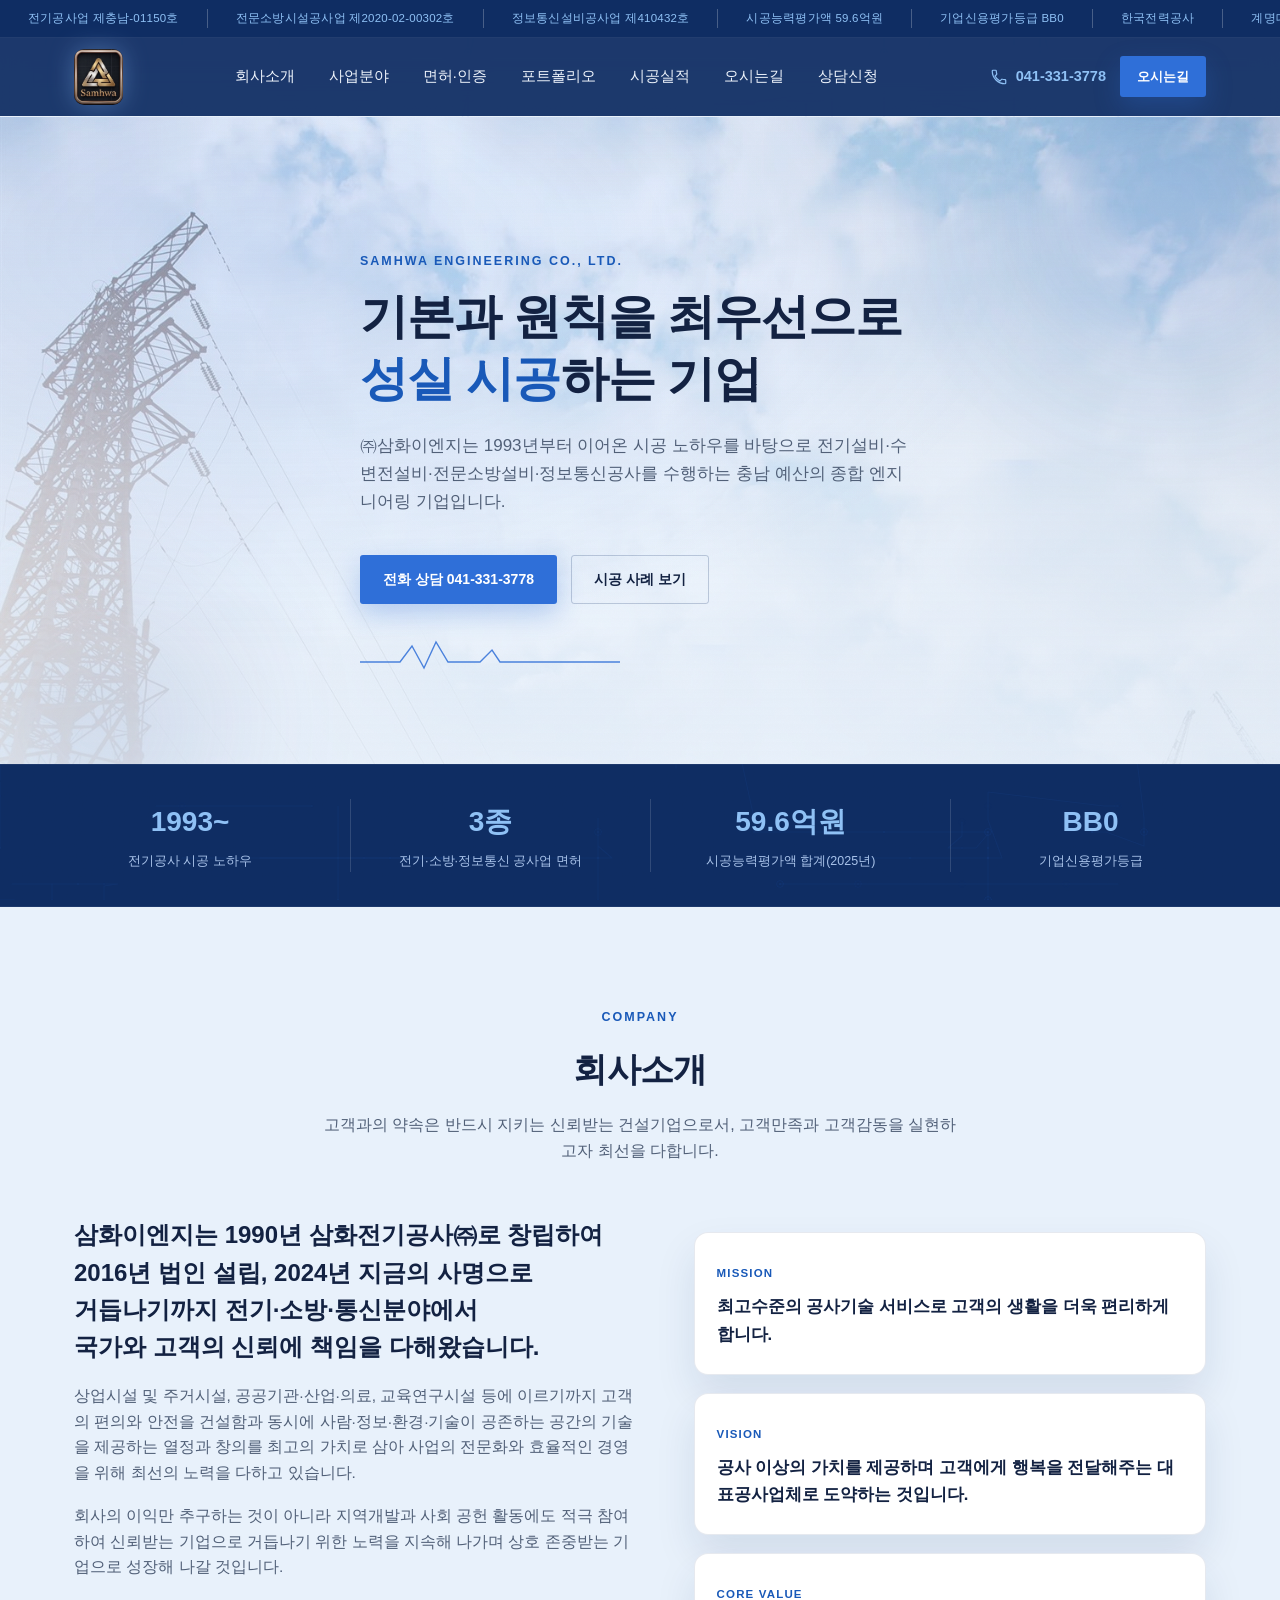
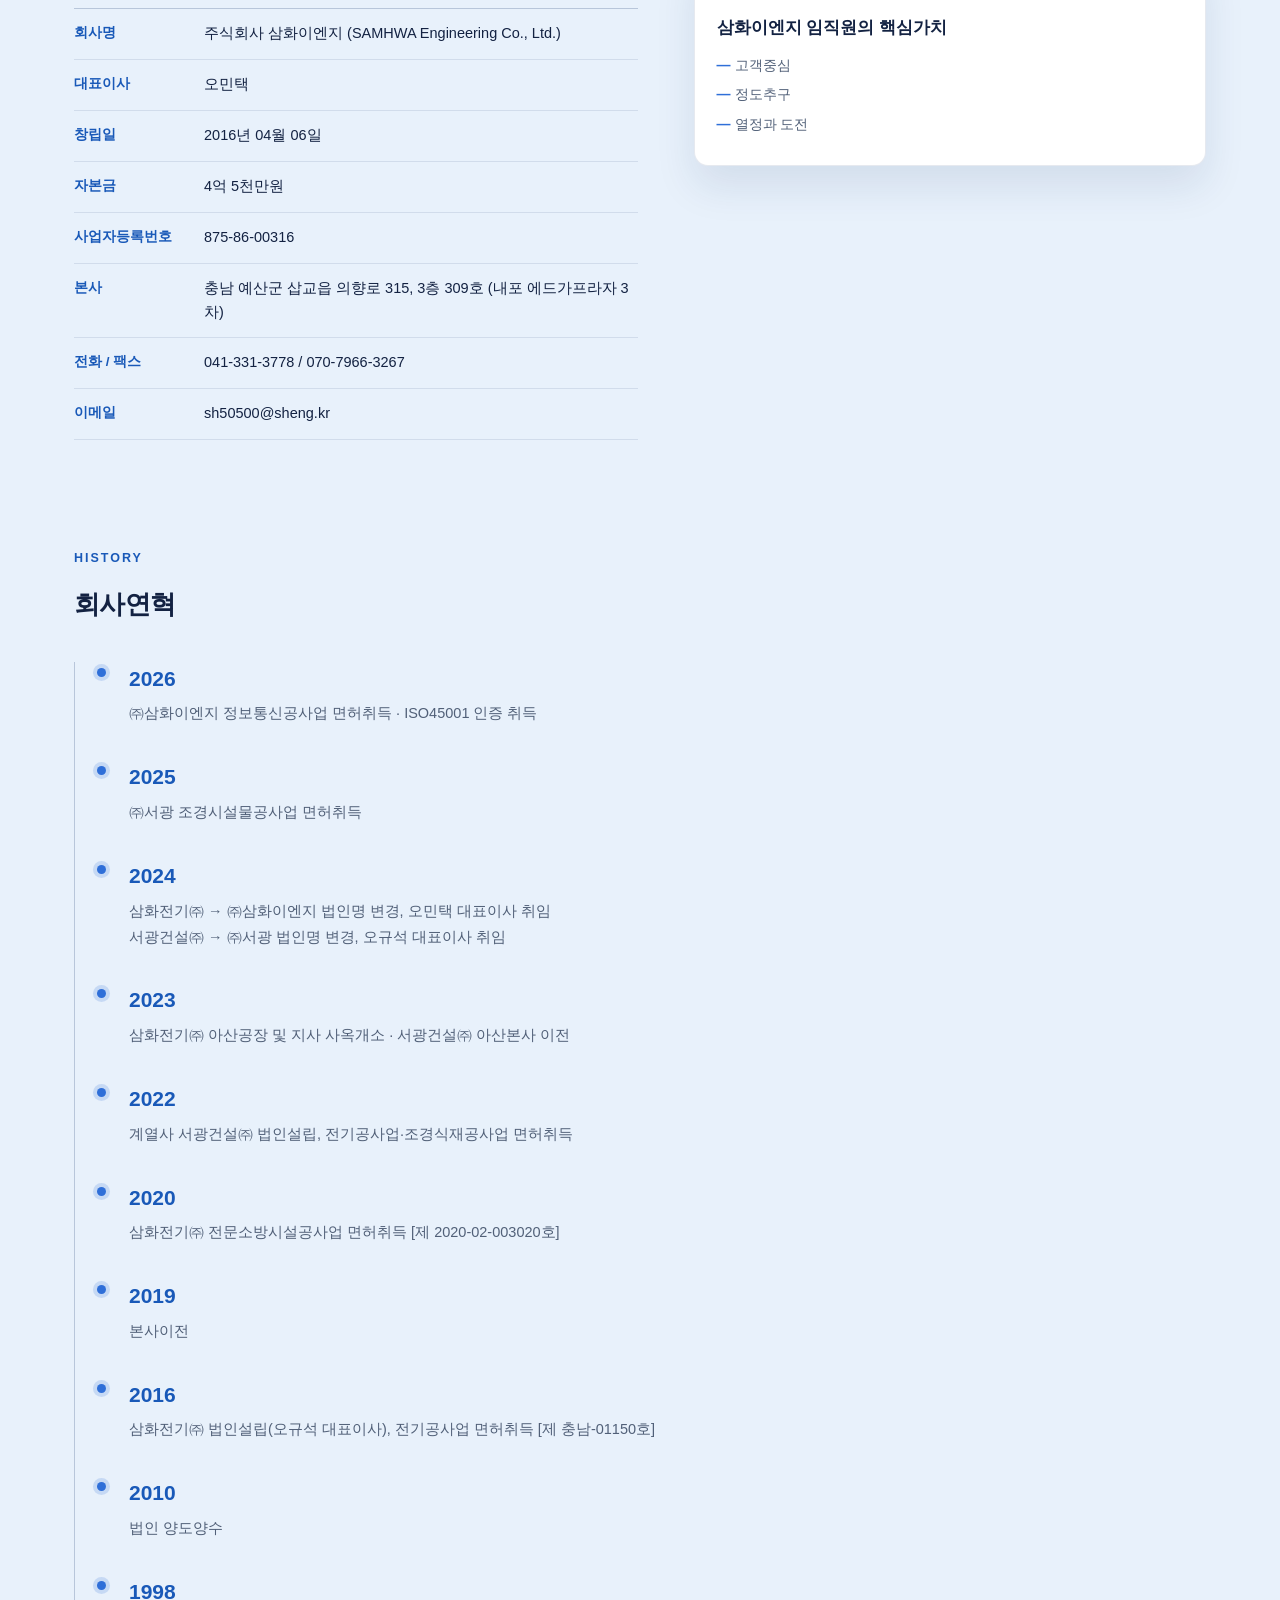
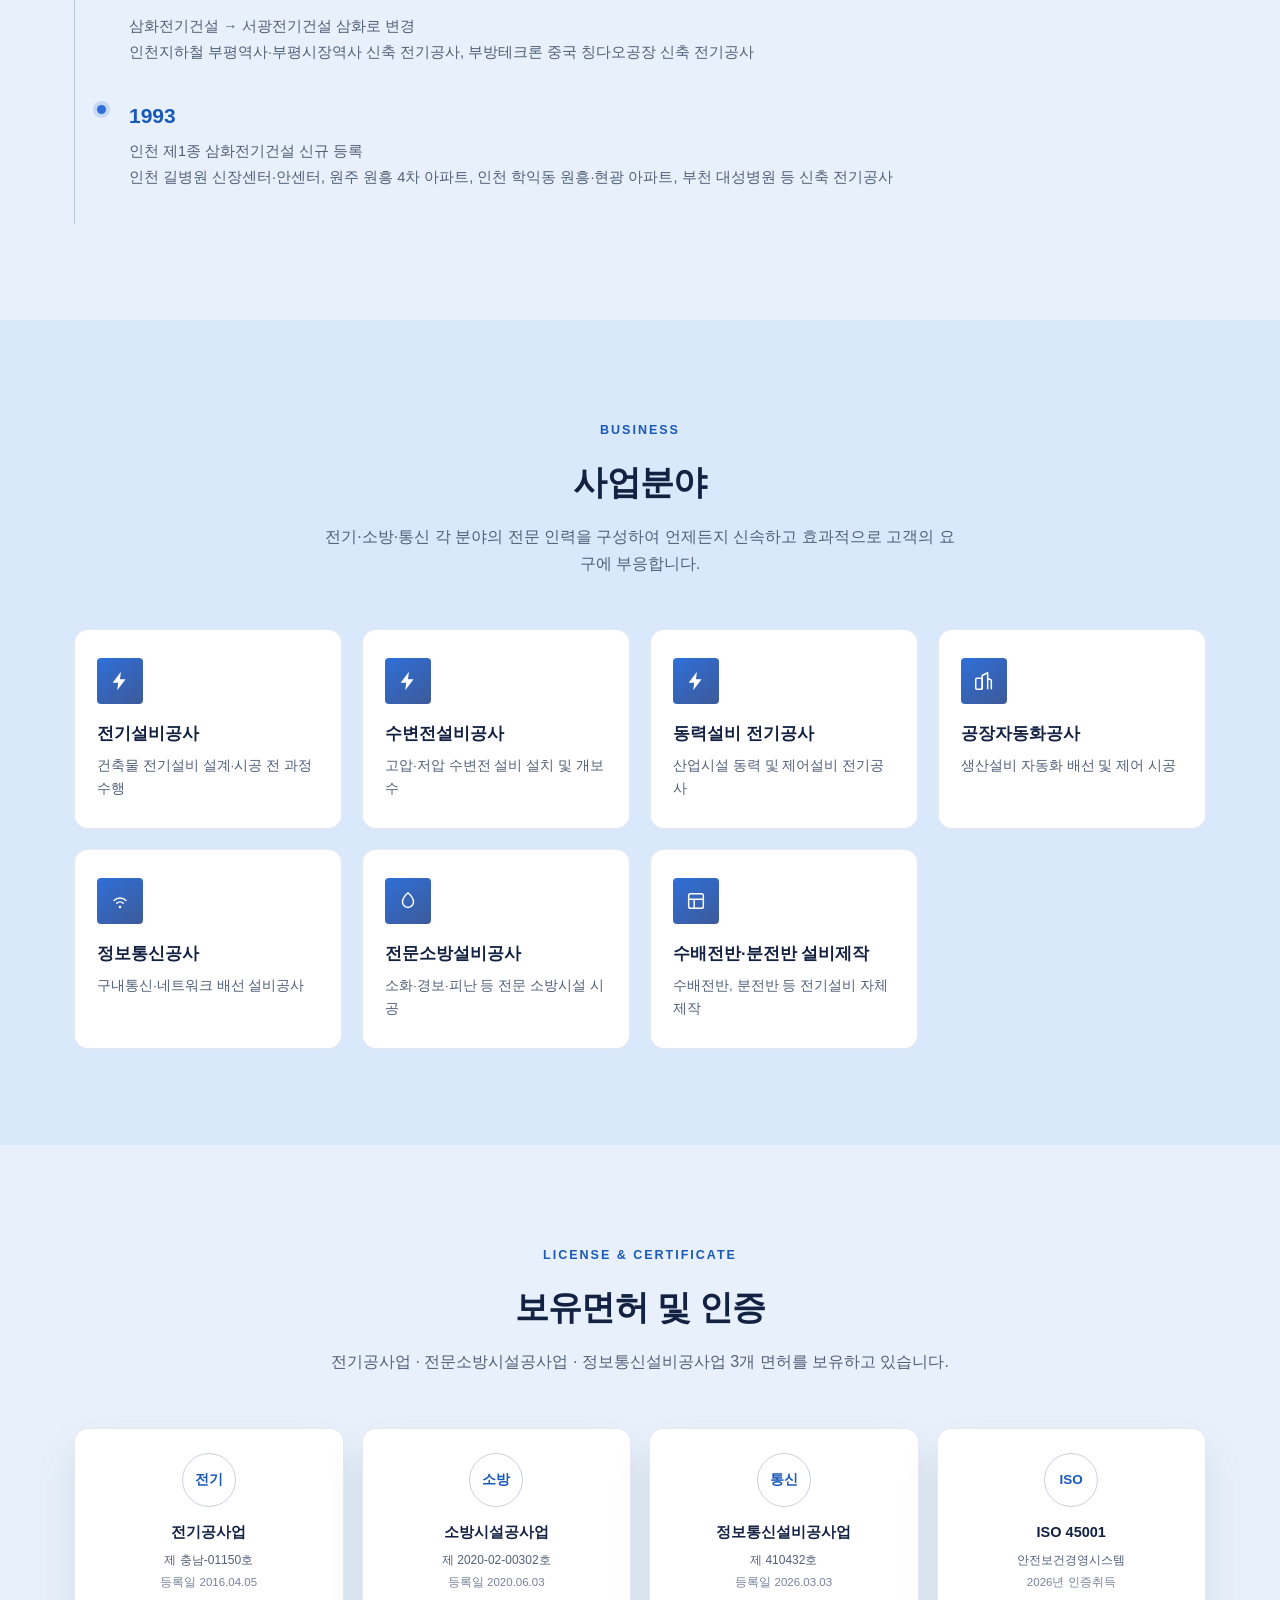
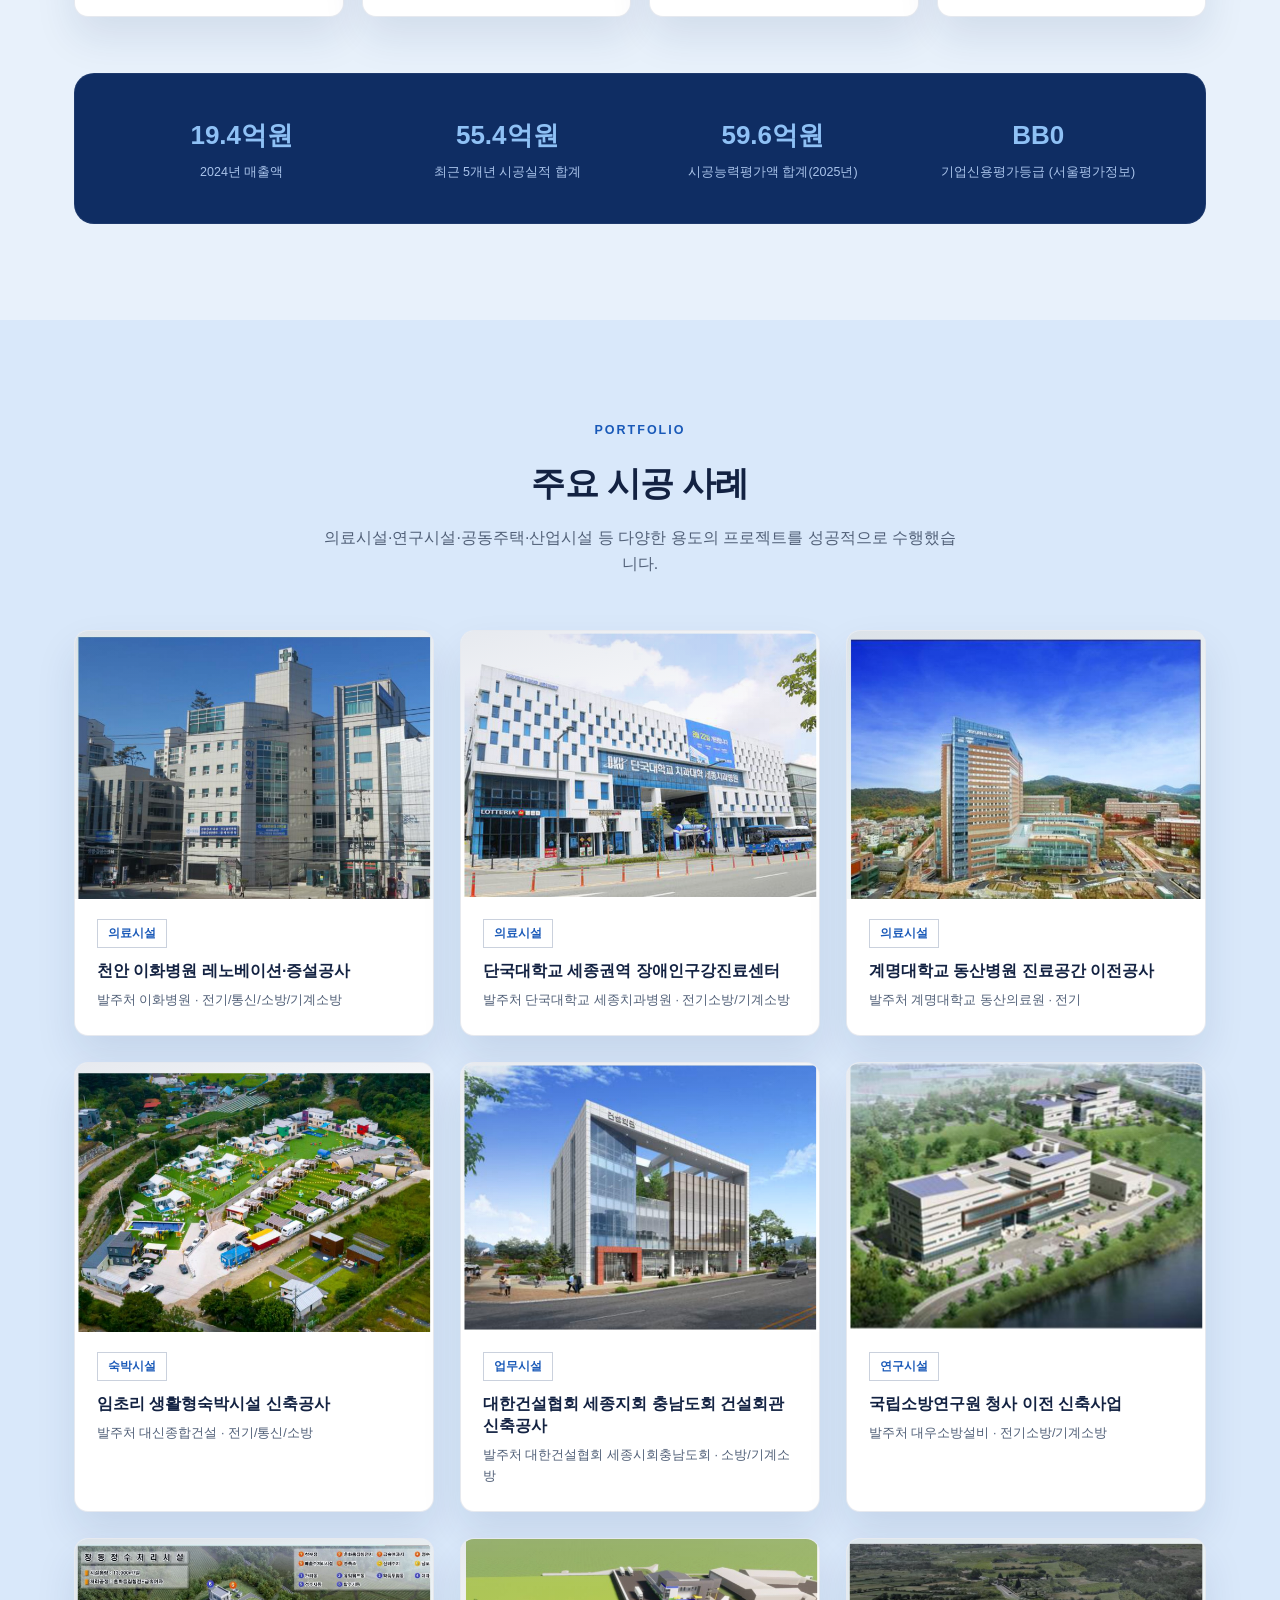
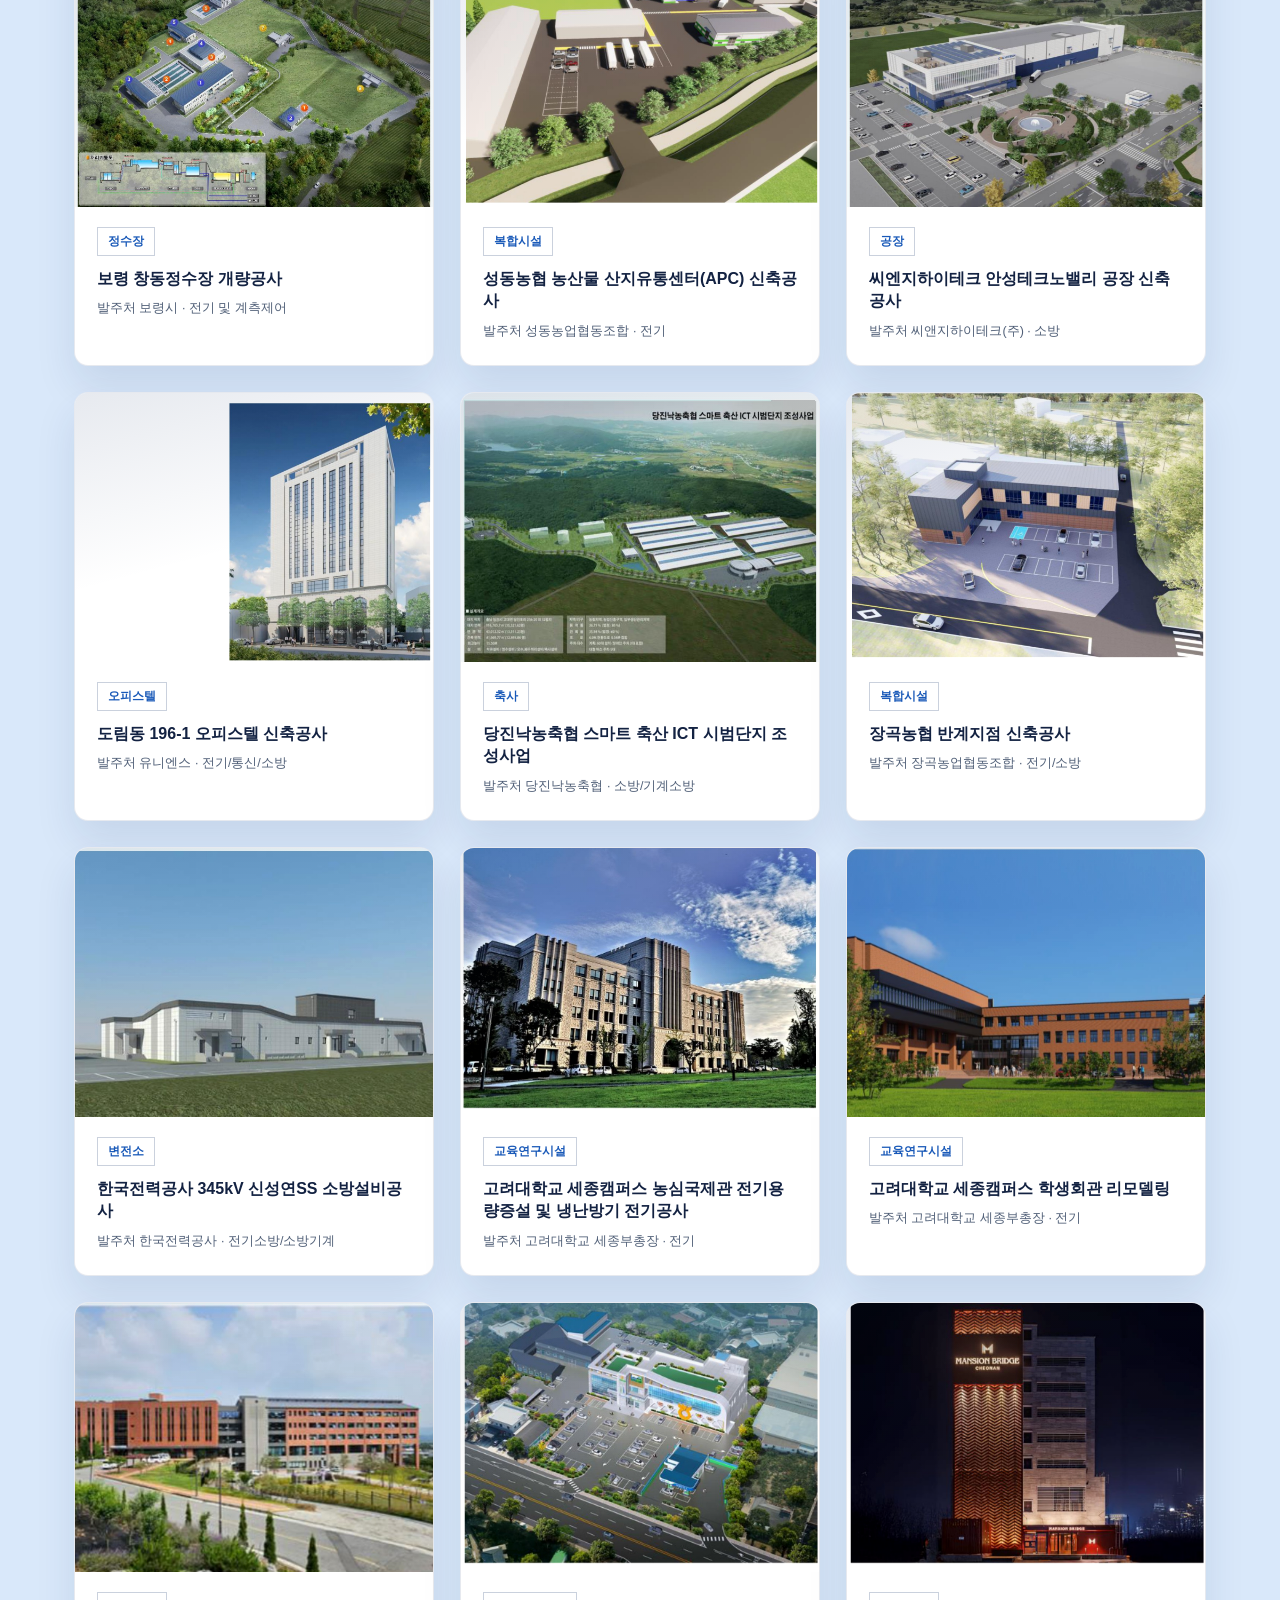
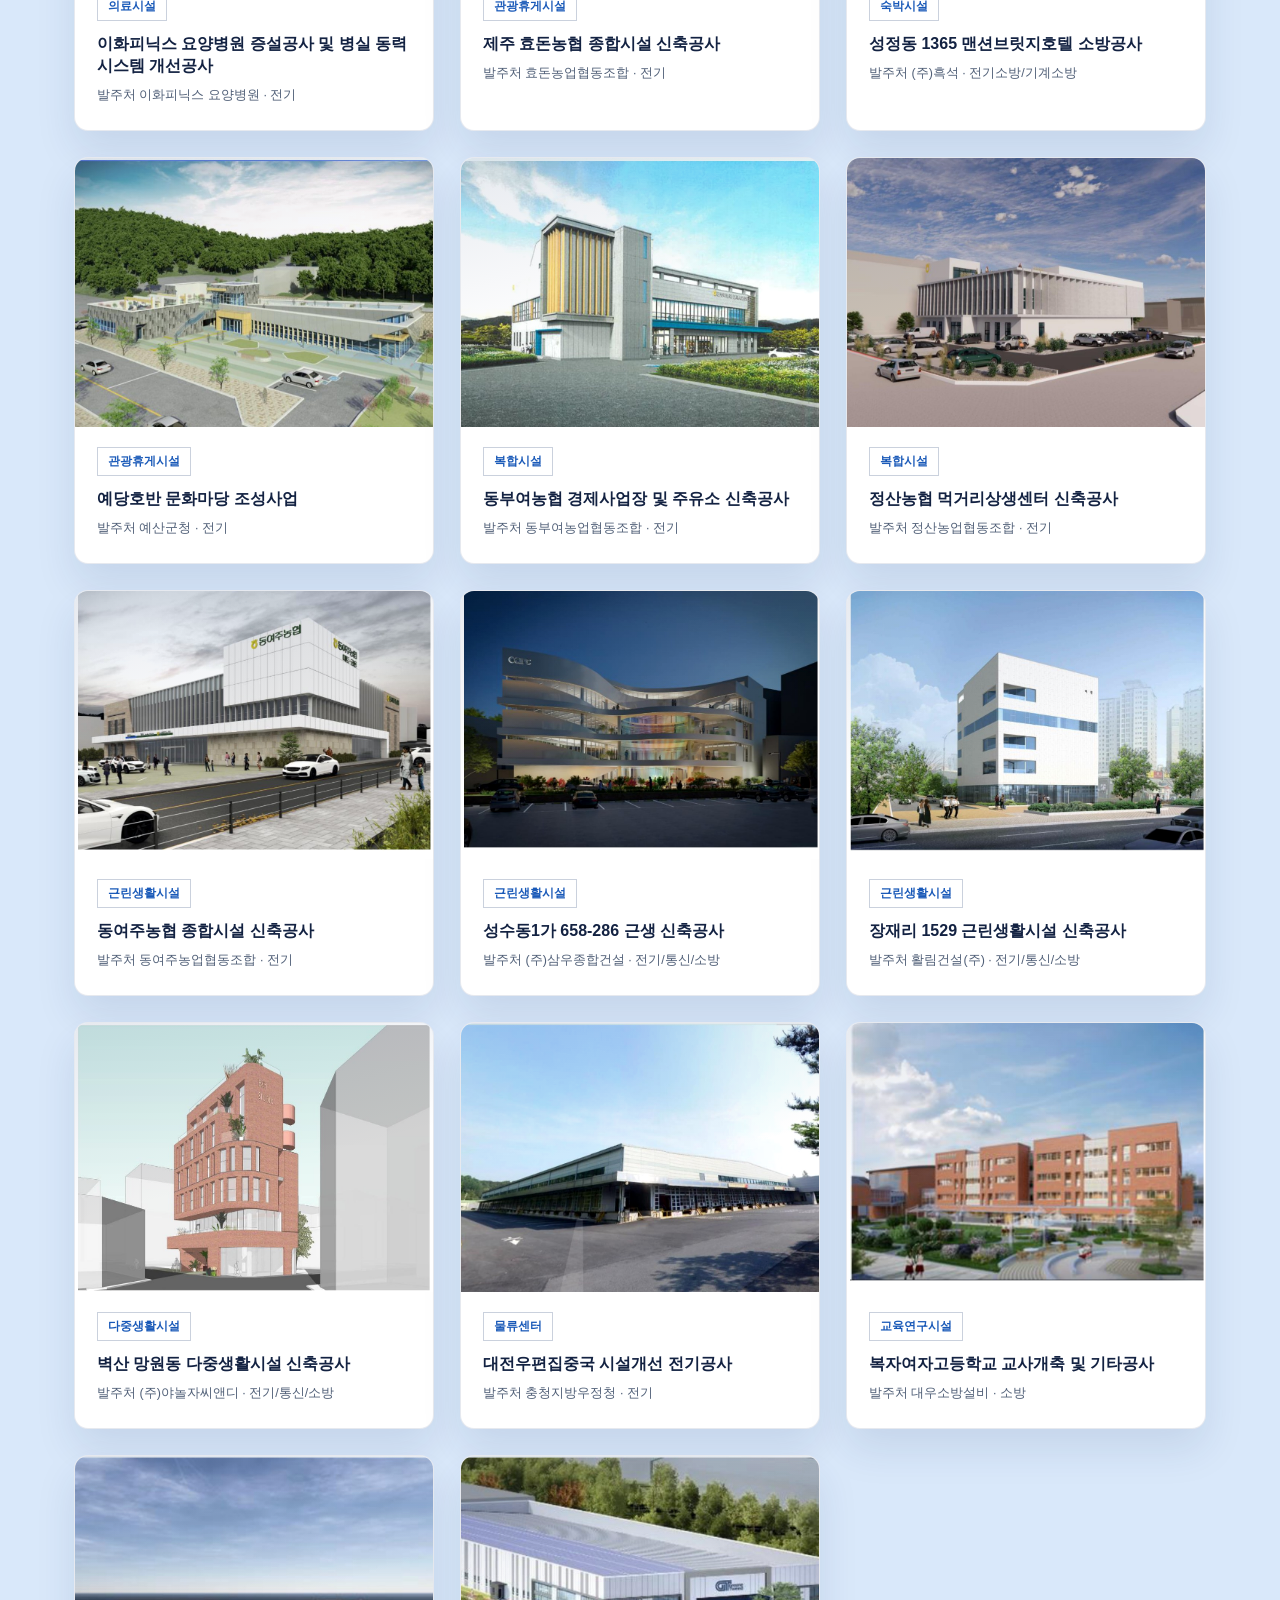
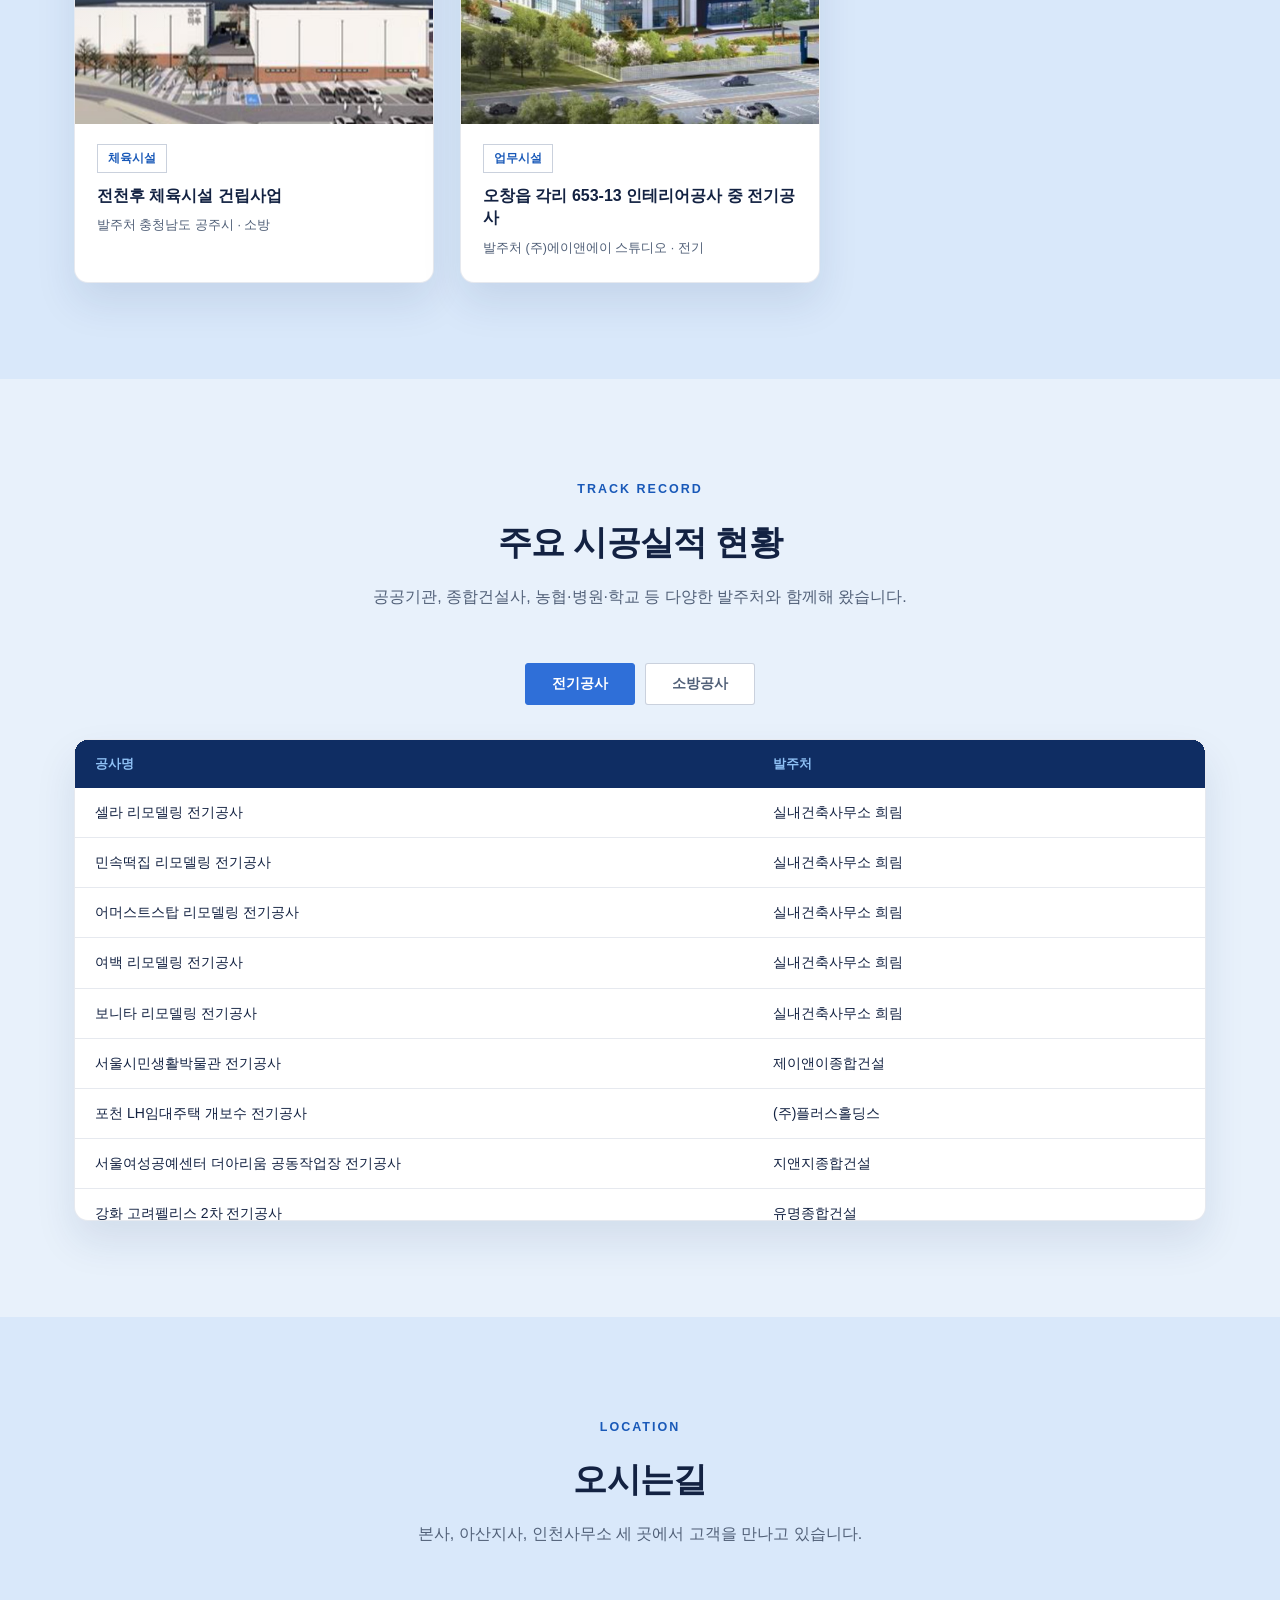
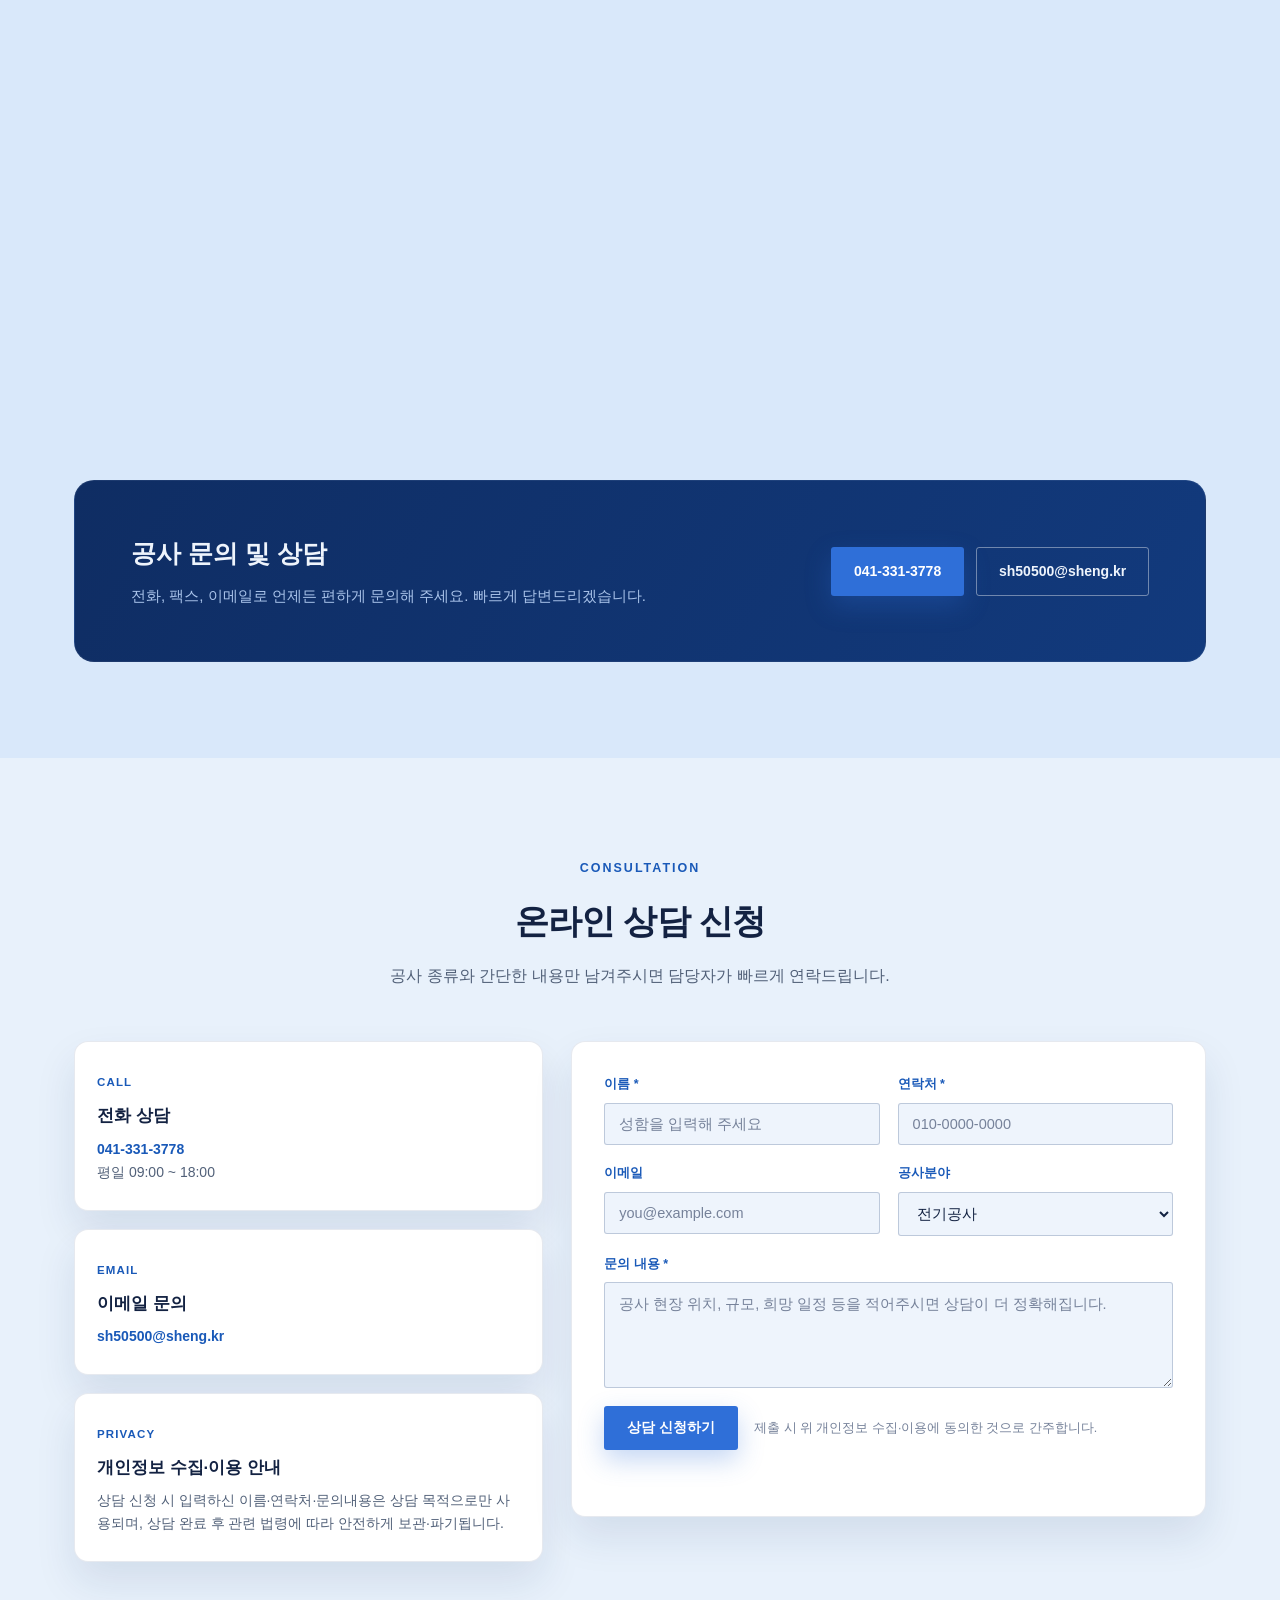
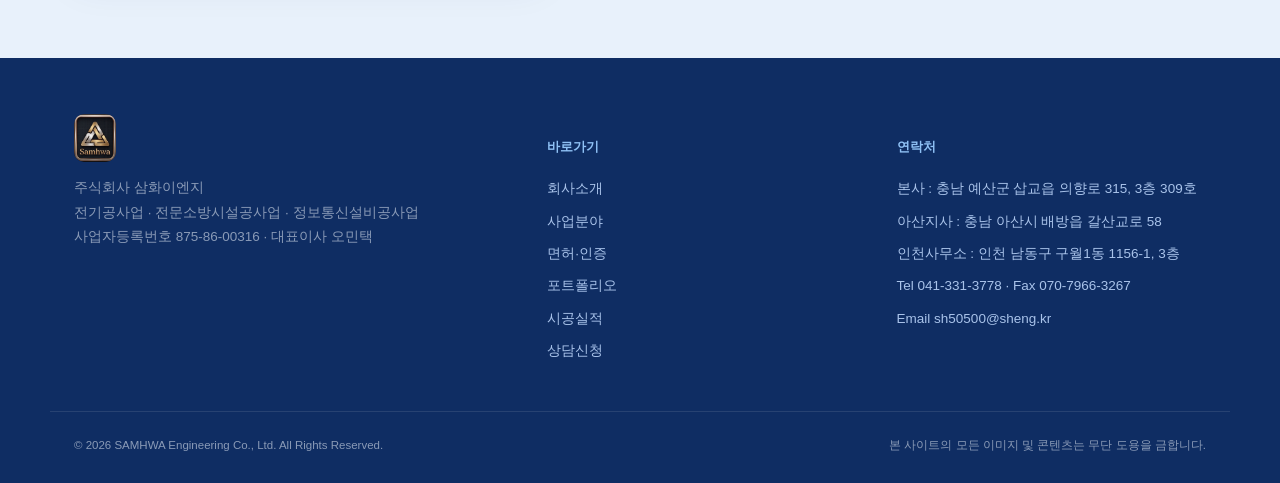
<file: index.html>
<!DOCTYPE html>
<html lang="ko">
<head>
<meta charset="UTF-8" />
<meta name="viewport" content="width=device-width, initial-scale=1.0" />
<title>(주)삼화이엔지 | 전기공사·소방설비·정보통신공사 전문기업</title>
<meta name="description" content="㈜삼화이엔지는 1993년부터 이어온 시공 노하우로 전기설비공사, 수변전설비공사, 전문소방설비공사, 정보통신공사를 수행하는 충남 예산 소재 종합 엔지니어링 기업입니다." />
<meta property="og:title" content="(주)삼화이엔지 | 기본과 원칙을 최우선으로, 성실 시공하는 기업" />
<meta property="og:description" content="전기공사업 · 전문소방시설공사업 · 정보통신공사업 면허 보유. 병원·연구시설·공동주택·산업시설 등 다양한 시공 실적." />
<meta property="og:type" content="website" />
<meta name="theme-color" content="#0d0d0e" />
<link rel="icon" type="image/png" href="assets/img/favicon.png" />
<link rel="stylesheet" href="css/style.css" />
</head>
<body>

<canvas id="bgCanvas" class="bg-canvas" aria-hidden="true"></canvas>
<div class="grain-overlay" aria-hidden="true"></div>

<div class="ticker" aria-hidden="true">
  <div class="ticker-track" id="tickerTrack">
    <span>전기공사업 제충남-01150호</span>
    <span>전문소방시설공사업 제2020-02-00302호</span>
    <span>정보통신설비공사업 제410432호</span>
    <span>시공능력평가액 59.6억원</span>
    <span>기업신용평가등급 BB0</span>
    <span>한국전력공사</span>
    <span>계명대학교 동산병원</span>
    <span>단국대학교 세종치과병원</span>
    <span>국립소방연구원</span>
    <span>ISO45001 인증</span>
    <span>전기공사업 제충남-01150호</span>
    <span>전문소방시설공사업 제2020-02-00302호</span>
    <span>정보통신설비공사업 제410432호</span>
    <span>시공능력평가액 59.6억원</span>
    <span>기업신용평가등급 BB0</span>
    <span>한국전력공사</span>
    <span>계명대학교 동산병원</span>
    <span>단국대학교 세종치과병원</span>
    <span>국립소방연구원</span>
    <span>ISO45001 인증</span>
  </div>
</div>

<header class="site-header">
  <div class="container nav">
    <a href="#top" class="brand"><img src="assets/img/logo.png" alt="삼화이엔지 로고" /></a>
    <nav class="menu">
      <a href="#about">회사소개</a>
      <a href="#business">사업분야</a>
      <a href="#license">면허·인증</a>
      <a href="#portfolio">포트폴리오</a>
      <a href="#performance">시공실적</a>
      <a href="#location">오시는길</a>
      <a href="#consult">상담신청</a>
    </nav>
    <div class="nav-actions">
      <a href="tel:041-331-3778" class="tel-link">
        <svg width="18" height="18" viewBox="0 0 24 24" fill="none"><path d="M6.6 10.8c1.4 2.8 3.8 5.1 6.6 6.6l2.2-2.2c.3-.3.7-.4 1-.2 1.1.4 2.3.6 3.6.6.6 0 1 .4 1 1V20c0 .6-.4 1-1 1C10.6 21 3 13.4 3 4c0-.6.4-1 1-1h3.4c.6 0 1 .4 1 1 0 1.3.2 2.5.6 3.6.1.4 0 .8-.2 1.1L6.6 10.8Z" stroke="currentColor" stroke-width="1.6"/></svg>
        041-331-3778
      </a>
      <a href="#location" class="btn btn-primary btn-sm btn-magnetic">오시는길</a>
      <button class="mobile-toggle" aria-label="메뉴 열기">
        <svg width="26" height="26" viewBox="0 0 24 24" fill="none"><path d="M4 7h16M4 12h16M4 17h16" stroke="currentColor" stroke-width="2" stroke-linecap="round"/></svg>
      </button>
    </div>
  </div>
</header>

<main id="top">

  <!-- HERO -->
  <section class="hero">
    <div class="container hero-inner">
      <span class="eyebrow">SAMHWA ENGINEERING CO., LTD.</span>
      <h1>기본과 원칙을 최우선으로<br /><b>성실 시공</b>하는 기업</h1>
      <p>㈜삼화이엔지는 1993년부터 이어온 시공 노하우를 바탕으로 전기설비·수변전설비·전문소방설비·정보통신공사를 수행하는 충남 예산의 종합 엔지니어링 기업입니다.</p>
      <div class="hero-actions">
        <a href="tel:041-331-3778" class="btn btn-primary btn-magnetic">전화 상담 041-331-3778</a>
        <a href="#portfolio" class="btn btn-outline btn-magnetic">시공 사례 보기</a>
      </div>
      <svg class="hero-line" data-draw width="260" height="34" viewBox="0 0 260 34" aria-hidden="true">
        <path d="M0 24 L40 24 L52 8 L64 30 L76 4 L88 24 L120 24 L132 12 L140 24 L260 24" />
      </svg>
    </div>
  </section>

  <div class="trust-strip">
    <div class="container trust-grid">
      <div class="trust-item">
        <div class="trust-num"><span class="stat-num" data-count>1993</span>~</div>
        <div class="trust-label">전기공사 시공 노하우</div>
      </div>
      <div class="trust-item">
        <div class="trust-num"><span class="stat-num" data-count>3</span>종</div>
        <div class="trust-label">전기·소방·정보통신 공사업 면허</div>
      </div>
      <div class="trust-item">
        <div class="trust-num"><span class="stat-num" data-count>59.6</span>억원</div>
        <div class="trust-label">시공능력평가액 합계(2025년)</div>
      </div>
      <div class="trust-item">
        <div class="trust-num"><span class="stat-num" data-decode>BB0</span></div>
        <div class="trust-label">기업신용평가등급</div>
      </div>
    </div>
  </div>

  <!-- 회사소개 -->
  <section class="section" id="about">
    <div class="container">
      <div class="section-head">
        <span class="eyebrow">Company</span>
        <h2>회사소개</h2>
        <p>고객과의 약속은 반드시 지키는 신뢰받는 건설기업으로서, 고객만족과 고객감동을 실현하고자 최선을 다합니다.</p>
      </div>

      <div class="about-grid" data-reveal>
        <div class="about-copy">
          <h3>삼화이엔지는 1990년 삼화전기공사㈜로 창립하여<br/>2016년 법인 설립, 2024년 지금의 사명으로<br/>거듭나기까지 전기·소방·통신분야에서<br/>국가와 고객의 신뢰에 책임을 다해왔습니다.</h3>
          <p>상업시설 및 주거시설, 공공기관·산업·의료, 교육연구시설 등에 이르기까지 고객의 편의와 안전을 건설함과 동시에 사람·정보·환경·기술이 공존하는 공간의 기술을 제공하는 열정과 창의를 최고의 가치로 삼아 사업의 전문화와 효율적인 경영을 위해 최선의 노력을 다하고 있습니다.</p>
          <p>회사의 이익만 추구하는 것이 아니라 지역개발과 사회 공헌 활동에도 적극 참여하여 신뢰받는 기업으로 거듭나기 위한 노력을 지속해 나가며 상호 존중받는 기업으로 성장해 나갈 것입니다.</p>

          <dl class="info-table">
            <div><dt>회사명</dt><dd>주식회사 삼화이엔지 (SAMHWA Engineering Co., Ltd.)</dd></div>
            <div><dt>대표이사</dt><dd>오민택</dd></div>
            <div><dt>창립일</dt><dd>2016년 04월 06일</dd></div>
            <div><dt>자본금</dt><dd>4억 5천만원</dd></div>
            <div><dt>사업자등록번호</dt><dd>875-86-00316</dd></div>
            <div><dt>본사</dt><dd>충남 예산군 삽교읍 의향로 315, 3층 309호 (내포 에드가프라자 3차)</dd></div>
            <div><dt>전화 / 팩스</dt><dd>041-331-3778 / 070-7966-3267</dd></div>
            <div><dt>이메일</dt><dd>sh50500@sheng.kr</dd></div>
          </dl>
        </div>

        <div>
          <div class="value-cards" style="grid-template-columns:1fr">
            <div class="value-card">
              <span class="tag">MISSION</span>
              <h4>최고수준의 공사기술 서비스로 고객의 생활을 더욱 편리하게 합니다.</h4>
            </div>
            <div class="value-card">
              <span class="tag">VISION</span>
              <h4>공사 이상의 가치를 제공하며 고객에게 행복을 전달해주는 대표공사업체로 도약하는 것입니다.</h4>
            </div>
            <div class="value-card">
              <span class="tag">CORE VALUE</span>
              <h4>삼화이엔지 임직원의 핵심가치</h4>
              <ul>
                <li>고객중심</li>
                <li>정도추구</li>
                <li>열정과 도전</li>
              </ul>
            </div>
          </div>
        </div>
      </div>

      <!-- 연혁 -->
      <div style="margin-top:88px" data-reveal>
        <div class="section-head left" style="margin-bottom:36px">
          <span class="eyebrow">History</span>
          <h2 style="font-size:26px">회사연혁</h2>
        </div>
        <div class="timeline">
          <div class="tl-item">
            <div class="tl-year">2026</div>
            <p>㈜삼화이엔지 정보통신공사업 면허취득 · ISO45001 인증 취득</p>
          </div>
          <div class="tl-item">
            <div class="tl-year">2025</div>
            <p>㈜서광 조경시설물공사업 면허취득</p>
          </div>
          <div class="tl-item">
            <div class="tl-year">2024</div>
            <p>삼화전기㈜ → ㈜삼화이엔지 법인명 변경, 오민택 대표이사 취임</p>
            <p>서광건설㈜ → ㈜서광 법인명 변경, 오규석 대표이사 취임</p>
          </div>
          <div class="tl-item">
            <div class="tl-year">2023</div>
            <p>삼화전기㈜ 아산공장 및 지사 사옥개소 · 서광건설㈜ 아산본사 이전</p>
          </div>
          <div class="tl-item">
            <div class="tl-year">2022</div>
            <p>계열사 서광건설㈜ 법인설립, 전기공사업·조경식재공사업 면허취득</p>
          </div>
          <div class="tl-item">
            <div class="tl-year">2020</div>
            <p>삼화전기㈜ 전문소방시설공사업 면허취득 [제 2020-02-003020호]</p>
          </div>
          <div class="tl-item">
            <div class="tl-year">2019</div>
            <p>본사이전</p>
          </div>
          <div class="tl-item">
            <div class="tl-year">2016</div>
            <p>삼화전기㈜ 법인설립(오규석 대표이사), 전기공사업 면허취득 [제 충남-01150호]</p>
          </div>
          <div class="tl-item">
            <div class="tl-year">2010</div>
            <p>법인 양도양수</p>
          </div>
          <div class="tl-item">
            <div class="tl-year">1998</div>
            <p>삼화전기건설 → 서광전기건설 삼화로 변경</p>
            <p>인천지하철 부평역사·부평시장역사 신축 전기공사, 부방테크론 중국 칭다오공장 신축 전기공사</p>
          </div>
          <div class="tl-item">
            <div class="tl-year">1993</div>
            <p>인천 제1종 삼화전기건설 신규 등록</p>
            <p>인천 길병원 신장센터·안센터, 원주 원흥 4차 아파트, 인천 학익동 원흥·현광 아파트, 부천 대성병원 등 신축 전기공사</p>
          </div>
        </div>
      </div>
    </div>
  </section>

  <!-- 사업분야 -->
  <section class="section alt" id="business">
    <div class="container">
      <div class="section-head">
        <span class="eyebrow">Business</span>
        <h2>사업분야</h2>
        <p>전기·소방·통신 각 분야의 전문 인력을 구성하여 언제든지 신속하고 효과적으로 고객의 요구에 부응합니다.</p>
      </div>
      <div class="biz-grid" data-reveal>
        <div class="biz-card">
          <div class="biz-icon"><svg width="22" height="22" viewBox="0 0 24 24" fill="none"><path d="M13 2 4 14h6l-1 8 9-12h-6l1-8Z" fill="currentColor"/></svg></div>
          <h4>전기설비공사</h4>
          <p>건축물 전기설비 설계·시공 전 과정 수행</p>
        </div>
        <div class="biz-card">
          <div class="biz-icon"><svg width="22" height="22" viewBox="0 0 24 24" fill="none"><path d="M13 2 4 14h6l-1 8 9-12h-6l1-8Z" fill="currentColor"/></svg></div>
          <h4>수변전설비공사</h4>
          <p>고압·저압 수변전 설비 설치 및 개보수</p>
        </div>
        <div class="biz-card">
          <div class="biz-icon"><svg width="22" height="22" viewBox="0 0 24 24" fill="none"><path d="M13 2 4 14h6l-1 8 9-12h-6l1-8Z" fill="currentColor"/></svg></div>
          <h4>동력설비 전기공사</h4>
          <p>산업시설 동력 및 제어설비 전기공사</p>
        </div>
        <div class="biz-card">
          <div class="biz-icon"><svg width="22" height="22" viewBox="0 0 24 24" fill="none"><rect x="3" y="9" width="7" height="12" rx="1" stroke="currentColor" stroke-width="1.6"/><path d="M10 21V6l6-3v18M16 21V9l4 2v10" stroke="currentColor" stroke-width="1.6" stroke-linejoin="round"/></svg></div>
          <h4>공장자동화공사</h4>
          <p>생산설비 자동화 배선 및 제어 시공</p>
        </div>
        <div class="biz-card">
          <div class="biz-icon"><svg width="22" height="22" viewBox="0 0 24 24" fill="none"><path d="M12 20a1.4 1.4 0 1 0 0-2.8 1.4 1.4 0 0 0 0 2.8Z" fill="currentColor"/><path d="M8.5 14.5a5 5 0 0 1 7 0M5.5 11.5a9 9 0 0 1 13 0" stroke="currentColor" stroke-width="1.6" stroke-linecap="round"/></svg></div>
          <h4>정보통신공사</h4>
          <p>구내통신·네트워크 배선 설비공사</p>
        </div>
        <div class="biz-card">
          <div class="biz-icon"><svg width="22" height="22" viewBox="0 0 24 24" fill="none"><path d="M12 3s6 5.5 6 10a6 6 0 1 1-12 0c0-4.5 6-10 6-10Z" stroke="currentColor" stroke-width="1.6" stroke-linejoin="round"/></svg></div>
          <h4>전문소방설비공사</h4>
          <p>소화·경보·피난 등 전문 소방시설 시공</p>
        </div>
        <div class="biz-card">
          <div class="biz-icon"><svg width="22" height="22" viewBox="0 0 24 24" fill="none"><rect x="4" y="4" width="16" height="16" rx="2" stroke="currentColor" stroke-width="1.6"/><path d="M4 10h16M10 10v10" stroke="currentColor" stroke-width="1.6"/></svg></div>
          <h4>수배전반·분전반 설비제작</h4>
          <p>수배전반, 분전반 등 전기설비 자체 제작</p>
        </div>
      </div>
    </div>
  </section>

  <!-- 면허/인증 -->
  <section class="section" id="license">
    <div class="container">
      <div class="section-head">
        <span class="eyebrow">License &amp; Certificate</span>
        <h2>보유면허 및 인증</h2>
        <p>전기공사업 · 전문소방시설공사업 · 정보통신설비공사업 3개 면허를 보유하고 있습니다.</p>
      </div>
      <div class="cert-grid" data-reveal>
        <div class="cert-card">
          <div class="badge">전기</div>
          <h4>전기공사업</h4>
          <div class="num">제 충남-01150호</div>
          <div class="date">등록일 2016.04.05</div>
        </div>
        <div class="cert-card">
          <div class="badge">소방</div>
          <h4>소방시설공사업</h4>
          <div class="num">제 2020-02-00302호</div>
          <div class="date">등록일 2020.06.03</div>
        </div>
        <div class="cert-card">
          <div class="badge">통신</div>
          <h4>정보통신설비공사업</h4>
          <div class="num">제 410432호</div>
          <div class="date">등록일 2026.03.03</div>
        </div>
        <div class="cert-card">
          <div class="badge">ISO</div>
          <h4>ISO 45001</h4>
          <div class="num">안전보건경영시스템</div>
          <div class="date">2026년 인증취득</div>
        </div>
      </div>

      <div class="finance-strip" data-reveal>
        <div class="finance-item">
          <div class="finance-num"><span class="stat-num" data-count>19.4</span>억원</div>
          <div class="finance-label">2024년 매출액</div>
        </div>
        <div class="finance-item">
          <div class="finance-num"><span class="stat-num" data-count>55.4</span>억원</div>
          <div class="finance-label">최근 5개년 시공실적 합계</div>
        </div>
        <div class="finance-item">
          <div class="finance-num"><span class="stat-num" data-count>59.6</span>억원</div>
          <div class="finance-label">시공능력평가액 합계(2025년)</div>
        </div>
        <div class="finance-item">
          <div class="finance-num"><span class="stat-num" data-decode>BB0</span></div>
          <div class="finance-label">기업신용평가등급 (서울평가정보)</div>
        </div>
      </div>
    </div>
  </section>

  <!-- 포트폴리오 -->
  <section class="section alt" id="portfolio">
    <div class="container">
      <div class="section-head">
        <span class="eyebrow">Portfolio</span>
        <h2>주요 시공 사례</h2>
        <p>의료시설·연구시설·공동주택·산업시설 등 다양한 용도의 프로젝트를 성공적으로 수행했습니다.</p>
      </div>
      <div class="pf-grid" data-reveal>

        <article class="pf-card">
          <div class="pf-thumb"><img src="assets/img/proj_ihwa.jpg" alt="천안 이화병원" loading="lazy" /></div>
          <div class="pf-body">
            <span class="pf-cat">의료시설</span>
            <h4>천안 이화병원 레노베이션·증설공사</h4>
            <p class="pf-meta">발주처 이화병원 · 전기/통신/소방/기계소방</p>
          </div>
        </article>

        <article class="pf-card">
          <div class="pf-thumb"><img src="assets/img/proj_dankook.jpg" alt="단국대학교 세종치과병원" loading="lazy" /></div>
          <div class="pf-body">
            <span class="pf-cat">의료시설</span>
            <h4>단국대학교 세종권역 장애인구강진료센터</h4>
            <p class="pf-meta">발주처 단국대학교 세종치과병원 · 전기소방/기계소방</p>
          </div>
        </article>

        <article class="pf-card">
          <div class="pf-thumb"><img src="assets/img/proj_keimyung.jpg" alt="계명대학교 동산병원" loading="lazy" /></div>
          <div class="pf-body">
            <span class="pf-cat">의료시설</span>
            <h4>계명대학교 동산병원 진료공간 이전공사</h4>
            <p class="pf-meta">발주처 계명대학교 동산의료원 · 전기</p>
          </div>
        </article>

        <article class="pf-card">
          <div class="pf-thumb"><img src="assets/img/proj_glamping.jpg" alt="임초리 생활형숙박시설" loading="lazy" /></div>
          <div class="pf-body">
            <span class="pf-cat">숙박시설</span>
            <h4>임초리 생활형숙박시설 신축공사</h4>
            <p class="pf-meta">발주처 대신종합건설 · 전기/통신/소방</p>
          </div>
        </article>

        <article class="pf-card">
          <div class="pf-thumb"><img src="assets/img/proj_gunhyeophoe.jpg" alt="대한건설협회 세종지회 충남도회 건설회관" loading="lazy" /></div>
          <div class="pf-body">
            <span class="pf-cat">업무시설</span>
            <h4>대한건설협회 세종지회 충남도회 건설회관 신축공사</h4>
            <p class="pf-meta">발주처 대한건설협회 세종시회충남도회 · 소방/기계소방</p>
          </div>
        </article>

        <article class="pf-card">
          <div class="pf-thumb"><img src="assets/img/proj_fireresearch.jpg" alt="국립소방연구원 청사" loading="lazy" /></div>
          <div class="pf-body">
            <span class="pf-cat">연구시설</span>
            <h4>국립소방연구원 청사 이전 신축사업</h4>
            <p class="pf-meta">발주처 대우소방설비 · 전기소방/기계소방</p>
          </div>
        </article>

        <article class="pf-card">
          <div class="pf-thumb"><img src="assets/img/proj_boryeong.jpg" alt="보령 창동정수장" loading="lazy" /></div>
          <div class="pf-body">
            <span class="pf-cat">정수장</span>
            <h4>보령 창동정수장 개량공사</h4>
            <p class="pf-meta">발주처 보령시 · 전기 및 계측제어</p>
          </div>
        </article>

        <article class="pf-card">
          <div class="pf-thumb"><img src="assets/img/proj_seongdong.jpg" alt="성동농협 농산물 산지유통센터" loading="lazy" /></div>
          <div class="pf-body">
            <span class="pf-cat">복합시설</span>
            <h4>성동농협 농산물 산지유통센터(APC) 신축공사</h4>
            <p class="pf-meta">발주처 성동농업협동조합 · 전기</p>
          </div>
        </article>

        <article class="pf-card">
          <div class="pf-thumb"><img src="assets/img/proj_cnghitech.jpg" alt="씨엔지하이테크 안성테크노밸리 공장" loading="lazy" /></div>
          <div class="pf-body">
            <span class="pf-cat">공장</span>
            <h4>씨엔지하이테크 안성테크노밸리 공장 신축공사</h4>
            <p class="pf-meta">발주처 씨앤지하이테크(주) · 소방</p>
          </div>
        </article>

        <article class="pf-card">
          <div class="pf-thumb"><img src="assets/img/proj_dorim.jpg" alt="도림동 196-1 오피스텔" loading="lazy" /></div>
          <div class="pf-body">
            <span class="pf-cat">오피스텔</span>
            <h4>도림동 196-1 오피스텔 신축공사</h4>
            <p class="pf-meta">발주처 유니엔스 · 전기/통신/소방</p>
          </div>
        </article>

        <article class="pf-card">
          <div class="pf-thumb"><img src="assets/img/proj_dangjin.jpg" alt="당진낙농축협 스마트 축산 ICT 시범단지" loading="lazy" /></div>
          <div class="pf-body">
            <span class="pf-cat">축사</span>
            <h4>당진낙농축협 스마트 축산 ICT 시범단지 조성사업</h4>
            <p class="pf-meta">발주처 당진낙농축협 · 소방/기계소방</p>
          </div>
        </article>

        <article class="pf-card">
          <div class="pf-thumb"><img src="assets/img/proj_janggok.jpg" alt="장곡농협 반계지점" loading="lazy" /></div>
          <div class="pf-body">
            <span class="pf-cat">복합시설</span>
            <h4>장곡농협 반계지점 신축공사</h4>
            <p class="pf-meta">발주처 장곡농업협동조합 · 전기/소방</p>
          </div>
        </article>

        <article class="pf-card">
          <div class="pf-thumb"><img src="assets/img/proj_kepco_sinseongyeon.jpg" alt="한국전력공사 345kV 신성연SS" loading="lazy" /></div>
          <div class="pf-body">
            <span class="pf-cat">변전소</span>
            <h4>한국전력공사 345kV 신성연SS 소방설비공사</h4>
            <p class="pf-meta">발주처 한국전력공사 · 전기소방/소방기계</p>
          </div>
        </article>

        <article class="pf-card">
          <div class="pf-thumb"><img src="assets/img/proj_korea_univ_nongshim.jpg" alt="고려대학교 세종캠퍼스 농심국제관" loading="lazy" /></div>
          <div class="pf-body">
            <span class="pf-cat">교육연구시설</span>
            <h4>고려대학교 세종캠퍼스 농심국제관 전기용량증설 및 냉난방기 전기공사</h4>
            <p class="pf-meta">발주처 고려대학교 세종부총장 · 전기</p>
          </div>
        </article>

        <article class="pf-card">
          <div class="pf-thumb"><img src="assets/img/proj_korea_univ_student.jpg" alt="고려대학교 세종캠퍼스 학생회관" loading="lazy" /></div>
          <div class="pf-body">
            <span class="pf-cat">교육연구시설</span>
            <h4>고려대학교 세종캠퍼스 학생회관 리모델링</h4>
            <p class="pf-meta">발주처 고려대학교 세종부총장 · 전기</p>
          </div>
        </article>

        <article class="pf-card">
          <div class="pf-thumb"><img src="assets/img/proj_ihwa_phoenix.jpg" alt="이화피닉스 요양병원" loading="lazy" /></div>
          <div class="pf-body">
            <span class="pf-cat">의료시설</span>
            <h4>이화피닉스 요양병원 증설공사 및 병실 동력시스템 개선공사</h4>
            <p class="pf-meta">발주처 이화피닉스 요양병원 · 전기</p>
          </div>
        </article>

        <article class="pf-card">
          <div class="pf-thumb"><img src="assets/img/proj_jeju_hyodon.jpg" alt="제주 효돈농협 종합시설" loading="lazy" /></div>
          <div class="pf-body">
            <span class="pf-cat">관광휴게시설</span>
            <h4>제주 효돈농협 종합시설 신축공사</h4>
            <p class="pf-meta">발주처 효돈농업협동조합 · 전기</p>
          </div>
        </article>

        <article class="pf-card">
          <div class="pf-thumb"><img src="assets/img/proj_seongjeong_hotel.jpg" alt="성정동 1365 맨션브릿지호텔" loading="lazy" /></div>
          <div class="pf-body">
            <span class="pf-cat">숙박시설</span>
            <h4>성정동 1365 맨션브릿지호텔 소방공사</h4>
            <p class="pf-meta">발주처 (주)흑석 · 전기소방/기계소방</p>
          </div>
        </article>

        <article class="pf-card">
          <div class="pf-thumb"><img src="assets/img/proj_yedang_lake.jpg" alt="예당호반 문화마당 조성사업" loading="lazy" /></div>
          <div class="pf-body">
            <span class="pf-cat">관광휴게시설</span>
            <h4>예당호반 문화마당 조성사업</h4>
            <p class="pf-meta">발주처 예산군청 · 전기</p>
          </div>
        </article>

        <article class="pf-card">
          <div class="pf-thumb"><img src="assets/img/proj_dongbuyeo_nh.jpg" alt="동부여농협 경제사업장 및 주유소" loading="lazy" /></div>
          <div class="pf-body">
            <span class="pf-cat">복합시설</span>
            <h4>동부여농협 경제사업장 및 주유소 신축공사</h4>
            <p class="pf-meta">발주처 동부여농업협동조합 · 전기</p>
          </div>
        </article>

        <article class="pf-card">
          <div class="pf-thumb"><img src="assets/img/proj_jeongsan_nh.jpg" alt="정산농협 먹거리상생센터" loading="lazy" /></div>
          <div class="pf-body">
            <span class="pf-cat">복합시설</span>
            <h4>정산농협 먹거리상생센터 신축공사</h4>
            <p class="pf-meta">발주처 정산농업협동조합 · 전기</p>
          </div>
        </article>

        <article class="pf-card">
          <div class="pf-thumb"><img src="assets/img/proj_dongyeoju_nh.jpg" alt="동여주농협 종합시설" loading="lazy" /></div>
          <div class="pf-body">
            <span class="pf-cat">근린생활시설</span>
            <h4>동여주농협 종합시설 신축공사</h4>
            <p class="pf-meta">발주처 동여주농업협동조합 · 전기</p>
          </div>
        </article>

        <article class="pf-card">
          <div class="pf-thumb"><img src="assets/img/proj_seongsu_geunsaeng.jpg" alt="성수동1가 658-286 근생" loading="lazy" /></div>
          <div class="pf-body">
            <span class="pf-cat">근린생활시설</span>
            <h4>성수동1가 658-286 근생 신축공사</h4>
            <p class="pf-meta">발주처 (주)삼우종합건설 · 전기/통신/소방</p>
          </div>
        </article>

        <article class="pf-card">
          <div class="pf-thumb"><img src="assets/img/proj_jangjae_geunsaeng.jpg" alt="장재리 1529 근린생활시설" loading="lazy" /></div>
          <div class="pf-body">
            <span class="pf-cat">근린생활시설</span>
            <h4>장재리 1529 근린생활시설 신축공사</h4>
            <p class="pf-meta">발주처 활림건설(주) · 전기/통신/소방</p>
          </div>
        </article>

        <article class="pf-card">
          <div class="pf-thumb"><img src="assets/img/proj_byeoksan_mangwon.jpg" alt="벽산 망원동 다중생활시설" loading="lazy" /></div>
          <div class="pf-body">
            <span class="pf-cat">다중생활시설</span>
            <h4>벽산 망원동 다중생활시설 신축공사</h4>
            <p class="pf-meta">발주처 (주)야놀자씨앤디 · 전기/통신/소방</p>
          </div>
        </article>

        <article class="pf-card">
          <div class="pf-thumb"><img src="assets/img/proj_daejeon_post.jpg" alt="대전우편집중국 시설개선" loading="lazy" /></div>
          <div class="pf-body">
            <span class="pf-cat">물류센터</span>
            <h4>대전우편집중국 시설개선 전기공사</h4>
            <p class="pf-meta">발주처 충청지방우정청 · 전기</p>
          </div>
        </article>

        <article class="pf-card">
          <div class="pf-thumb"><img src="assets/img/proj_bokja_girls_hs.jpg" alt="복자여자고등학교 교사개축" loading="lazy" /></div>
          <div class="pf-body">
            <span class="pf-cat">교육연구시설</span>
            <h4>복자여자고등학교 교사개축 및 기타공사</h4>
            <p class="pf-meta">발주처 대우소방설비 · 소방</p>
          </div>
        </article>

        <article class="pf-card">
          <div class="pf-thumb"><img src="assets/img/proj_gongju_sports.jpg" alt="전천후 체육시설 건립사업" loading="lazy" /></div>
          <div class="pf-body">
            <span class="pf-cat">체육시설</span>
            <h4>전천후 체육시설 건립사업</h4>
            <p class="pf-meta">발주처 충청남도 공주시 · 소방</p>
          </div>
        </article>

        <article class="pf-card">
          <div class="pf-thumb"><img src="assets/img/proj_ochang_gakri.jpg" alt="오창읍 각리 653-13 인테리어공사" loading="lazy" /></div>
          <div class="pf-body">
            <span class="pf-cat">업무시설</span>
            <h4>오창읍 각리 653-13 인테리어공사 중 전기공사</h4>
            <p class="pf-meta">발주처 (주)에이앤에이 스튜디오 · 전기</p>
          </div>
        </article>

      </div>
    </div>
  </section>

  <!-- 시공실적 -->
  <section class="section" id="performance">
    <div class="container">
      <div class="section-head">
        <span class="eyebrow">Track Record</span>
        <h2>주요 시공실적 현황</h2>
        <p>공공기관, 종합건설사, 농협·병원·학교 등 다양한 발주처와 함께해 왔습니다.</p>
      </div>

      <div class="tabs">
        <button class="tab-btn active" data-target="panel-elec">전기공사</button>
        <button class="tab-btn" data-target="panel-fire">소방공사</button>
      </div>

      <div class="table-wrap">
        <div class="table-scroll">
          <div class="tab-panel active" id="panel-elec">
            <table>
              <thead><tr><th style="width:60%">공사명</th><th>발주처</th></tr></thead>
              <tbody>
                <tr><td>셀라 리모델링 전기공사</td><td>실내건축사무소 희림</td></tr>
                <tr><td>민속떡집 리모델링 전기공사</td><td>실내건축사무소 희림</td></tr>
                <tr><td>어머스트스탑 리모델링 전기공사</td><td>실내건축사무소 희림</td></tr>
                <tr><td>여백 리모델링 전기공사</td><td>실내건축사무소 희림</td></tr>
                <tr><td>보니타 리모델링 전기공사</td><td>실내건축사무소 희림</td></tr>
                <tr><td>서울시민생활박물관 전기공사</td><td>제이앤이종합건설</td></tr>
                <tr><td>포천 LH임대주택 개보수 전기공사</td><td>(주)플러스홀딩스</td></tr>
                <tr><td>서울여성공예센터 더아리움 공동작업장 전기공사</td><td>지앤지종합건설</td></tr>
                <tr><td>강화 고려펠리스 2차 전기공사</td><td>유명종합건설</td></tr>
                <tr><td>남산리 6차 신축 전기공사</td><td>유명종합건설</td></tr>
                <tr><td>고려팰리스 7차 신축 전기공사</td><td>유명종합건설</td></tr>
                <tr><td>서울여성공예센터 더아리움 전기공사</td><td>서울여성공예센터</td></tr>
                <tr><td>공주대학교 예산캠퍼스 보수 전기공사</td><td>(주)닥터바이오</td></tr>
                <tr><td>제32보병사단 전기공사</td><td>제32보병사단</td></tr>
                <tr><td>코멕스산업 고압 큐비클 개보수 전기공사</td><td>(주)코멕스산업</td></tr>
                <tr><td>공군 제20전투비행단 카트도로 환경개선 공사 중 유도선공사</td><td>우진종합건설(주)</td></tr>
                <tr><td>벽산 망원동 다중생활시설 신축 전기공사</td><td>(주)야놀자씨앤디</td></tr>
                <tr><td>예산여고 천정교체 조명개선 전기공사</td><td>충청남도 교육청 예산교육지원청</td></tr>
                <tr><td>시흥시 은행동 다가구주택 신축 전기공사</td><td>(주)와이플래닝</td></tr>
                <tr><td>장항지구 수리시설개보수사업 전기공사</td><td>한국농어촌공사 서천지사</td></tr>
              </tbody>
            </table>
          </div>

          <div class="tab-panel" id="panel-fire">
            <table>
              <thead><tr><th style="width:60%">공사명</th><th>발주처</th></tr></thead>
              <tbody>
                <tr><td>아산원예농협 자재창고 증축 및 대수선공사(소방)</td><td>아산원예농협</td></tr>
                <tr><td>예산군산림조합 미이용 바이오매스 보관시설 신축 보조사업공사(소방)</td><td>예산군산림조합</td></tr>
                <tr><td>예산전자공업고등학교 실습실 환경개선 소방공사</td><td>예산교육지원청</td></tr>
                <tr><td>성수동 근린생활시설 신축공사(소방)</td><td>(주)삼우종합건설</td></tr>
                <tr><td>동성고등공민학교 교육연구시설(기숙사) 신축공사(소방)</td><td>(주)활림건설</td></tr>
                <tr><td>덕산면 사동리 406근린생활시설 소방공사</td><td>와이디종합건설(주)</td></tr>
                <tr><td>(주)셀릭 천안공장 P3 증축공사 중 소방공사</td><td>와이디종합건설(주)</td></tr>
                <tr><td>장재리 1529 근린생활시설 신축공사 중 소방공사</td><td>(주)활림건설</td></tr>
                <tr><td>성정동 1365 맨션브릿지호텔 소방공사</td><td>(주)흑석</td></tr>
                <tr><td>한국전력공사 345kV 신성연SS 소방설비공사</td><td>한국전력공사</td></tr>
                <tr><td>아산시 모종동 801외 1필지 근린생활시설 신축공사 중 소방시설공사</td><td>(주)활림건설</td></tr>
                <tr><td>씨엔지하이테크 안성테크노밸리 공장 신축공사(소방)</td><td>씨엔지하이테크(주)</td></tr>
                <tr><td>용봉산자연휴양림 산림휴양관 등 증축 공사(소방)</td><td>호성전력(주)</td></tr>
              </tbody>
            </table>
          </div>
        </div>
      </div>
    </div>
  </section>

  <!-- 오시는길 -->
  <section class="section alt" id="location">
    <div class="container">
      <div class="section-head">
        <span class="eyebrow">Location</span>
        <h2>오시는길</h2>
        <p>본사, 아산지사, 인천사무소 세 곳에서 고객을 만나고 있습니다.</p>
      </div>

      <div class="loc-grid" data-reveal>
        <div class="loc-card">
          <iframe class="loc-map" loading="lazy" src="https://www.google.com/maps?q=충청남도 예산군 삽교읍 의향로 315&output=embed"></iframe>
          <div class="loc-body">
            <span class="tag">본사</span>
            <h4>예산 본사</h4>
            <address>충남 예산군 삽교읍 의향로 315, 3층 309호<br/>(내포 에드가프라자 3차)</address>
            <a class="map-link" target="_blank" rel="noopener" href="https://www.google.com/maps/search/충청남도 예산군 삽교읍 의향로 315">지도 크게 보기 →</a>
          </div>
        </div>
        <div class="loc-card">
          <iframe class="loc-map" loading="lazy" src="https://www.google.com/maps?q=충청남도 아산시 배방읍 갈산교로 58&output=embed"></iframe>
          <div class="loc-body">
            <span class="tag">지사</span>
            <h4>아산지사</h4>
            <address>충남 아산시 배방읍 갈산교로 58</address>
            <a class="map-link" target="_blank" rel="noopener" href="https://www.google.com/maps/search/충청남도 아산시 배방읍 갈산교로 58">지도 크게 보기 →</a>
          </div>
        </div>
        <div class="loc-card">
          <iframe class="loc-map" loading="lazy" src="https://www.google.com/maps?q=인천광역시 남동구 구월동 1156-1&output=embed"></iframe>
          <div class="loc-body">
            <span class="tag">사무소</span>
            <h4>인천사무소</h4>
            <address>인천광역시 남동구 구월1동 1156-1, 3층</address>
            <a class="map-link" target="_blank" rel="noopener" href="https://www.google.com/maps/search/인천광역시 남동구 구월동 1156-1">지도 크게 보기 →</a>
          </div>
        </div>
      </div>

      <div class="contact-cta" data-reveal>
        <div>
          <h3>공사 문의 및 상담</h3>
          <p>전화, 팩스, 이메일로 언제든 편하게 문의해 주세요. 빠르게 답변드리겠습니다.</p>
        </div>
        <div class="cc-actions">
          <a href="tel:041-331-3778" class="btn btn-primary btn-magnetic">041-331-3778</a>
          <a href="mailto:sh50500@sheng.kr" class="btn btn-outline btn-magnetic">sh50500@sheng.kr</a>
        </div>
      </div>
    </div>
  </section>

  <!-- 상담신청 -->
  <section class="section" id="consult">
    <div class="container">
      <div class="section-head">
        <span class="eyebrow">Consultation</span>
        <h2>온라인 상담 신청</h2>
        <p>공사 종류와 간단한 내용만 남겨주시면 담당자가 빠르게 연락드립니다.</p>
      </div>

      <div class="consult-grid" data-reveal>
        <div class="consult-side">
          <div class="value-card">
            <span class="tag">CALL</span>
            <h4>전화 상담</h4>
            <p><a href="tel:041-331-3778" style="color:var(--accent-bright);font-weight:700">041-331-3778</a><br/>평일 09:00 ~ 18:00</p>
          </div>
          <div class="value-card">
            <span class="tag">EMAIL</span>
            <h4>이메일 문의</h4>
            <p><a href="mailto:sh50500@sheng.kr" style="color:var(--accent-bright);font-weight:700">sh50500@sheng.kr</a></p>
          </div>
          <div class="value-card">
            <span class="tag">PRIVACY</span>
            <h4>개인정보 수집·이용 안내</h4>
            <p>상담 신청 시 입력하신 이름·연락처·문의내용은 상담 목적으로만 사용되며, 상담 완료 후 관련 법령에 따라 안전하게 보관·파기됩니다.</p>
          </div>
        </div>

        <form class="consult-form" id="consultForm">
          <div class="form-row">
            <div class="field">
              <label for="c-name">이름 *</label>
              <input id="c-name" name="name" placeholder="성함을 입력해 주세요" required />
            </div>
            <div class="field">
              <label for="c-phone">연락처 *</label>
              <input id="c-phone" name="phone" placeholder="010-0000-0000" required />
            </div>
          </div>
          <div class="form-row">
            <div class="field">
              <label for="c-email">이메일</label>
              <input id="c-email" type="email" name="email" placeholder="you@example.com" />
            </div>
            <div class="field">
              <label for="c-field">공사분야</label>
              <select id="c-field" name="field">
                <option value="전기공사">전기공사</option>
                <option value="소방공사">소방설비공사</option>
                <option value="정보통신공사">정보통신공사</option>
                <option value="기타">기타 문의</option>
              </select>
            </div>
          </div>
          <div class="field">
            <label for="c-message">문의 내용 *</label>
            <textarea id="c-message" name="message" rows="5" placeholder="공사 현장 위치, 규모, 희망 일정 등을 적어주시면 상담이 더 정확해집니다." required></textarea>
          </div>
          <div class="consult-submit-row">
            <button type="submit" class="btn btn-primary btn-magnetic">상담 신청하기</button>
            <span class="consult-note">제출 시 위 개인정보 수집·이용에 동의한 것으로 간주합니다.</span>
          </div>
          <div id="consult-status" class="consult-status"></div>
        </form>
      </div>
    </div>
  </section>

</main>

<footer class="site-footer">
  <div class="container footer-grid">
    <div class="footer-brand">
      <img src="assets/img/logo.png" alt="삼화이엔지" />
      <p>주식회사 삼화이엔지<br/>전기공사업 · 전문소방시설공사업 · 정보통신설비공사업<br/>사업자등록번호 875-86-00316 · 대표이사 오민택</p>
    </div>
    <div class="footer-col">
      <h5>바로가기</h5>
      <ul>
        <li><a href="#about">회사소개</a></li>
        <li><a href="#business">사업분야</a></li>
        <li><a href="#license">면허·인증</a></li>
        <li><a href="#portfolio">포트폴리오</a></li>
        <li><a href="#performance">시공실적</a></li>
        <li><a href="#consult">상담신청</a></li>
      </ul>
    </div>
    <div class="footer-col">
      <h5>연락처</h5>
      <ul>
        <li>본사 : 충남 예산군 삽교읍 의향로 315, 3층 309호</li>
        <li>아산지사 : 충남 아산시 배방읍 갈산교로 58</li>
        <li>인천사무소 : 인천 남동구 구월1동 1156-1, 3층</li>
        <li>Tel 041-331-3778 · Fax 070-7966-3267</li>
        <li>Email sh50500@sheng.kr</li>
      </ul>
    </div>
  </div>
  <div class="container footer-bottom">
    <span>© 2026 SAMHWA Engineering Co., Ltd. All Rights Reserved.</span>
    <span>본 사이트의 모든 이미지 및 콘텐츠는 무단 도용을 금합니다.</span>
  </div>
</footer>

<!-- 카카오톡 상담 플로팅 버튼 (js/main.js의 KAKAO_CHANNEL_CHAT_URL 설정 후 자동 표시) -->
<a id="kakaoFloat" class="kakao-float" href="#" target="_blank" rel="noopener" style="display:none">
  <svg width="26" height="26" viewBox="0 0 24 24" fill="none"><path d="M12 3C6.48 3 2 6.58 2 11c0 2.86 1.87 5.37 4.68 6.79-.2.75-.73 2.73-.84 3.16-.13.53.2.53.42.38.17-.12 2.7-1.83 3.8-2.58.62.09 1.26.14 1.94.14 5.52 0 10-3.58 10-8s-4.48-8-10-8Z" fill="#391B1B"/></svg>
  <span>카카오톡 상담</span>
</a>

<script src="js/main.js"></script>
</body>
</html>
</file>
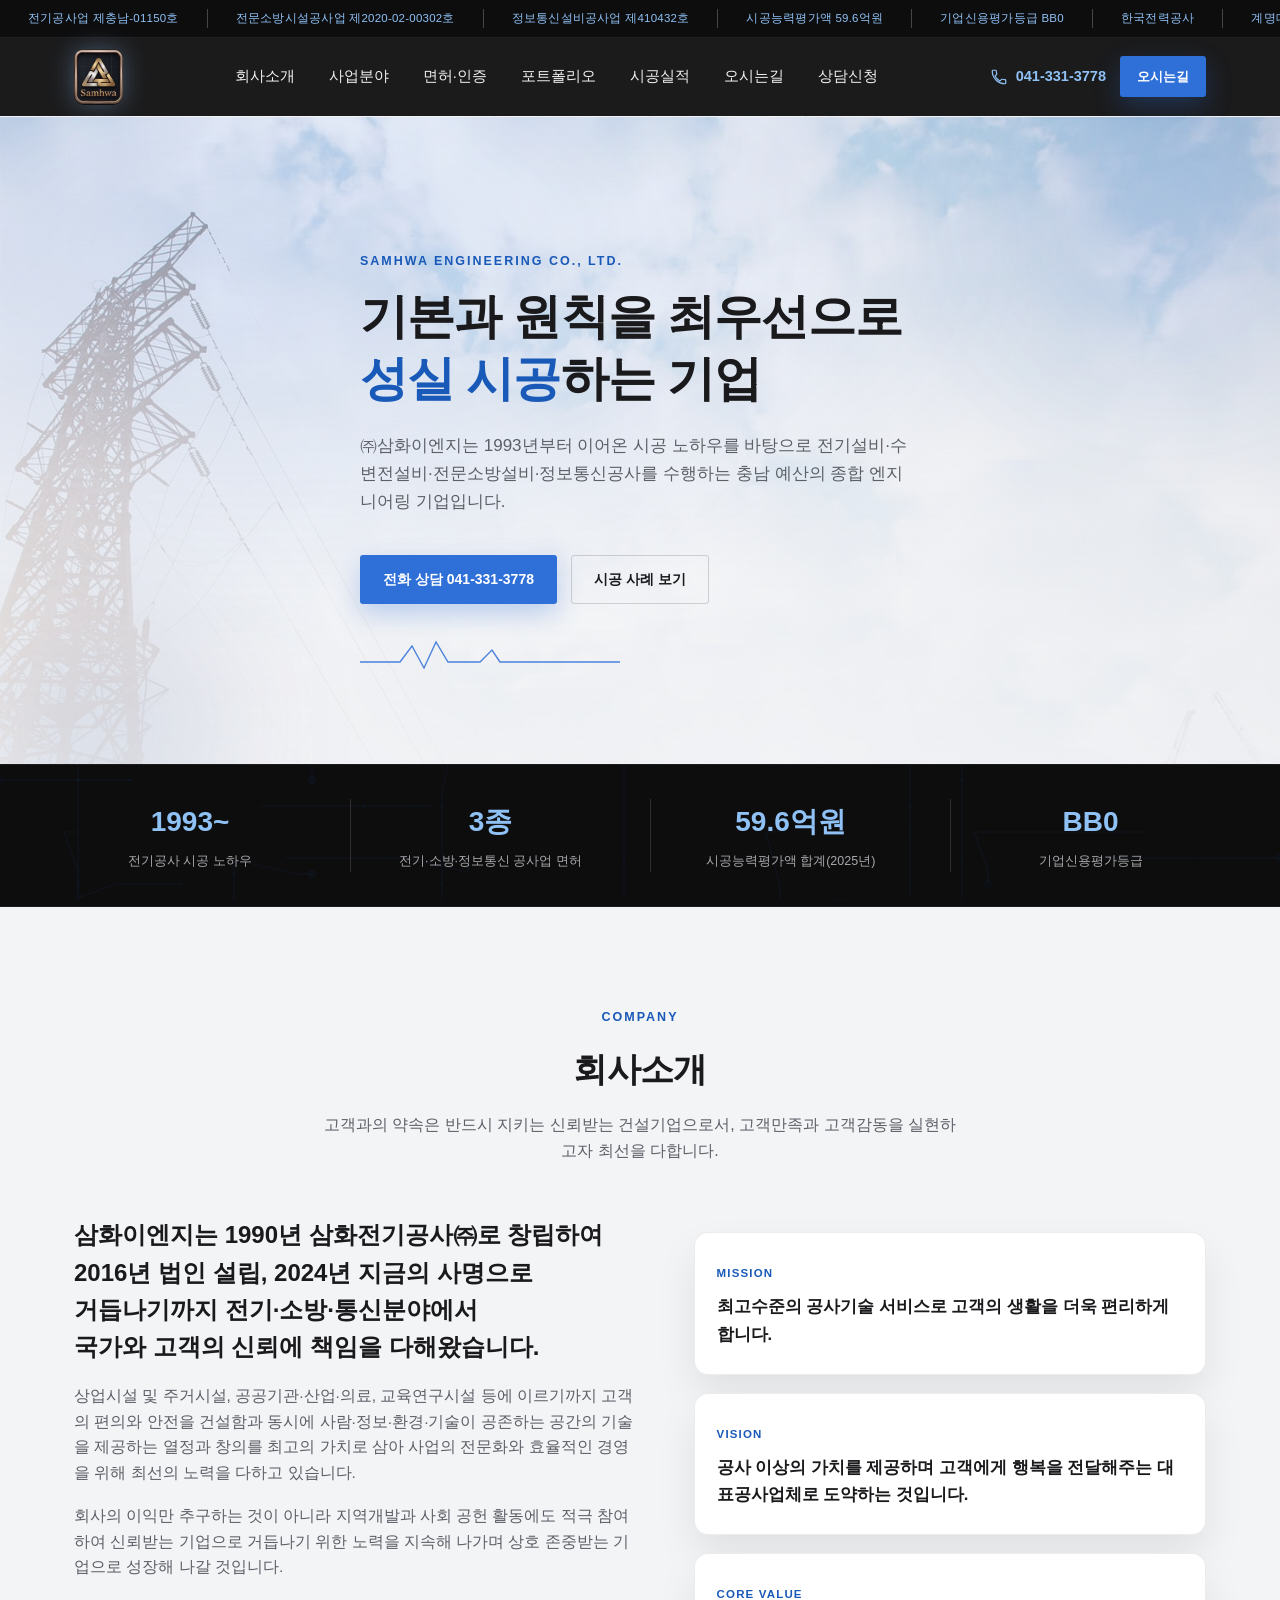
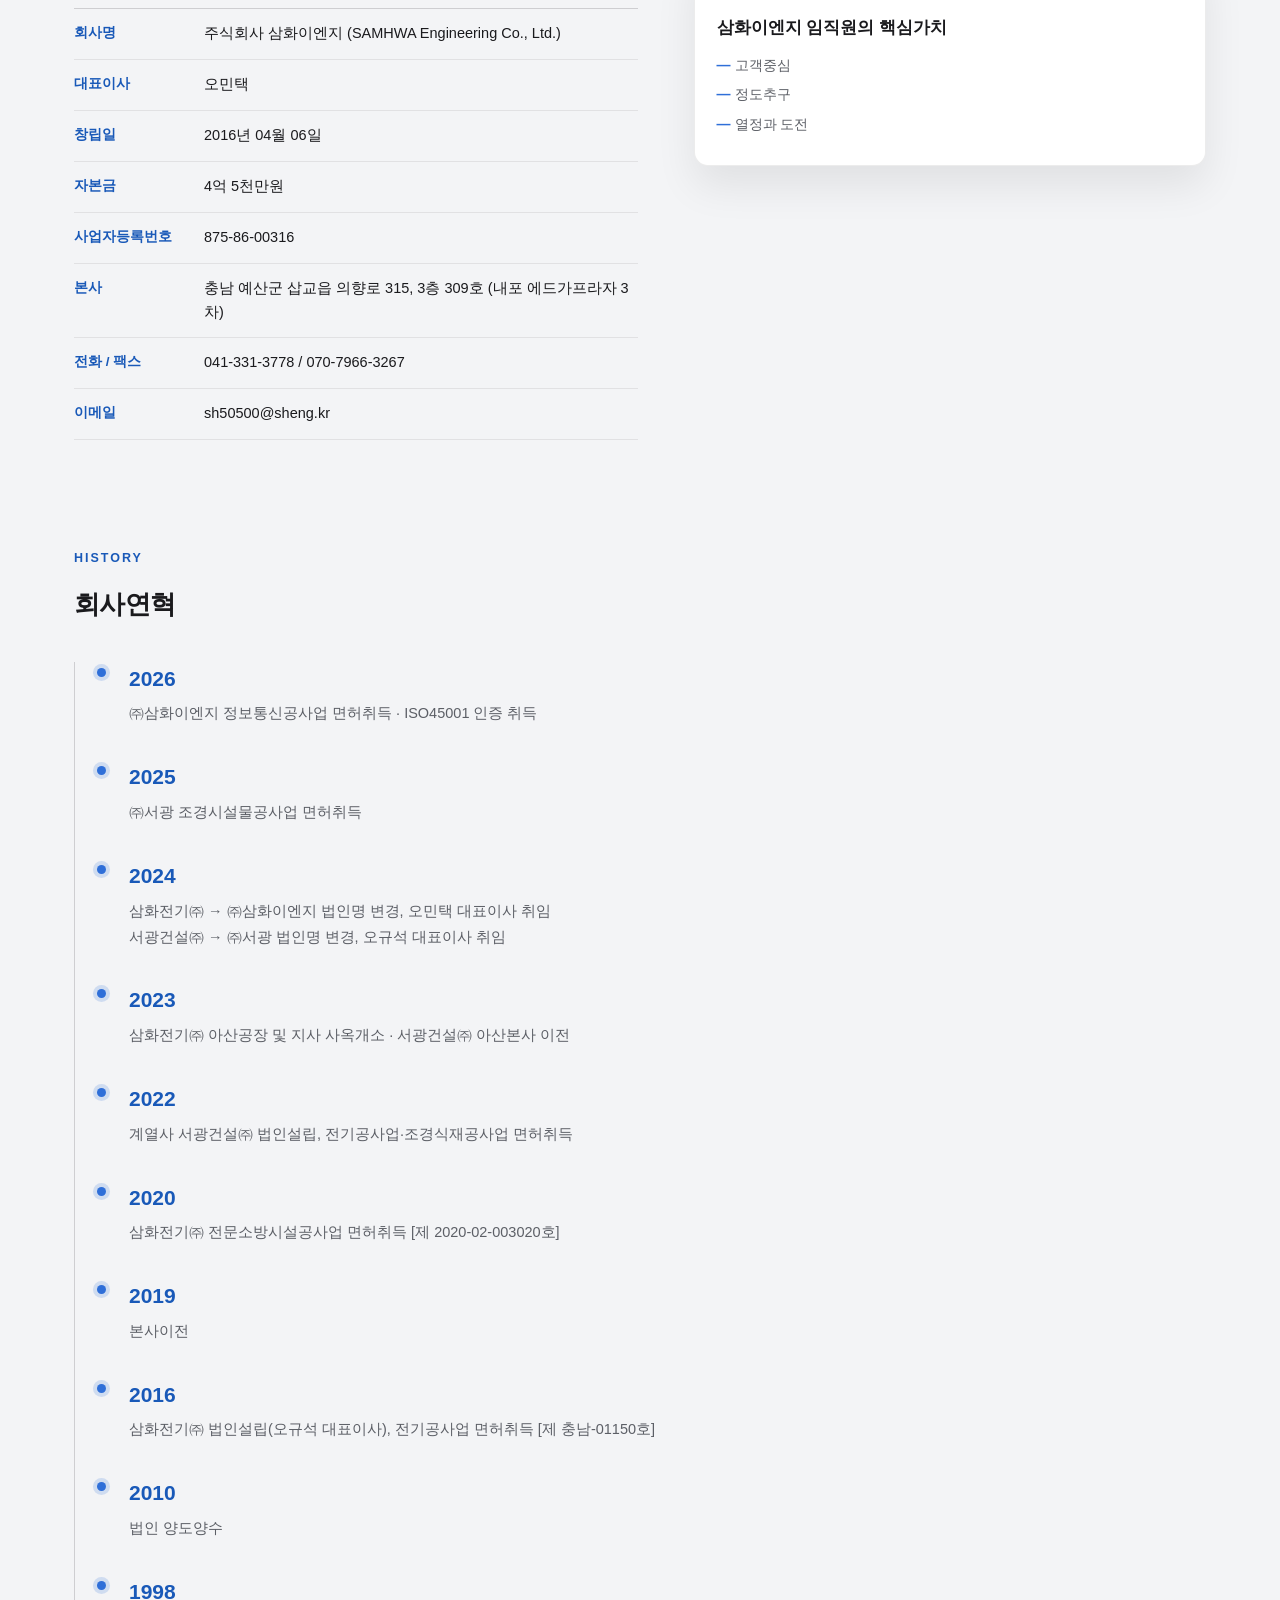
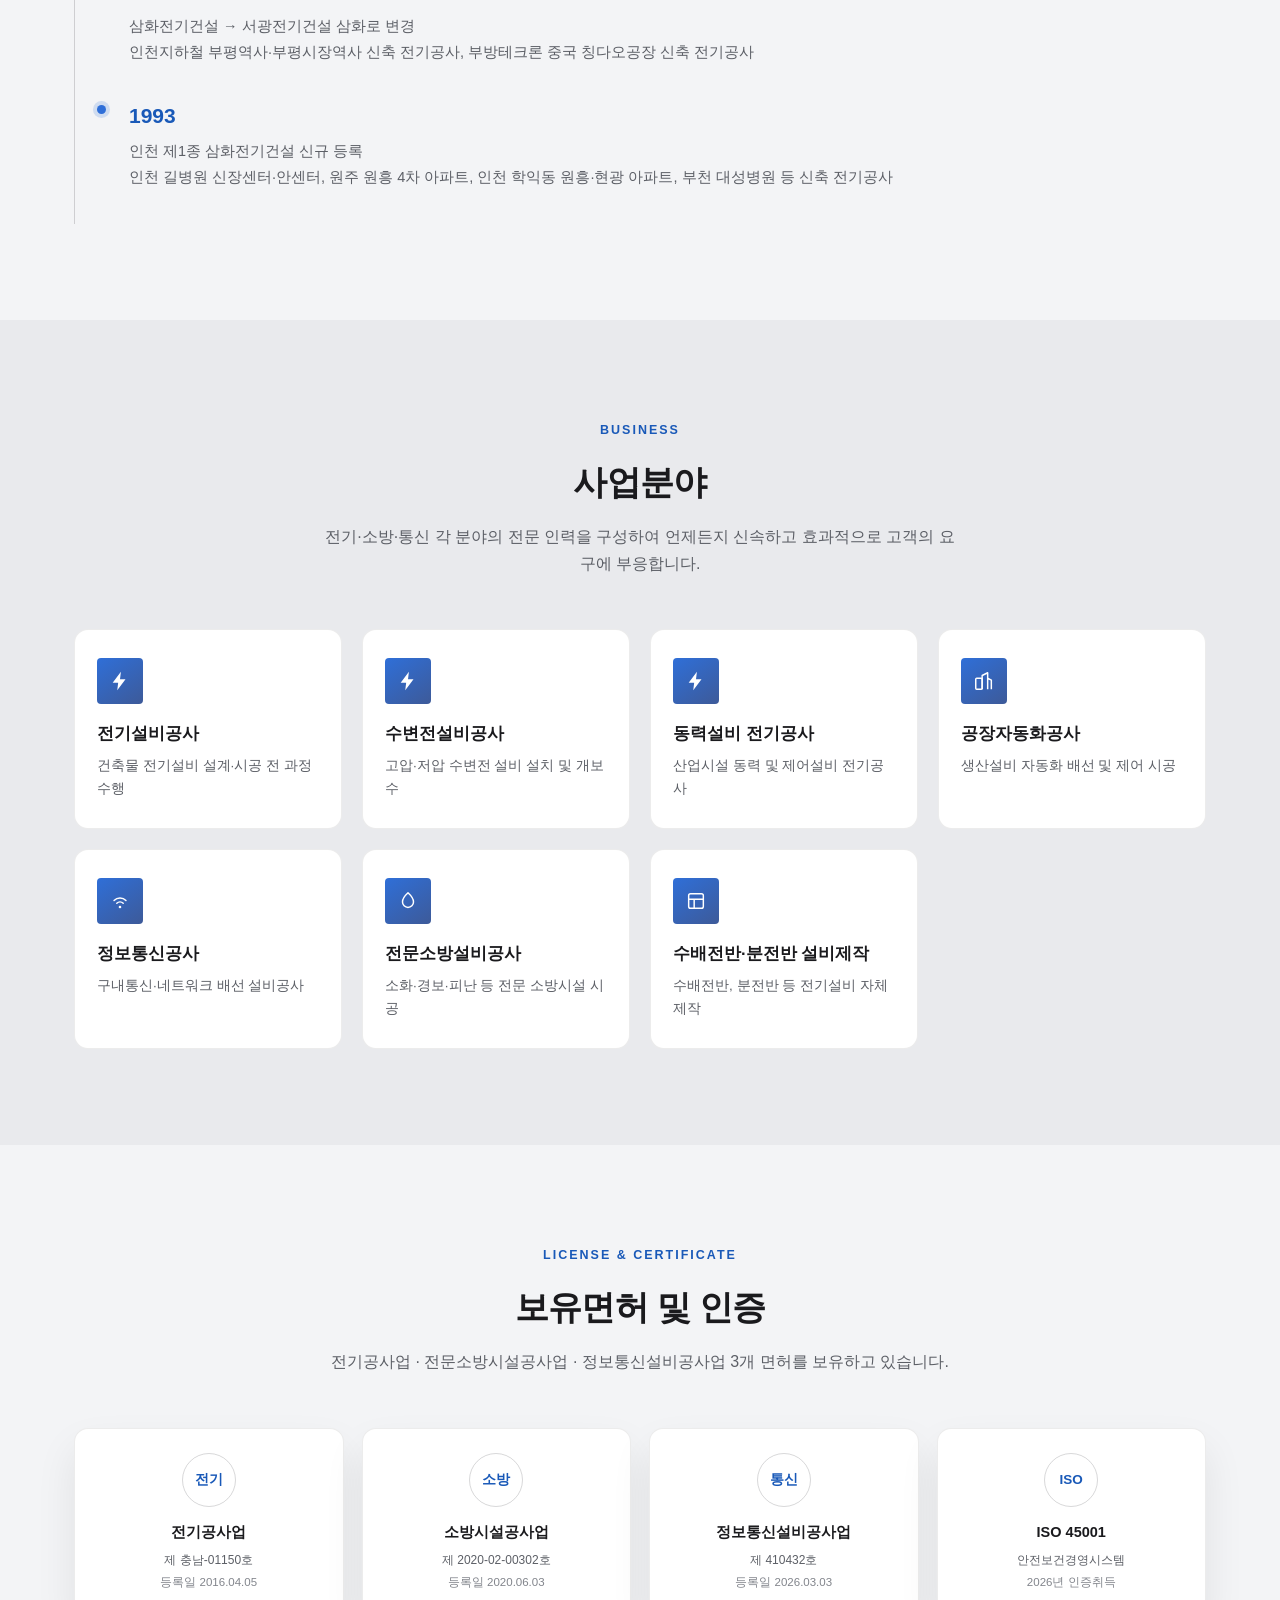
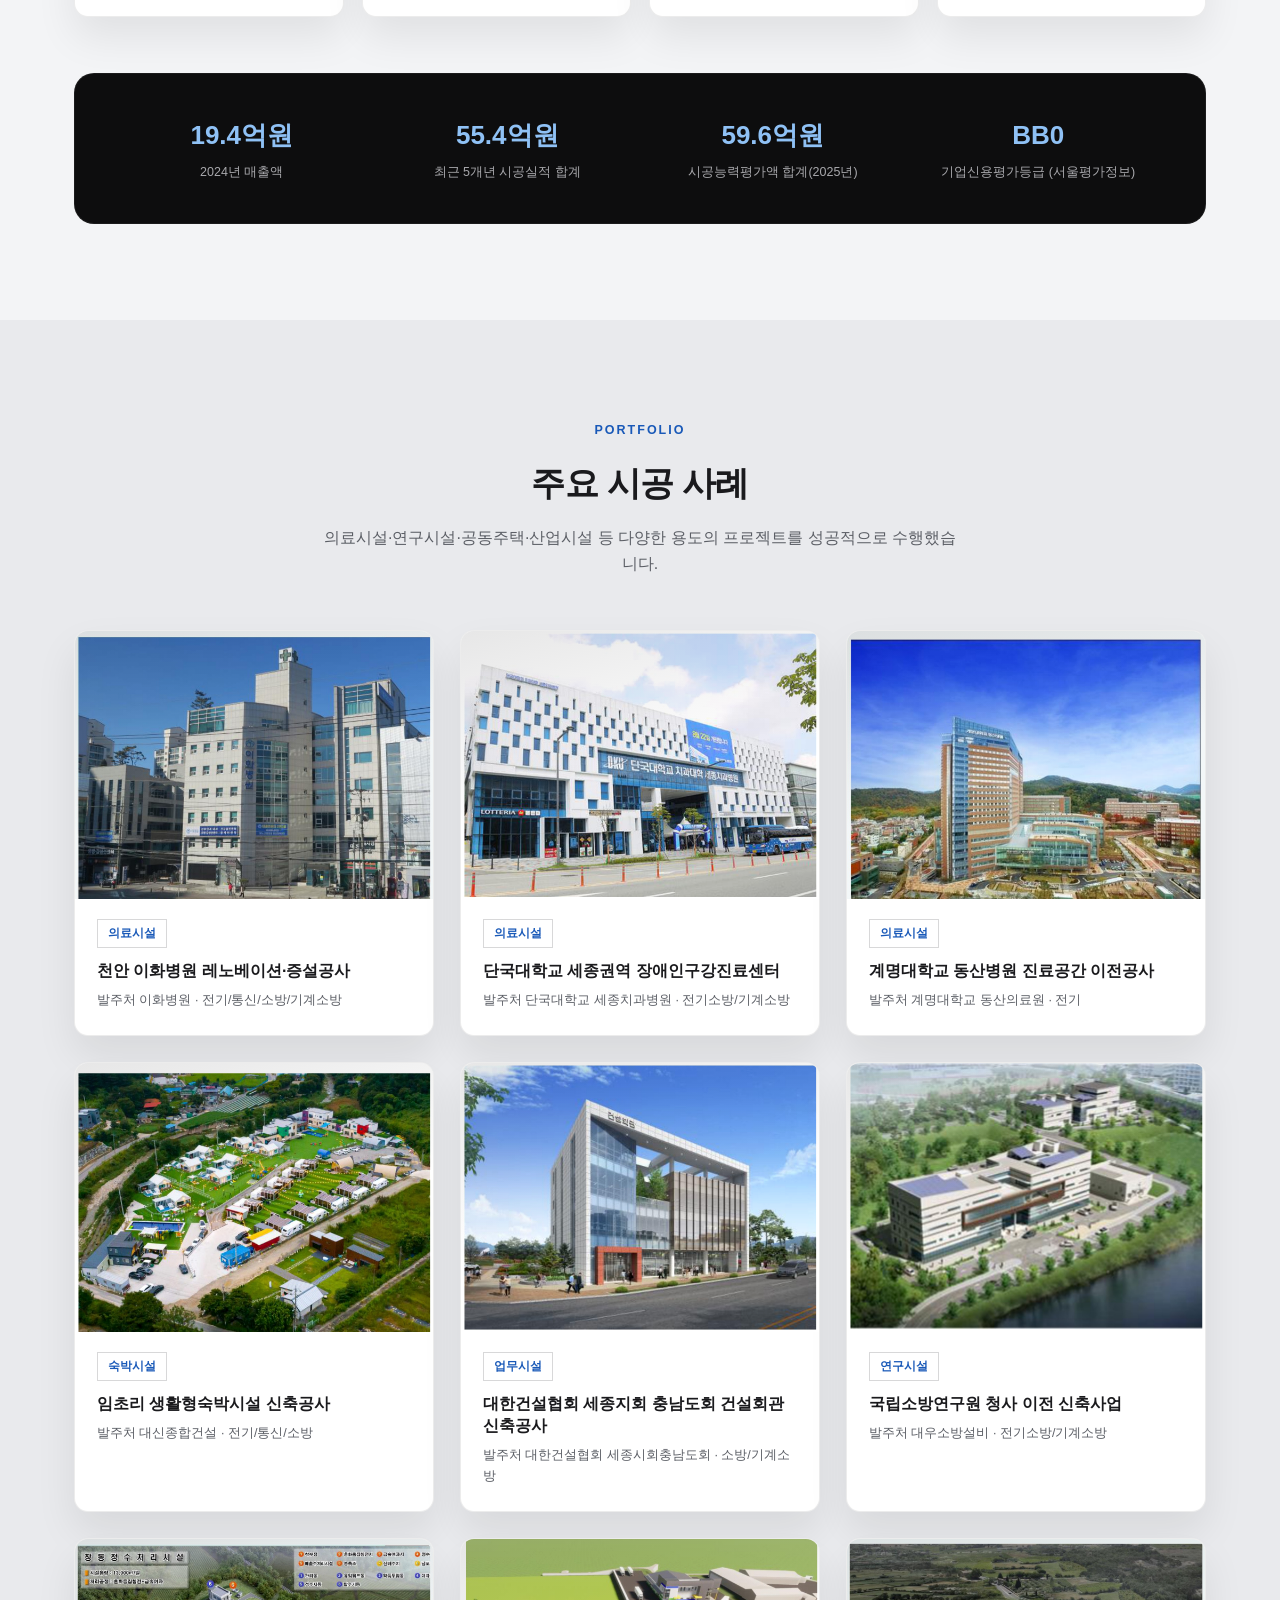
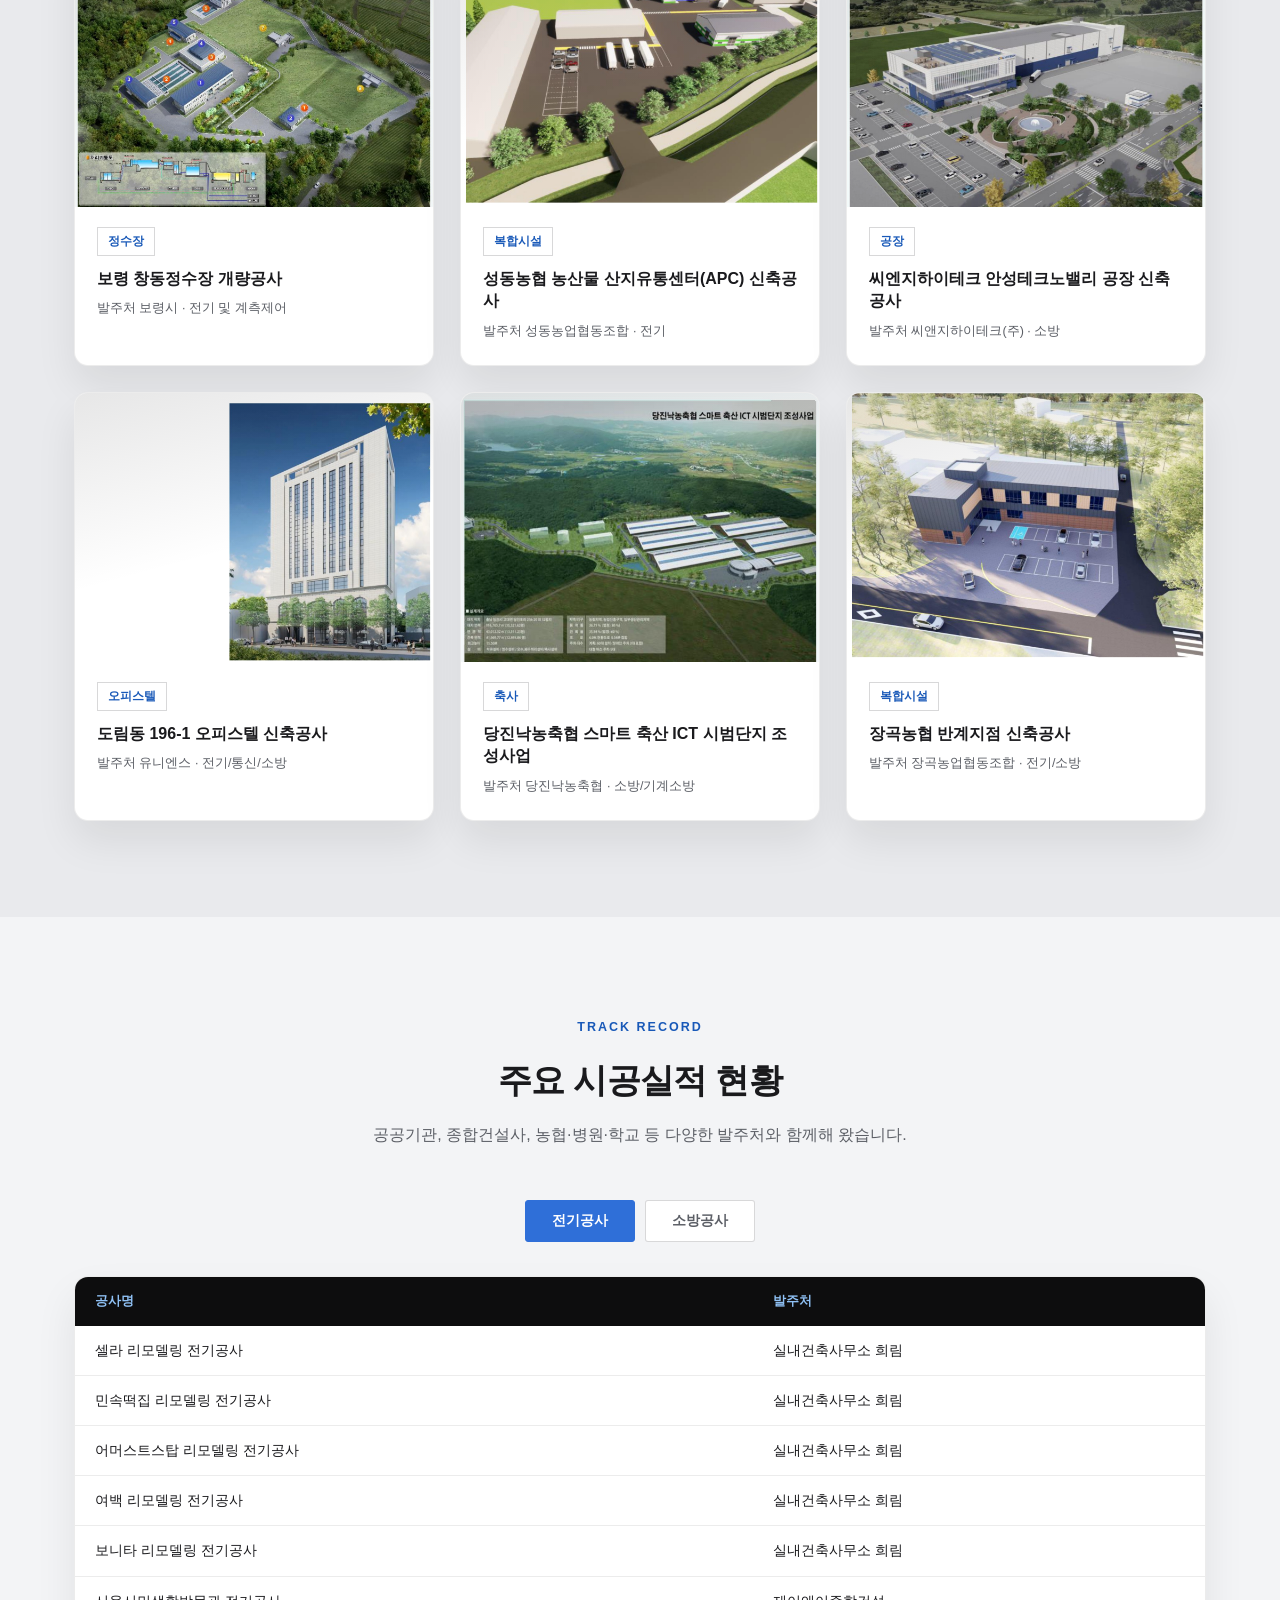
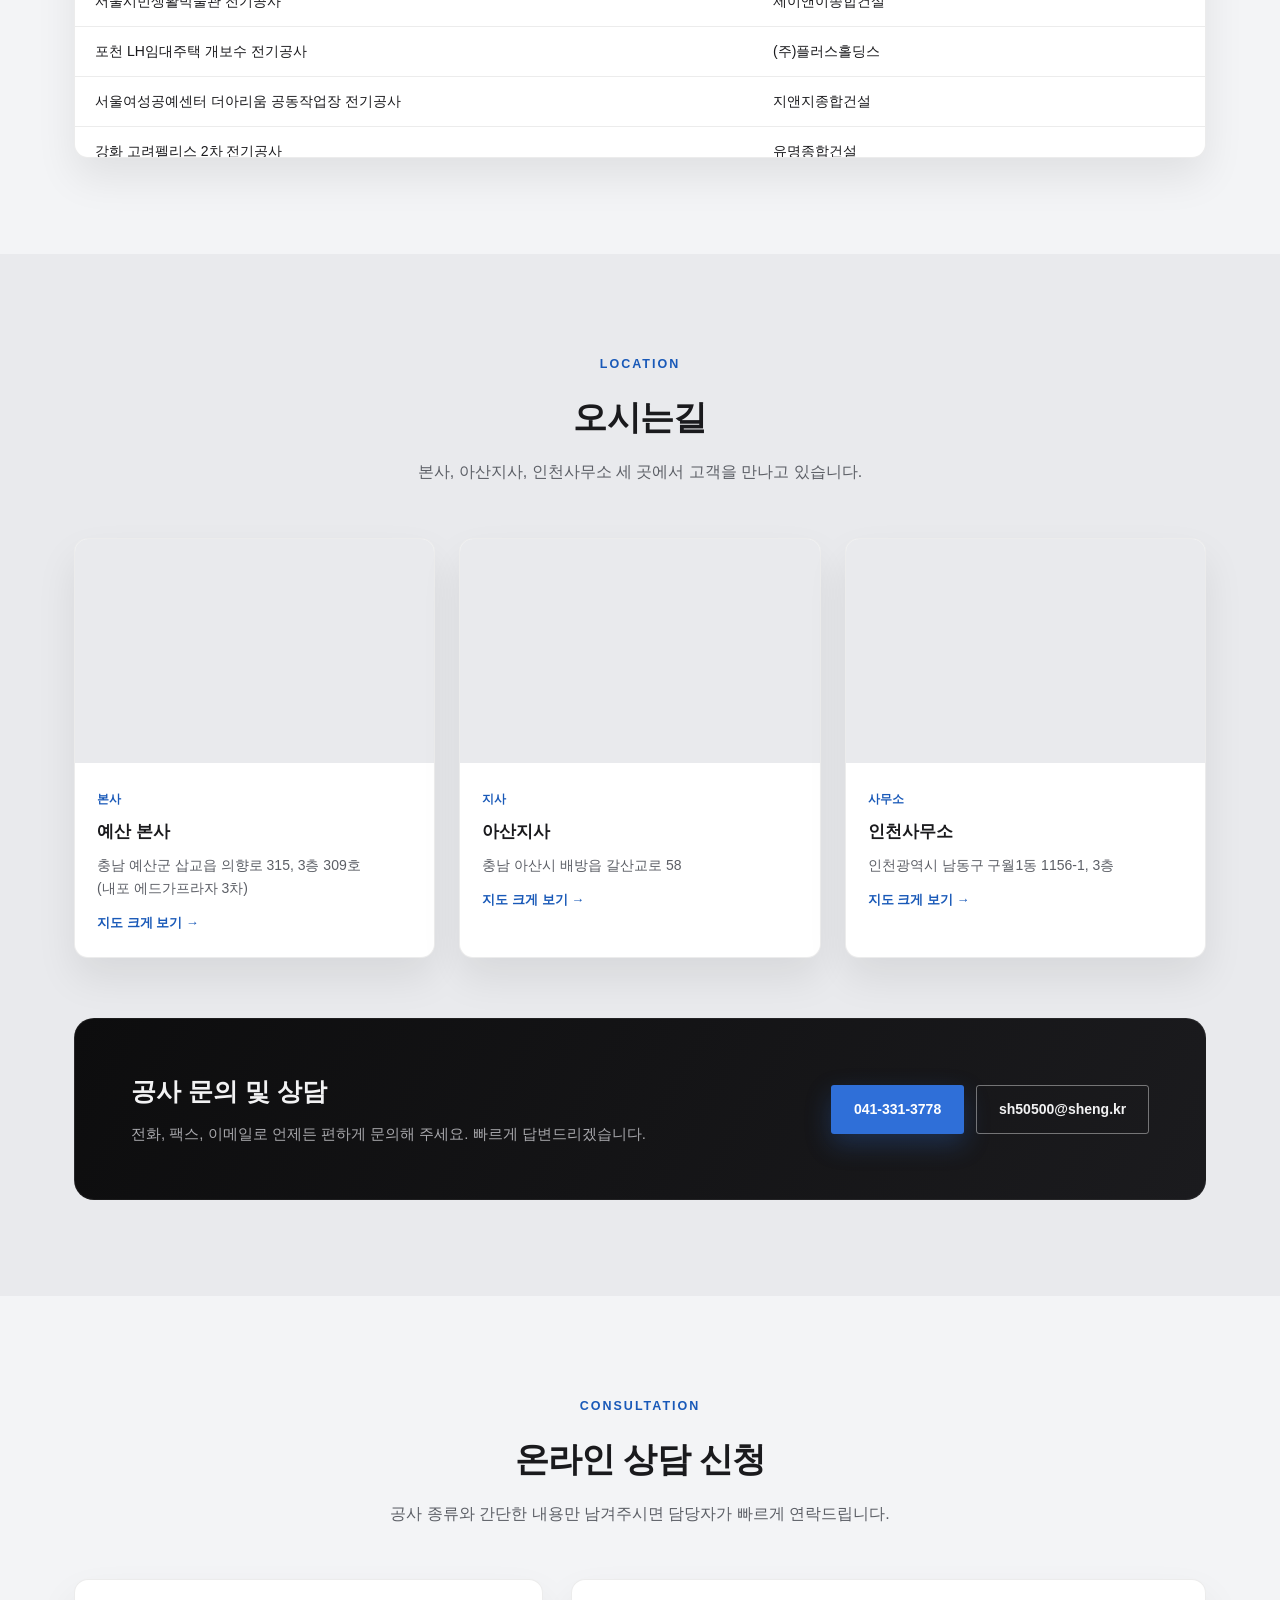
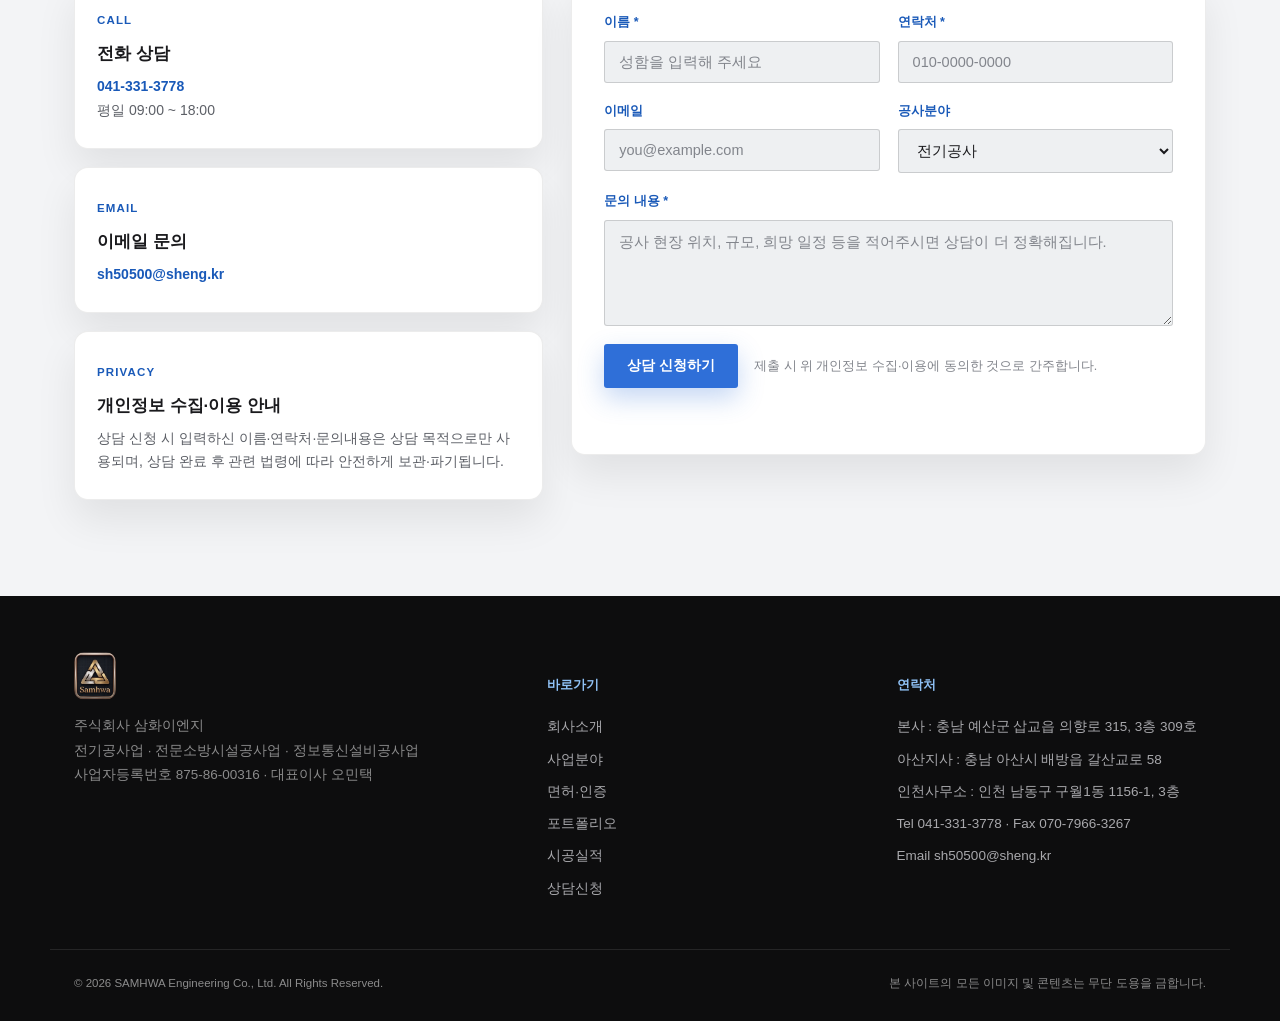
<file: variants/black-gray-point/index.html>
<!DOCTYPE html>
<html lang="ko">
<head>
<meta charset="UTF-8" />
<meta name="viewport" content="width=device-width, initial-scale=1.0" />
<title>(주)삼화이엔지 | 전기공사·소방설비·정보통신공사 전문기업</title>
<meta name="description" content="㈜삼화이엔지는 1993년부터 이어온 시공 노하우로 전기설비공사, 수변전설비공사, 전문소방설비공사, 정보통신공사를 수행하는 충남 예산 소재 종합 엔지니어링 기업입니다." />
<meta property="og:title" content="(주)삼화이엔지 | 기본과 원칙을 최우선으로, 성실 시공하는 기업" />
<meta property="og:description" content="전기공사업 · 전문소방시설공사업 · 정보통신공사업 면허 보유. 병원·연구시설·공동주택·산업시설 등 다양한 시공 실적." />
<meta property="og:type" content="website" />
<meta name="theme-color" content="#0d0d0e" />
<link rel="icon" type="image/png" href="assets/img/favicon.png" />
<link rel="stylesheet" href="css/style.css" />
</head>
<body>

<canvas id="bgCanvas" class="bg-canvas" aria-hidden="true"></canvas>
<div class="grain-overlay" aria-hidden="true"></div>

<div class="ticker" aria-hidden="true">
  <div class="ticker-track" id="tickerTrack">
    <span>전기공사업 제충남-01150호</span>
    <span>전문소방시설공사업 제2020-02-00302호</span>
    <span>정보통신설비공사업 제410432호</span>
    <span>시공능력평가액 59.6억원</span>
    <span>기업신용평가등급 BB0</span>
    <span>한국전력공사</span>
    <span>계명대학교 동산병원</span>
    <span>단국대학교 세종치과병원</span>
    <span>국립소방연구원</span>
    <span>ISO45001 인증</span>
    <span>전기공사업 제충남-01150호</span>
    <span>전문소방시설공사업 제2020-02-00302호</span>
    <span>정보통신설비공사업 제410432호</span>
    <span>시공능력평가액 59.6억원</span>
    <span>기업신용평가등급 BB0</span>
    <span>한국전력공사</span>
    <span>계명대학교 동산병원</span>
    <span>단국대학교 세종치과병원</span>
    <span>국립소방연구원</span>
    <span>ISO45001 인증</span>
  </div>
</div>

<header class="site-header">
  <div class="container nav">
    <a href="#top" class="brand"><img src="assets/img/logo.png" alt="삼화이엔지 로고" /></a>
    <nav class="menu">
      <a href="#about">회사소개</a>
      <a href="#business">사업분야</a>
      <a href="#license">면허·인증</a>
      <a href="#portfolio">포트폴리오</a>
      <a href="#performance">시공실적</a>
      <a href="#location">오시는길</a>
      <a href="#consult">상담신청</a>
    </nav>
    <div class="nav-actions">
      <a href="tel:041-331-3778" class="tel-link">
        <svg width="18" height="18" viewBox="0 0 24 24" fill="none"><path d="M6.6 10.8c1.4 2.8 3.8 5.1 6.6 6.6l2.2-2.2c.3-.3.7-.4 1-.2 1.1.4 2.3.6 3.6.6.6 0 1 .4 1 1V20c0 .6-.4 1-1 1C10.6 21 3 13.4 3 4c0-.6.4-1 1-1h3.4c.6 0 1 .4 1 1 0 1.3.2 2.5.6 3.6.1.4 0 .8-.2 1.1L6.6 10.8Z" stroke="currentColor" stroke-width="1.6"/></svg>
        041-331-3778
      </a>
      <a href="#location" class="btn btn-primary btn-sm btn-magnetic">오시는길</a>
      <button class="mobile-toggle" aria-label="메뉴 열기">
        <svg width="26" height="26" viewBox="0 0 24 24" fill="none"><path d="M4 7h16M4 12h16M4 17h16" stroke="currentColor" stroke-width="2" stroke-linecap="round"/></svg>
      </button>
    </div>
  </div>
</header>

<main id="top">

  <!-- HERO -->
  <section class="hero">
    <div class="container hero-inner">
      <span class="eyebrow">SAMHWA ENGINEERING CO., LTD.</span>
      <h1>기본과 원칙을 최우선으로<br /><b>성실 시공</b>하는 기업</h1>
      <p>㈜삼화이엔지는 1993년부터 이어온 시공 노하우를 바탕으로 전기설비·수변전설비·전문소방설비·정보통신공사를 수행하는 충남 예산의 종합 엔지니어링 기업입니다.</p>
      <div class="hero-actions">
        <a href="tel:041-331-3778" class="btn btn-primary btn-magnetic">전화 상담 041-331-3778</a>
        <a href="#portfolio" class="btn btn-outline btn-magnetic">시공 사례 보기</a>
      </div>
      <svg class="hero-line" data-draw width="260" height="34" viewBox="0 0 260 34" aria-hidden="true">
        <path d="M0 24 L40 24 L52 8 L64 30 L76 4 L88 24 L120 24 L132 12 L140 24 L260 24" />
      </svg>
    </div>
  </section>

  <div class="trust-strip">
    <div class="container trust-grid">
      <div class="trust-item">
        <div class="trust-num"><span class="stat-num" data-count>1993</span>~</div>
        <div class="trust-label">전기공사 시공 노하우</div>
      </div>
      <div class="trust-item">
        <div class="trust-num"><span class="stat-num" data-count>3</span>종</div>
        <div class="trust-label">전기·소방·정보통신 공사업 면허</div>
      </div>
      <div class="trust-item">
        <div class="trust-num"><span class="stat-num" data-count>59.6</span>억원</div>
        <div class="trust-label">시공능력평가액 합계(2025년)</div>
      </div>
      <div class="trust-item">
        <div class="trust-num"><span class="stat-num" data-decode>BB0</span></div>
        <div class="trust-label">기업신용평가등급</div>
      </div>
    </div>
  </div>

  <!-- 회사소개 -->
  <section class="section" id="about">
    <div class="container">
      <div class="section-head">
        <span class="eyebrow">Company</span>
        <h2>회사소개</h2>
        <p>고객과의 약속은 반드시 지키는 신뢰받는 건설기업으로서, 고객만족과 고객감동을 실현하고자 최선을 다합니다.</p>
      </div>

      <div class="about-grid" data-reveal>
        <div class="about-copy">
          <h3>삼화이엔지는 1990년 삼화전기공사㈜로 창립하여<br/>2016년 법인 설립, 2024년 지금의 사명으로<br/>거듭나기까지 전기·소방·통신분야에서<br/>국가와 고객의 신뢰에 책임을 다해왔습니다.</h3>
          <p>상업시설 및 주거시설, 공공기관·산업·의료, 교육연구시설 등에 이르기까지 고객의 편의와 안전을 건설함과 동시에 사람·정보·환경·기술이 공존하는 공간의 기술을 제공하는 열정과 창의를 최고의 가치로 삼아 사업의 전문화와 효율적인 경영을 위해 최선의 노력을 다하고 있습니다.</p>
          <p>회사의 이익만 추구하는 것이 아니라 지역개발과 사회 공헌 활동에도 적극 참여하여 신뢰받는 기업으로 거듭나기 위한 노력을 지속해 나가며 상호 존중받는 기업으로 성장해 나갈 것입니다.</p>

          <dl class="info-table">
            <div><dt>회사명</dt><dd>주식회사 삼화이엔지 (SAMHWA Engineering Co., Ltd.)</dd></div>
            <div><dt>대표이사</dt><dd>오민택</dd></div>
            <div><dt>창립일</dt><dd>2016년 04월 06일</dd></div>
            <div><dt>자본금</dt><dd>4억 5천만원</dd></div>
            <div><dt>사업자등록번호</dt><dd>875-86-00316</dd></div>
            <div><dt>본사</dt><dd>충남 예산군 삽교읍 의향로 315, 3층 309호 (내포 에드가프라자 3차)</dd></div>
            <div><dt>전화 / 팩스</dt><dd>041-331-3778 / 070-7966-3267</dd></div>
            <div><dt>이메일</dt><dd>sh50500@sheng.kr</dd></div>
          </dl>
        </div>

        <div>
          <div class="value-cards" style="grid-template-columns:1fr">
            <div class="value-card">
              <span class="tag">MISSION</span>
              <h4>최고수준의 공사기술 서비스로 고객의 생활을 더욱 편리하게 합니다.</h4>
            </div>
            <div class="value-card">
              <span class="tag">VISION</span>
              <h4>공사 이상의 가치를 제공하며 고객에게 행복을 전달해주는 대표공사업체로 도약하는 것입니다.</h4>
            </div>
            <div class="value-card">
              <span class="tag">CORE VALUE</span>
              <h4>삼화이엔지 임직원의 핵심가치</h4>
              <ul>
                <li>고객중심</li>
                <li>정도추구</li>
                <li>열정과 도전</li>
              </ul>
            </div>
          </div>
        </div>
      </div>

      <!-- 연혁 -->
      <div style="margin-top:88px" data-reveal>
        <div class="section-head left" style="margin-bottom:36px">
          <span class="eyebrow">History</span>
          <h2 style="font-size:26px">회사연혁</h2>
        </div>
        <div class="timeline">
          <div class="tl-item">
            <div class="tl-year">2026</div>
            <p>㈜삼화이엔지 정보통신공사업 면허취득 · ISO45001 인증 취득</p>
          </div>
          <div class="tl-item">
            <div class="tl-year">2025</div>
            <p>㈜서광 조경시설물공사업 면허취득</p>
          </div>
          <div class="tl-item">
            <div class="tl-year">2024</div>
            <p>삼화전기㈜ → ㈜삼화이엔지 법인명 변경, 오민택 대표이사 취임</p>
            <p>서광건설㈜ → ㈜서광 법인명 변경, 오규석 대표이사 취임</p>
          </div>
          <div class="tl-item">
            <div class="tl-year">2023</div>
            <p>삼화전기㈜ 아산공장 및 지사 사옥개소 · 서광건설㈜ 아산본사 이전</p>
          </div>
          <div class="tl-item">
            <div class="tl-year">2022</div>
            <p>계열사 서광건설㈜ 법인설립, 전기공사업·조경식재공사업 면허취득</p>
          </div>
          <div class="tl-item">
            <div class="tl-year">2020</div>
            <p>삼화전기㈜ 전문소방시설공사업 면허취득 [제 2020-02-003020호]</p>
          </div>
          <div class="tl-item">
            <div class="tl-year">2019</div>
            <p>본사이전</p>
          </div>
          <div class="tl-item">
            <div class="tl-year">2016</div>
            <p>삼화전기㈜ 법인설립(오규석 대표이사), 전기공사업 면허취득 [제 충남-01150호]</p>
          </div>
          <div class="tl-item">
            <div class="tl-year">2010</div>
            <p>법인 양도양수</p>
          </div>
          <div class="tl-item">
            <div class="tl-year">1998</div>
            <p>삼화전기건설 → 서광전기건설 삼화로 변경</p>
            <p>인천지하철 부평역사·부평시장역사 신축 전기공사, 부방테크론 중국 칭다오공장 신축 전기공사</p>
          </div>
          <div class="tl-item">
            <div class="tl-year">1993</div>
            <p>인천 제1종 삼화전기건설 신규 등록</p>
            <p>인천 길병원 신장센터·안센터, 원주 원흥 4차 아파트, 인천 학익동 원흥·현광 아파트, 부천 대성병원 등 신축 전기공사</p>
          </div>
        </div>
      </div>
    </div>
  </section>

  <!-- 사업분야 -->
  <section class="section alt" id="business">
    <div class="container">
      <div class="section-head">
        <span class="eyebrow">Business</span>
        <h2>사업분야</h2>
        <p>전기·소방·통신 각 분야의 전문 인력을 구성하여 언제든지 신속하고 효과적으로 고객의 요구에 부응합니다.</p>
      </div>
      <div class="biz-grid" data-reveal>
        <div class="biz-card">
          <div class="biz-icon"><svg width="22" height="22" viewBox="0 0 24 24" fill="none"><path d="M13 2 4 14h6l-1 8 9-12h-6l1-8Z" fill="currentColor"/></svg></div>
          <h4>전기설비공사</h4>
          <p>건축물 전기설비 설계·시공 전 과정 수행</p>
        </div>
        <div class="biz-card">
          <div class="biz-icon"><svg width="22" height="22" viewBox="0 0 24 24" fill="none"><path d="M13 2 4 14h6l-1 8 9-12h-6l1-8Z" fill="currentColor"/></svg></div>
          <h4>수변전설비공사</h4>
          <p>고압·저압 수변전 설비 설치 및 개보수</p>
        </div>
        <div class="biz-card">
          <div class="biz-icon"><svg width="22" height="22" viewBox="0 0 24 24" fill="none"><path d="M13 2 4 14h6l-1 8 9-12h-6l1-8Z" fill="currentColor"/></svg></div>
          <h4>동력설비 전기공사</h4>
          <p>산업시설 동력 및 제어설비 전기공사</p>
        </div>
        <div class="biz-card">
          <div class="biz-icon"><svg width="22" height="22" viewBox="0 0 24 24" fill="none"><rect x="3" y="9" width="7" height="12" rx="1" stroke="currentColor" stroke-width="1.6"/><path d="M10 21V6l6-3v18M16 21V9l4 2v10" stroke="currentColor" stroke-width="1.6" stroke-linejoin="round"/></svg></div>
          <h4>공장자동화공사</h4>
          <p>생산설비 자동화 배선 및 제어 시공</p>
        </div>
        <div class="biz-card">
          <div class="biz-icon"><svg width="22" height="22" viewBox="0 0 24 24" fill="none"><path d="M12 20a1.4 1.4 0 1 0 0-2.8 1.4 1.4 0 0 0 0 2.8Z" fill="currentColor"/><path d="M8.5 14.5a5 5 0 0 1 7 0M5.5 11.5a9 9 0 0 1 13 0" stroke="currentColor" stroke-width="1.6" stroke-linecap="round"/></svg></div>
          <h4>정보통신공사</h4>
          <p>구내통신·네트워크 배선 설비공사</p>
        </div>
        <div class="biz-card">
          <div class="biz-icon"><svg width="22" height="22" viewBox="0 0 24 24" fill="none"><path d="M12 3s6 5.5 6 10a6 6 0 1 1-12 0c0-4.5 6-10 6-10Z" stroke="currentColor" stroke-width="1.6" stroke-linejoin="round"/></svg></div>
          <h4>전문소방설비공사</h4>
          <p>소화·경보·피난 등 전문 소방시설 시공</p>
        </div>
        <div class="biz-card">
          <div class="biz-icon"><svg width="22" height="22" viewBox="0 0 24 24" fill="none"><rect x="4" y="4" width="16" height="16" rx="2" stroke="currentColor" stroke-width="1.6"/><path d="M4 10h16M10 10v10" stroke="currentColor" stroke-width="1.6"/></svg></div>
          <h4>수배전반·분전반 설비제작</h4>
          <p>수배전반, 분전반 등 전기설비 자체 제작</p>
        </div>
      </div>
    </div>
  </section>

  <!-- 면허/인증 -->
  <section class="section" id="license">
    <div class="container">
      <div class="section-head">
        <span class="eyebrow">License &amp; Certificate</span>
        <h2>보유면허 및 인증</h2>
        <p>전기공사업 · 전문소방시설공사업 · 정보통신설비공사업 3개 면허를 보유하고 있습니다.</p>
      </div>
      <div class="cert-grid" data-reveal>
        <div class="cert-card">
          <div class="badge">전기</div>
          <h4>전기공사업</h4>
          <div class="num">제 충남-01150호</div>
          <div class="date">등록일 2016.04.05</div>
        </div>
        <div class="cert-card">
          <div class="badge">소방</div>
          <h4>소방시설공사업</h4>
          <div class="num">제 2020-02-00302호</div>
          <div class="date">등록일 2020.06.03</div>
        </div>
        <div class="cert-card">
          <div class="badge">통신</div>
          <h4>정보통신설비공사업</h4>
          <div class="num">제 410432호</div>
          <div class="date">등록일 2026.03.03</div>
        </div>
        <div class="cert-card">
          <div class="badge">ISO</div>
          <h4>ISO 45001</h4>
          <div class="num">안전보건경영시스템</div>
          <div class="date">2026년 인증취득</div>
        </div>
      </div>

      <div class="finance-strip" data-reveal>
        <div class="finance-item">
          <div class="finance-num"><span class="stat-num" data-count>19.4</span>억원</div>
          <div class="finance-label">2024년 매출액</div>
        </div>
        <div class="finance-item">
          <div class="finance-num"><span class="stat-num" data-count>55.4</span>억원</div>
          <div class="finance-label">최근 5개년 시공실적 합계</div>
        </div>
        <div class="finance-item">
          <div class="finance-num"><span class="stat-num" data-count>59.6</span>억원</div>
          <div class="finance-label">시공능력평가액 합계(2025년)</div>
        </div>
        <div class="finance-item">
          <div class="finance-num"><span class="stat-num" data-decode>BB0</span></div>
          <div class="finance-label">기업신용평가등급 (서울평가정보)</div>
        </div>
      </div>
    </div>
  </section>

  <!-- 포트폴리오 -->
  <section class="section alt" id="portfolio">
    <div class="container">
      <div class="section-head">
        <span class="eyebrow">Portfolio</span>
        <h2>주요 시공 사례</h2>
        <p>의료시설·연구시설·공동주택·산업시설 등 다양한 용도의 프로젝트를 성공적으로 수행했습니다.</p>
      </div>
      <div class="pf-grid" data-reveal>

        <article class="pf-card">
          <div class="pf-thumb"><img src="assets/img/proj_ihwa.jpg" alt="천안 이화병원" loading="lazy" /></div>
          <div class="pf-body">
            <span class="pf-cat">의료시설</span>
            <h4>천안 이화병원 레노베이션·증설공사</h4>
            <p class="pf-meta">발주처 이화병원 · 전기/통신/소방/기계소방</p>
          </div>
        </article>

        <article class="pf-card">
          <div class="pf-thumb"><img src="assets/img/proj_dankook.jpg" alt="단국대학교 세종치과병원" loading="lazy" /></div>
          <div class="pf-body">
            <span class="pf-cat">의료시설</span>
            <h4>단국대학교 세종권역 장애인구강진료센터</h4>
            <p class="pf-meta">발주처 단국대학교 세종치과병원 · 전기소방/기계소방</p>
          </div>
        </article>

        <article class="pf-card">
          <div class="pf-thumb"><img src="assets/img/proj_keimyung.jpg" alt="계명대학교 동산병원" loading="lazy" /></div>
          <div class="pf-body">
            <span class="pf-cat">의료시설</span>
            <h4>계명대학교 동산병원 진료공간 이전공사</h4>
            <p class="pf-meta">발주처 계명대학교 동산의료원 · 전기</p>
          </div>
        </article>

        <article class="pf-card">
          <div class="pf-thumb"><img src="assets/img/proj_glamping.jpg" alt="임초리 생활형숙박시설" loading="lazy" /></div>
          <div class="pf-body">
            <span class="pf-cat">숙박시설</span>
            <h4>임초리 생활형숙박시설 신축공사</h4>
            <p class="pf-meta">발주처 대신종합건설 · 전기/통신/소방</p>
          </div>
        </article>

        <article class="pf-card">
          <div class="pf-thumb"><img src="assets/img/proj_gunhyeophoe.jpg" alt="대한건설협회 세종지회 충남도회 건설회관" loading="lazy" /></div>
          <div class="pf-body">
            <span class="pf-cat">업무시설</span>
            <h4>대한건설협회 세종지회 충남도회 건설회관 신축공사</h4>
            <p class="pf-meta">발주처 대한건설협회 세종시회충남도회 · 소방/기계소방</p>
          </div>
        </article>

        <article class="pf-card">
          <div class="pf-thumb"><img src="assets/img/proj_fireresearch.jpg" alt="국립소방연구원 청사" loading="lazy" /></div>
          <div class="pf-body">
            <span class="pf-cat">연구시설</span>
            <h4>국립소방연구원 청사 이전 신축사업</h4>
            <p class="pf-meta">발주처 대우소방설비 · 전기소방/기계소방</p>
          </div>
        </article>

        <article class="pf-card">
          <div class="pf-thumb"><img src="assets/img/proj_boryeong.jpg" alt="보령 창동정수장" loading="lazy" /></div>
          <div class="pf-body">
            <span class="pf-cat">정수장</span>
            <h4>보령 창동정수장 개량공사</h4>
            <p class="pf-meta">발주처 보령시 · 전기 및 계측제어</p>
          </div>
        </article>

        <article class="pf-card">
          <div class="pf-thumb"><img src="assets/img/proj_seongdong.jpg" alt="성동농협 농산물 산지유통센터" loading="lazy" /></div>
          <div class="pf-body">
            <span class="pf-cat">복합시설</span>
            <h4>성동농협 농산물 산지유통센터(APC) 신축공사</h4>
            <p class="pf-meta">발주처 성동농업협동조합 · 전기</p>
          </div>
        </article>

        <article class="pf-card">
          <div class="pf-thumb"><img src="assets/img/proj_cnghitech.jpg" alt="씨엔지하이테크 안성테크노밸리 공장" loading="lazy" /></div>
          <div class="pf-body">
            <span class="pf-cat">공장</span>
            <h4>씨엔지하이테크 안성테크노밸리 공장 신축공사</h4>
            <p class="pf-meta">발주처 씨앤지하이테크(주) · 소방</p>
          </div>
        </article>

        <article class="pf-card">
          <div class="pf-thumb"><img src="assets/img/proj_dorim.jpg" alt="도림동 196-1 오피스텔" loading="lazy" /></div>
          <div class="pf-body">
            <span class="pf-cat">오피스텔</span>
            <h4>도림동 196-1 오피스텔 신축공사</h4>
            <p class="pf-meta">발주처 유니엔스 · 전기/통신/소방</p>
          </div>
        </article>

        <article class="pf-card">
          <div class="pf-thumb"><img src="assets/img/proj_dangjin.jpg" alt="당진낙농축협 스마트 축산 ICT 시범단지" loading="lazy" /></div>
          <div class="pf-body">
            <span class="pf-cat">축사</span>
            <h4>당진낙농축협 스마트 축산 ICT 시범단지 조성사업</h4>
            <p class="pf-meta">발주처 당진낙농축협 · 소방/기계소방</p>
          </div>
        </article>

        <article class="pf-card">
          <div class="pf-thumb"><img src="assets/img/proj_janggok.jpg" alt="장곡농협 반계지점" loading="lazy" /></div>
          <div class="pf-body">
            <span class="pf-cat">복합시설</span>
            <h4>장곡농협 반계지점 신축공사</h4>
            <p class="pf-meta">발주처 장곡농업협동조합 · 전기/소방</p>
          </div>
        </article>

      </div>
    </div>
  </section>

  <!-- 시공실적 -->
  <section class="section" id="performance">
    <div class="container">
      <div class="section-head">
        <span class="eyebrow">Track Record</span>
        <h2>주요 시공실적 현황</h2>
        <p>공공기관, 종합건설사, 농협·병원·학교 등 다양한 발주처와 함께해 왔습니다.</p>
      </div>

      <div class="tabs">
        <button class="tab-btn active" data-target="panel-elec">전기공사</button>
        <button class="tab-btn" data-target="panel-fire">소방공사</button>
      </div>

      <div class="table-wrap">
        <div class="table-scroll">
          <div class="tab-panel active" id="panel-elec">
            <table>
              <thead><tr><th style="width:60%">공사명</th><th>발주처</th></tr></thead>
              <tbody>
                <tr><td>셀라 리모델링 전기공사</td><td>실내건축사무소 희림</td></tr>
                <tr><td>민속떡집 리모델링 전기공사</td><td>실내건축사무소 희림</td></tr>
                <tr><td>어머스트스탑 리모델링 전기공사</td><td>실내건축사무소 희림</td></tr>
                <tr><td>여백 리모델링 전기공사</td><td>실내건축사무소 희림</td></tr>
                <tr><td>보니타 리모델링 전기공사</td><td>실내건축사무소 희림</td></tr>
                <tr><td>서울시민생활박물관 전기공사</td><td>제이앤이종합건설</td></tr>
                <tr><td>포천 LH임대주택 개보수 전기공사</td><td>(주)플러스홀딩스</td></tr>
                <tr><td>서울여성공예센터 더아리움 공동작업장 전기공사</td><td>지앤지종합건설</td></tr>
                <tr><td>강화 고려펠리스 2차 전기공사</td><td>유명종합건설</td></tr>
                <tr><td>남산리 6차 신축 전기공사</td><td>유명종합건설</td></tr>
                <tr><td>고려팰리스 7차 신축 전기공사</td><td>유명종합건설</td></tr>
                <tr><td>서울여성공예센터 더아리움 전기공사</td><td>서울여성공예센터</td></tr>
                <tr><td>공주대학교 예산캠퍼스 보수 전기공사</td><td>(주)닥터바이오</td></tr>
                <tr><td>제32보병사단 전기공사</td><td>제32보병사단</td></tr>
                <tr><td>코멕스산업 고압 큐비클 개보수 전기공사</td><td>(주)코멕스산업</td></tr>
                <tr><td>공군 제20전투비행단 카트도로 환경개선 공사 중 유도선공사</td><td>우진종합건설(주)</td></tr>
                <tr><td>벽산 망원동 다중생활시설 신축 전기공사</td><td>(주)야놀자씨앤디</td></tr>
                <tr><td>예산여고 천정교체 조명개선 전기공사</td><td>충청남도 교육청 예산교육지원청</td></tr>
                <tr><td>시흥시 은행동 다가구주택 신축 전기공사</td><td>(주)와이플래닝</td></tr>
                <tr><td>장항지구 수리시설개보수사업 전기공사</td><td>한국농어촌공사 서천지사</td></tr>
              </tbody>
            </table>
          </div>

          <div class="tab-panel" id="panel-fire">
            <table>
              <thead><tr><th style="width:60%">공사명</th><th>발주처</th></tr></thead>
              <tbody>
                <tr><td>아산원예농협 자재창고 증축 및 대수선공사(소방)</td><td>아산원예농협</td></tr>
                <tr><td>예산군산림조합 미이용 바이오매스 보관시설 신축 보조사업공사(소방)</td><td>예산군산림조합</td></tr>
                <tr><td>예산전자공업고등학교 실습실 환경개선 소방공사</td><td>예산교육지원청</td></tr>
                <tr><td>성수동 근린생활시설 신축공사(소방)</td><td>(주)삼우종합건설</td></tr>
                <tr><td>동성고등공민학교 교육연구시설(기숙사) 신축공사(소방)</td><td>(주)활림건설</td></tr>
                <tr><td>덕산면 사동리 406근린생활시설 소방공사</td><td>와이디종합건설(주)</td></tr>
                <tr><td>(주)셀릭 천안공장 P3 증축공사 중 소방공사</td><td>와이디종합건설(주)</td></tr>
                <tr><td>장재리 1529 근린생활시설 신축공사 중 소방공사</td><td>(주)활림건설</td></tr>
                <tr><td>성정동 1365 맨션브릿지호텔 소방공사</td><td>(주)흑석</td></tr>
                <tr><td>한국전력공사 345kV 신성연SS 소방설비공사</td><td>한국전력공사</td></tr>
                <tr><td>아산시 모종동 801외 1필지 근린생활시설 신축공사 중 소방시설공사</td><td>(주)활림건설</td></tr>
                <tr><td>씨엔지하이테크 안성테크노밸리 공장 신축공사(소방)</td><td>씨엔지하이테크(주)</td></tr>
                <tr><td>용봉산자연휴양림 산림휴양관 등 증축 공사(소방)</td><td>호성전력(주)</td></tr>
              </tbody>
            </table>
          </div>
        </div>
      </div>
    </div>
  </section>

  <!-- 오시는길 -->
  <section class="section alt" id="location">
    <div class="container">
      <div class="section-head">
        <span class="eyebrow">Location</span>
        <h2>오시는길</h2>
        <p>본사, 아산지사, 인천사무소 세 곳에서 고객을 만나고 있습니다.</p>
      </div>

      <div class="loc-grid" data-reveal>
        <div class="loc-card">
          <iframe class="loc-map" loading="lazy" src="https://www.google.com/maps?q=충청남도 예산군 삽교읍 의향로 315&output=embed"></iframe>
          <div class="loc-body">
            <span class="tag">본사</span>
            <h4>예산 본사</h4>
            <address>충남 예산군 삽교읍 의향로 315, 3층 309호<br/>(내포 에드가프라자 3차)</address>
            <a class="map-link" target="_blank" rel="noopener" href="https://www.google.com/maps/search/충청남도 예산군 삽교읍 의향로 315">지도 크게 보기 →</a>
          </div>
        </div>
        <div class="loc-card">
          <iframe class="loc-map" loading="lazy" src="https://www.google.com/maps?q=충청남도 아산시 배방읍 갈산교로 58&output=embed"></iframe>
          <div class="loc-body">
            <span class="tag">지사</span>
            <h4>아산지사</h4>
            <address>충남 아산시 배방읍 갈산교로 58</address>
            <a class="map-link" target="_blank" rel="noopener" href="https://www.google.com/maps/search/충청남도 아산시 배방읍 갈산교로 58">지도 크게 보기 →</a>
          </div>
        </div>
        <div class="loc-card">
          <iframe class="loc-map" loading="lazy" src="https://www.google.com/maps?q=인천광역시 남동구 구월동 1156-1&output=embed"></iframe>
          <div class="loc-body">
            <span class="tag">사무소</span>
            <h4>인천사무소</h4>
            <address>인천광역시 남동구 구월1동 1156-1, 3층</address>
            <a class="map-link" target="_blank" rel="noopener" href="https://www.google.com/maps/search/인천광역시 남동구 구월동 1156-1">지도 크게 보기 →</a>
          </div>
        </div>
      </div>

      <div class="contact-cta" data-reveal>
        <div>
          <h3>공사 문의 및 상담</h3>
          <p>전화, 팩스, 이메일로 언제든 편하게 문의해 주세요. 빠르게 답변드리겠습니다.</p>
        </div>
        <div class="cc-actions">
          <a href="tel:041-331-3778" class="btn btn-primary btn-magnetic">041-331-3778</a>
          <a href="mailto:sh50500@sheng.kr" class="btn btn-outline btn-magnetic">sh50500@sheng.kr</a>
        </div>
      </div>
    </div>
  </section>

  <!-- 상담신청 -->
  <section class="section" id="consult">
    <div class="container">
      <div class="section-head">
        <span class="eyebrow">Consultation</span>
        <h2>온라인 상담 신청</h2>
        <p>공사 종류와 간단한 내용만 남겨주시면 담당자가 빠르게 연락드립니다.</p>
      </div>

      <div class="consult-grid" data-reveal>
        <div class="consult-side">
          <div class="value-card">
            <span class="tag">CALL</span>
            <h4>전화 상담</h4>
            <p><a href="tel:041-331-3778" style="color:var(--accent-bright);font-weight:700">041-331-3778</a><br/>평일 09:00 ~ 18:00</p>
          </div>
          <div class="value-card">
            <span class="tag">EMAIL</span>
            <h4>이메일 문의</h4>
            <p><a href="mailto:sh50500@sheng.kr" style="color:var(--accent-bright);font-weight:700">sh50500@sheng.kr</a></p>
          </div>
          <div class="value-card">
            <span class="tag">PRIVACY</span>
            <h4>개인정보 수집·이용 안내</h4>
            <p>상담 신청 시 입력하신 이름·연락처·문의내용은 상담 목적으로만 사용되며, 상담 완료 후 관련 법령에 따라 안전하게 보관·파기됩니다.</p>
          </div>
        </div>

        <form class="consult-form" id="consultForm">
          <div class="form-row">
            <div class="field">
              <label for="c-name">이름 *</label>
              <input id="c-name" name="name" placeholder="성함을 입력해 주세요" required />
            </div>
            <div class="field">
              <label for="c-phone">연락처 *</label>
              <input id="c-phone" name="phone" placeholder="010-0000-0000" required />
            </div>
          </div>
          <div class="form-row">
            <div class="field">
              <label for="c-email">이메일</label>
              <input id="c-email" type="email" name="email" placeholder="you@example.com" />
            </div>
            <div class="field">
              <label for="c-field">공사분야</label>
              <select id="c-field" name="field">
                <option value="전기공사">전기공사</option>
                <option value="소방공사">소방설비공사</option>
                <option value="정보통신공사">정보통신공사</option>
                <option value="기타">기타 문의</option>
              </select>
            </div>
          </div>
          <div class="field">
            <label for="c-message">문의 내용 *</label>
            <textarea id="c-message" name="message" rows="5" placeholder="공사 현장 위치, 규모, 희망 일정 등을 적어주시면 상담이 더 정확해집니다." required></textarea>
          </div>
          <div class="consult-submit-row">
            <button type="submit" class="btn btn-primary btn-magnetic">상담 신청하기</button>
            <span class="consult-note">제출 시 위 개인정보 수집·이용에 동의한 것으로 간주합니다.</span>
          </div>
          <div id="consult-status" class="consult-status"></div>
        </form>
      </div>
    </div>
  </section>

</main>

<footer class="site-footer">
  <div class="container footer-grid">
    <div class="footer-brand">
      <img src="assets/img/logo.png" alt="삼화이엔지" />
      <p>주식회사 삼화이엔지<br/>전기공사업 · 전문소방시설공사업 · 정보통신설비공사업<br/>사업자등록번호 875-86-00316 · 대표이사 오민택</p>
    </div>
    <div class="footer-col">
      <h5>바로가기</h5>
      <ul>
        <li><a href="#about">회사소개</a></li>
        <li><a href="#business">사업분야</a></li>
        <li><a href="#license">면허·인증</a></li>
        <li><a href="#portfolio">포트폴리오</a></li>
        <li><a href="#performance">시공실적</a></li>
        <li><a href="#consult">상담신청</a></li>
      </ul>
    </div>
    <div class="footer-col">
      <h5>연락처</h5>
      <ul>
        <li>본사 : 충남 예산군 삽교읍 의향로 315, 3층 309호</li>
        <li>아산지사 : 충남 아산시 배방읍 갈산교로 58</li>
        <li>인천사무소 : 인천 남동구 구월1동 1156-1, 3층</li>
        <li>Tel 041-331-3778 · Fax 070-7966-3267</li>
        <li>Email sh50500@sheng.kr</li>
      </ul>
    </div>
  </div>
  <div class="container footer-bottom">
    <span>© 2026 SAMHWA Engineering Co., Ltd. All Rights Reserved.</span>
    <span>본 사이트의 모든 이미지 및 콘텐츠는 무단 도용을 금합니다.</span>
  </div>
</footer>

<!-- 카카오톡 상담 플로팅 버튼 (js/main.js의 KAKAO_CHANNEL_CHAT_URL 설정 후 자동 표시) -->
<a id="kakaoFloat" class="kakao-float" href="#" target="_blank" rel="noopener" style="display:none">
  <svg width="26" height="26" viewBox="0 0 24 24" fill="none"><path d="M12 3C6.48 3 2 6.58 2 11c0 2.86 1.87 5.37 4.68 6.79-.2.75-.73 2.73-.84 3.16-.13.53.2.53.42.38.17-.12 2.7-1.83 3.8-2.58.62.09 1.26.14 1.94.14 5.52 0 10-3.58 10-8s-4.48-8-10-8Z" fill="#391B1B"/></svg>
  <span>카카오톡 상담</span>
</a>

<script src="js/main.js"></script>
</body>
</html>
</file>
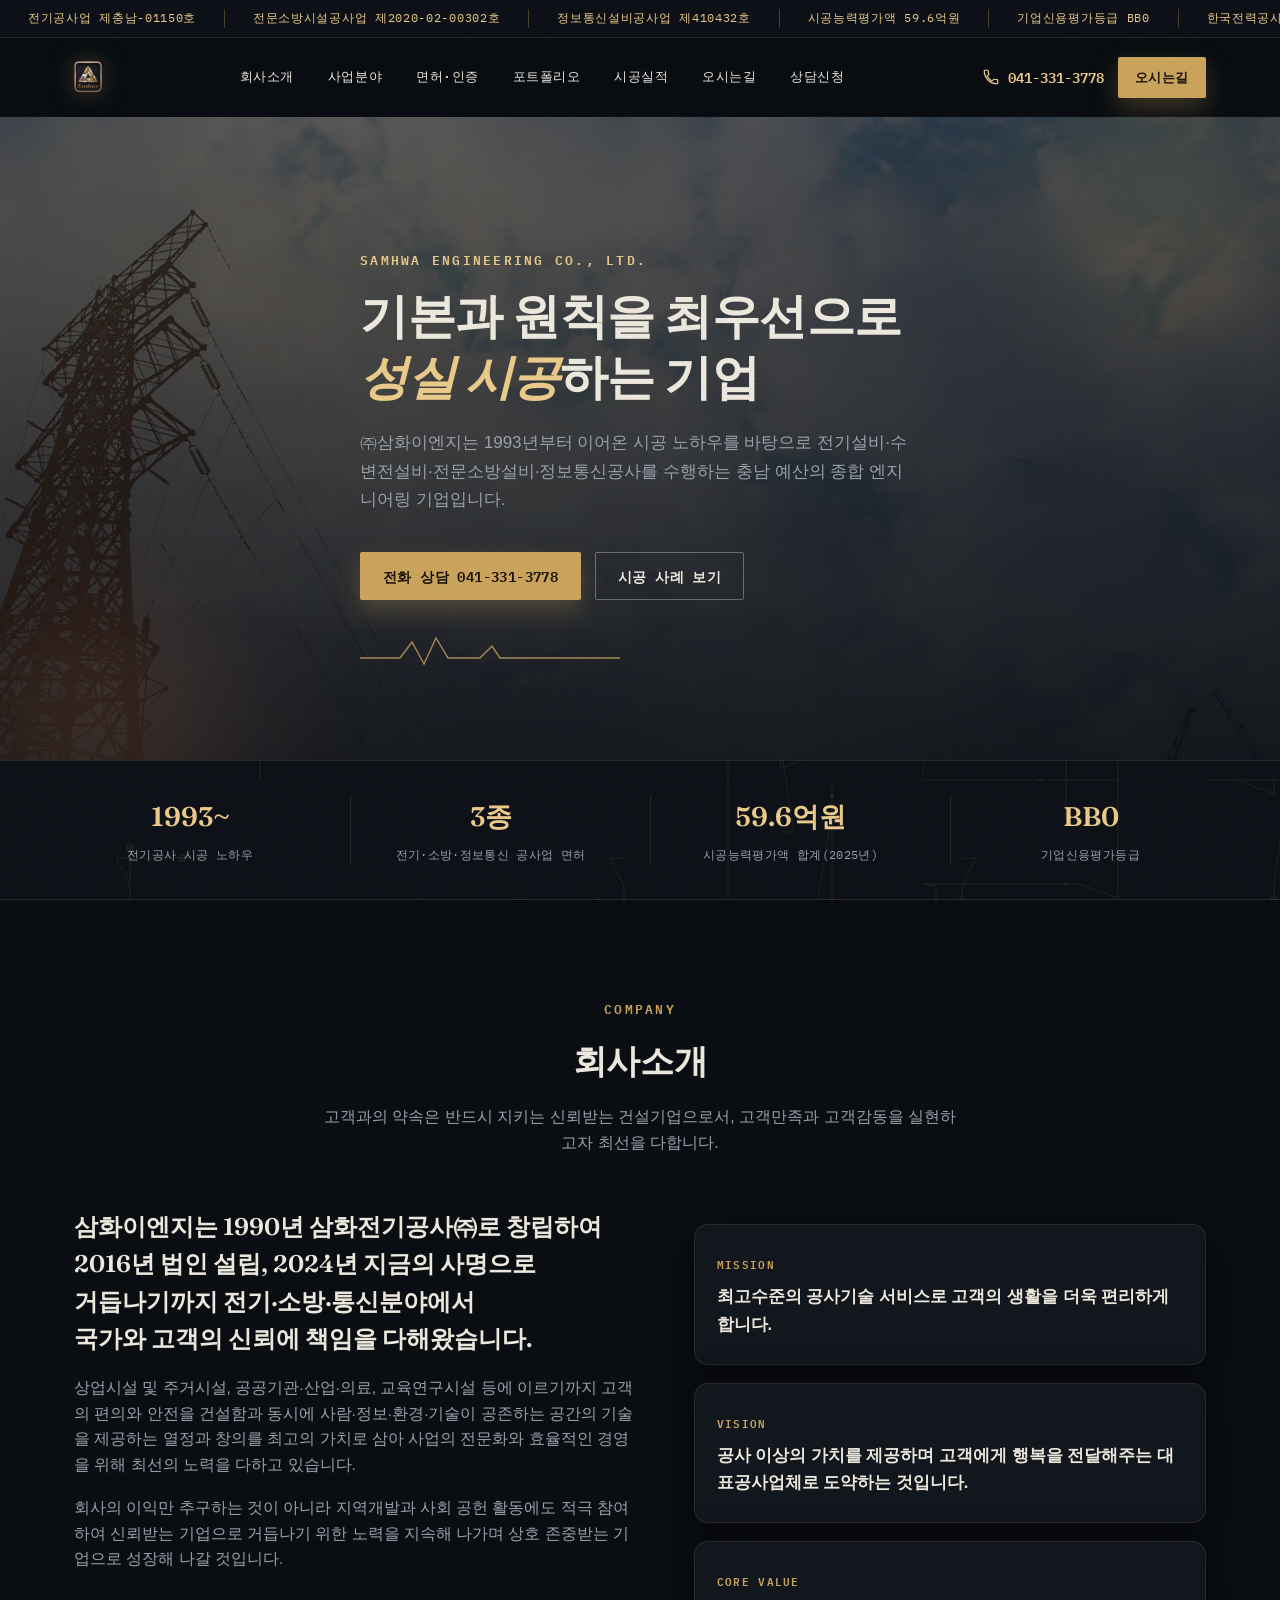
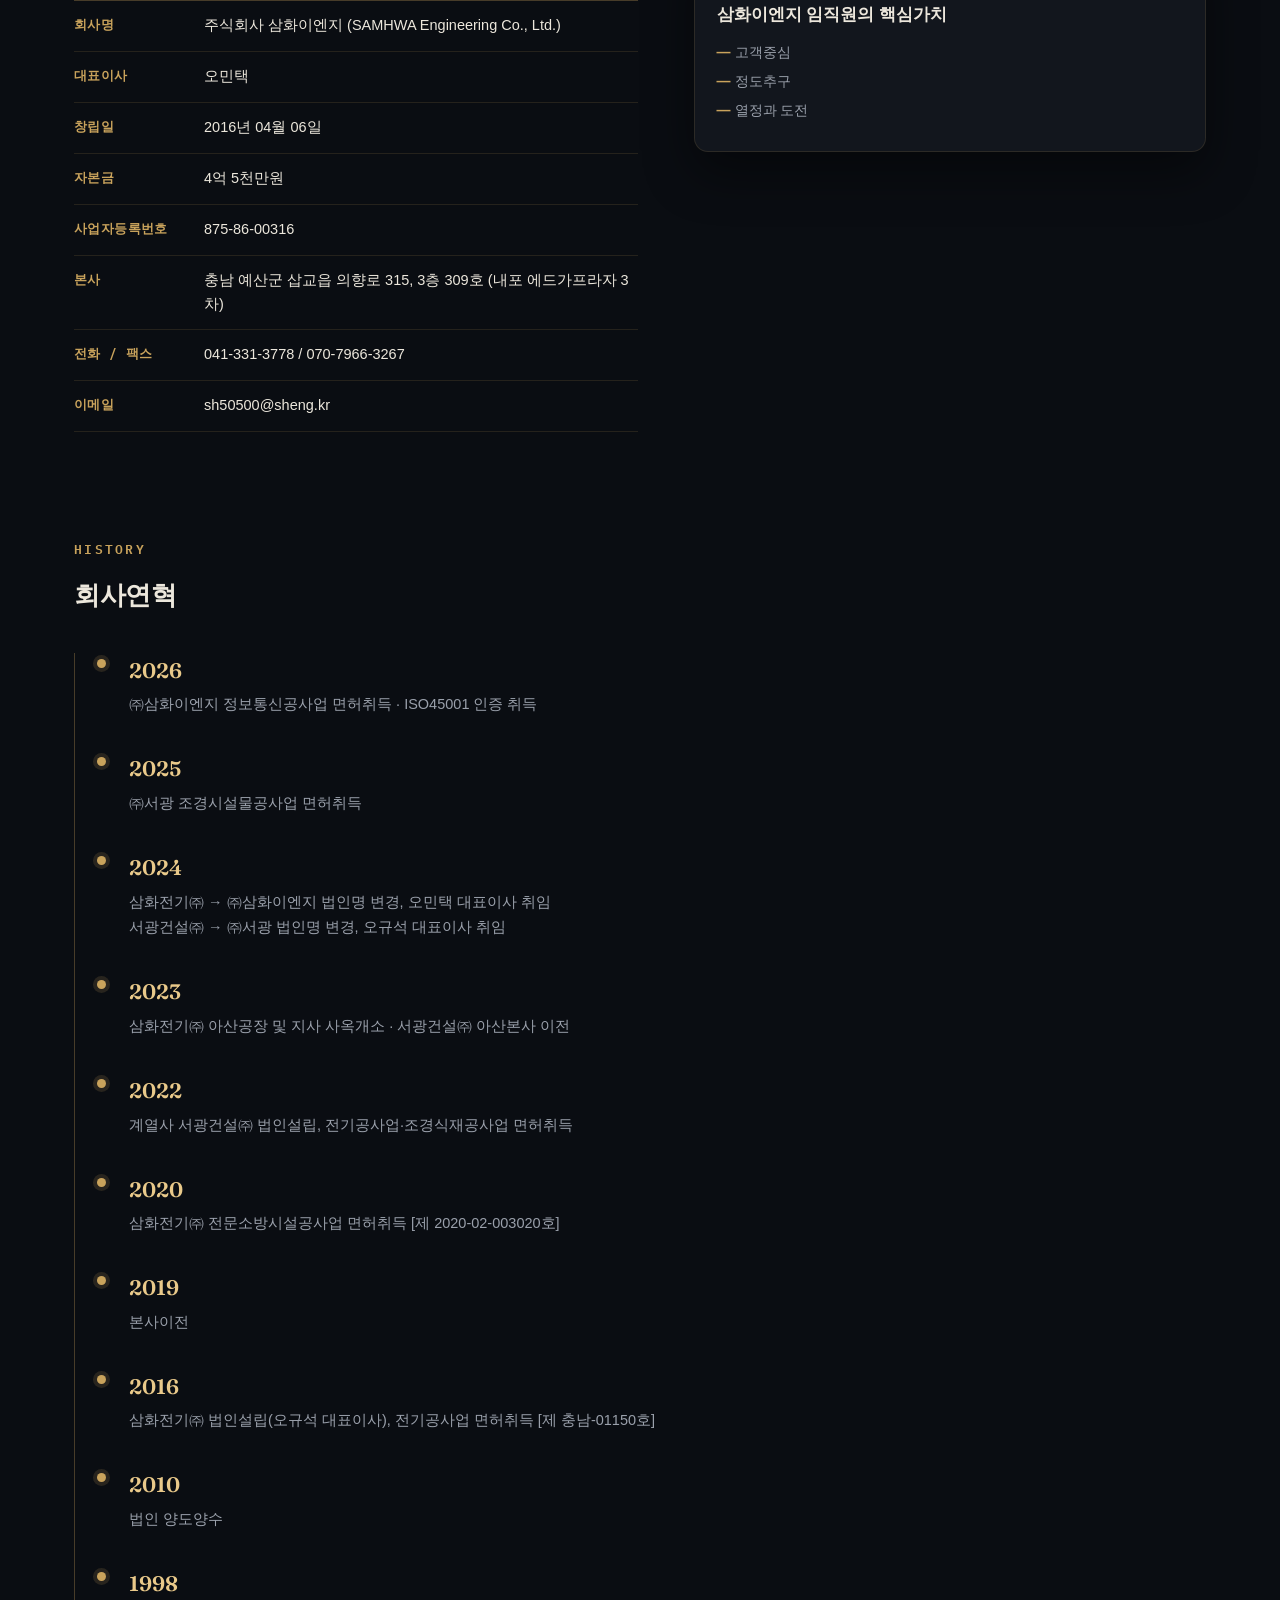
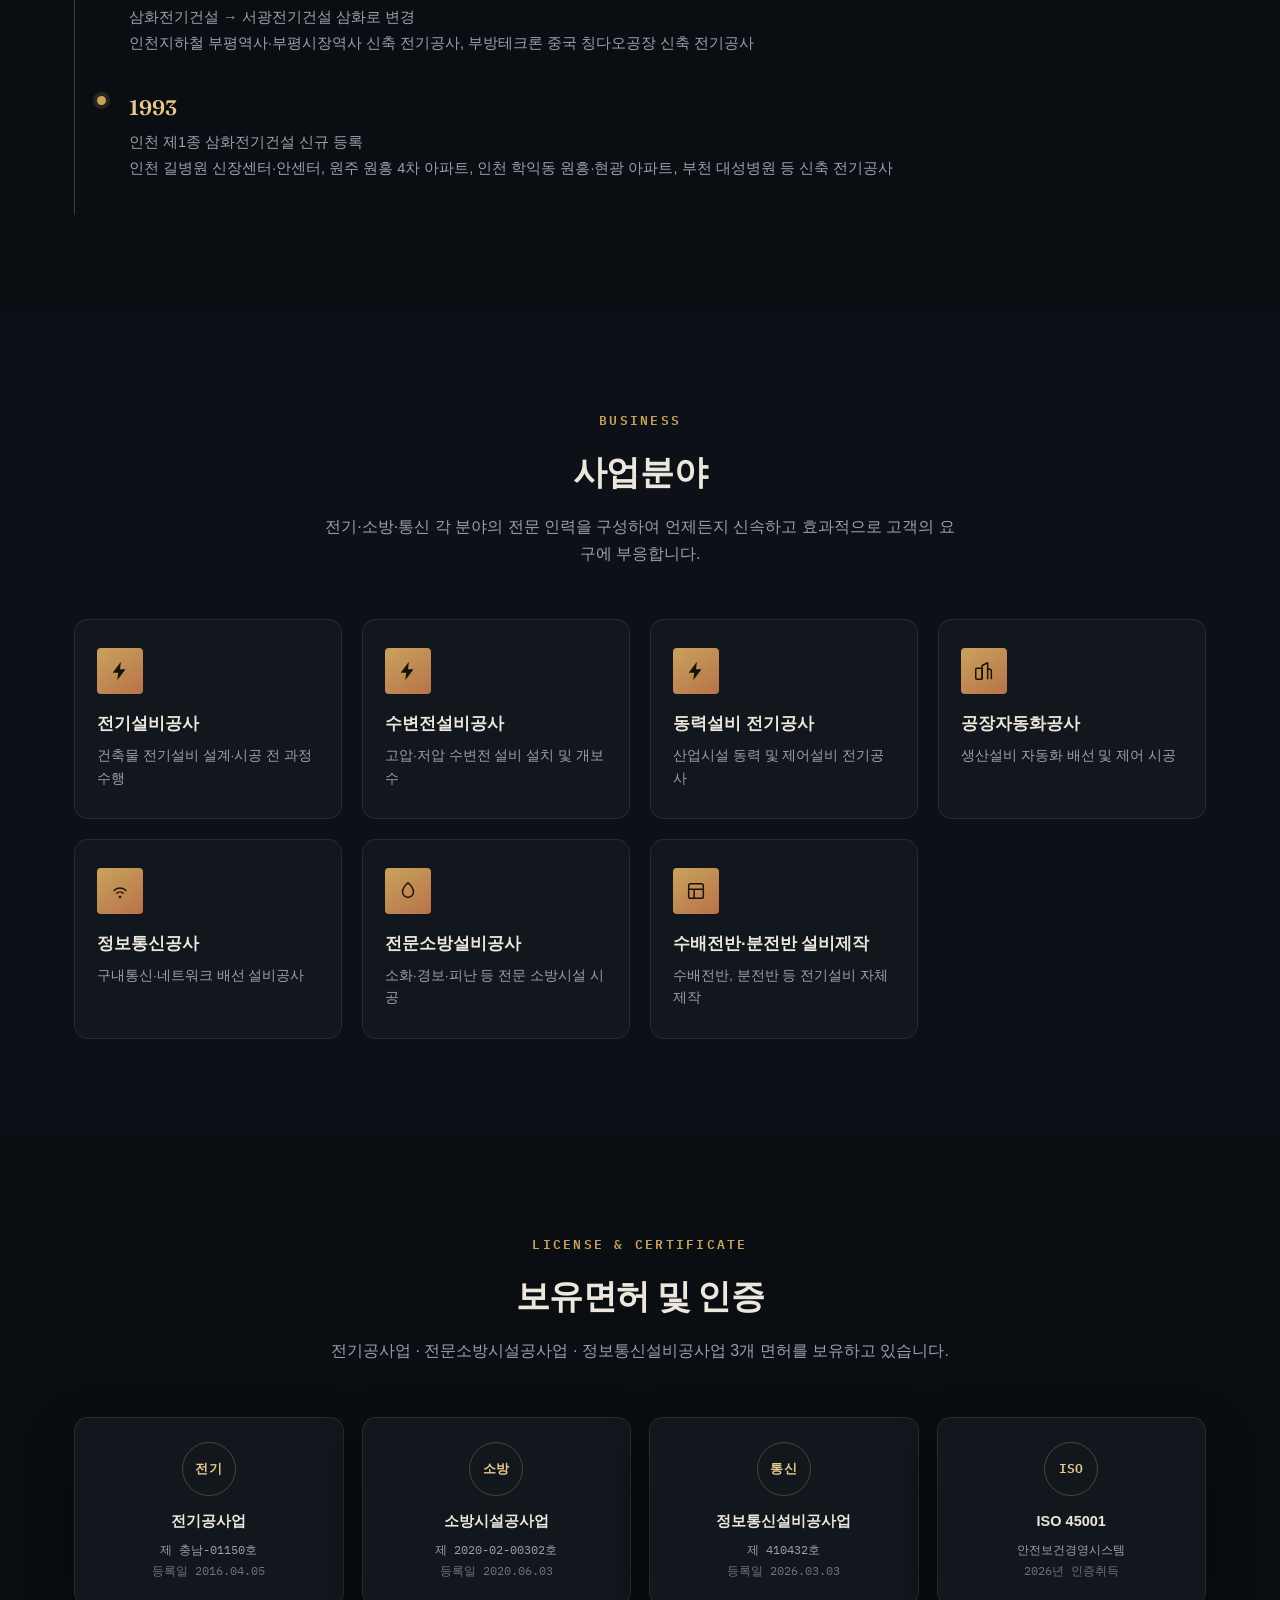
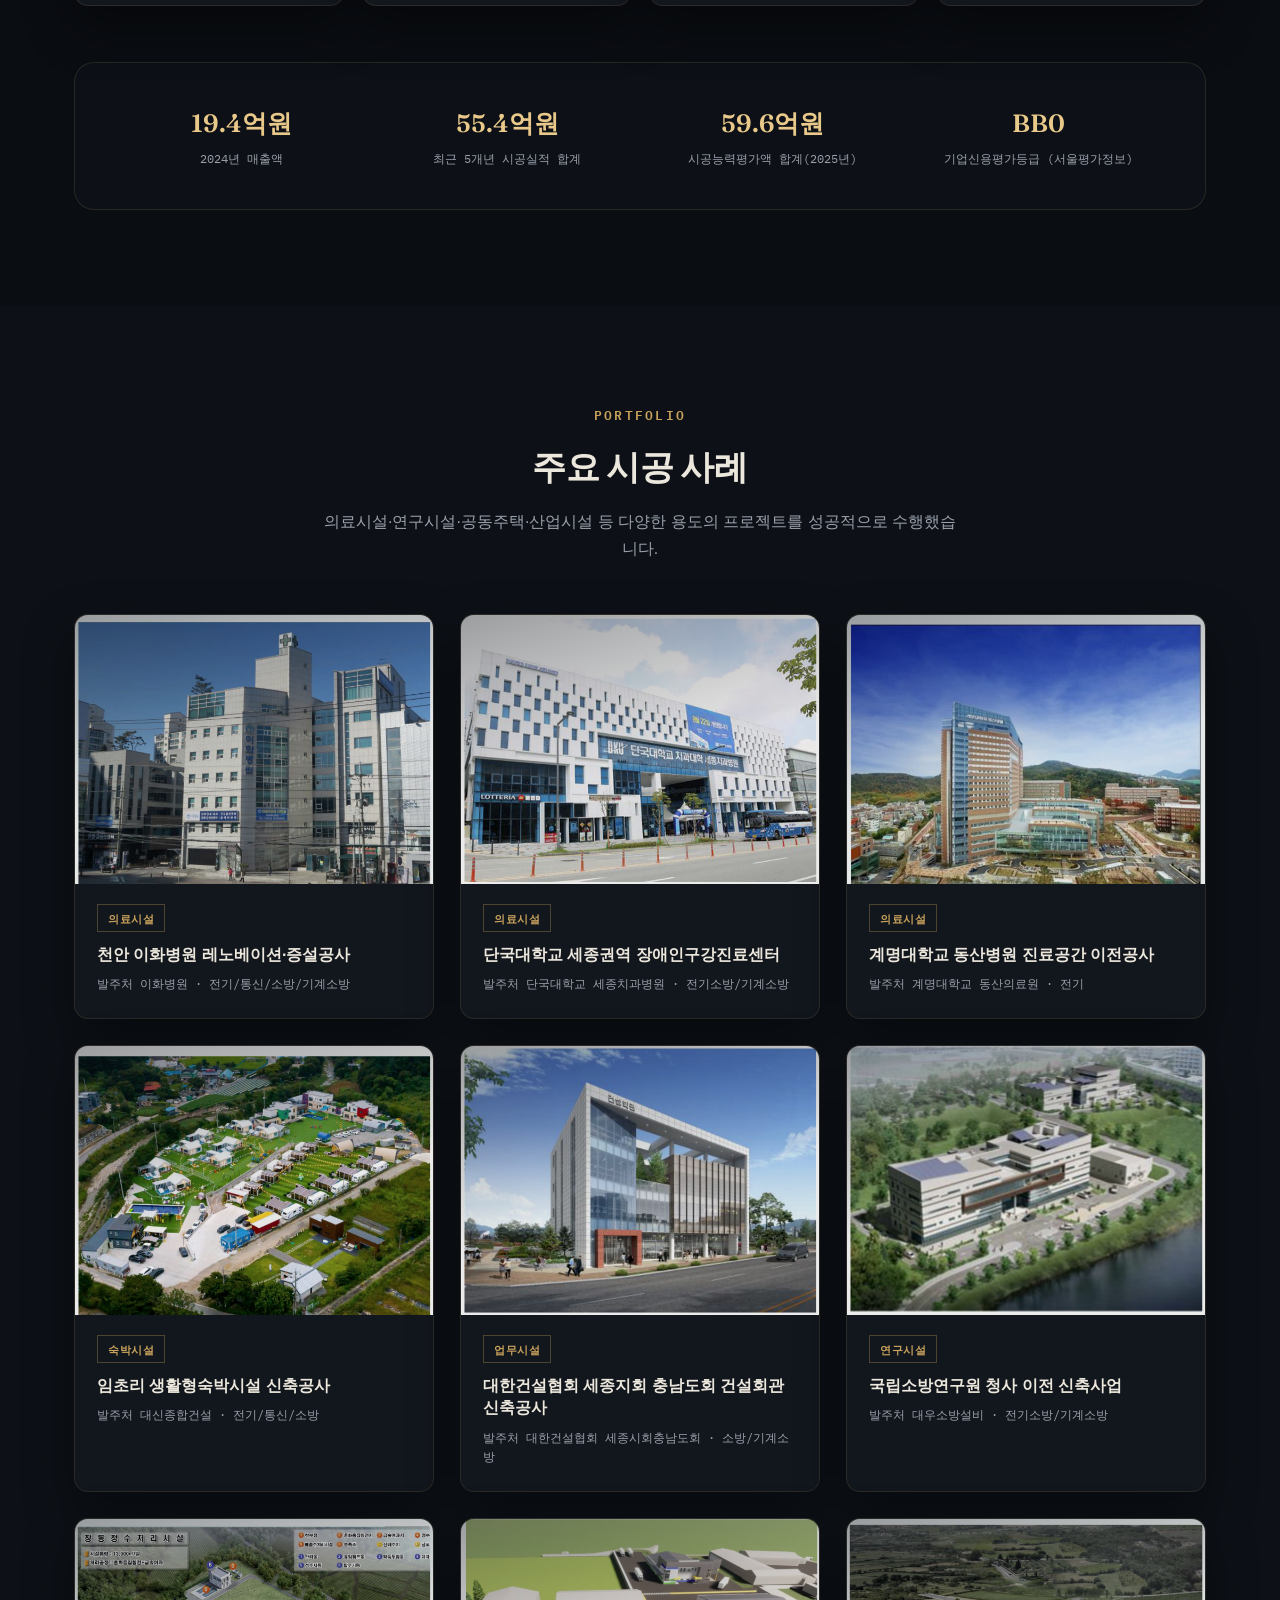
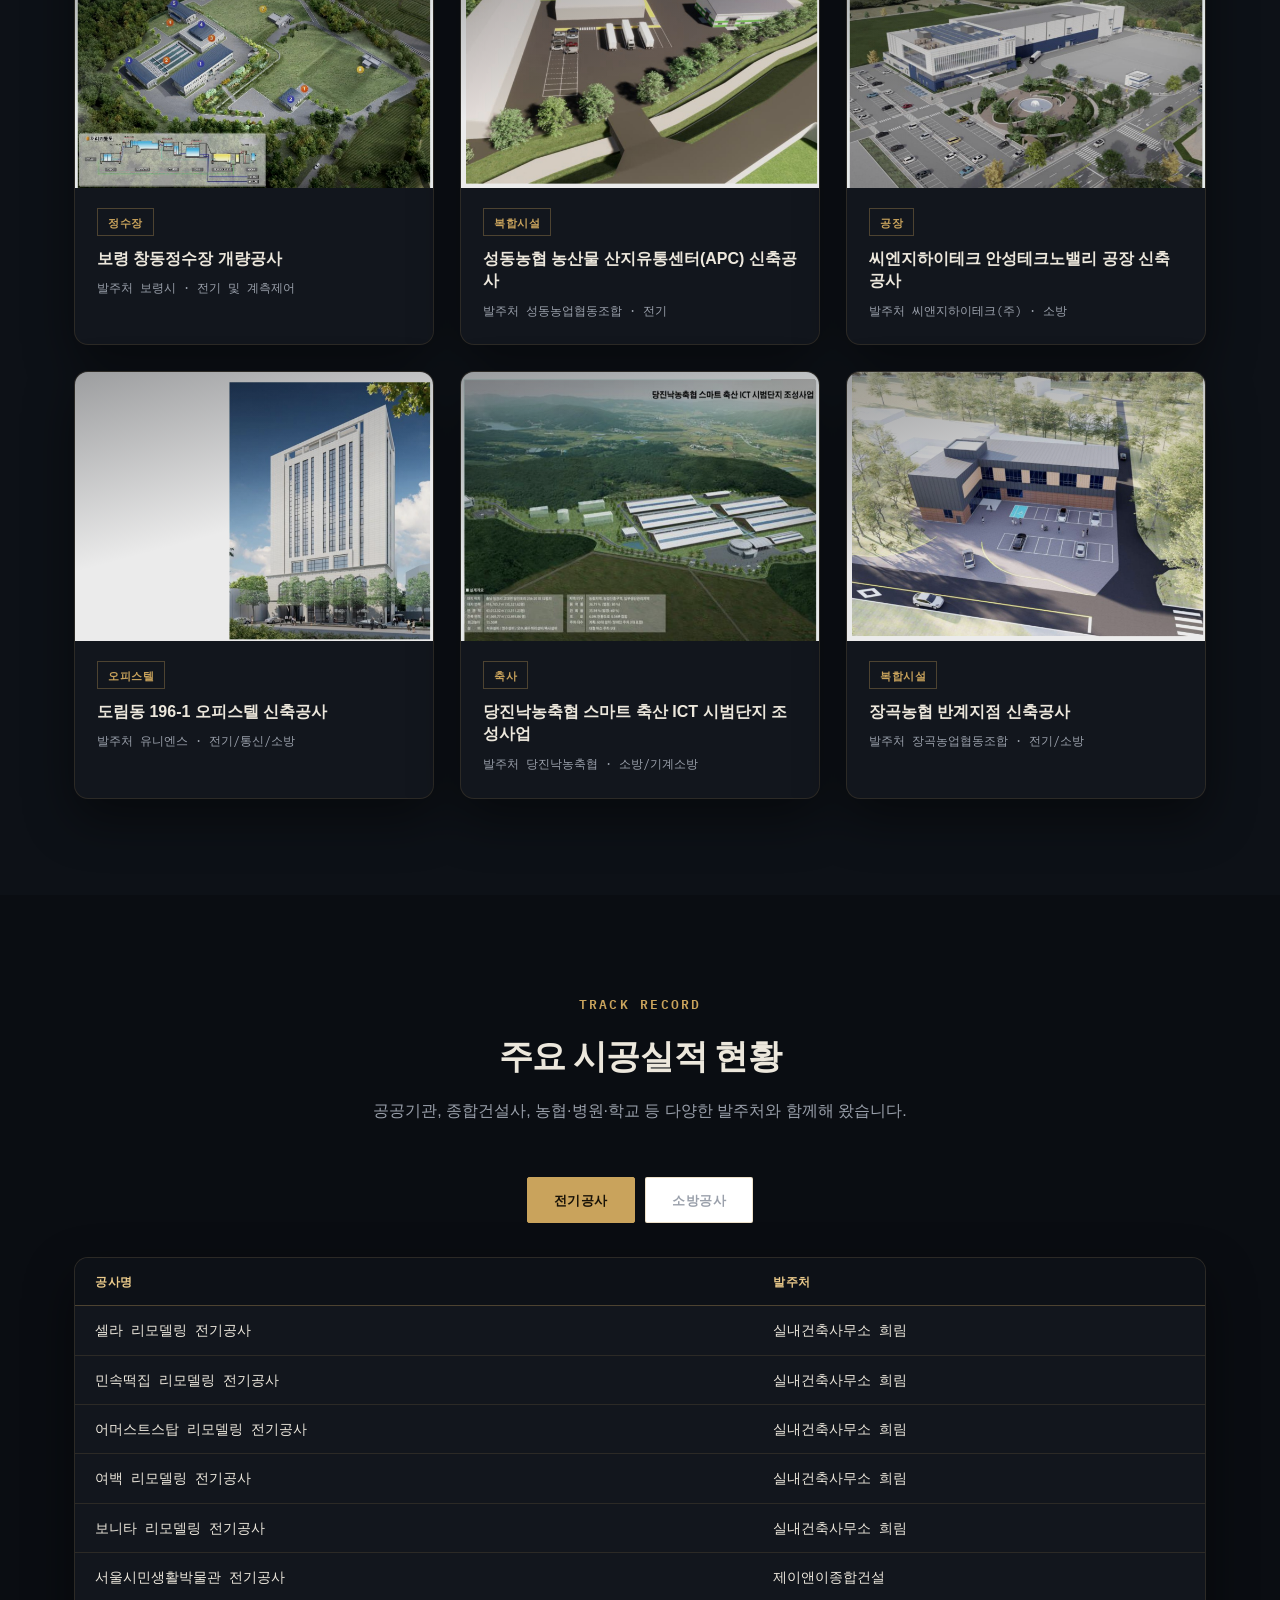
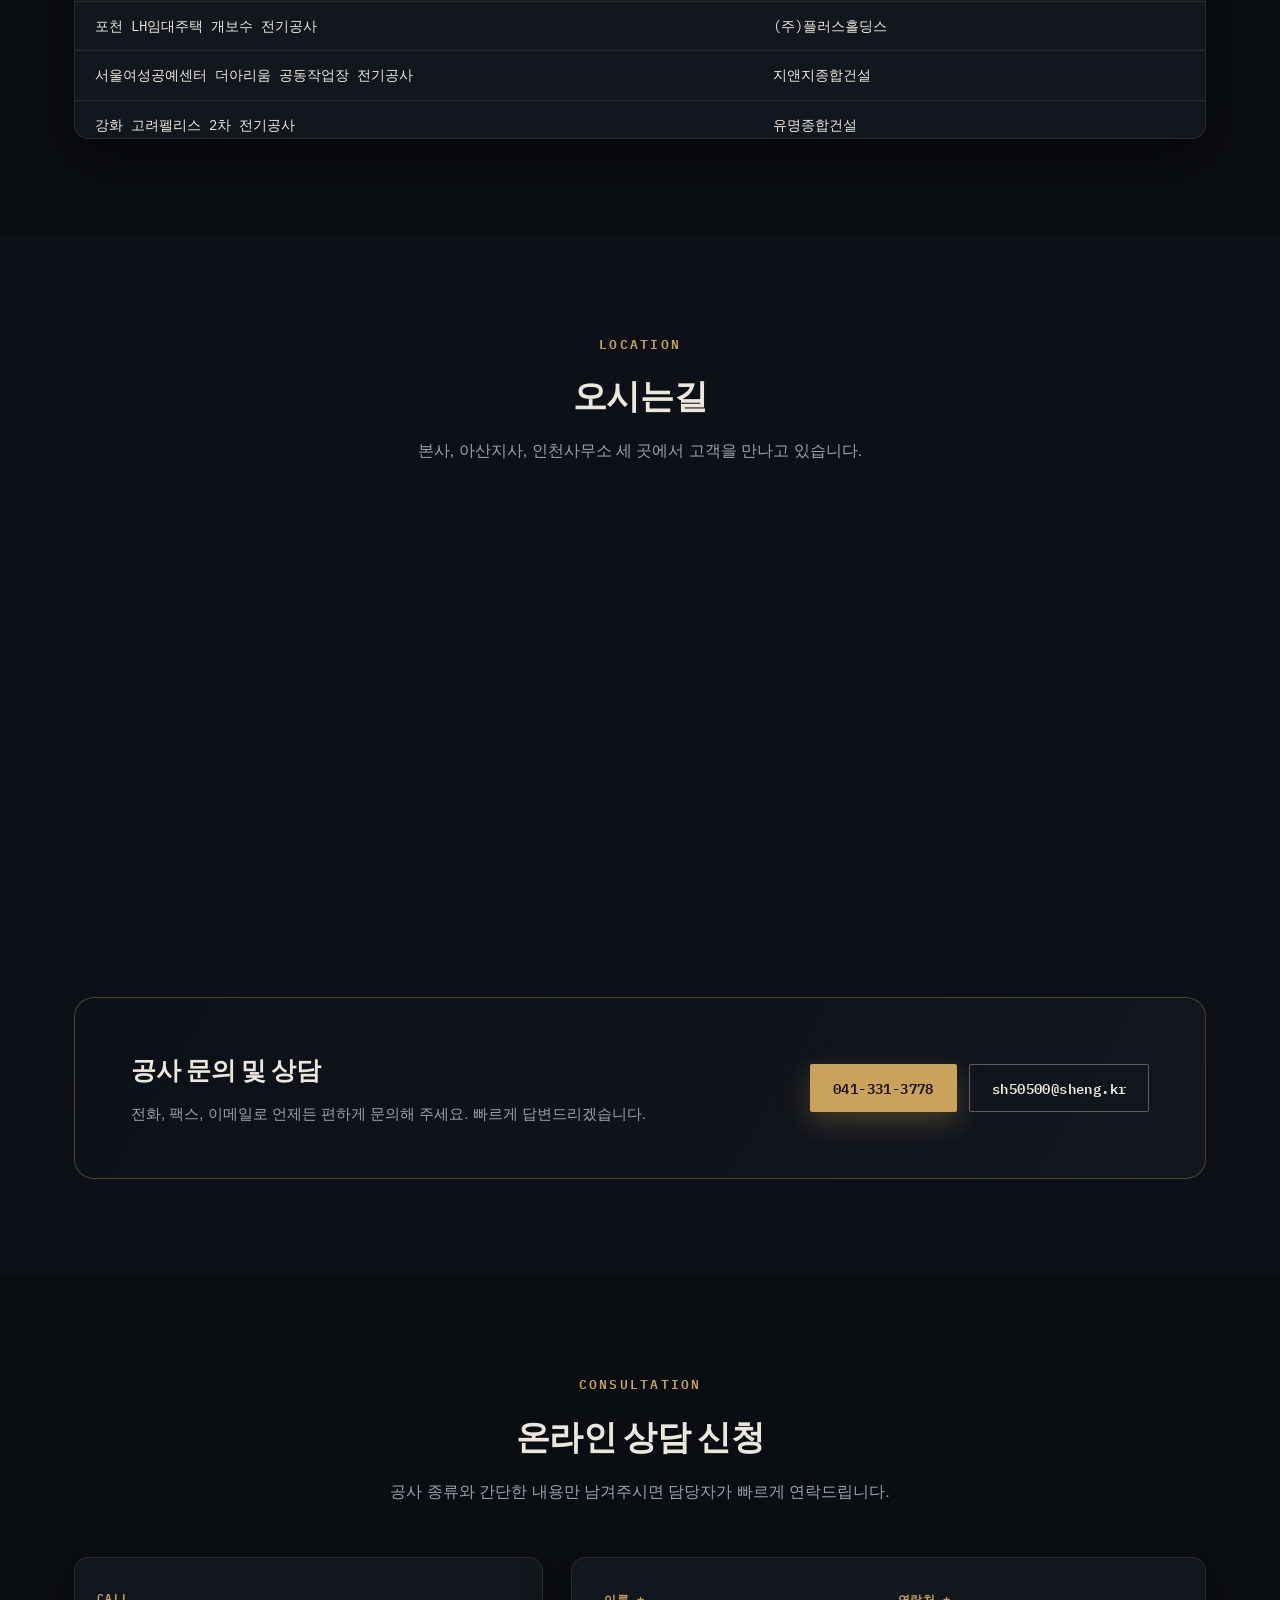
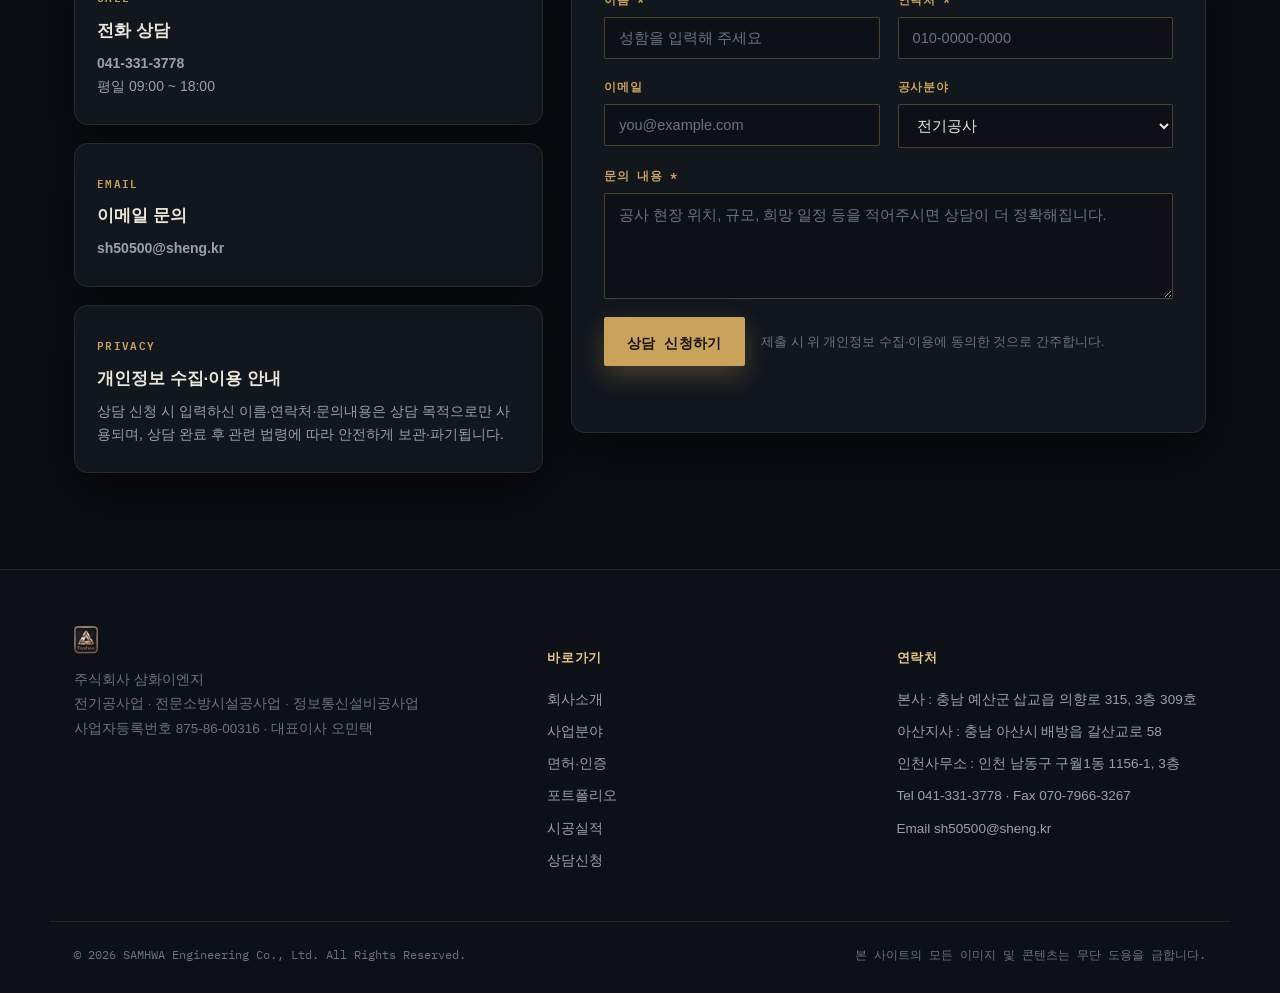
<file: variants/dark-gold/index.html>
<!DOCTYPE html>
<html lang="ko">
<head>
<meta charset="UTF-8" />
<meta name="viewport" content="width=device-width, initial-scale=1.0" />
<title>(주)삼화이엔지 | 전기공사·소방설비·정보통신공사 전문기업</title>
<meta name="description" content="㈜삼화이엔지는 1993년부터 이어온 시공 노하우로 전기설비공사, 수변전설비공사, 전문소방설비공사, 정보통신공사를 수행하는 충남 예산 소재 종합 엔지니어링 기업입니다." />
<meta property="og:title" content="(주)삼화이엔지 | 기본과 원칙을 최우선으로, 성실 시공하는 기업" />
<meta property="og:description" content="전기공사업 · 전문소방시설공사업 · 정보통신공사업 면허 보유. 병원·연구시설·공동주택·산업시설 등 다양한 시공 실적." />
<meta property="og:type" content="website" />
<meta name="theme-color" content="#0a0d12" />
<link rel="icon" type="image/png" href="assets/img/favicon.png" />
<link rel="stylesheet" href="css/fonts.css" />
<link rel="stylesheet" href="css/style.css" />
</head>
<body>

<canvas id="bgCanvas" class="bg-canvas" aria-hidden="true"></canvas>
<div class="grain-overlay" aria-hidden="true"></div>

<div class="ticker" aria-hidden="true">
  <div class="ticker-track" id="tickerTrack">
    <span>전기공사업 제충남-01150호</span>
    <span>전문소방시설공사업 제2020-02-00302호</span>
    <span>정보통신설비공사업 제410432호</span>
    <span>시공능력평가액 59.6억원</span>
    <span>기업신용평가등급 BB0</span>
    <span>한국전력공사</span>
    <span>계명대학교 동산병원</span>
    <span>단국대학교 세종치과병원</span>
    <span>국립소방연구원</span>
    <span>ISO45001 인증</span>
    <span>전기공사업 제충남-01150호</span>
    <span>전문소방시설공사업 제2020-02-00302호</span>
    <span>정보통신설비공사업 제410432호</span>
    <span>시공능력평가액 59.6억원</span>
    <span>기업신용평가등급 BB0</span>
    <span>한국전력공사</span>
    <span>계명대학교 동산병원</span>
    <span>단국대학교 세종치과병원</span>
    <span>국립소방연구원</span>
    <span>ISO45001 인증</span>
  </div>
</div>

<header class="site-header">
  <div class="container nav">
    <a href="#top" class="brand"><img src="assets/img/logo.png" alt="삼화이엔지 로고" /></a>
    <nav class="menu">
      <a href="#about">회사소개</a>
      <a href="#business">사업분야</a>
      <a href="#license">면허·인증</a>
      <a href="#portfolio">포트폴리오</a>
      <a href="#performance">시공실적</a>
      <a href="#location">오시는길</a>
      <a href="#consult">상담신청</a>
    </nav>
    <div class="nav-actions">
      <a href="tel:041-331-3778" class="tel-link">
        <svg width="18" height="18" viewBox="0 0 24 24" fill="none"><path d="M6.6 10.8c1.4 2.8 3.8 5.1 6.6 6.6l2.2-2.2c.3-.3.7-.4 1-.2 1.1.4 2.3.6 3.6.6.6 0 1 .4 1 1V20c0 .6-.4 1-1 1C10.6 21 3 13.4 3 4c0-.6.4-1 1-1h3.4c.6 0 1 .4 1 1 0 1.3.2 2.5.6 3.6.1.4 0 .8-.2 1.1L6.6 10.8Z" stroke="currentColor" stroke-width="1.6"/></svg>
        041-331-3778
      </a>
      <a href="#location" class="btn btn-primary btn-sm btn-magnetic">오시는길</a>
      <button class="mobile-toggle" aria-label="메뉴 열기">
        <svg width="26" height="26" viewBox="0 0 24 24" fill="none"><path d="M4 7h16M4 12h16M4 17h16" stroke="currentColor" stroke-width="2" stroke-linecap="round"/></svg>
      </button>
    </div>
  </div>
</header>

<main id="top">

  <!-- HERO -->
  <section class="hero">
    <div class="container hero-inner">
      <span class="eyebrow">SAMHWA ENGINEERING CO., LTD.</span>
      <h1>기본과 원칙을 최우선으로<br /><b>성실 시공</b>하는 기업</h1>
      <p>㈜삼화이엔지는 1993년부터 이어온 시공 노하우를 바탕으로 전기설비·수변전설비·전문소방설비·정보통신공사를 수행하는 충남 예산의 종합 엔지니어링 기업입니다.</p>
      <div class="hero-actions">
        <a href="tel:041-331-3778" class="btn btn-primary btn-magnetic">전화 상담 041-331-3778</a>
        <a href="#portfolio" class="btn btn-outline btn-magnetic">시공 사례 보기</a>
      </div>
      <svg class="hero-line" data-draw width="260" height="34" viewBox="0 0 260 34" aria-hidden="true">
        <path d="M0 24 L40 24 L52 8 L64 30 L76 4 L88 24 L120 24 L132 12 L140 24 L260 24" />
      </svg>
    </div>
  </section>

  <div class="trust-strip">
    <div class="container trust-grid">
      <div class="trust-item">
        <div class="trust-num"><span class="stat-num" data-count>1993</span>~</div>
        <div class="trust-label">전기공사 시공 노하우</div>
      </div>
      <div class="trust-item">
        <div class="trust-num"><span class="stat-num" data-count>3</span>종</div>
        <div class="trust-label">전기·소방·정보통신 공사업 면허</div>
      </div>
      <div class="trust-item">
        <div class="trust-num"><span class="stat-num" data-count>59.6</span>억원</div>
        <div class="trust-label">시공능력평가액 합계(2025년)</div>
      </div>
      <div class="trust-item">
        <div class="trust-num"><span class="stat-num" data-decode>BB0</span></div>
        <div class="trust-label">기업신용평가등급</div>
      </div>
    </div>
  </div>

  <!-- 회사소개 -->
  <section class="section" id="about">
    <div class="container">
      <div class="section-head">
        <span class="eyebrow">Company</span>
        <h2>회사소개</h2>
        <p>고객과의 약속은 반드시 지키는 신뢰받는 건설기업으로서, 고객만족과 고객감동을 실현하고자 최선을 다합니다.</p>
      </div>

      <div class="about-grid" data-reveal>
        <div class="about-copy">
          <h3>삼화이엔지는 1990년 삼화전기공사㈜로 창립하여<br/>2016년 법인 설립, 2024년 지금의 사명으로<br/>거듭나기까지 전기·소방·통신분야에서<br/>국가와 고객의 신뢰에 책임을 다해왔습니다.</h3>
          <p>상업시설 및 주거시설, 공공기관·산업·의료, 교육연구시설 등에 이르기까지 고객의 편의와 안전을 건설함과 동시에 사람·정보·환경·기술이 공존하는 공간의 기술을 제공하는 열정과 창의를 최고의 가치로 삼아 사업의 전문화와 효율적인 경영을 위해 최선의 노력을 다하고 있습니다.</p>
          <p>회사의 이익만 추구하는 것이 아니라 지역개발과 사회 공헌 활동에도 적극 참여하여 신뢰받는 기업으로 거듭나기 위한 노력을 지속해 나가며 상호 존중받는 기업으로 성장해 나갈 것입니다.</p>

          <dl class="info-table">
            <div><dt>회사명</dt><dd>주식회사 삼화이엔지 (SAMHWA Engineering Co., Ltd.)</dd></div>
            <div><dt>대표이사</dt><dd>오민택</dd></div>
            <div><dt>창립일</dt><dd>2016년 04월 06일</dd></div>
            <div><dt>자본금</dt><dd>4억 5천만원</dd></div>
            <div><dt>사업자등록번호</dt><dd>875-86-00316</dd></div>
            <div><dt>본사</dt><dd>충남 예산군 삽교읍 의향로 315, 3층 309호 (내포 에드가프라자 3차)</dd></div>
            <div><dt>전화 / 팩스</dt><dd>041-331-3778 / 070-7966-3267</dd></div>
            <div><dt>이메일</dt><dd>sh50500@sheng.kr</dd></div>
          </dl>
        </div>

        <div>
          <div class="value-cards" style="grid-template-columns:1fr">
            <div class="value-card">
              <span class="tag">MISSION</span>
              <h4>최고수준의 공사기술 서비스로 고객의 생활을 더욱 편리하게 합니다.</h4>
            </div>
            <div class="value-card">
              <span class="tag">VISION</span>
              <h4>공사 이상의 가치를 제공하며 고객에게 행복을 전달해주는 대표공사업체로 도약하는 것입니다.</h4>
            </div>
            <div class="value-card">
              <span class="tag">CORE VALUE</span>
              <h4>삼화이엔지 임직원의 핵심가치</h4>
              <ul>
                <li>고객중심</li>
                <li>정도추구</li>
                <li>열정과 도전</li>
              </ul>
            </div>
          </div>
        </div>
      </div>

      <!-- 연혁 -->
      <div style="margin-top:88px" data-reveal>
        <div class="section-head left" style="margin-bottom:36px">
          <span class="eyebrow">History</span>
          <h2 style="font-size:26px">회사연혁</h2>
        </div>
        <div class="timeline">
          <div class="tl-item">
            <div class="tl-year">2026</div>
            <p>㈜삼화이엔지 정보통신공사업 면허취득 · ISO45001 인증 취득</p>
          </div>
          <div class="tl-item">
            <div class="tl-year">2025</div>
            <p>㈜서광 조경시설물공사업 면허취득</p>
          </div>
          <div class="tl-item">
            <div class="tl-year">2024</div>
            <p>삼화전기㈜ → ㈜삼화이엔지 법인명 변경, 오민택 대표이사 취임</p>
            <p>서광건설㈜ → ㈜서광 법인명 변경, 오규석 대표이사 취임</p>
          </div>
          <div class="tl-item">
            <div class="tl-year">2023</div>
            <p>삼화전기㈜ 아산공장 및 지사 사옥개소 · 서광건설㈜ 아산본사 이전</p>
          </div>
          <div class="tl-item">
            <div class="tl-year">2022</div>
            <p>계열사 서광건설㈜ 법인설립, 전기공사업·조경식재공사업 면허취득</p>
          </div>
          <div class="tl-item">
            <div class="tl-year">2020</div>
            <p>삼화전기㈜ 전문소방시설공사업 면허취득 [제 2020-02-003020호]</p>
          </div>
          <div class="tl-item">
            <div class="tl-year">2019</div>
            <p>본사이전</p>
          </div>
          <div class="tl-item">
            <div class="tl-year">2016</div>
            <p>삼화전기㈜ 법인설립(오규석 대표이사), 전기공사업 면허취득 [제 충남-01150호]</p>
          </div>
          <div class="tl-item">
            <div class="tl-year">2010</div>
            <p>법인 양도양수</p>
          </div>
          <div class="tl-item">
            <div class="tl-year">1998</div>
            <p>삼화전기건설 → 서광전기건설 삼화로 변경</p>
            <p>인천지하철 부평역사·부평시장역사 신축 전기공사, 부방테크론 중국 칭다오공장 신축 전기공사</p>
          </div>
          <div class="tl-item">
            <div class="tl-year">1993</div>
            <p>인천 제1종 삼화전기건설 신규 등록</p>
            <p>인천 길병원 신장센터·안센터, 원주 원흥 4차 아파트, 인천 학익동 원흥·현광 아파트, 부천 대성병원 등 신축 전기공사</p>
          </div>
        </div>
      </div>
    </div>
  </section>

  <!-- 사업분야 -->
  <section class="section alt" id="business">
    <div class="container">
      <div class="section-head">
        <span class="eyebrow">Business</span>
        <h2>사업분야</h2>
        <p>전기·소방·통신 각 분야의 전문 인력을 구성하여 언제든지 신속하고 효과적으로 고객의 요구에 부응합니다.</p>
      </div>
      <div class="biz-grid" data-reveal>
        <div class="biz-card">
          <div class="biz-icon"><svg width="22" height="22" viewBox="0 0 24 24" fill="none"><path d="M13 2 4 14h6l-1 8 9-12h-6l1-8Z" fill="currentColor"/></svg></div>
          <h4>전기설비공사</h4>
          <p>건축물 전기설비 설계·시공 전 과정 수행</p>
        </div>
        <div class="biz-card">
          <div class="biz-icon"><svg width="22" height="22" viewBox="0 0 24 24" fill="none"><path d="M13 2 4 14h6l-1 8 9-12h-6l1-8Z" fill="currentColor"/></svg></div>
          <h4>수변전설비공사</h4>
          <p>고압·저압 수변전 설비 설치 및 개보수</p>
        </div>
        <div class="biz-card">
          <div class="biz-icon"><svg width="22" height="22" viewBox="0 0 24 24" fill="none"><path d="M13 2 4 14h6l-1 8 9-12h-6l1-8Z" fill="currentColor"/></svg></div>
          <h4>동력설비 전기공사</h4>
          <p>산업시설 동력 및 제어설비 전기공사</p>
        </div>
        <div class="biz-card">
          <div class="biz-icon"><svg width="22" height="22" viewBox="0 0 24 24" fill="none"><rect x="3" y="9" width="7" height="12" rx="1" stroke="currentColor" stroke-width="1.6"/><path d="M10 21V6l6-3v18M16 21V9l4 2v10" stroke="currentColor" stroke-width="1.6" stroke-linejoin="round"/></svg></div>
          <h4>공장자동화공사</h4>
          <p>생산설비 자동화 배선 및 제어 시공</p>
        </div>
        <div class="biz-card">
          <div class="biz-icon"><svg width="22" height="22" viewBox="0 0 24 24" fill="none"><path d="M12 20a1.4 1.4 0 1 0 0-2.8 1.4 1.4 0 0 0 0 2.8Z" fill="currentColor"/><path d="M8.5 14.5a5 5 0 0 1 7 0M5.5 11.5a9 9 0 0 1 13 0" stroke="currentColor" stroke-width="1.6" stroke-linecap="round"/></svg></div>
          <h4>정보통신공사</h4>
          <p>구내통신·네트워크 배선 설비공사</p>
        </div>
        <div class="biz-card">
          <div class="biz-icon"><svg width="22" height="22" viewBox="0 0 24 24" fill="none"><path d="M12 3s6 5.5 6 10a6 6 0 1 1-12 0c0-4.5 6-10 6-10Z" stroke="currentColor" stroke-width="1.6" stroke-linejoin="round"/></svg></div>
          <h4>전문소방설비공사</h4>
          <p>소화·경보·피난 등 전문 소방시설 시공</p>
        </div>
        <div class="biz-card">
          <div class="biz-icon"><svg width="22" height="22" viewBox="0 0 24 24" fill="none"><rect x="4" y="4" width="16" height="16" rx="2" stroke="currentColor" stroke-width="1.6"/><path d="M4 10h16M10 10v10" stroke="currentColor" stroke-width="1.6"/></svg></div>
          <h4>수배전반·분전반 설비제작</h4>
          <p>수배전반, 분전반 등 전기설비 자체 제작</p>
        </div>
      </div>
    </div>
  </section>

  <!-- 면허/인증 -->
  <section class="section" id="license">
    <div class="container">
      <div class="section-head">
        <span class="eyebrow">License &amp; Certificate</span>
        <h2>보유면허 및 인증</h2>
        <p>전기공사업 · 전문소방시설공사업 · 정보통신설비공사업 3개 면허를 보유하고 있습니다.</p>
      </div>
      <div class="cert-grid" data-reveal>
        <div class="cert-card">
          <div class="badge">전기</div>
          <h4>전기공사업</h4>
          <div class="num">제 충남-01150호</div>
          <div class="date">등록일 2016.04.05</div>
        </div>
        <div class="cert-card">
          <div class="badge">소방</div>
          <h4>소방시설공사업</h4>
          <div class="num">제 2020-02-00302호</div>
          <div class="date">등록일 2020.06.03</div>
        </div>
        <div class="cert-card">
          <div class="badge">통신</div>
          <h4>정보통신설비공사업</h4>
          <div class="num">제 410432호</div>
          <div class="date">등록일 2026.03.03</div>
        </div>
        <div class="cert-card">
          <div class="badge">ISO</div>
          <h4>ISO 45001</h4>
          <div class="num">안전보건경영시스템</div>
          <div class="date">2026년 인증취득</div>
        </div>
      </div>

      <div class="finance-strip" data-reveal>
        <div class="finance-item">
          <div class="finance-num"><span class="stat-num" data-count>19.4</span>억원</div>
          <div class="finance-label">2024년 매출액</div>
        </div>
        <div class="finance-item">
          <div class="finance-num"><span class="stat-num" data-count>55.4</span>억원</div>
          <div class="finance-label">최근 5개년 시공실적 합계</div>
        </div>
        <div class="finance-item">
          <div class="finance-num"><span class="stat-num" data-count>59.6</span>억원</div>
          <div class="finance-label">시공능력평가액 합계(2025년)</div>
        </div>
        <div class="finance-item">
          <div class="finance-num"><span class="stat-num" data-decode>BB0</span></div>
          <div class="finance-label">기업신용평가등급 (서울평가정보)</div>
        </div>
      </div>
    </div>
  </section>

  <!-- 포트폴리오 -->
  <section class="section alt" id="portfolio">
    <div class="container">
      <div class="section-head">
        <span class="eyebrow">Portfolio</span>
        <h2>주요 시공 사례</h2>
        <p>의료시설·연구시설·공동주택·산업시설 등 다양한 용도의 프로젝트를 성공적으로 수행했습니다.</p>
      </div>
      <div class="pf-grid" data-reveal>

        <article class="pf-card">
          <div class="pf-thumb"><img src="assets/img/proj_ihwa.jpg" alt="천안 이화병원" loading="lazy" /></div>
          <div class="pf-body">
            <span class="pf-cat">의료시설</span>
            <h4>천안 이화병원 레노베이션·증설공사</h4>
            <p class="pf-meta">발주처 이화병원 · 전기/통신/소방/기계소방</p>
          </div>
        </article>

        <article class="pf-card">
          <div class="pf-thumb"><img src="assets/img/proj_dankook.jpg" alt="단국대학교 세종치과병원" loading="lazy" /></div>
          <div class="pf-body">
            <span class="pf-cat">의료시설</span>
            <h4>단국대학교 세종권역 장애인구강진료센터</h4>
            <p class="pf-meta">발주처 단국대학교 세종치과병원 · 전기소방/기계소방</p>
          </div>
        </article>

        <article class="pf-card">
          <div class="pf-thumb"><img src="assets/img/proj_keimyung.jpg" alt="계명대학교 동산병원" loading="lazy" /></div>
          <div class="pf-body">
            <span class="pf-cat">의료시설</span>
            <h4>계명대학교 동산병원 진료공간 이전공사</h4>
            <p class="pf-meta">발주처 계명대학교 동산의료원 · 전기</p>
          </div>
        </article>

        <article class="pf-card">
          <div class="pf-thumb"><img src="assets/img/proj_glamping.jpg" alt="임초리 생활형숙박시설" loading="lazy" /></div>
          <div class="pf-body">
            <span class="pf-cat">숙박시설</span>
            <h4>임초리 생활형숙박시설 신축공사</h4>
            <p class="pf-meta">발주처 대신종합건설 · 전기/통신/소방</p>
          </div>
        </article>

        <article class="pf-card">
          <div class="pf-thumb"><img src="assets/img/proj_gunhyeophoe.jpg" alt="대한건설협회 세종지회 충남도회 건설회관" loading="lazy" /></div>
          <div class="pf-body">
            <span class="pf-cat">업무시설</span>
            <h4>대한건설협회 세종지회 충남도회 건설회관 신축공사</h4>
            <p class="pf-meta">발주처 대한건설협회 세종시회충남도회 · 소방/기계소방</p>
          </div>
        </article>

        <article class="pf-card">
          <div class="pf-thumb"><img src="assets/img/proj_fireresearch.jpg" alt="국립소방연구원 청사" loading="lazy" /></div>
          <div class="pf-body">
            <span class="pf-cat">연구시설</span>
            <h4>국립소방연구원 청사 이전 신축사업</h4>
            <p class="pf-meta">발주처 대우소방설비 · 전기소방/기계소방</p>
          </div>
        </article>

        <article class="pf-card">
          <div class="pf-thumb"><img src="assets/img/proj_boryeong.jpg" alt="보령 창동정수장" loading="lazy" /></div>
          <div class="pf-body">
            <span class="pf-cat">정수장</span>
            <h4>보령 창동정수장 개량공사</h4>
            <p class="pf-meta">발주처 보령시 · 전기 및 계측제어</p>
          </div>
        </article>

        <article class="pf-card">
          <div class="pf-thumb"><img src="assets/img/proj_seongdong.jpg" alt="성동농협 농산물 산지유통센터" loading="lazy" /></div>
          <div class="pf-body">
            <span class="pf-cat">복합시설</span>
            <h4>성동농협 농산물 산지유통센터(APC) 신축공사</h4>
            <p class="pf-meta">발주처 성동농업협동조합 · 전기</p>
          </div>
        </article>

        <article class="pf-card">
          <div class="pf-thumb"><img src="assets/img/proj_cnghitech.jpg" alt="씨엔지하이테크 안성테크노밸리 공장" loading="lazy" /></div>
          <div class="pf-body">
            <span class="pf-cat">공장</span>
            <h4>씨엔지하이테크 안성테크노밸리 공장 신축공사</h4>
            <p class="pf-meta">발주처 씨앤지하이테크(주) · 소방</p>
          </div>
        </article>

        <article class="pf-card">
          <div class="pf-thumb"><img src="assets/img/proj_dorim.jpg" alt="도림동 196-1 오피스텔" loading="lazy" /></div>
          <div class="pf-body">
            <span class="pf-cat">오피스텔</span>
            <h4>도림동 196-1 오피스텔 신축공사</h4>
            <p class="pf-meta">발주처 유니엔스 · 전기/통신/소방</p>
          </div>
        </article>

        <article class="pf-card">
          <div class="pf-thumb"><img src="assets/img/proj_dangjin.jpg" alt="당진낙농축협 스마트 축산 ICT 시범단지" loading="lazy" /></div>
          <div class="pf-body">
            <span class="pf-cat">축사</span>
            <h4>당진낙농축협 스마트 축산 ICT 시범단지 조성사업</h4>
            <p class="pf-meta">발주처 당진낙농축협 · 소방/기계소방</p>
          </div>
        </article>

        <article class="pf-card">
          <div class="pf-thumb"><img src="assets/img/proj_janggok.jpg" alt="장곡농협 반계지점" loading="lazy" /></div>
          <div class="pf-body">
            <span class="pf-cat">복합시설</span>
            <h4>장곡농협 반계지점 신축공사</h4>
            <p class="pf-meta">발주처 장곡농업협동조합 · 전기/소방</p>
          </div>
        </article>

      </div>
    </div>
  </section>

  <!-- 시공실적 -->
  <section class="section" id="performance">
    <div class="container">
      <div class="section-head">
        <span class="eyebrow">Track Record</span>
        <h2>주요 시공실적 현황</h2>
        <p>공공기관, 종합건설사, 농협·병원·학교 등 다양한 발주처와 함께해 왔습니다.</p>
      </div>

      <div class="tabs">
        <button class="tab-btn active" data-target="panel-elec">전기공사</button>
        <button class="tab-btn" data-target="panel-fire">소방공사</button>
      </div>

      <div class="table-wrap">
        <div class="table-scroll">
          <div class="tab-panel active" id="panel-elec">
            <table>
              <thead><tr><th style="width:60%">공사명</th><th>발주처</th></tr></thead>
              <tbody>
                <tr><td>셀라 리모델링 전기공사</td><td>실내건축사무소 희림</td></tr>
                <tr><td>민속떡집 리모델링 전기공사</td><td>실내건축사무소 희림</td></tr>
                <tr><td>어머스트스탑 리모델링 전기공사</td><td>실내건축사무소 희림</td></tr>
                <tr><td>여백 리모델링 전기공사</td><td>실내건축사무소 희림</td></tr>
                <tr><td>보니타 리모델링 전기공사</td><td>실내건축사무소 희림</td></tr>
                <tr><td>서울시민생활박물관 전기공사</td><td>제이앤이종합건설</td></tr>
                <tr><td>포천 LH임대주택 개보수 전기공사</td><td>(주)플러스홀딩스</td></tr>
                <tr><td>서울여성공예센터 더아리움 공동작업장 전기공사</td><td>지앤지종합건설</td></tr>
                <tr><td>강화 고려펠리스 2차 전기공사</td><td>유명종합건설</td></tr>
                <tr><td>남산리 6차 신축 전기공사</td><td>유명종합건설</td></tr>
                <tr><td>고려팰리스 7차 신축 전기공사</td><td>유명종합건설</td></tr>
                <tr><td>서울여성공예센터 더아리움 전기공사</td><td>서울여성공예센터</td></tr>
                <tr><td>공주대학교 예산캠퍼스 보수 전기공사</td><td>(주)닥터바이오</td></tr>
                <tr><td>제32보병사단 전기공사</td><td>제32보병사단</td></tr>
                <tr><td>코멕스산업 고압 큐비클 개보수 전기공사</td><td>(주)코멕스산업</td></tr>
                <tr><td>공군 제20전투비행단 카트도로 환경개선 공사 중 유도선공사</td><td>우진종합건설(주)</td></tr>
                <tr><td>벽산 망원동 다중생활시설 신축 전기공사</td><td>(주)야놀자씨앤디</td></tr>
                <tr><td>예산여고 천정교체 조명개선 전기공사</td><td>충청남도 교육청 예산교육지원청</td></tr>
                <tr><td>시흥시 은행동 다가구주택 신축 전기공사</td><td>(주)와이플래닝</td></tr>
                <tr><td>장항지구 수리시설개보수사업 전기공사</td><td>한국농어촌공사 서천지사</td></tr>
              </tbody>
            </table>
          </div>

          <div class="tab-panel" id="panel-fire">
            <table>
              <thead><tr><th style="width:60%">공사명</th><th>발주처</th></tr></thead>
              <tbody>
                <tr><td>아산원예농협 자재창고 증축 및 대수선공사(소방)</td><td>아산원예농협</td></tr>
                <tr><td>예산군산림조합 미이용 바이오매스 보관시설 신축 보조사업공사(소방)</td><td>예산군산림조합</td></tr>
                <tr><td>예산전자공업고등학교 실습실 환경개선 소방공사</td><td>예산교육지원청</td></tr>
                <tr><td>성수동 근린생활시설 신축공사(소방)</td><td>(주)삼우종합건설</td></tr>
                <tr><td>동성고등공민학교 교육연구시설(기숙사) 신축공사(소방)</td><td>(주)활림건설</td></tr>
                <tr><td>덕산면 사동리 406근린생활시설 소방공사</td><td>와이디종합건설(주)</td></tr>
                <tr><td>(주)셀릭 천안공장 P3 증축공사 중 소방공사</td><td>와이디종합건설(주)</td></tr>
                <tr><td>장재리 1529 근린생활시설 신축공사 중 소방공사</td><td>(주)활림건설</td></tr>
                <tr><td>성정동 1365 맨션브릿지호텔 소방공사</td><td>(주)흑석</td></tr>
                <tr><td>한국전력공사 345kV 신성연SS 소방설비공사</td><td>한국전력공사</td></tr>
                <tr><td>아산시 모종동 801외 1필지 근린생활시설 신축공사 중 소방시설공사</td><td>(주)활림건설</td></tr>
                <tr><td>씨엔지하이테크 안성테크노밸리 공장 신축공사(소방)</td><td>씨엔지하이테크(주)</td></tr>
                <tr><td>용봉산자연휴양림 산림휴양관 등 증축 공사(소방)</td><td>호성전력(주)</td></tr>
              </tbody>
            </table>
          </div>
        </div>
      </div>
    </div>
  </section>

  <!-- 오시는길 -->
  <section class="section alt" id="location">
    <div class="container">
      <div class="section-head">
        <span class="eyebrow">Location</span>
        <h2>오시는길</h2>
        <p>본사, 아산지사, 인천사무소 세 곳에서 고객을 만나고 있습니다.</p>
      </div>

      <div class="loc-grid" data-reveal>
        <div class="loc-card">
          <iframe class="loc-map" loading="lazy" src="https://www.google.com/maps?q=충청남도 예산군 삽교읍 의향로 315&output=embed"></iframe>
          <div class="loc-body">
            <span class="tag">본사</span>
            <h4>예산 본사</h4>
            <address>충남 예산군 삽교읍 의향로 315, 3층 309호<br/>(내포 에드가프라자 3차)</address>
            <a class="map-link" target="_blank" rel="noopener" href="https://www.google.com/maps/search/충청남도 예산군 삽교읍 의향로 315">지도 크게 보기 →</a>
          </div>
        </div>
        <div class="loc-card">
          <iframe class="loc-map" loading="lazy" src="https://www.google.com/maps?q=충청남도 아산시 배방읍 갈산교로 58&output=embed"></iframe>
          <div class="loc-body">
            <span class="tag">지사</span>
            <h4>아산지사</h4>
            <address>충남 아산시 배방읍 갈산교로 58</address>
            <a class="map-link" target="_blank" rel="noopener" href="https://www.google.com/maps/search/충청남도 아산시 배방읍 갈산교로 58">지도 크게 보기 →</a>
          </div>
        </div>
        <div class="loc-card">
          <iframe class="loc-map" loading="lazy" src="https://www.google.com/maps?q=인천광역시 남동구 구월동 1156-1&output=embed"></iframe>
          <div class="loc-body">
            <span class="tag">사무소</span>
            <h4>인천사무소</h4>
            <address>인천광역시 남동구 구월1동 1156-1, 3층</address>
            <a class="map-link" target="_blank" rel="noopener" href="https://www.google.com/maps/search/인천광역시 남동구 구월동 1156-1">지도 크게 보기 →</a>
          </div>
        </div>
      </div>

      <div class="contact-cta" data-reveal>
        <div>
          <h3>공사 문의 및 상담</h3>
          <p>전화, 팩스, 이메일로 언제든 편하게 문의해 주세요. 빠르게 답변드리겠습니다.</p>
        </div>
        <div class="cc-actions">
          <a href="tel:041-331-3778" class="btn btn-primary btn-magnetic">041-331-3778</a>
          <a href="mailto:sh50500@sheng.kr" class="btn btn-outline btn-magnetic">sh50500@sheng.kr</a>
        </div>
      </div>
    </div>
  </section>

  <!-- 상담신청 -->
  <section class="section" id="consult">
    <div class="container">
      <div class="section-head">
        <span class="eyebrow">Consultation</span>
        <h2>온라인 상담 신청</h2>
        <p>공사 종류와 간단한 내용만 남겨주시면 담당자가 빠르게 연락드립니다.</p>
      </div>

      <div class="consult-grid" data-reveal>
        <div class="consult-side">
          <div class="value-card">
            <span class="tag">CALL</span>
            <h4>전화 상담</h4>
            <p><a href="tel:041-331-3778" style="color:var(--accent-bright);font-weight:700">041-331-3778</a><br/>평일 09:00 ~ 18:00</p>
          </div>
          <div class="value-card">
            <span class="tag">EMAIL</span>
            <h4>이메일 문의</h4>
            <p><a href="mailto:sh50500@sheng.kr" style="color:var(--accent-bright);font-weight:700">sh50500@sheng.kr</a></p>
          </div>
          <div class="value-card">
            <span class="tag">PRIVACY</span>
            <h4>개인정보 수집·이용 안내</h4>
            <p>상담 신청 시 입력하신 이름·연락처·문의내용은 상담 목적으로만 사용되며, 상담 완료 후 관련 법령에 따라 안전하게 보관·파기됩니다.</p>
          </div>
        </div>

        <form class="consult-form" id="consultForm">
          <div class="form-row">
            <div class="field">
              <label for="c-name">이름 *</label>
              <input id="c-name" name="name" placeholder="성함을 입력해 주세요" required />
            </div>
            <div class="field">
              <label for="c-phone">연락처 *</label>
              <input id="c-phone" name="phone" placeholder="010-0000-0000" required />
            </div>
          </div>
          <div class="form-row">
            <div class="field">
              <label for="c-email">이메일</label>
              <input id="c-email" type="email" name="email" placeholder="you@example.com" />
            </div>
            <div class="field">
              <label for="c-field">공사분야</label>
              <select id="c-field" name="field">
                <option value="전기공사">전기공사</option>
                <option value="소방공사">소방설비공사</option>
                <option value="정보통신공사">정보통신공사</option>
                <option value="기타">기타 문의</option>
              </select>
            </div>
          </div>
          <div class="field">
            <label for="c-message">문의 내용 *</label>
            <textarea id="c-message" name="message" rows="5" placeholder="공사 현장 위치, 규모, 희망 일정 등을 적어주시면 상담이 더 정확해집니다." required></textarea>
          </div>
          <div class="consult-submit-row">
            <button type="submit" class="btn btn-primary btn-magnetic">상담 신청하기</button>
            <span class="consult-note">제출 시 위 개인정보 수집·이용에 동의한 것으로 간주합니다.</span>
          </div>
          <div id="consult-status" class="consult-status"></div>
        </form>
      </div>
    </div>
  </section>

</main>

<footer class="site-footer">
  <div class="container footer-grid">
    <div class="footer-brand">
      <img src="assets/img/logo.png" alt="삼화이엔지" />
      <p>주식회사 삼화이엔지<br/>전기공사업 · 전문소방시설공사업 · 정보통신설비공사업<br/>사업자등록번호 875-86-00316 · 대표이사 오민택</p>
    </div>
    <div class="footer-col">
      <h5>바로가기</h5>
      <ul>
        <li><a href="#about">회사소개</a></li>
        <li><a href="#business">사업분야</a></li>
        <li><a href="#license">면허·인증</a></li>
        <li><a href="#portfolio">포트폴리오</a></li>
        <li><a href="#performance">시공실적</a></li>
        <li><a href="#consult">상담신청</a></li>
      </ul>
    </div>
    <div class="footer-col">
      <h5>연락처</h5>
      <ul>
        <li>본사 : 충남 예산군 삽교읍 의향로 315, 3층 309호</li>
        <li>아산지사 : 충남 아산시 배방읍 갈산교로 58</li>
        <li>인천사무소 : 인천 남동구 구월1동 1156-1, 3층</li>
        <li>Tel 041-331-3778 · Fax 070-7966-3267</li>
        <li>Email sh50500@sheng.kr</li>
      </ul>
    </div>
  </div>
  <div class="container footer-bottom">
    <span>© 2026 SAMHWA Engineering Co., Ltd. All Rights Reserved.</span>
    <span>본 사이트의 모든 이미지 및 콘텐츠는 무단 도용을 금합니다.</span>
  </div>
</footer>

<!-- 카카오톡 상담 플로팅 버튼 (js/main.js의 KAKAO_CHANNEL_CHAT_URL 설정 후 자동 표시) -->
<a id="kakaoFloat" class="kakao-float" href="#" target="_blank" rel="noopener" style="display:none">
  <svg width="26" height="26" viewBox="0 0 24 24" fill="none"><path d="M12 3C6.48 3 2 6.58 2 11c0 2.86 1.87 5.37 4.68 6.79-.2.75-.73 2.73-.84 3.16-.13.53.2.53.42.38.17-.12 2.7-1.83 3.8-2.58.62.09 1.26.14 1.94.14 5.52 0 10-3.58 10-8s-4.48-8-10-8Z" fill="#391B1B"/></svg>
  <span>카카오톡 상담</span>
</a>

<script src="js/main.js"></script>
</body>
</html>
</file>
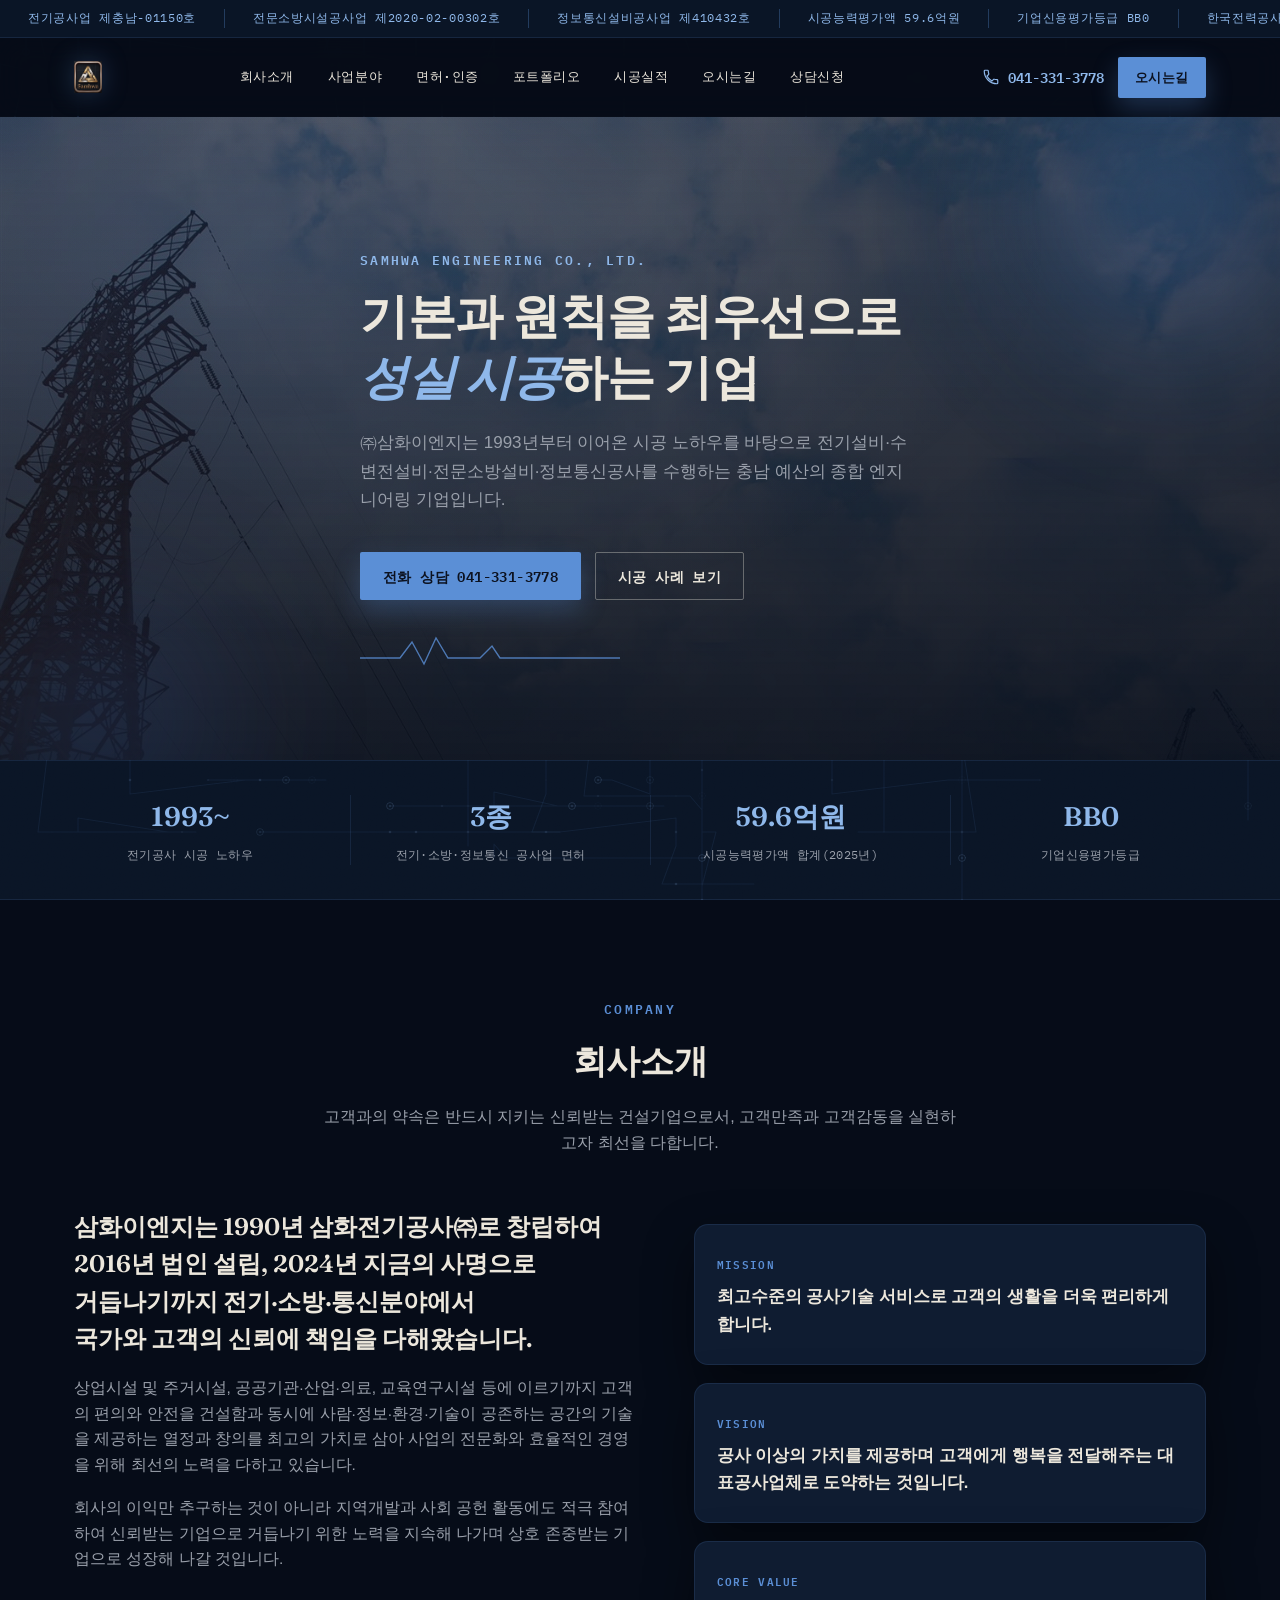
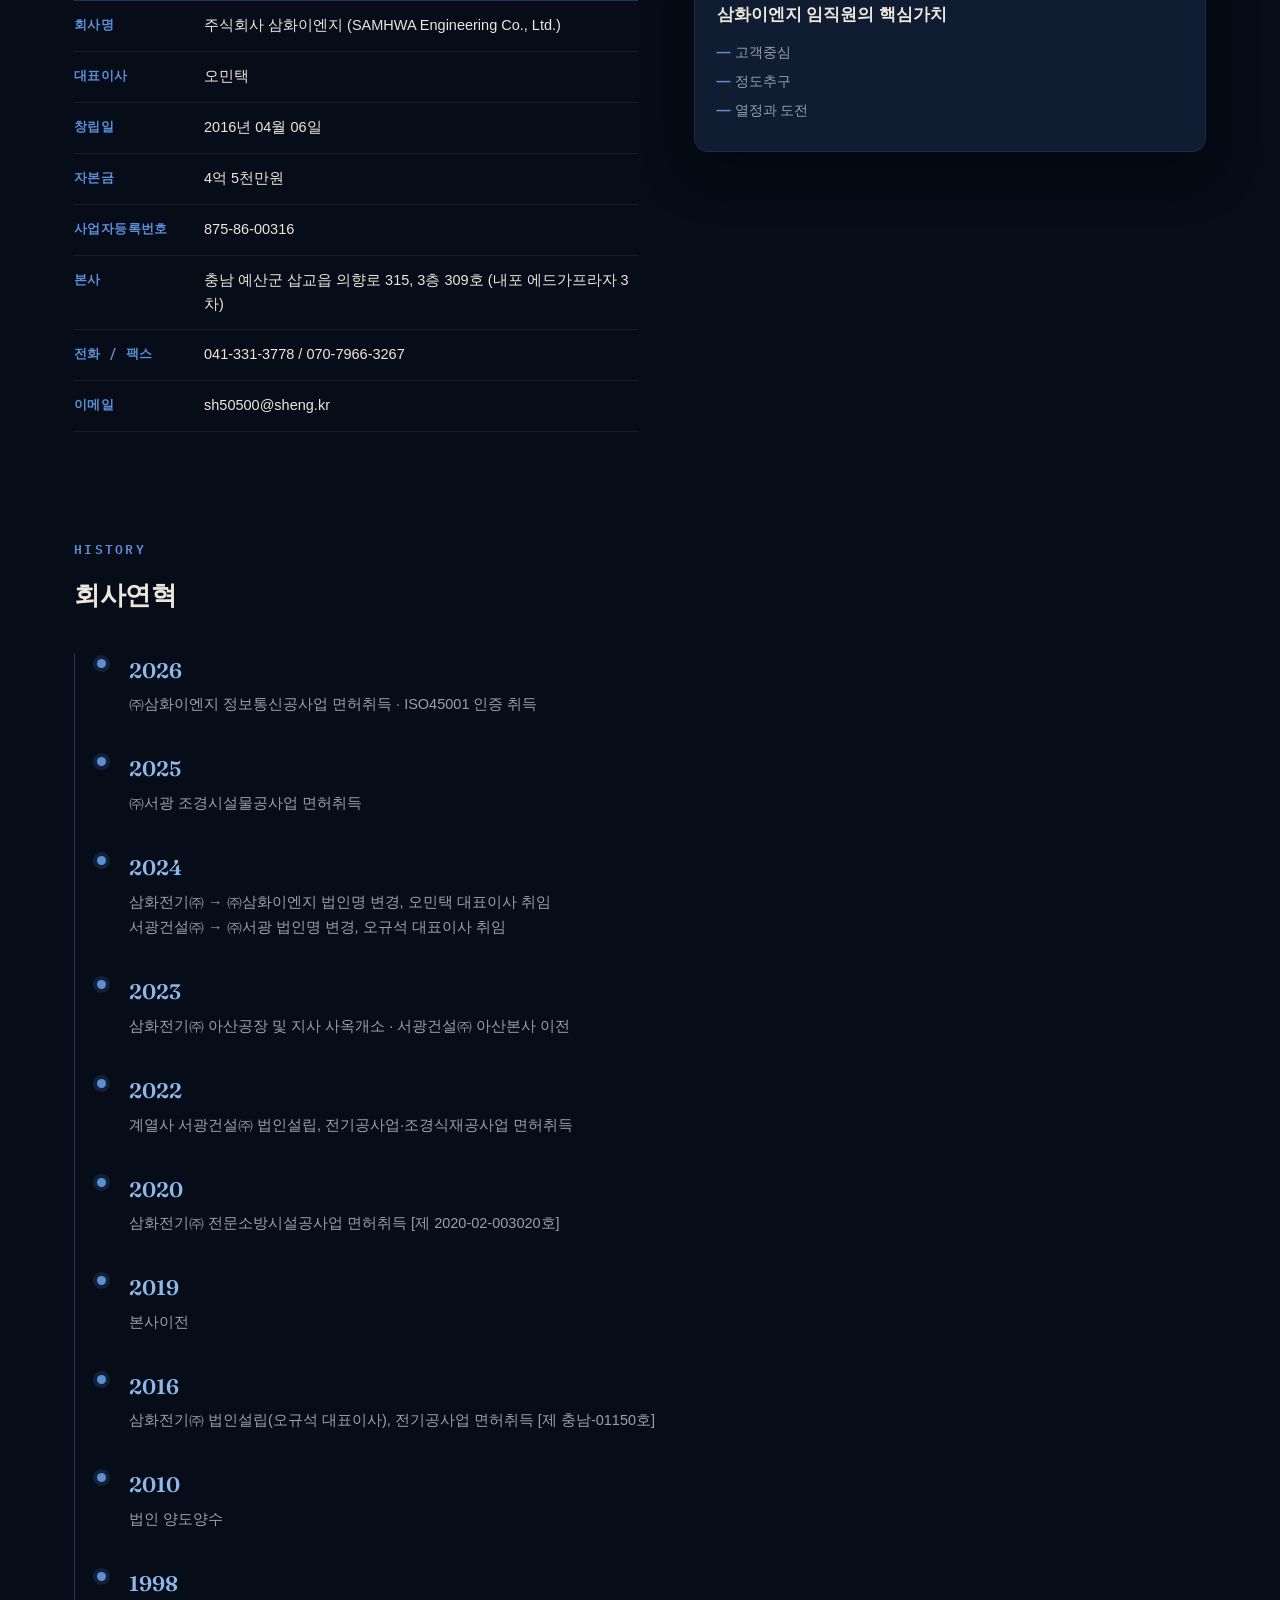
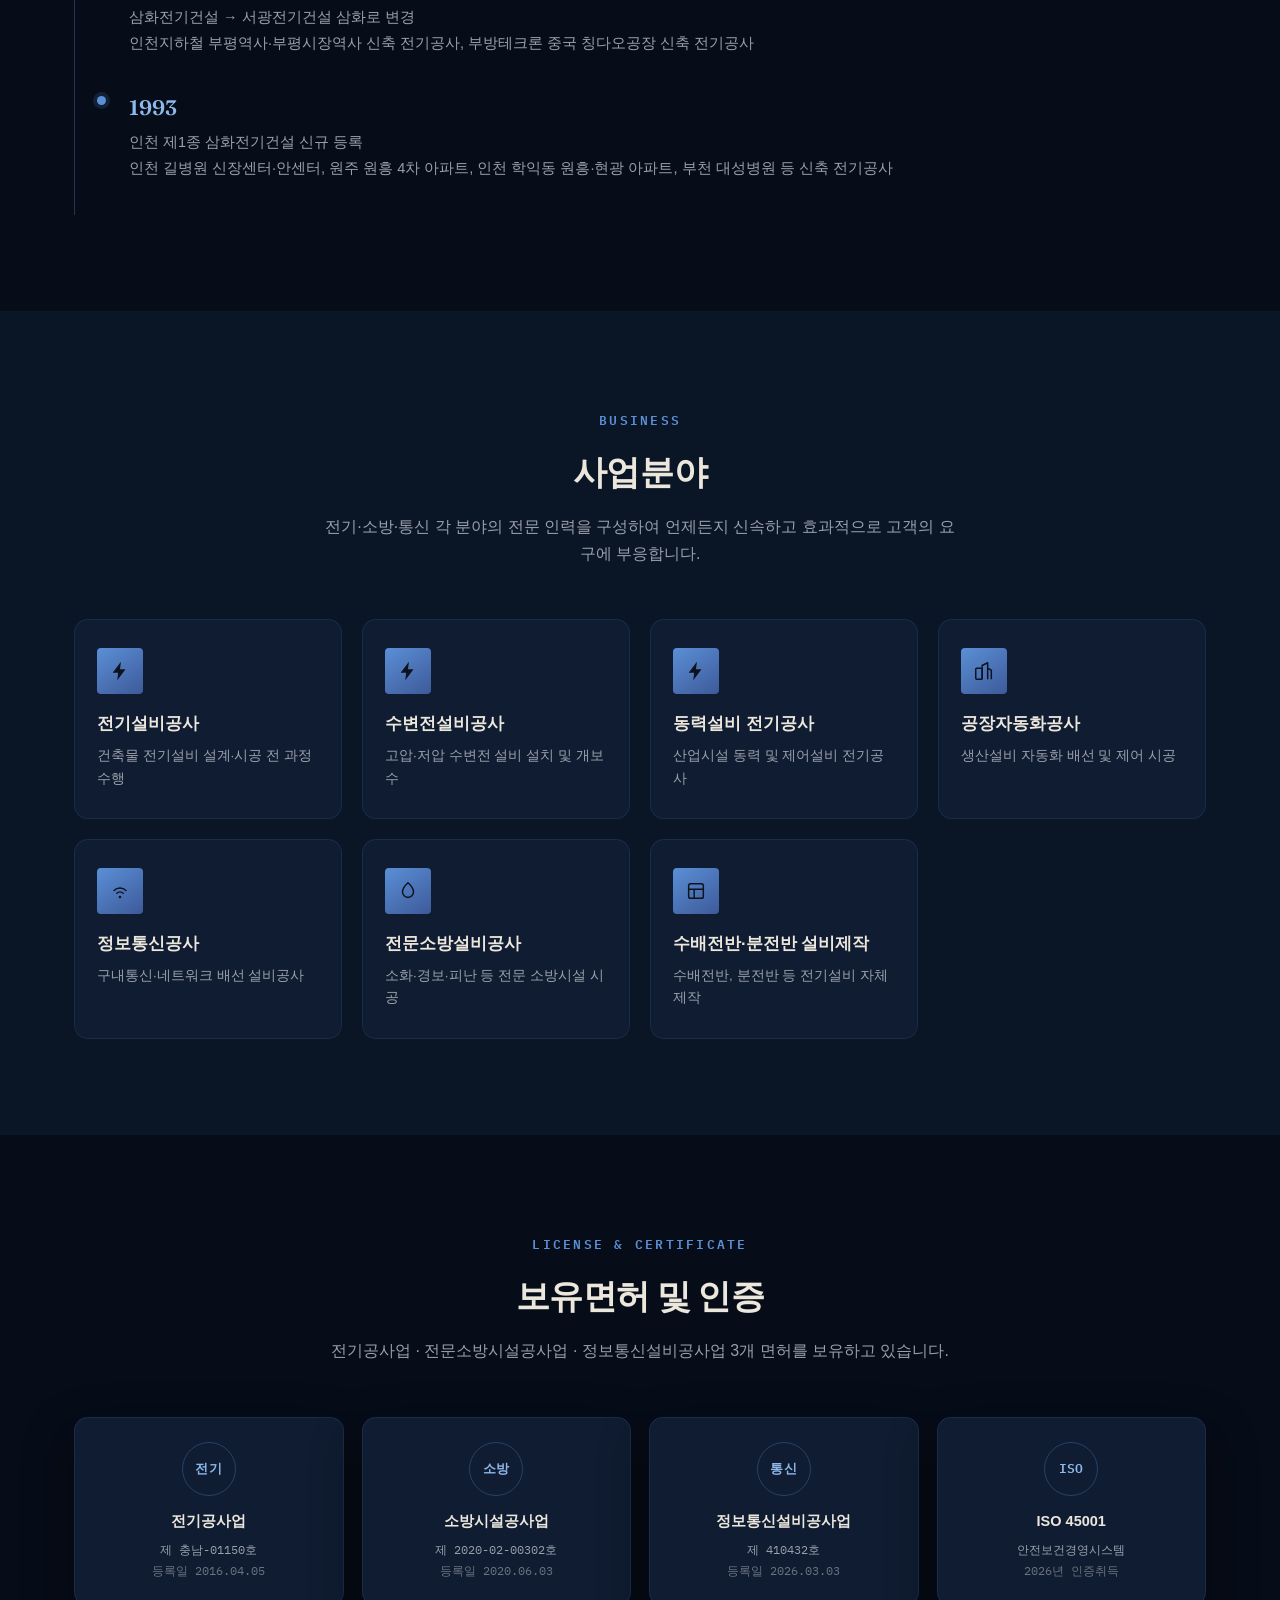
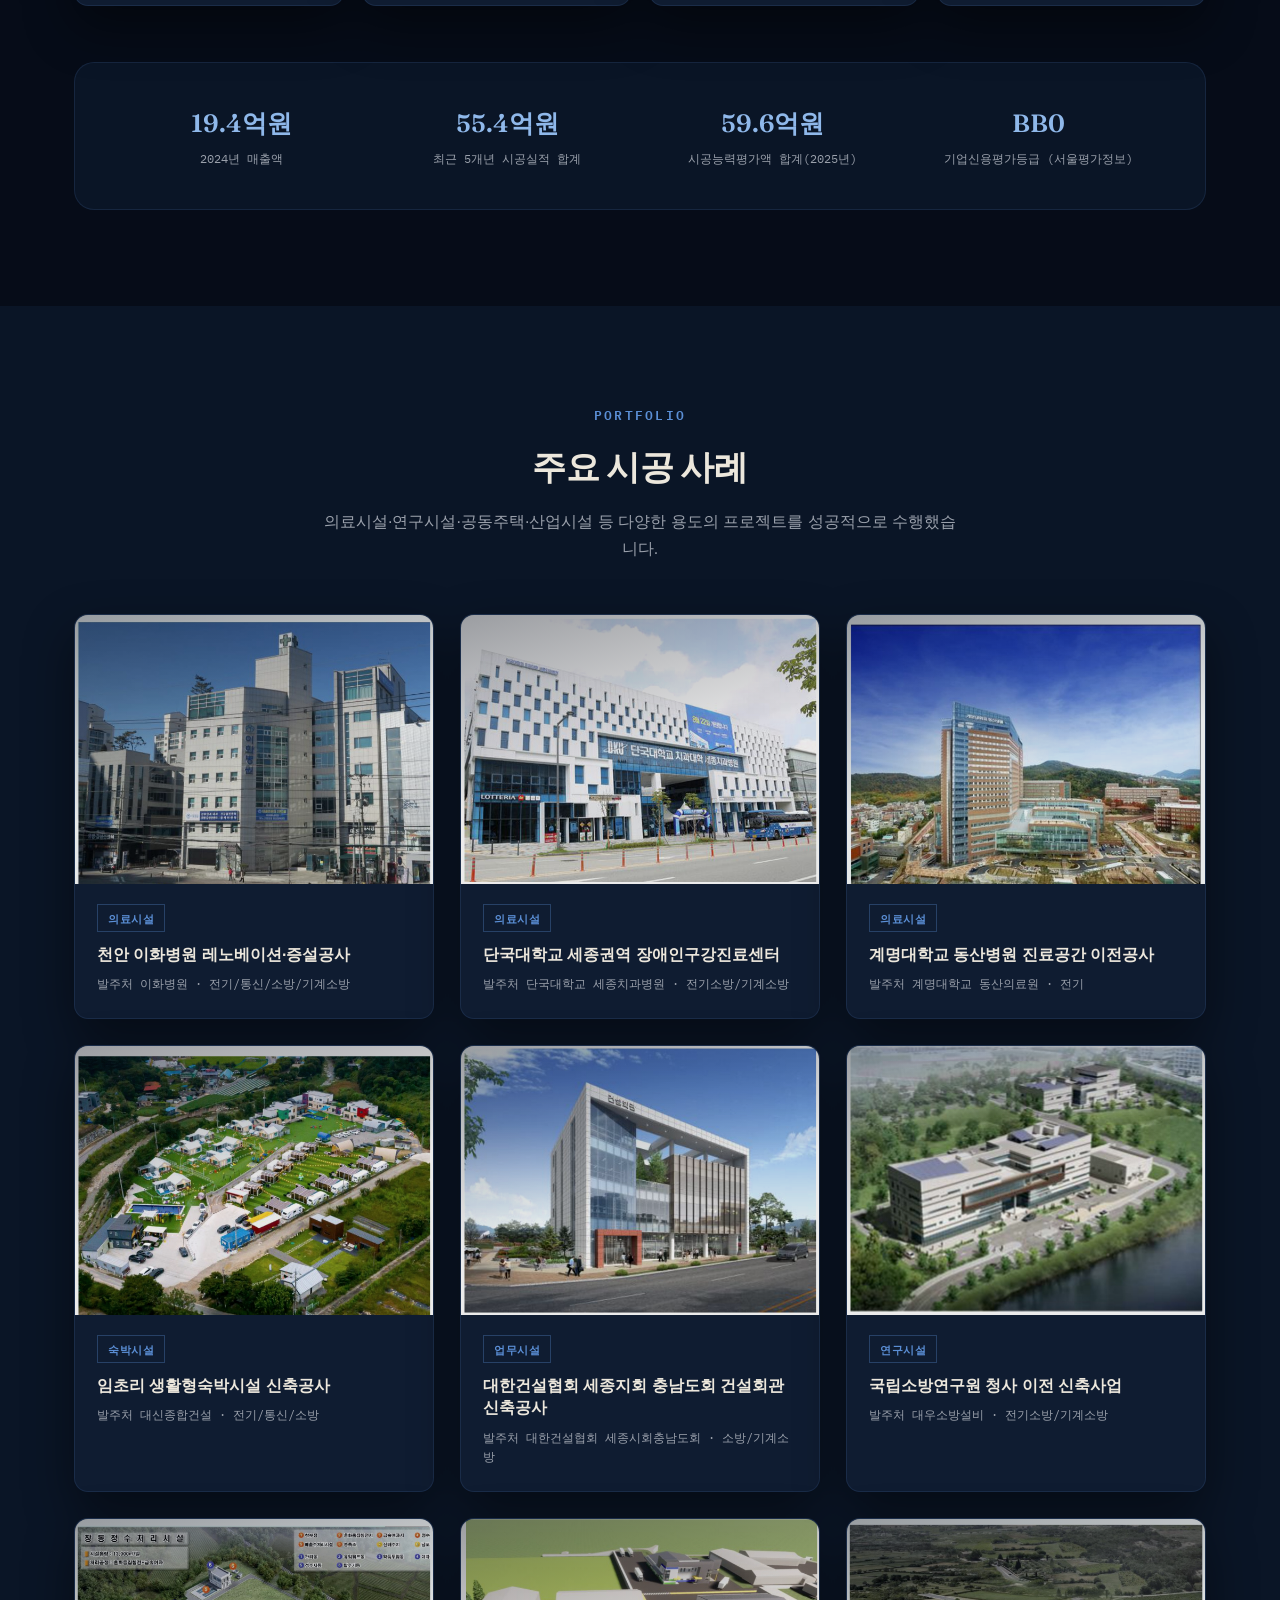
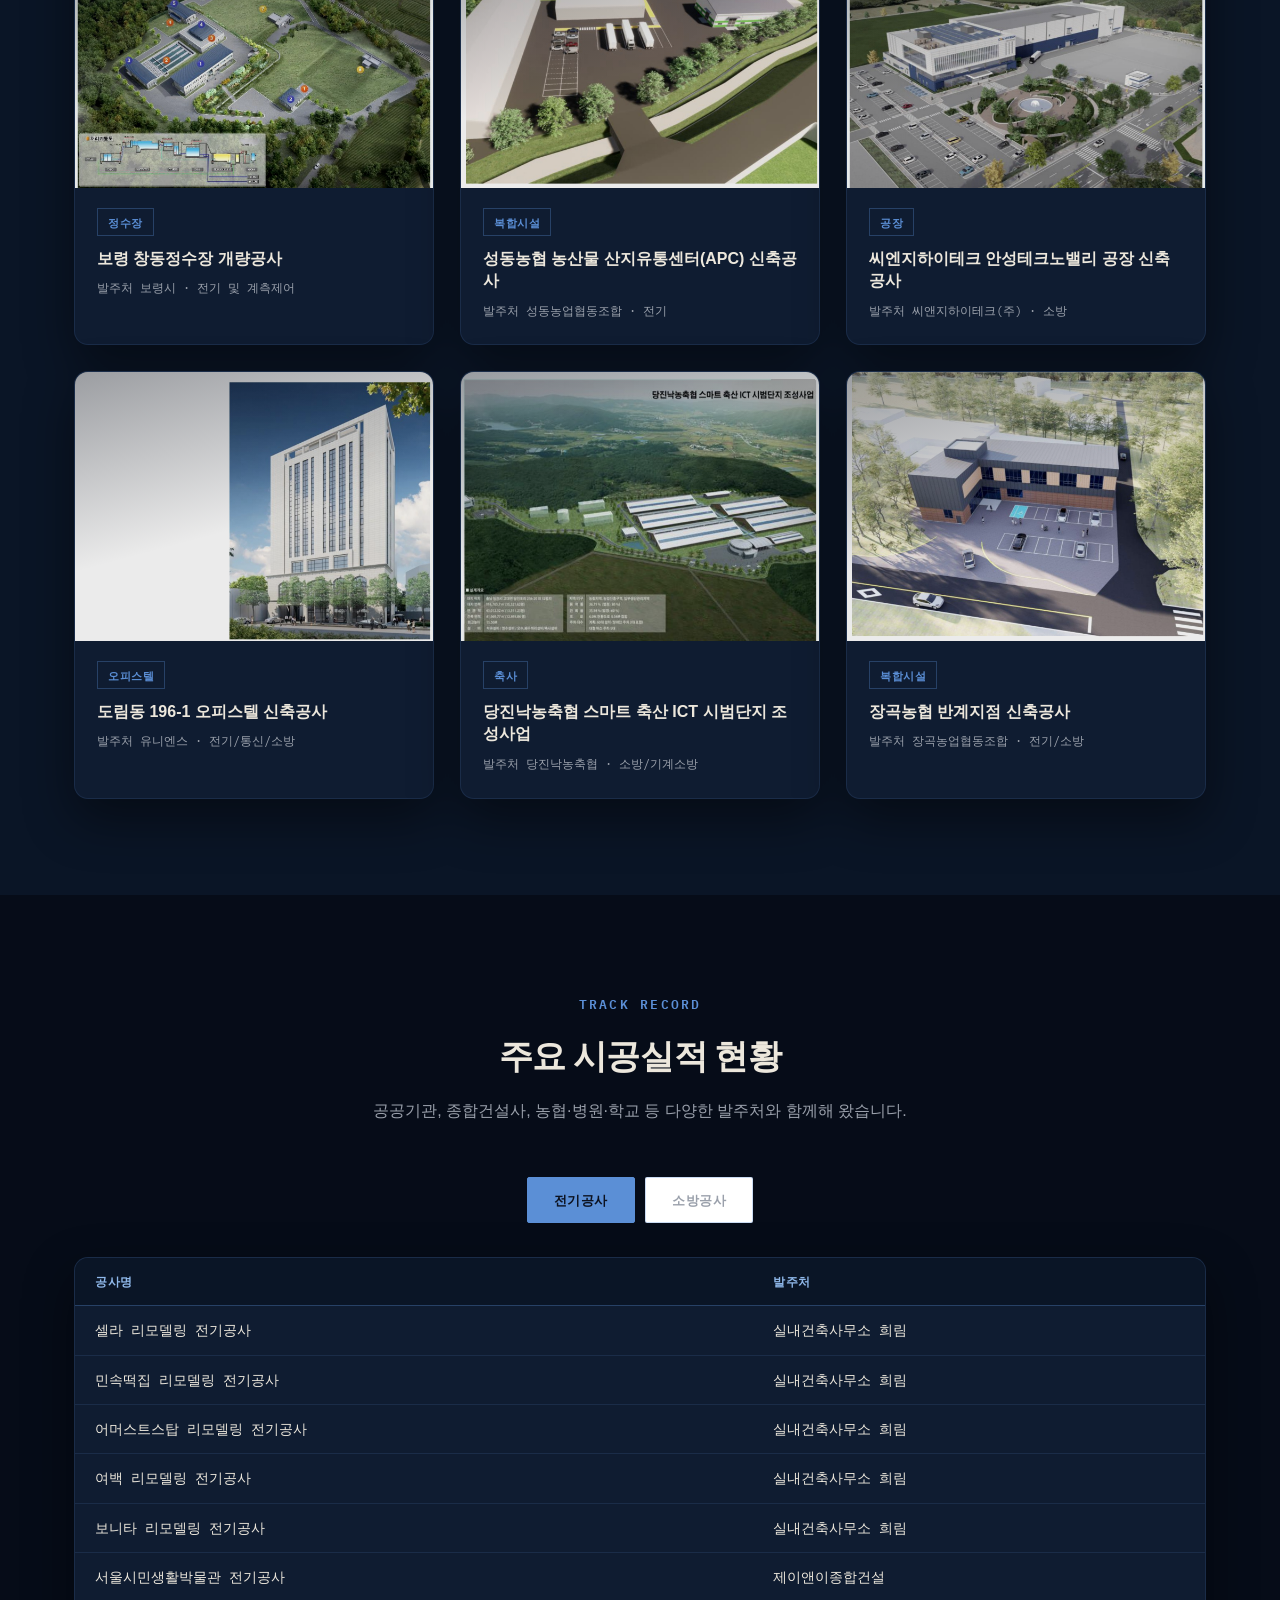
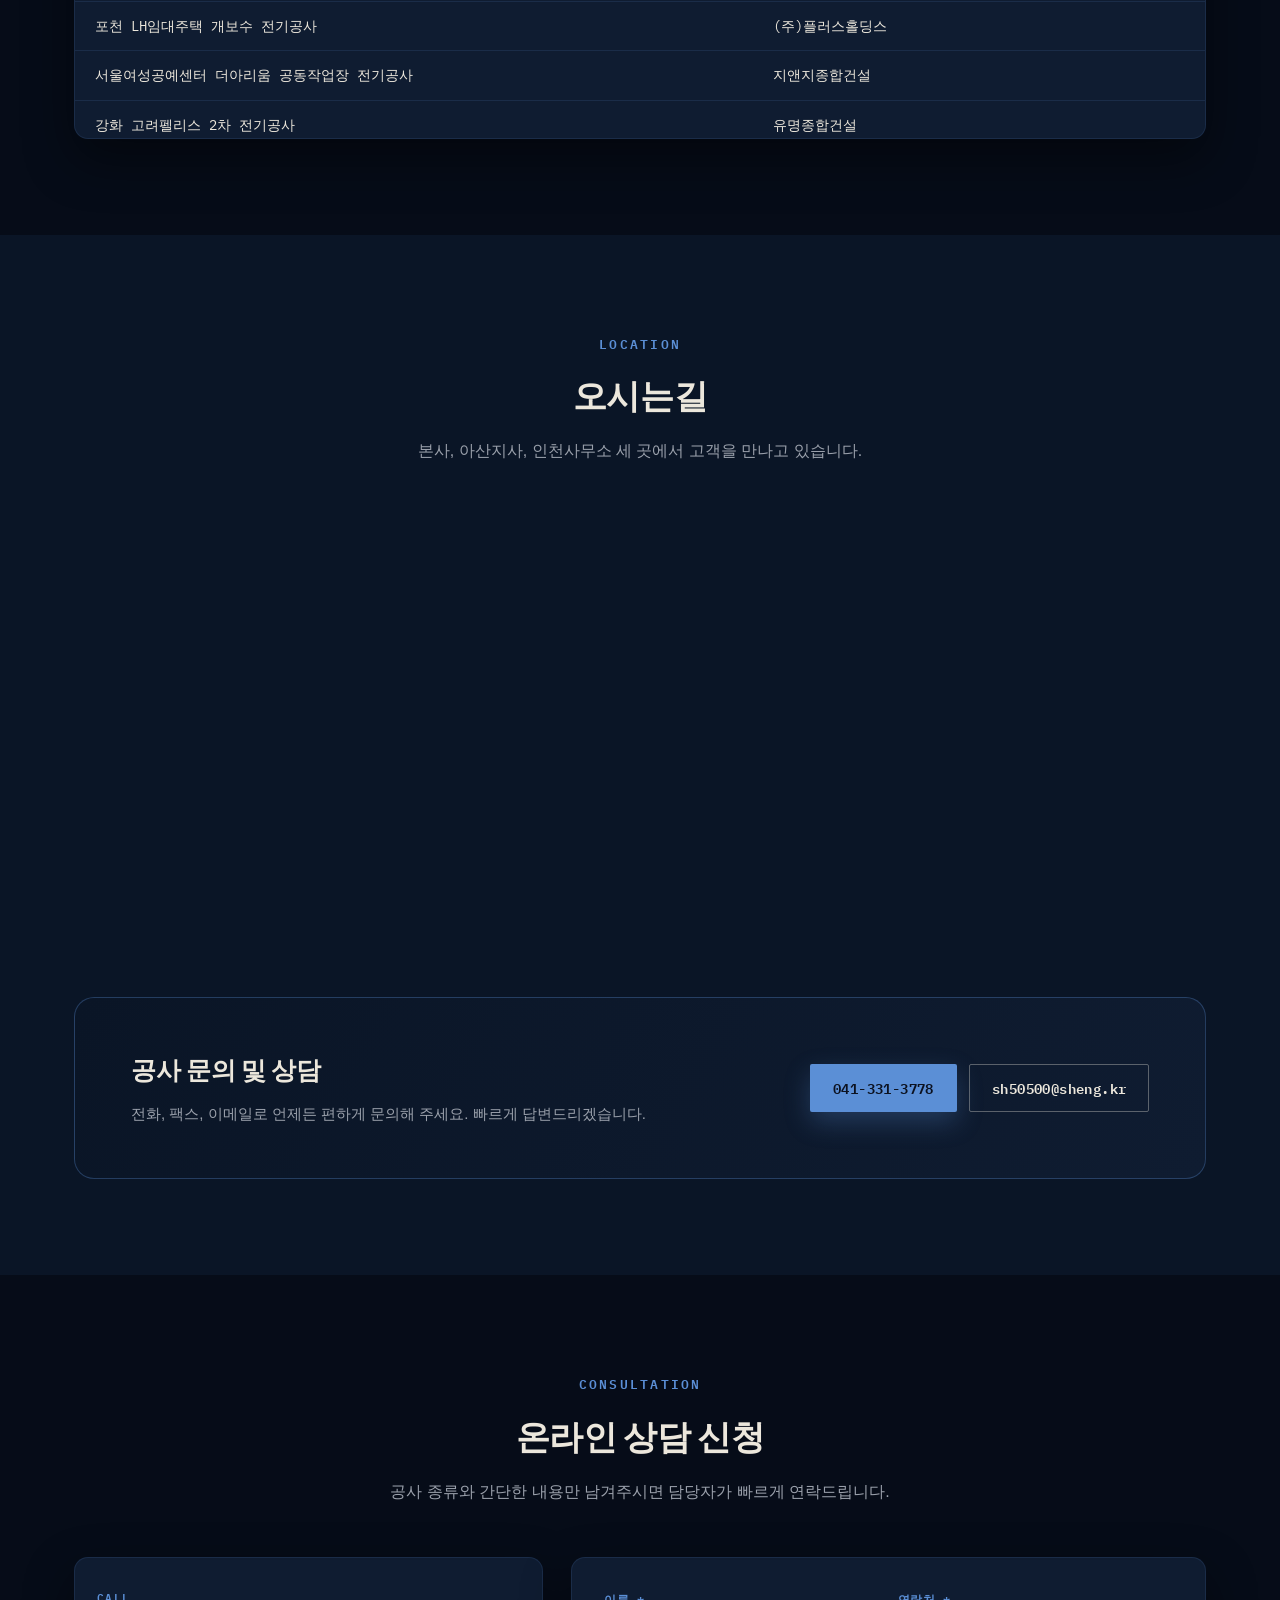
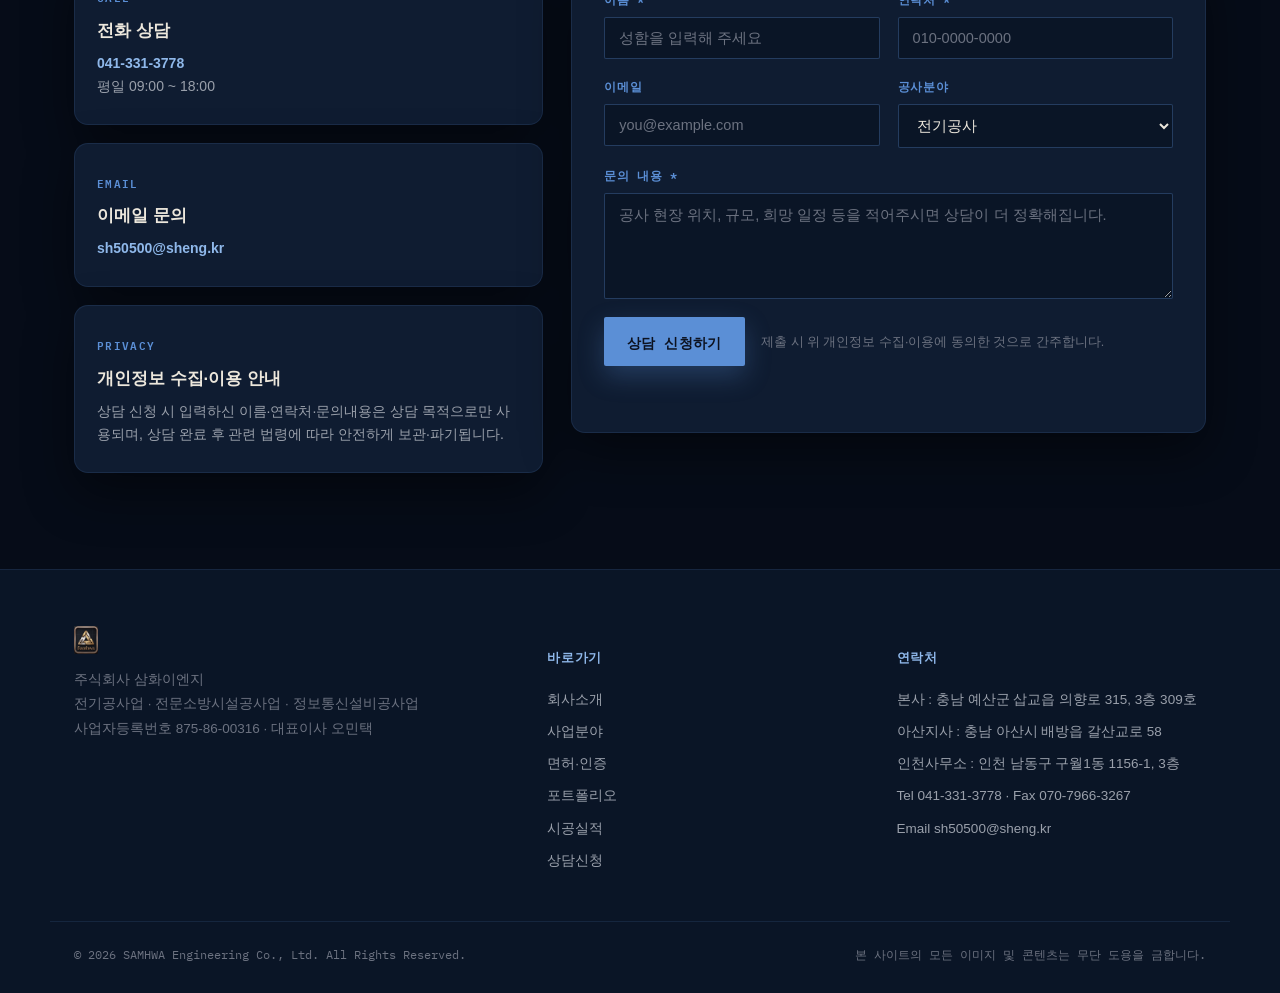
<file: variants/dark-navy-blue/index.html>
<!DOCTYPE html>
<html lang="ko">
<head>
<meta charset="UTF-8" />
<meta name="viewport" content="width=device-width, initial-scale=1.0" />
<title>(주)삼화이엔지 | 전기공사·소방설비·정보통신공사 전문기업</title>
<meta name="description" content="㈜삼화이엔지는 1993년부터 이어온 시공 노하우로 전기설비공사, 수변전설비공사, 전문소방설비공사, 정보통신공사를 수행하는 충남 예산 소재 종합 엔지니어링 기업입니다." />
<meta property="og:title" content="(주)삼화이엔지 | 기본과 원칙을 최우선으로, 성실 시공하는 기업" />
<meta property="og:description" content="전기공사업 · 전문소방시설공사업 · 정보통신공사업 면허 보유. 병원·연구시설·공동주택·산업시설 등 다양한 시공 실적." />
<meta property="og:type" content="website" />
<meta name="theme-color" content="#060c18" />
<link rel="icon" type="image/png" href="assets/img/favicon.png" />
<link rel="stylesheet" href="css/fonts.css" />
<link rel="stylesheet" href="css/style.css" />
</head>
<body>

<canvas id="bgCanvas" class="bg-canvas" aria-hidden="true"></canvas>
<div class="grain-overlay" aria-hidden="true"></div>

<div class="ticker" aria-hidden="true">
  <div class="ticker-track" id="tickerTrack">
    <span>전기공사업 제충남-01150호</span>
    <span>전문소방시설공사업 제2020-02-00302호</span>
    <span>정보통신설비공사업 제410432호</span>
    <span>시공능력평가액 59.6억원</span>
    <span>기업신용평가등급 BB0</span>
    <span>한국전력공사</span>
    <span>계명대학교 동산병원</span>
    <span>단국대학교 세종치과병원</span>
    <span>국립소방연구원</span>
    <span>ISO45001 인증</span>
    <span>전기공사업 제충남-01150호</span>
    <span>전문소방시설공사업 제2020-02-00302호</span>
    <span>정보통신설비공사업 제410432호</span>
    <span>시공능력평가액 59.6억원</span>
    <span>기업신용평가등급 BB0</span>
    <span>한국전력공사</span>
    <span>계명대학교 동산병원</span>
    <span>단국대학교 세종치과병원</span>
    <span>국립소방연구원</span>
    <span>ISO45001 인증</span>
  </div>
</div>

<header class="site-header">
  <div class="container nav">
    <a href="#top" class="brand"><img src="assets/img/logo.png" alt="삼화이엔지 로고" /></a>
    <nav class="menu">
      <a href="#about">회사소개</a>
      <a href="#business">사업분야</a>
      <a href="#license">면허·인증</a>
      <a href="#portfolio">포트폴리오</a>
      <a href="#performance">시공실적</a>
      <a href="#location">오시는길</a>
      <a href="#consult">상담신청</a>
    </nav>
    <div class="nav-actions">
      <a href="tel:041-331-3778" class="tel-link">
        <svg width="18" height="18" viewBox="0 0 24 24" fill="none"><path d="M6.6 10.8c1.4 2.8 3.8 5.1 6.6 6.6l2.2-2.2c.3-.3.7-.4 1-.2 1.1.4 2.3.6 3.6.6.6 0 1 .4 1 1V20c0 .6-.4 1-1 1C10.6 21 3 13.4 3 4c0-.6.4-1 1-1h3.4c.6 0 1 .4 1 1 0 1.3.2 2.5.6 3.6.1.4 0 .8-.2 1.1L6.6 10.8Z" stroke="currentColor" stroke-width="1.6"/></svg>
        041-331-3778
      </a>
      <a href="#location" class="btn btn-primary btn-sm btn-magnetic">오시는길</a>
      <button class="mobile-toggle" aria-label="메뉴 열기">
        <svg width="26" height="26" viewBox="0 0 24 24" fill="none"><path d="M4 7h16M4 12h16M4 17h16" stroke="currentColor" stroke-width="2" stroke-linecap="round"/></svg>
      </button>
    </div>
  </div>
</header>

<main id="top">

  <!-- HERO -->
  <section class="hero">
    <div class="container hero-inner">
      <span class="eyebrow">SAMHWA ENGINEERING CO., LTD.</span>
      <h1>기본과 원칙을 최우선으로<br /><b>성실 시공</b>하는 기업</h1>
      <p>㈜삼화이엔지는 1993년부터 이어온 시공 노하우를 바탕으로 전기설비·수변전설비·전문소방설비·정보통신공사를 수행하는 충남 예산의 종합 엔지니어링 기업입니다.</p>
      <div class="hero-actions">
        <a href="tel:041-331-3778" class="btn btn-primary btn-magnetic">전화 상담 041-331-3778</a>
        <a href="#portfolio" class="btn btn-outline btn-magnetic">시공 사례 보기</a>
      </div>
      <svg class="hero-line" data-draw width="260" height="34" viewBox="0 0 260 34" aria-hidden="true">
        <path d="M0 24 L40 24 L52 8 L64 30 L76 4 L88 24 L120 24 L132 12 L140 24 L260 24" />
      </svg>
    </div>
  </section>

  <div class="trust-strip">
    <div class="container trust-grid">
      <div class="trust-item">
        <div class="trust-num"><span class="stat-num" data-count>1993</span>~</div>
        <div class="trust-label">전기공사 시공 노하우</div>
      </div>
      <div class="trust-item">
        <div class="trust-num"><span class="stat-num" data-count>3</span>종</div>
        <div class="trust-label">전기·소방·정보통신 공사업 면허</div>
      </div>
      <div class="trust-item">
        <div class="trust-num"><span class="stat-num" data-count>59.6</span>억원</div>
        <div class="trust-label">시공능력평가액 합계(2025년)</div>
      </div>
      <div class="trust-item">
        <div class="trust-num"><span class="stat-num" data-decode>BB0</span></div>
        <div class="trust-label">기업신용평가등급</div>
      </div>
    </div>
  </div>

  <!-- 회사소개 -->
  <section class="section" id="about">
    <div class="container">
      <div class="section-head">
        <span class="eyebrow">Company</span>
        <h2>회사소개</h2>
        <p>고객과의 약속은 반드시 지키는 신뢰받는 건설기업으로서, 고객만족과 고객감동을 실현하고자 최선을 다합니다.</p>
      </div>

      <div class="about-grid" data-reveal>
        <div class="about-copy">
          <h3>삼화이엔지는 1990년 삼화전기공사㈜로 창립하여<br/>2016년 법인 설립, 2024년 지금의 사명으로<br/>거듭나기까지 전기·소방·통신분야에서<br/>국가와 고객의 신뢰에 책임을 다해왔습니다.</h3>
          <p>상업시설 및 주거시설, 공공기관·산업·의료, 교육연구시설 등에 이르기까지 고객의 편의와 안전을 건설함과 동시에 사람·정보·환경·기술이 공존하는 공간의 기술을 제공하는 열정과 창의를 최고의 가치로 삼아 사업의 전문화와 효율적인 경영을 위해 최선의 노력을 다하고 있습니다.</p>
          <p>회사의 이익만 추구하는 것이 아니라 지역개발과 사회 공헌 활동에도 적극 참여하여 신뢰받는 기업으로 거듭나기 위한 노력을 지속해 나가며 상호 존중받는 기업으로 성장해 나갈 것입니다.</p>

          <dl class="info-table">
            <div><dt>회사명</dt><dd>주식회사 삼화이엔지 (SAMHWA Engineering Co., Ltd.)</dd></div>
            <div><dt>대표이사</dt><dd>오민택</dd></div>
            <div><dt>창립일</dt><dd>2016년 04월 06일</dd></div>
            <div><dt>자본금</dt><dd>4억 5천만원</dd></div>
            <div><dt>사업자등록번호</dt><dd>875-86-00316</dd></div>
            <div><dt>본사</dt><dd>충남 예산군 삽교읍 의향로 315, 3층 309호 (내포 에드가프라자 3차)</dd></div>
            <div><dt>전화 / 팩스</dt><dd>041-331-3778 / 070-7966-3267</dd></div>
            <div><dt>이메일</dt><dd>sh50500@sheng.kr</dd></div>
          </dl>
        </div>

        <div>
          <div class="value-cards" style="grid-template-columns:1fr">
            <div class="value-card">
              <span class="tag">MISSION</span>
              <h4>최고수준의 공사기술 서비스로 고객의 생활을 더욱 편리하게 합니다.</h4>
            </div>
            <div class="value-card">
              <span class="tag">VISION</span>
              <h4>공사 이상의 가치를 제공하며 고객에게 행복을 전달해주는 대표공사업체로 도약하는 것입니다.</h4>
            </div>
            <div class="value-card">
              <span class="tag">CORE VALUE</span>
              <h4>삼화이엔지 임직원의 핵심가치</h4>
              <ul>
                <li>고객중심</li>
                <li>정도추구</li>
                <li>열정과 도전</li>
              </ul>
            </div>
          </div>
        </div>
      </div>

      <!-- 연혁 -->
      <div style="margin-top:88px" data-reveal>
        <div class="section-head left" style="margin-bottom:36px">
          <span class="eyebrow">History</span>
          <h2 style="font-size:26px">회사연혁</h2>
        </div>
        <div class="timeline">
          <div class="tl-item">
            <div class="tl-year">2026</div>
            <p>㈜삼화이엔지 정보통신공사업 면허취득 · ISO45001 인증 취득</p>
          </div>
          <div class="tl-item">
            <div class="tl-year">2025</div>
            <p>㈜서광 조경시설물공사업 면허취득</p>
          </div>
          <div class="tl-item">
            <div class="tl-year">2024</div>
            <p>삼화전기㈜ → ㈜삼화이엔지 법인명 변경, 오민택 대표이사 취임</p>
            <p>서광건설㈜ → ㈜서광 법인명 변경, 오규석 대표이사 취임</p>
          </div>
          <div class="tl-item">
            <div class="tl-year">2023</div>
            <p>삼화전기㈜ 아산공장 및 지사 사옥개소 · 서광건설㈜ 아산본사 이전</p>
          </div>
          <div class="tl-item">
            <div class="tl-year">2022</div>
            <p>계열사 서광건설㈜ 법인설립, 전기공사업·조경식재공사업 면허취득</p>
          </div>
          <div class="tl-item">
            <div class="tl-year">2020</div>
            <p>삼화전기㈜ 전문소방시설공사업 면허취득 [제 2020-02-003020호]</p>
          </div>
          <div class="tl-item">
            <div class="tl-year">2019</div>
            <p>본사이전</p>
          </div>
          <div class="tl-item">
            <div class="tl-year">2016</div>
            <p>삼화전기㈜ 법인설립(오규석 대표이사), 전기공사업 면허취득 [제 충남-01150호]</p>
          </div>
          <div class="tl-item">
            <div class="tl-year">2010</div>
            <p>법인 양도양수</p>
          </div>
          <div class="tl-item">
            <div class="tl-year">1998</div>
            <p>삼화전기건설 → 서광전기건설 삼화로 변경</p>
            <p>인천지하철 부평역사·부평시장역사 신축 전기공사, 부방테크론 중국 칭다오공장 신축 전기공사</p>
          </div>
          <div class="tl-item">
            <div class="tl-year">1993</div>
            <p>인천 제1종 삼화전기건설 신규 등록</p>
            <p>인천 길병원 신장센터·안센터, 원주 원흥 4차 아파트, 인천 학익동 원흥·현광 아파트, 부천 대성병원 등 신축 전기공사</p>
          </div>
        </div>
      </div>
    </div>
  </section>

  <!-- 사업분야 -->
  <section class="section alt" id="business">
    <div class="container">
      <div class="section-head">
        <span class="eyebrow">Business</span>
        <h2>사업분야</h2>
        <p>전기·소방·통신 각 분야의 전문 인력을 구성하여 언제든지 신속하고 효과적으로 고객의 요구에 부응합니다.</p>
      </div>
      <div class="biz-grid" data-reveal>
        <div class="biz-card">
          <div class="biz-icon"><svg width="22" height="22" viewBox="0 0 24 24" fill="none"><path d="M13 2 4 14h6l-1 8 9-12h-6l1-8Z" fill="currentColor"/></svg></div>
          <h4>전기설비공사</h4>
          <p>건축물 전기설비 설계·시공 전 과정 수행</p>
        </div>
        <div class="biz-card">
          <div class="biz-icon"><svg width="22" height="22" viewBox="0 0 24 24" fill="none"><path d="M13 2 4 14h6l-1 8 9-12h-6l1-8Z" fill="currentColor"/></svg></div>
          <h4>수변전설비공사</h4>
          <p>고압·저압 수변전 설비 설치 및 개보수</p>
        </div>
        <div class="biz-card">
          <div class="biz-icon"><svg width="22" height="22" viewBox="0 0 24 24" fill="none"><path d="M13 2 4 14h6l-1 8 9-12h-6l1-8Z" fill="currentColor"/></svg></div>
          <h4>동력설비 전기공사</h4>
          <p>산업시설 동력 및 제어설비 전기공사</p>
        </div>
        <div class="biz-card">
          <div class="biz-icon"><svg width="22" height="22" viewBox="0 0 24 24" fill="none"><rect x="3" y="9" width="7" height="12" rx="1" stroke="currentColor" stroke-width="1.6"/><path d="M10 21V6l6-3v18M16 21V9l4 2v10" stroke="currentColor" stroke-width="1.6" stroke-linejoin="round"/></svg></div>
          <h4>공장자동화공사</h4>
          <p>생산설비 자동화 배선 및 제어 시공</p>
        </div>
        <div class="biz-card">
          <div class="biz-icon"><svg width="22" height="22" viewBox="0 0 24 24" fill="none"><path d="M12 20a1.4 1.4 0 1 0 0-2.8 1.4 1.4 0 0 0 0 2.8Z" fill="currentColor"/><path d="M8.5 14.5a5 5 0 0 1 7 0M5.5 11.5a9 9 0 0 1 13 0" stroke="currentColor" stroke-width="1.6" stroke-linecap="round"/></svg></div>
          <h4>정보통신공사</h4>
          <p>구내통신·네트워크 배선 설비공사</p>
        </div>
        <div class="biz-card">
          <div class="biz-icon"><svg width="22" height="22" viewBox="0 0 24 24" fill="none"><path d="M12 3s6 5.5 6 10a6 6 0 1 1-12 0c0-4.5 6-10 6-10Z" stroke="currentColor" stroke-width="1.6" stroke-linejoin="round"/></svg></div>
          <h4>전문소방설비공사</h4>
          <p>소화·경보·피난 등 전문 소방시설 시공</p>
        </div>
        <div class="biz-card">
          <div class="biz-icon"><svg width="22" height="22" viewBox="0 0 24 24" fill="none"><rect x="4" y="4" width="16" height="16" rx="2" stroke="currentColor" stroke-width="1.6"/><path d="M4 10h16M10 10v10" stroke="currentColor" stroke-width="1.6"/></svg></div>
          <h4>수배전반·분전반 설비제작</h4>
          <p>수배전반, 분전반 등 전기설비 자체 제작</p>
        </div>
      </div>
    </div>
  </section>

  <!-- 면허/인증 -->
  <section class="section" id="license">
    <div class="container">
      <div class="section-head">
        <span class="eyebrow">License &amp; Certificate</span>
        <h2>보유면허 및 인증</h2>
        <p>전기공사업 · 전문소방시설공사업 · 정보통신설비공사업 3개 면허를 보유하고 있습니다.</p>
      </div>
      <div class="cert-grid" data-reveal>
        <div class="cert-card">
          <div class="badge">전기</div>
          <h4>전기공사업</h4>
          <div class="num">제 충남-01150호</div>
          <div class="date">등록일 2016.04.05</div>
        </div>
        <div class="cert-card">
          <div class="badge">소방</div>
          <h4>소방시설공사업</h4>
          <div class="num">제 2020-02-00302호</div>
          <div class="date">등록일 2020.06.03</div>
        </div>
        <div class="cert-card">
          <div class="badge">통신</div>
          <h4>정보통신설비공사업</h4>
          <div class="num">제 410432호</div>
          <div class="date">등록일 2026.03.03</div>
        </div>
        <div class="cert-card">
          <div class="badge">ISO</div>
          <h4>ISO 45001</h4>
          <div class="num">안전보건경영시스템</div>
          <div class="date">2026년 인증취득</div>
        </div>
      </div>

      <div class="finance-strip" data-reveal>
        <div class="finance-item">
          <div class="finance-num"><span class="stat-num" data-count>19.4</span>억원</div>
          <div class="finance-label">2024년 매출액</div>
        </div>
        <div class="finance-item">
          <div class="finance-num"><span class="stat-num" data-count>55.4</span>억원</div>
          <div class="finance-label">최근 5개년 시공실적 합계</div>
        </div>
        <div class="finance-item">
          <div class="finance-num"><span class="stat-num" data-count>59.6</span>억원</div>
          <div class="finance-label">시공능력평가액 합계(2025년)</div>
        </div>
        <div class="finance-item">
          <div class="finance-num"><span class="stat-num" data-decode>BB0</span></div>
          <div class="finance-label">기업신용평가등급 (서울평가정보)</div>
        </div>
      </div>
    </div>
  </section>

  <!-- 포트폴리오 -->
  <section class="section alt" id="portfolio">
    <div class="container">
      <div class="section-head">
        <span class="eyebrow">Portfolio</span>
        <h2>주요 시공 사례</h2>
        <p>의료시설·연구시설·공동주택·산업시설 등 다양한 용도의 프로젝트를 성공적으로 수행했습니다.</p>
      </div>
      <div class="pf-grid" data-reveal>

        <article class="pf-card">
          <div class="pf-thumb"><img src="assets/img/proj_ihwa.jpg" alt="천안 이화병원" loading="lazy" /></div>
          <div class="pf-body">
            <span class="pf-cat">의료시설</span>
            <h4>천안 이화병원 레노베이션·증설공사</h4>
            <p class="pf-meta">발주처 이화병원 · 전기/통신/소방/기계소방</p>
          </div>
        </article>

        <article class="pf-card">
          <div class="pf-thumb"><img src="assets/img/proj_dankook.jpg" alt="단국대학교 세종치과병원" loading="lazy" /></div>
          <div class="pf-body">
            <span class="pf-cat">의료시설</span>
            <h4>단국대학교 세종권역 장애인구강진료센터</h4>
            <p class="pf-meta">발주처 단국대학교 세종치과병원 · 전기소방/기계소방</p>
          </div>
        </article>

        <article class="pf-card">
          <div class="pf-thumb"><img src="assets/img/proj_keimyung.jpg" alt="계명대학교 동산병원" loading="lazy" /></div>
          <div class="pf-body">
            <span class="pf-cat">의료시설</span>
            <h4>계명대학교 동산병원 진료공간 이전공사</h4>
            <p class="pf-meta">발주처 계명대학교 동산의료원 · 전기</p>
          </div>
        </article>

        <article class="pf-card">
          <div class="pf-thumb"><img src="assets/img/proj_glamping.jpg" alt="임초리 생활형숙박시설" loading="lazy" /></div>
          <div class="pf-body">
            <span class="pf-cat">숙박시설</span>
            <h4>임초리 생활형숙박시설 신축공사</h4>
            <p class="pf-meta">발주처 대신종합건설 · 전기/통신/소방</p>
          </div>
        </article>

        <article class="pf-card">
          <div class="pf-thumb"><img src="assets/img/proj_gunhyeophoe.jpg" alt="대한건설협회 세종지회 충남도회 건설회관" loading="lazy" /></div>
          <div class="pf-body">
            <span class="pf-cat">업무시설</span>
            <h4>대한건설협회 세종지회 충남도회 건설회관 신축공사</h4>
            <p class="pf-meta">발주처 대한건설협회 세종시회충남도회 · 소방/기계소방</p>
          </div>
        </article>

        <article class="pf-card">
          <div class="pf-thumb"><img src="assets/img/proj_fireresearch.jpg" alt="국립소방연구원 청사" loading="lazy" /></div>
          <div class="pf-body">
            <span class="pf-cat">연구시설</span>
            <h4>국립소방연구원 청사 이전 신축사업</h4>
            <p class="pf-meta">발주처 대우소방설비 · 전기소방/기계소방</p>
          </div>
        </article>

        <article class="pf-card">
          <div class="pf-thumb"><img src="assets/img/proj_boryeong.jpg" alt="보령 창동정수장" loading="lazy" /></div>
          <div class="pf-body">
            <span class="pf-cat">정수장</span>
            <h4>보령 창동정수장 개량공사</h4>
            <p class="pf-meta">발주처 보령시 · 전기 및 계측제어</p>
          </div>
        </article>

        <article class="pf-card">
          <div class="pf-thumb"><img src="assets/img/proj_seongdong.jpg" alt="성동농협 농산물 산지유통센터" loading="lazy" /></div>
          <div class="pf-body">
            <span class="pf-cat">복합시설</span>
            <h4>성동농협 농산물 산지유통센터(APC) 신축공사</h4>
            <p class="pf-meta">발주처 성동농업협동조합 · 전기</p>
          </div>
        </article>

        <article class="pf-card">
          <div class="pf-thumb"><img src="assets/img/proj_cnghitech.jpg" alt="씨엔지하이테크 안성테크노밸리 공장" loading="lazy" /></div>
          <div class="pf-body">
            <span class="pf-cat">공장</span>
            <h4>씨엔지하이테크 안성테크노밸리 공장 신축공사</h4>
            <p class="pf-meta">발주처 씨앤지하이테크(주) · 소방</p>
          </div>
        </article>

        <article class="pf-card">
          <div class="pf-thumb"><img src="assets/img/proj_dorim.jpg" alt="도림동 196-1 오피스텔" loading="lazy" /></div>
          <div class="pf-body">
            <span class="pf-cat">오피스텔</span>
            <h4>도림동 196-1 오피스텔 신축공사</h4>
            <p class="pf-meta">발주처 유니엔스 · 전기/통신/소방</p>
          </div>
        </article>

        <article class="pf-card">
          <div class="pf-thumb"><img src="assets/img/proj_dangjin.jpg" alt="당진낙농축협 스마트 축산 ICT 시범단지" loading="lazy" /></div>
          <div class="pf-body">
            <span class="pf-cat">축사</span>
            <h4>당진낙농축협 스마트 축산 ICT 시범단지 조성사업</h4>
            <p class="pf-meta">발주처 당진낙농축협 · 소방/기계소방</p>
          </div>
        </article>

        <article class="pf-card">
          <div class="pf-thumb"><img src="assets/img/proj_janggok.jpg" alt="장곡농협 반계지점" loading="lazy" /></div>
          <div class="pf-body">
            <span class="pf-cat">복합시설</span>
            <h4>장곡농협 반계지점 신축공사</h4>
            <p class="pf-meta">발주처 장곡농업협동조합 · 전기/소방</p>
          </div>
        </article>

      </div>
    </div>
  </section>

  <!-- 시공실적 -->
  <section class="section" id="performance">
    <div class="container">
      <div class="section-head">
        <span class="eyebrow">Track Record</span>
        <h2>주요 시공실적 현황</h2>
        <p>공공기관, 종합건설사, 농협·병원·학교 등 다양한 발주처와 함께해 왔습니다.</p>
      </div>

      <div class="tabs">
        <button class="tab-btn active" data-target="panel-elec">전기공사</button>
        <button class="tab-btn" data-target="panel-fire">소방공사</button>
      </div>

      <div class="table-wrap">
        <div class="table-scroll">
          <div class="tab-panel active" id="panel-elec">
            <table>
              <thead><tr><th style="width:60%">공사명</th><th>발주처</th></tr></thead>
              <tbody>
                <tr><td>셀라 리모델링 전기공사</td><td>실내건축사무소 희림</td></tr>
                <tr><td>민속떡집 리모델링 전기공사</td><td>실내건축사무소 희림</td></tr>
                <tr><td>어머스트스탑 리모델링 전기공사</td><td>실내건축사무소 희림</td></tr>
                <tr><td>여백 리모델링 전기공사</td><td>실내건축사무소 희림</td></tr>
                <tr><td>보니타 리모델링 전기공사</td><td>실내건축사무소 희림</td></tr>
                <tr><td>서울시민생활박물관 전기공사</td><td>제이앤이종합건설</td></tr>
                <tr><td>포천 LH임대주택 개보수 전기공사</td><td>(주)플러스홀딩스</td></tr>
                <tr><td>서울여성공예센터 더아리움 공동작업장 전기공사</td><td>지앤지종합건설</td></tr>
                <tr><td>강화 고려펠리스 2차 전기공사</td><td>유명종합건설</td></tr>
                <tr><td>남산리 6차 신축 전기공사</td><td>유명종합건설</td></tr>
                <tr><td>고려팰리스 7차 신축 전기공사</td><td>유명종합건설</td></tr>
                <tr><td>서울여성공예센터 더아리움 전기공사</td><td>서울여성공예센터</td></tr>
                <tr><td>공주대학교 예산캠퍼스 보수 전기공사</td><td>(주)닥터바이오</td></tr>
                <tr><td>제32보병사단 전기공사</td><td>제32보병사단</td></tr>
                <tr><td>코멕스산업 고압 큐비클 개보수 전기공사</td><td>(주)코멕스산업</td></tr>
                <tr><td>공군 제20전투비행단 카트도로 환경개선 공사 중 유도선공사</td><td>우진종합건설(주)</td></tr>
                <tr><td>벽산 망원동 다중생활시설 신축 전기공사</td><td>(주)야놀자씨앤디</td></tr>
                <tr><td>예산여고 천정교체 조명개선 전기공사</td><td>충청남도 교육청 예산교육지원청</td></tr>
                <tr><td>시흥시 은행동 다가구주택 신축 전기공사</td><td>(주)와이플래닝</td></tr>
                <tr><td>장항지구 수리시설개보수사업 전기공사</td><td>한국농어촌공사 서천지사</td></tr>
              </tbody>
            </table>
          </div>

          <div class="tab-panel" id="panel-fire">
            <table>
              <thead><tr><th style="width:60%">공사명</th><th>발주처</th></tr></thead>
              <tbody>
                <tr><td>아산원예농협 자재창고 증축 및 대수선공사(소방)</td><td>아산원예농협</td></tr>
                <tr><td>예산군산림조합 미이용 바이오매스 보관시설 신축 보조사업공사(소방)</td><td>예산군산림조합</td></tr>
                <tr><td>예산전자공업고등학교 실습실 환경개선 소방공사</td><td>예산교육지원청</td></tr>
                <tr><td>성수동 근린생활시설 신축공사(소방)</td><td>(주)삼우종합건설</td></tr>
                <tr><td>동성고등공민학교 교육연구시설(기숙사) 신축공사(소방)</td><td>(주)활림건설</td></tr>
                <tr><td>덕산면 사동리 406근린생활시설 소방공사</td><td>와이디종합건설(주)</td></tr>
                <tr><td>(주)셀릭 천안공장 P3 증축공사 중 소방공사</td><td>와이디종합건설(주)</td></tr>
                <tr><td>장재리 1529 근린생활시설 신축공사 중 소방공사</td><td>(주)활림건설</td></tr>
                <tr><td>성정동 1365 맨션브릿지호텔 소방공사</td><td>(주)흑석</td></tr>
                <tr><td>한국전력공사 345kV 신성연SS 소방설비공사</td><td>한국전력공사</td></tr>
                <tr><td>아산시 모종동 801외 1필지 근린생활시설 신축공사 중 소방시설공사</td><td>(주)활림건설</td></tr>
                <tr><td>씨엔지하이테크 안성테크노밸리 공장 신축공사(소방)</td><td>씨엔지하이테크(주)</td></tr>
                <tr><td>용봉산자연휴양림 산림휴양관 등 증축 공사(소방)</td><td>호성전력(주)</td></tr>
              </tbody>
            </table>
          </div>
        </div>
      </div>
    </div>
  </section>

  <!-- 오시는길 -->
  <section class="section alt" id="location">
    <div class="container">
      <div class="section-head">
        <span class="eyebrow">Location</span>
        <h2>오시는길</h2>
        <p>본사, 아산지사, 인천사무소 세 곳에서 고객을 만나고 있습니다.</p>
      </div>

      <div class="loc-grid" data-reveal>
        <div class="loc-card">
          <iframe class="loc-map" loading="lazy" src="https://www.google.com/maps?q=충청남도 예산군 삽교읍 의향로 315&output=embed"></iframe>
          <div class="loc-body">
            <span class="tag">본사</span>
            <h4>예산 본사</h4>
            <address>충남 예산군 삽교읍 의향로 315, 3층 309호<br/>(내포 에드가프라자 3차)</address>
            <a class="map-link" target="_blank" rel="noopener" href="https://www.google.com/maps/search/충청남도 예산군 삽교읍 의향로 315">지도 크게 보기 →</a>
          </div>
        </div>
        <div class="loc-card">
          <iframe class="loc-map" loading="lazy" src="https://www.google.com/maps?q=충청남도 아산시 배방읍 갈산교로 58&output=embed"></iframe>
          <div class="loc-body">
            <span class="tag">지사</span>
            <h4>아산지사</h4>
            <address>충남 아산시 배방읍 갈산교로 58</address>
            <a class="map-link" target="_blank" rel="noopener" href="https://www.google.com/maps/search/충청남도 아산시 배방읍 갈산교로 58">지도 크게 보기 →</a>
          </div>
        </div>
        <div class="loc-card">
          <iframe class="loc-map" loading="lazy" src="https://www.google.com/maps?q=인천광역시 남동구 구월동 1156-1&output=embed"></iframe>
          <div class="loc-body">
            <span class="tag">사무소</span>
            <h4>인천사무소</h4>
            <address>인천광역시 남동구 구월1동 1156-1, 3층</address>
            <a class="map-link" target="_blank" rel="noopener" href="https://www.google.com/maps/search/인천광역시 남동구 구월동 1156-1">지도 크게 보기 →</a>
          </div>
        </div>
      </div>

      <div class="contact-cta" data-reveal>
        <div>
          <h3>공사 문의 및 상담</h3>
          <p>전화, 팩스, 이메일로 언제든 편하게 문의해 주세요. 빠르게 답변드리겠습니다.</p>
        </div>
        <div class="cc-actions">
          <a href="tel:041-331-3778" class="btn btn-primary btn-magnetic">041-331-3778</a>
          <a href="mailto:sh50500@sheng.kr" class="btn btn-outline btn-magnetic">sh50500@sheng.kr</a>
        </div>
      </div>
    </div>
  </section>

  <!-- 상담신청 -->
  <section class="section" id="consult">
    <div class="container">
      <div class="section-head">
        <span class="eyebrow">Consultation</span>
        <h2>온라인 상담 신청</h2>
        <p>공사 종류와 간단한 내용만 남겨주시면 담당자가 빠르게 연락드립니다.</p>
      </div>

      <div class="consult-grid" data-reveal>
        <div class="consult-side">
          <div class="value-card">
            <span class="tag">CALL</span>
            <h4>전화 상담</h4>
            <p><a href="tel:041-331-3778" style="color:var(--accent-bright);font-weight:700">041-331-3778</a><br/>평일 09:00 ~ 18:00</p>
          </div>
          <div class="value-card">
            <span class="tag">EMAIL</span>
            <h4>이메일 문의</h4>
            <p><a href="mailto:sh50500@sheng.kr" style="color:var(--accent-bright);font-weight:700">sh50500@sheng.kr</a></p>
          </div>
          <div class="value-card">
            <span class="tag">PRIVACY</span>
            <h4>개인정보 수집·이용 안내</h4>
            <p>상담 신청 시 입력하신 이름·연락처·문의내용은 상담 목적으로만 사용되며, 상담 완료 후 관련 법령에 따라 안전하게 보관·파기됩니다.</p>
          </div>
        </div>

        <form class="consult-form" id="consultForm">
          <div class="form-row">
            <div class="field">
              <label for="c-name">이름 *</label>
              <input id="c-name" name="name" placeholder="성함을 입력해 주세요" required />
            </div>
            <div class="field">
              <label for="c-phone">연락처 *</label>
              <input id="c-phone" name="phone" placeholder="010-0000-0000" required />
            </div>
          </div>
          <div class="form-row">
            <div class="field">
              <label for="c-email">이메일</label>
              <input id="c-email" type="email" name="email" placeholder="you@example.com" />
            </div>
            <div class="field">
              <label for="c-field">공사분야</label>
              <select id="c-field" name="field">
                <option value="전기공사">전기공사</option>
                <option value="소방공사">소방설비공사</option>
                <option value="정보통신공사">정보통신공사</option>
                <option value="기타">기타 문의</option>
              </select>
            </div>
          </div>
          <div class="field">
            <label for="c-message">문의 내용 *</label>
            <textarea id="c-message" name="message" rows="5" placeholder="공사 현장 위치, 규모, 희망 일정 등을 적어주시면 상담이 더 정확해집니다." required></textarea>
          </div>
          <div class="consult-submit-row">
            <button type="submit" class="btn btn-primary btn-magnetic">상담 신청하기</button>
            <span class="consult-note">제출 시 위 개인정보 수집·이용에 동의한 것으로 간주합니다.</span>
          </div>
          <div id="consult-status" class="consult-status"></div>
        </form>
      </div>
    </div>
  </section>

</main>

<footer class="site-footer">
  <div class="container footer-grid">
    <div class="footer-brand">
      <img src="assets/img/logo.png" alt="삼화이엔지" />
      <p>주식회사 삼화이엔지<br/>전기공사업 · 전문소방시설공사업 · 정보통신설비공사업<br/>사업자등록번호 875-86-00316 · 대표이사 오민택</p>
    </div>
    <div class="footer-col">
      <h5>바로가기</h5>
      <ul>
        <li><a href="#about">회사소개</a></li>
        <li><a href="#business">사업분야</a></li>
        <li><a href="#license">면허·인증</a></li>
        <li><a href="#portfolio">포트폴리오</a></li>
        <li><a href="#performance">시공실적</a></li>
        <li><a href="#consult">상담신청</a></li>
      </ul>
    </div>
    <div class="footer-col">
      <h5>연락처</h5>
      <ul>
        <li>본사 : 충남 예산군 삽교읍 의향로 315, 3층 309호</li>
        <li>아산지사 : 충남 아산시 배방읍 갈산교로 58</li>
        <li>인천사무소 : 인천 남동구 구월1동 1156-1, 3층</li>
        <li>Tel 041-331-3778 · Fax 070-7966-3267</li>
        <li>Email sh50500@sheng.kr</li>
      </ul>
    </div>
  </div>
  <div class="container footer-bottom">
    <span>© 2026 SAMHWA Engineering Co., Ltd. All Rights Reserved.</span>
    <span>본 사이트의 모든 이미지 및 콘텐츠는 무단 도용을 금합니다.</span>
  </div>
</footer>

<!-- 카카오톡 상담 플로팅 버튼 (js/main.js의 KAKAO_CHANNEL_CHAT_URL 설정 후 자동 표시) -->
<a id="kakaoFloat" class="kakao-float" href="#" target="_blank" rel="noopener" style="display:none">
  <svg width="26" height="26" viewBox="0 0 24 24" fill="none"><path d="M12 3C6.48 3 2 6.58 2 11c0 2.86 1.87 5.37 4.68 6.79-.2.75-.73 2.73-.84 3.16-.13.53.2.53.42.38.17-.12 2.7-1.83 3.8-2.58.62.09 1.26.14 1.94.14 5.52 0 10-3.58 10-8s-4.48-8-10-8Z" fill="#391B1B"/></svg>
  <span>카카오톡 상담</span>
</a>

<script src="js/main.js"></script>
</body>
</html>
</file>
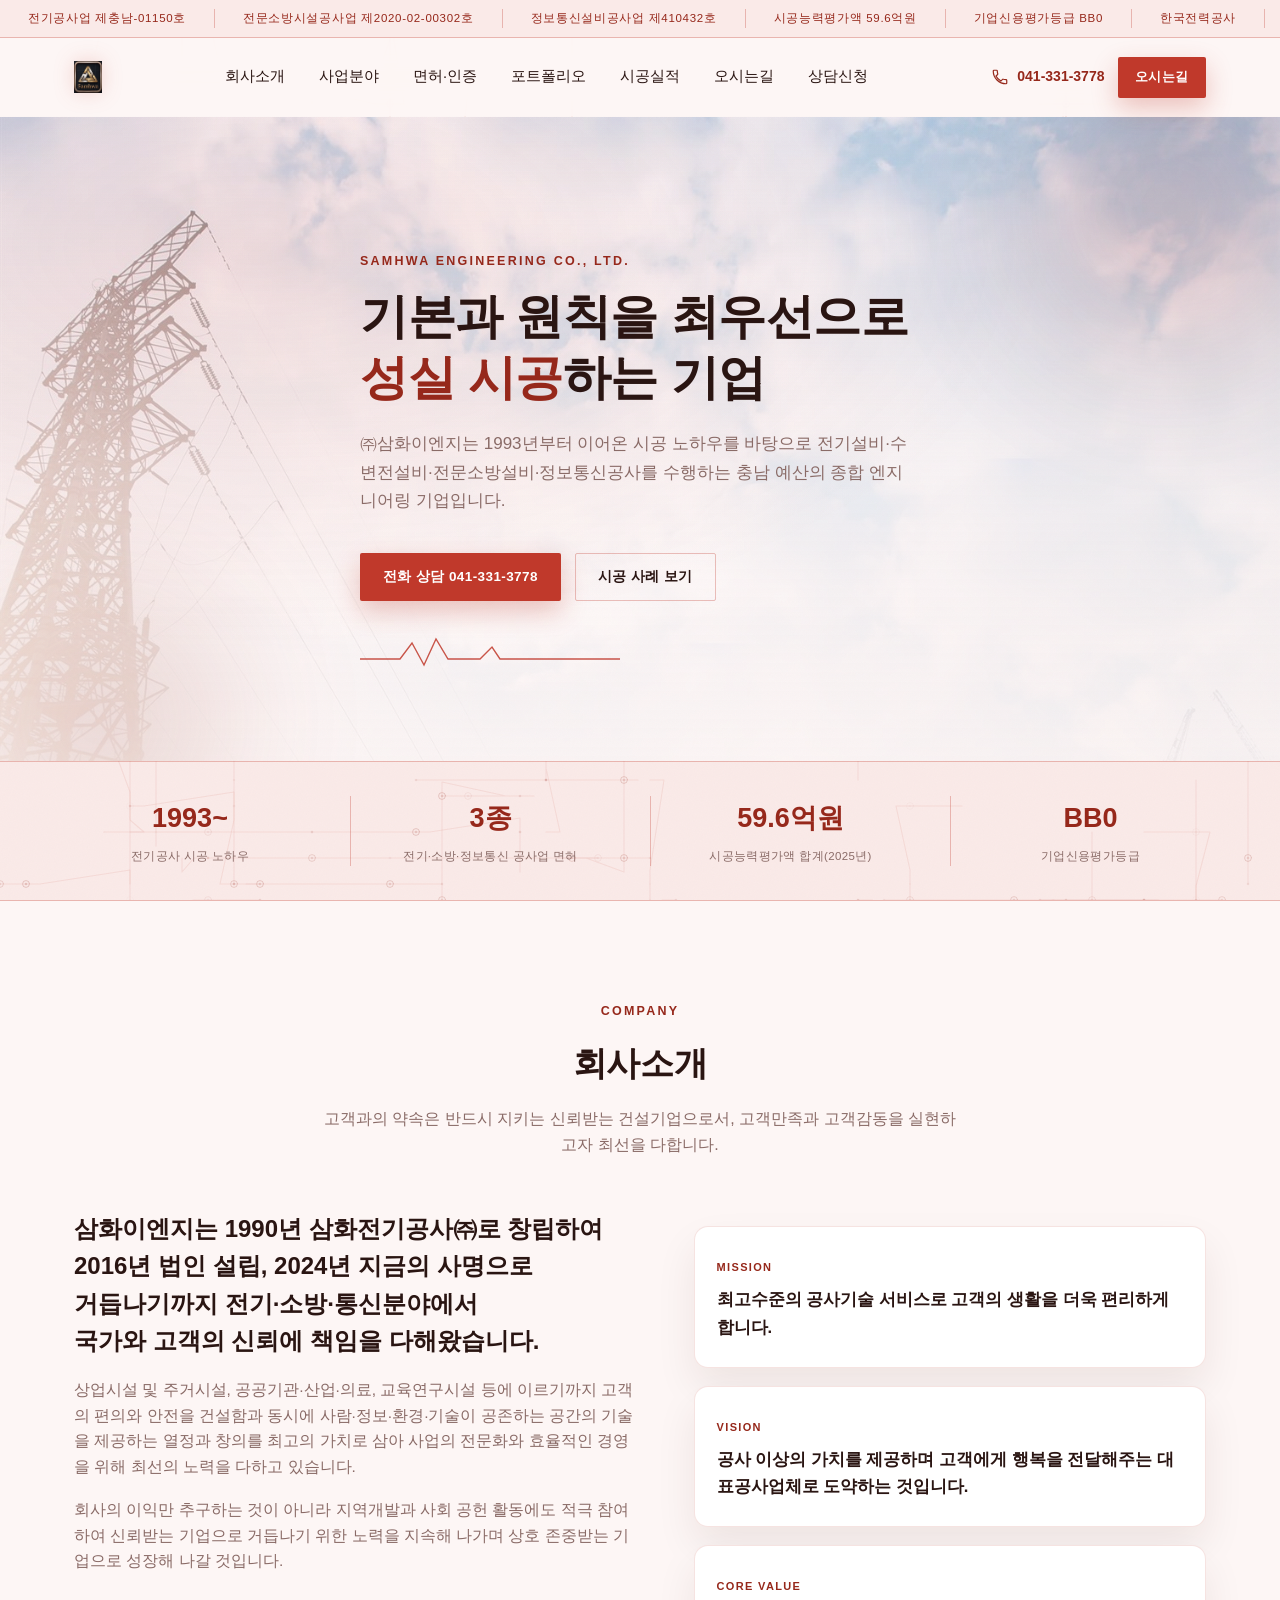
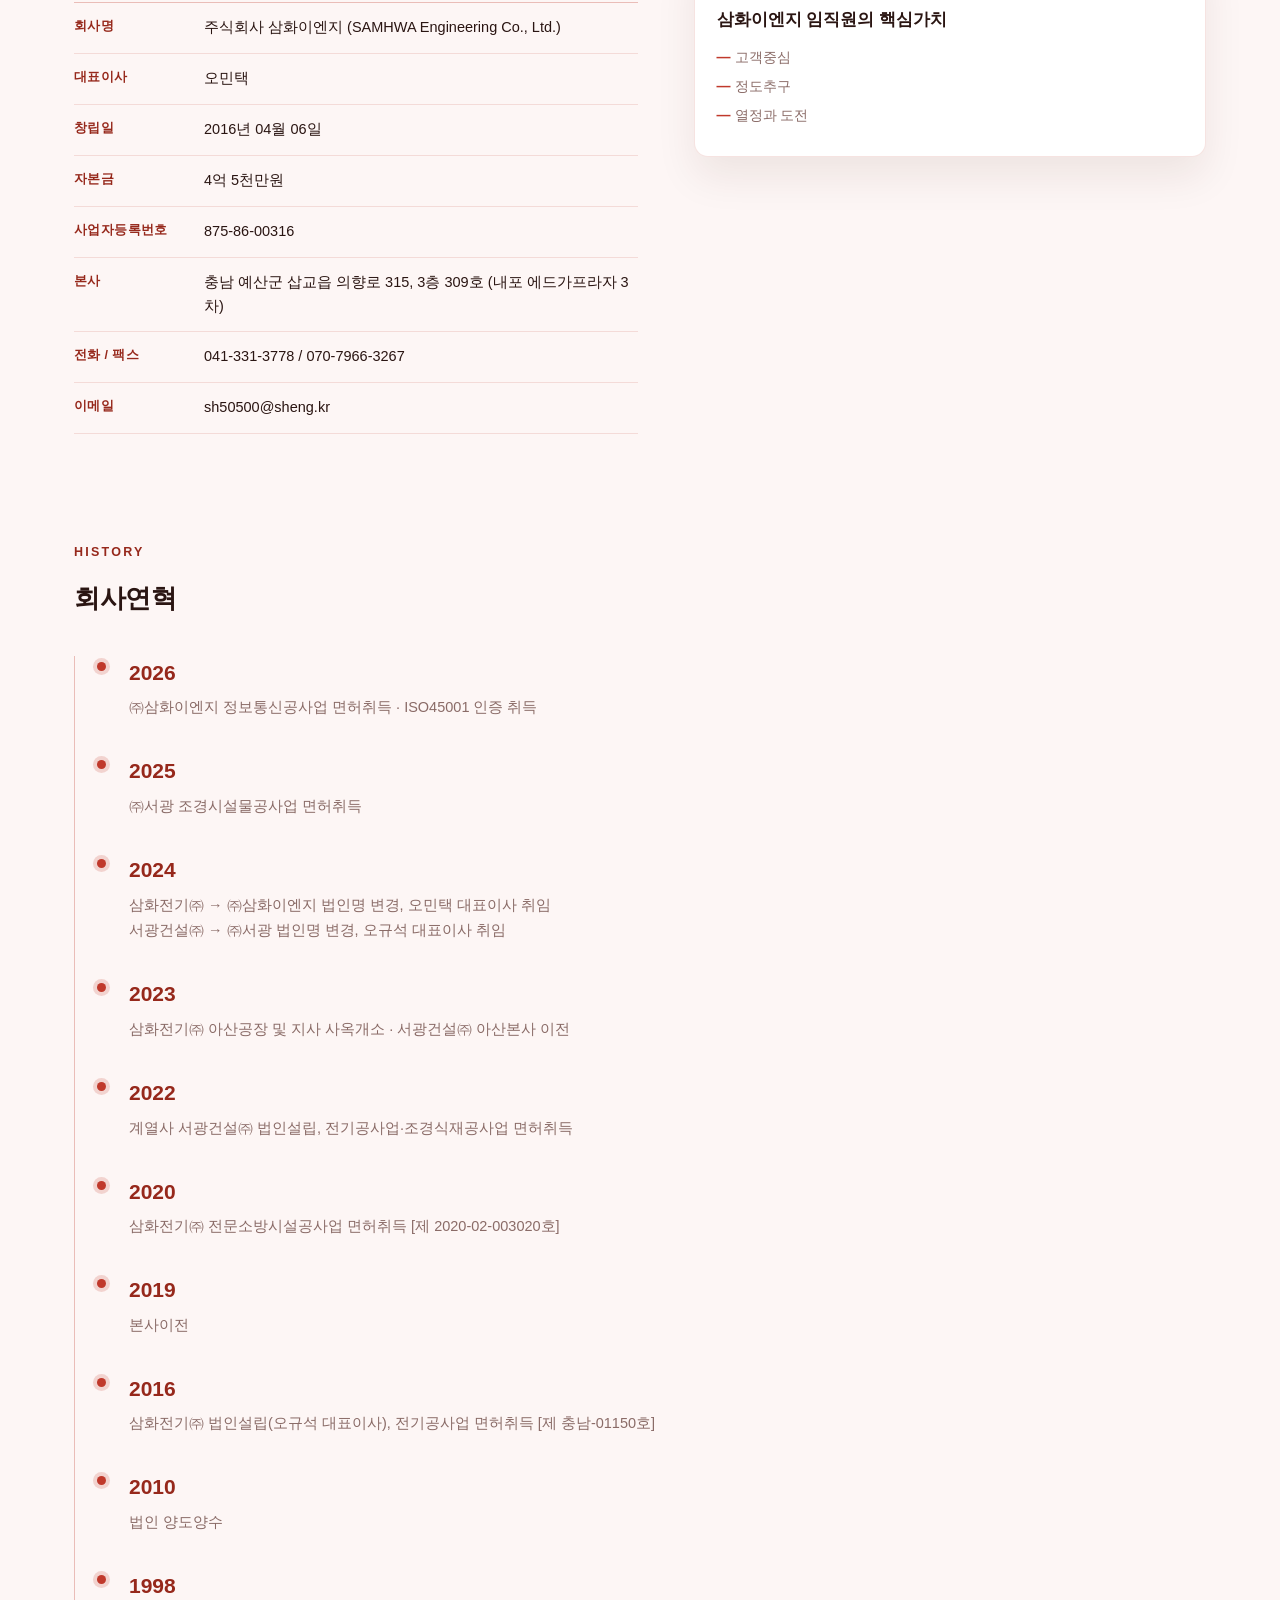
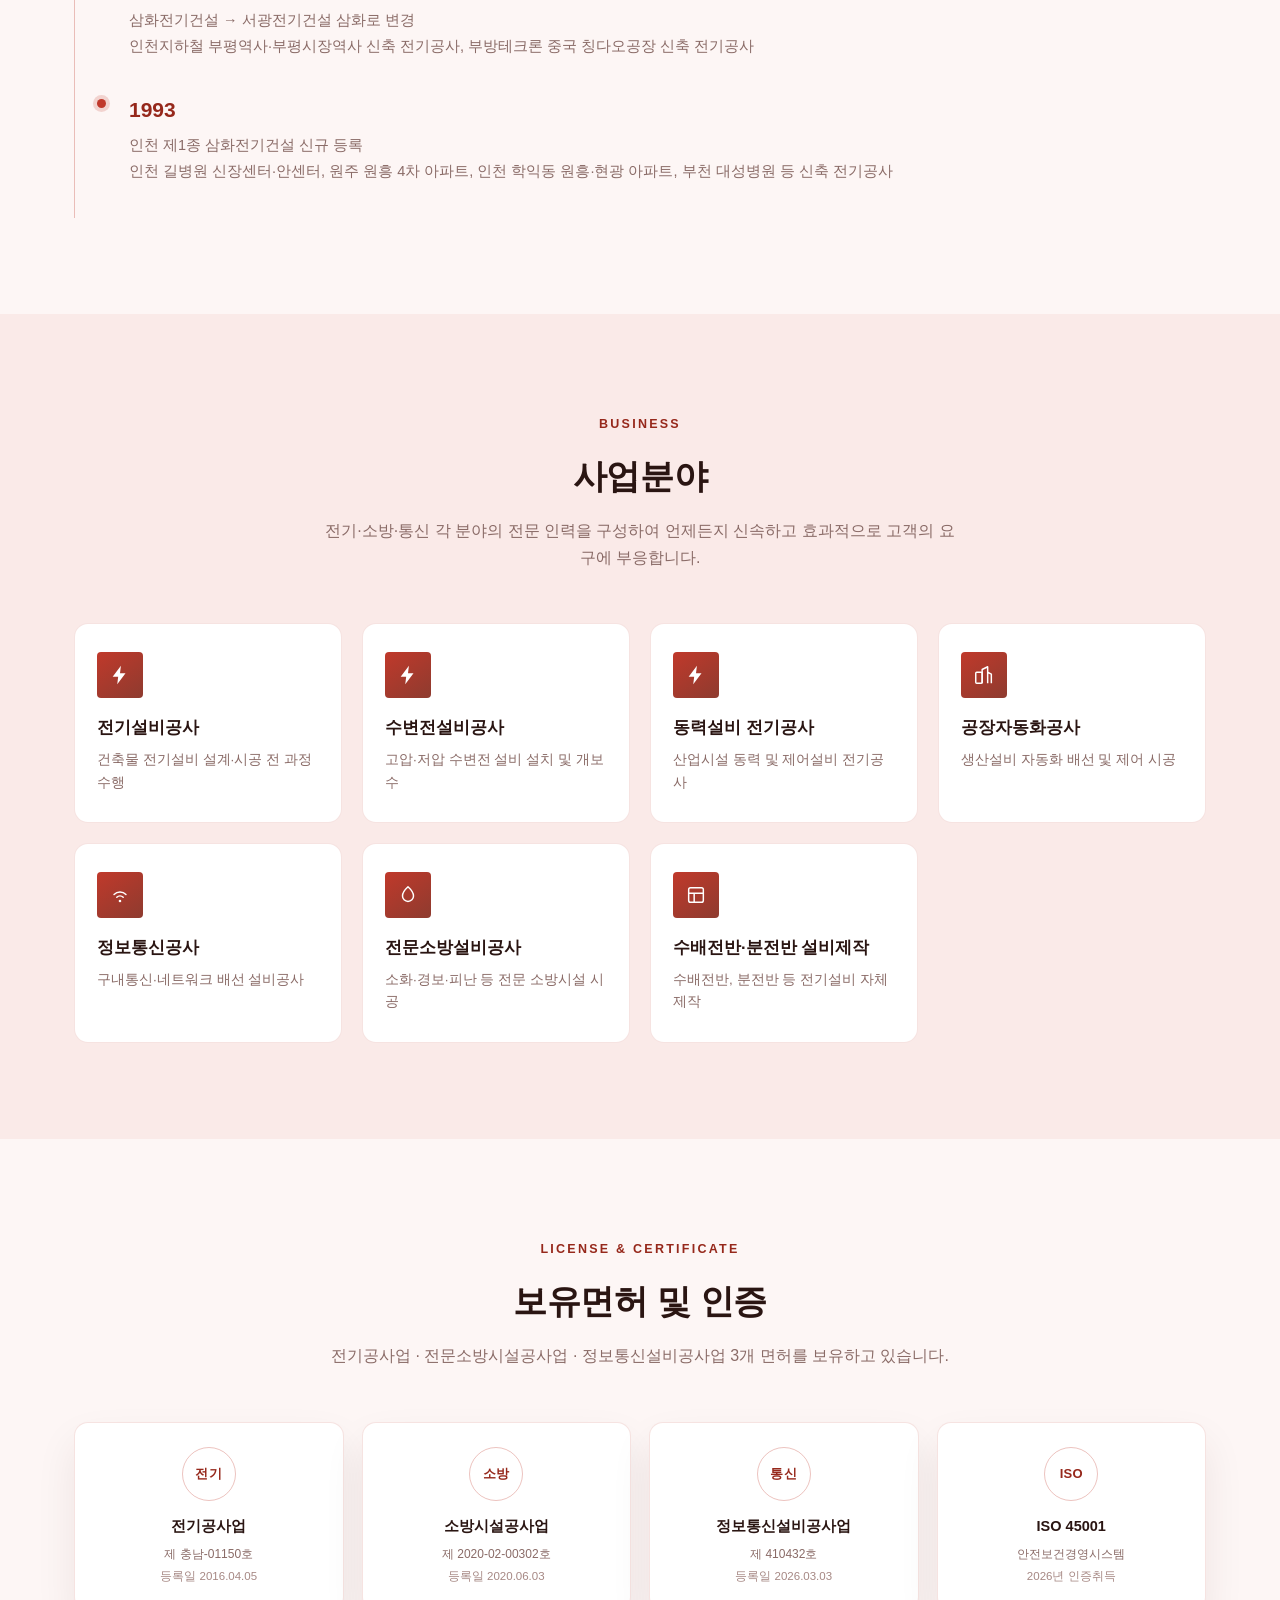
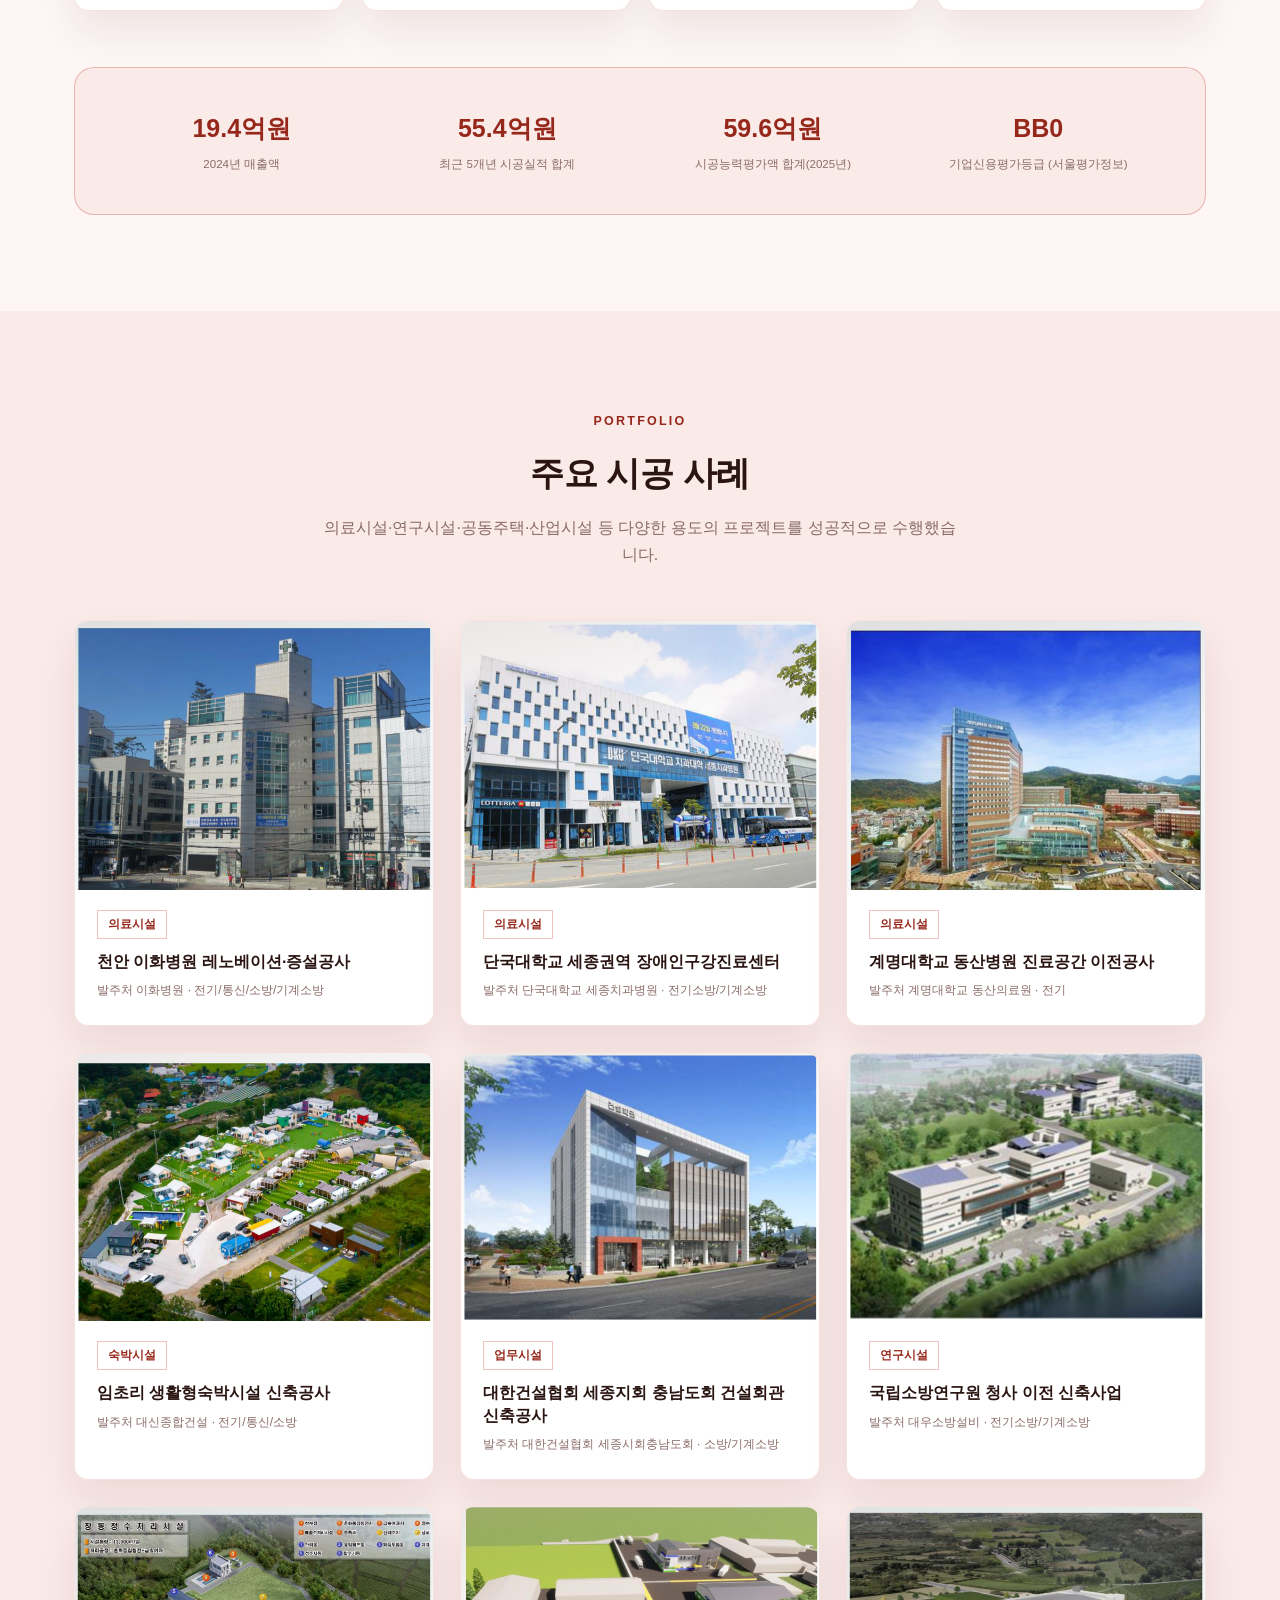
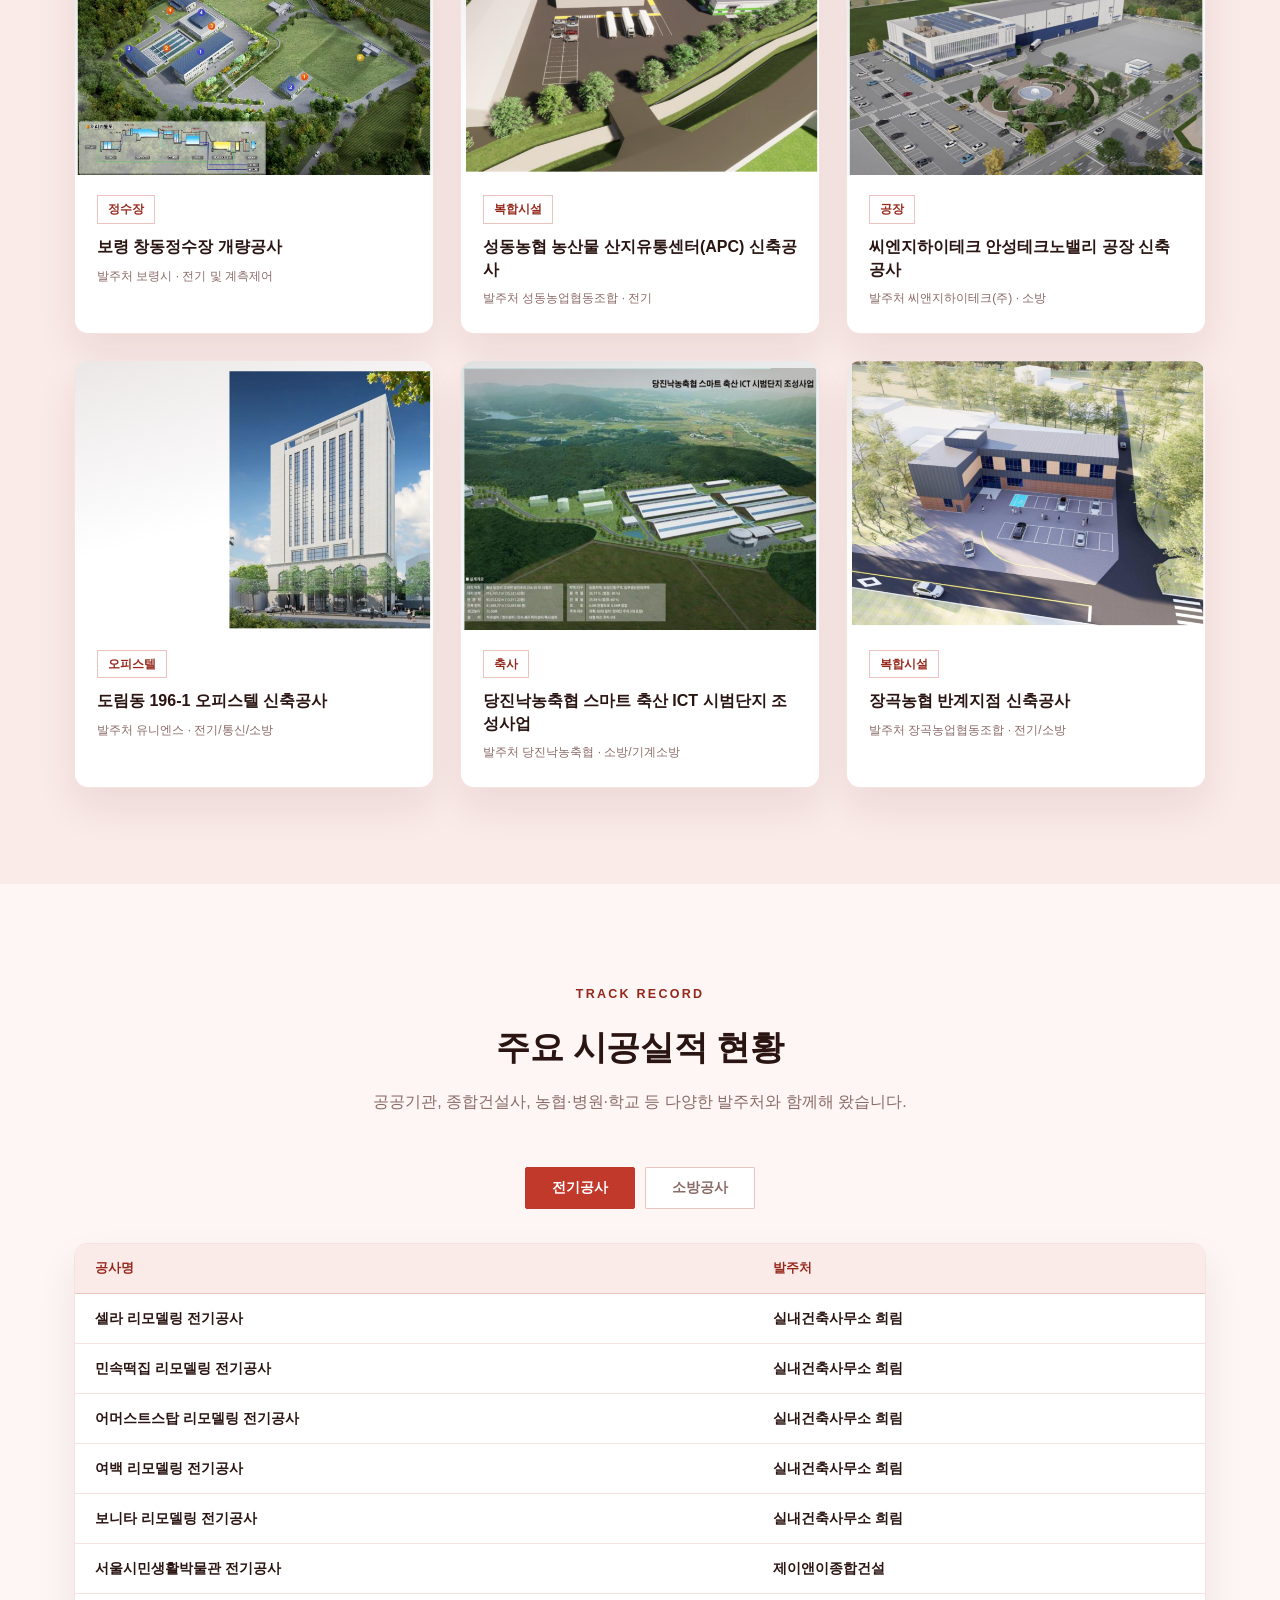
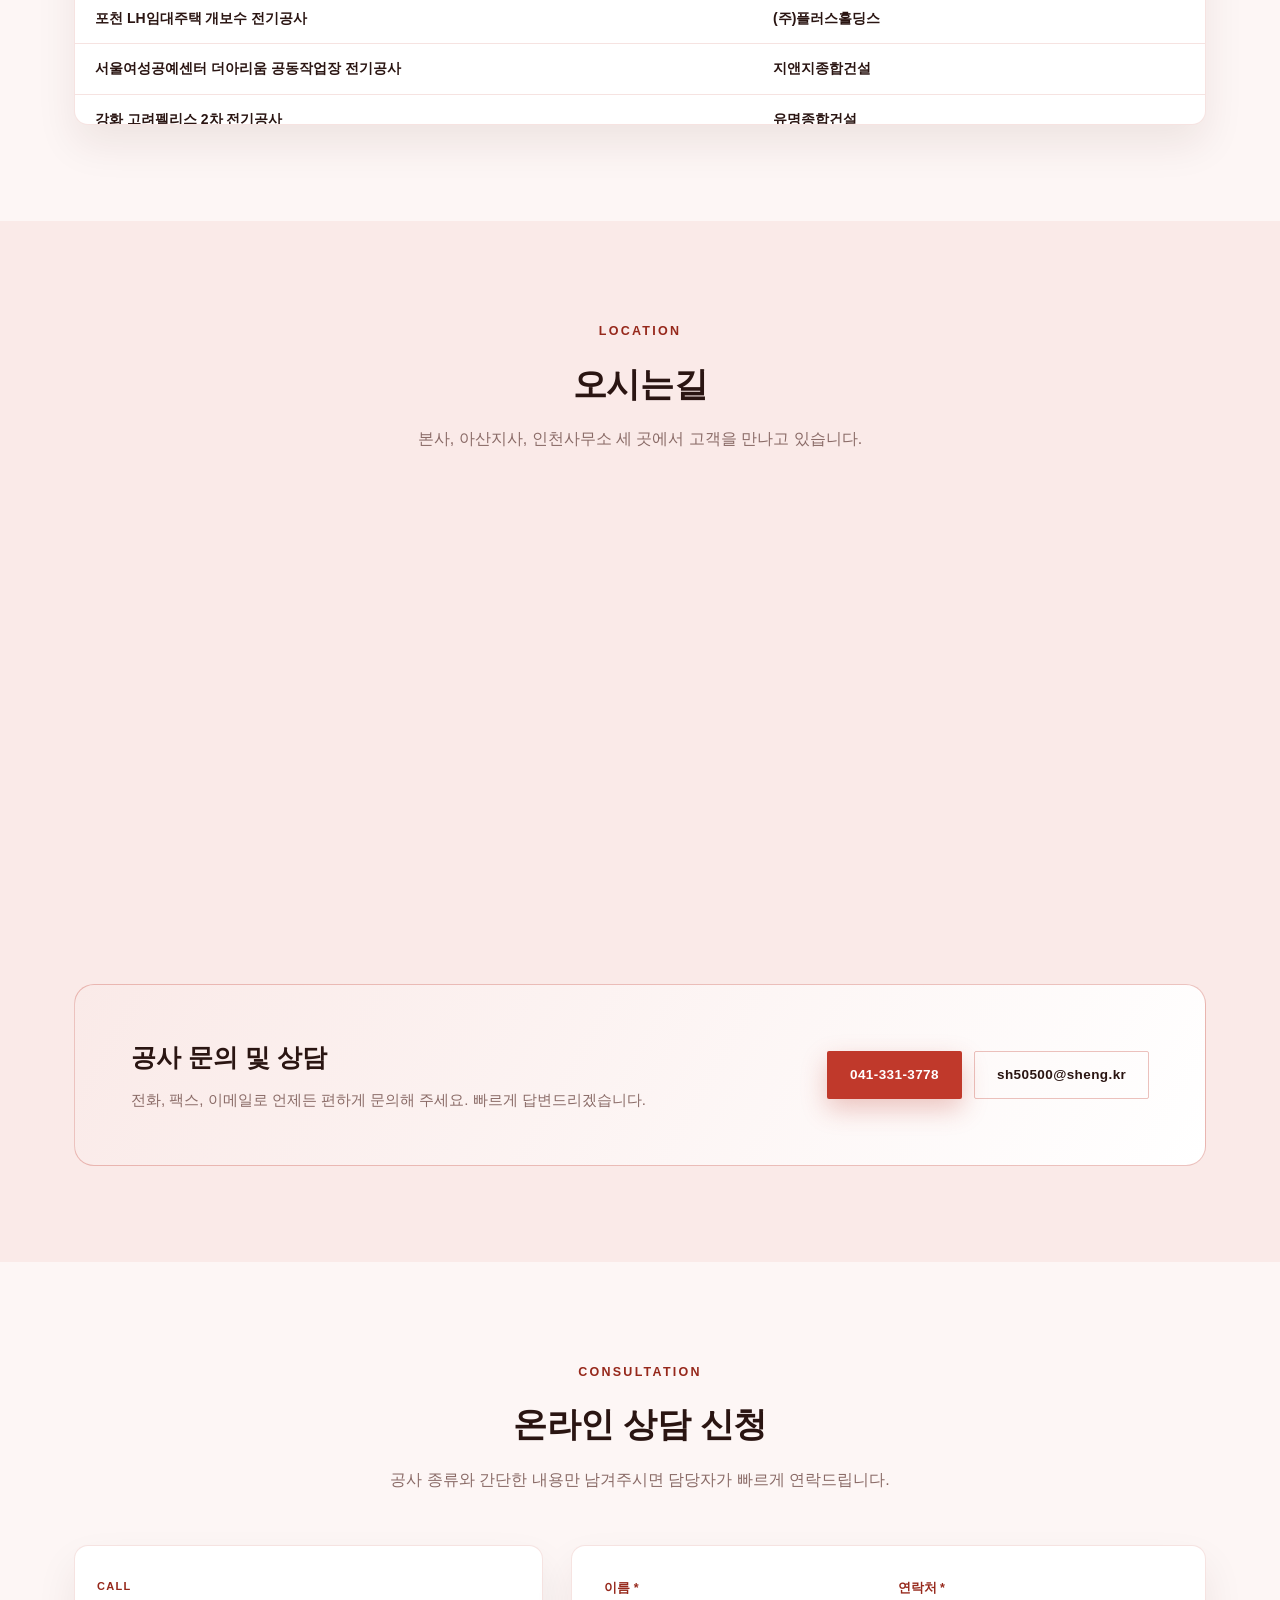
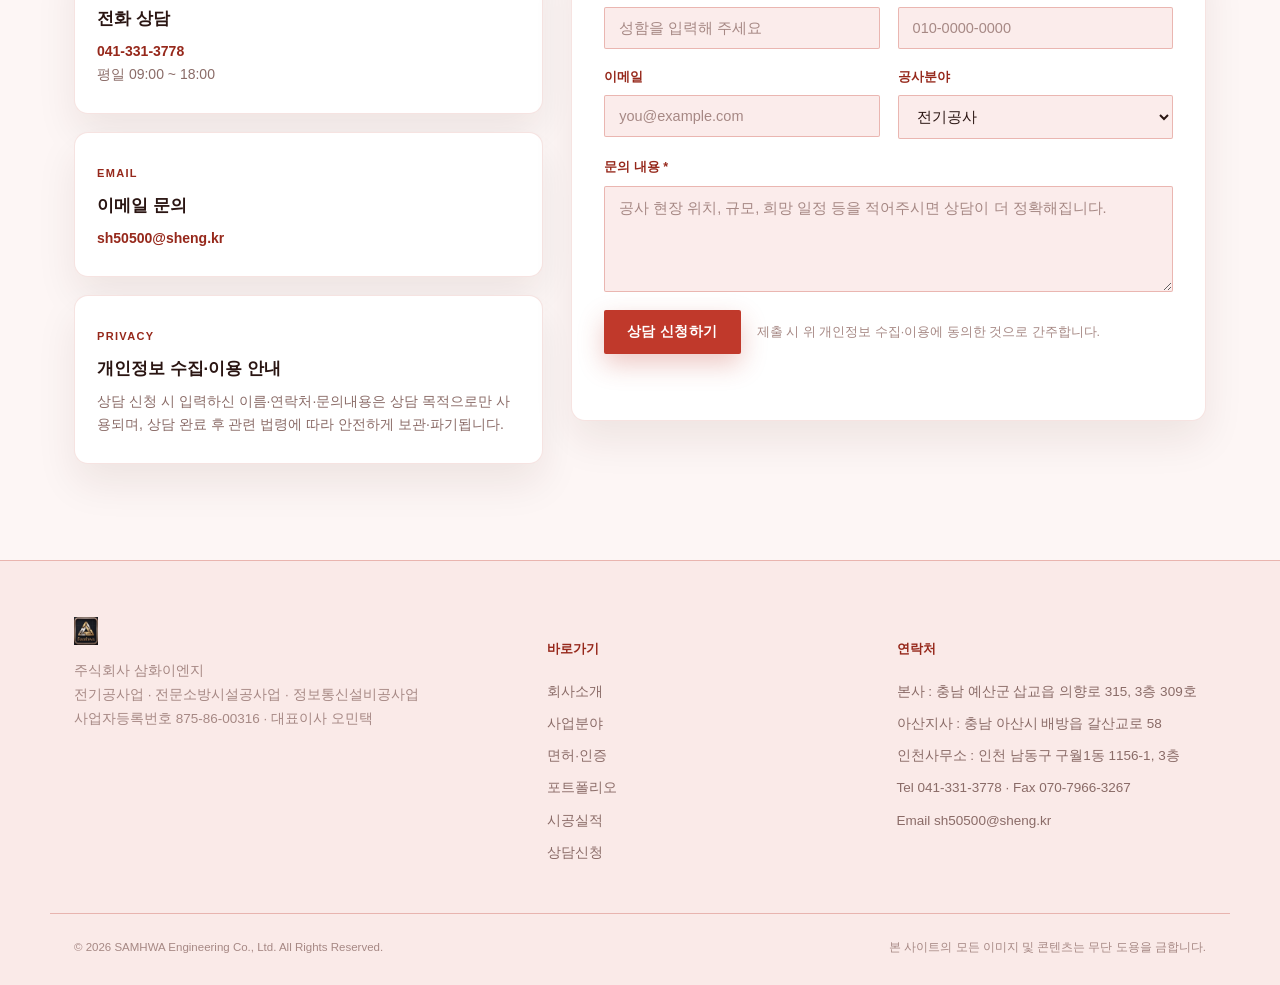
<file: variants/white-blue-bright/index.html>
<!DOCTYPE html>
<html lang="ko">
<head>
<meta charset="UTF-8" />
<meta name="viewport" content="width=device-width, initial-scale=1.0" />
<title>(주)삼화이엔지 | 전기공사·소방설비·정보통신공사 전문기업</title>
<meta name="description" content="㈜삼화이엔지는 1993년부터 이어온 시공 노하우로 전기설비공사, 수변전설비공사, 전문소방설비공사, 정보통신공사를 수행하는 충남 예산 소재 종합 엔지니어링 기업입니다." />
<meta property="og:title" content="(주)삼화이엔지 | 기본과 원칙을 최우선으로, 성실 시공하는 기업" />
<meta property="og:description" content="전기공사업 · 전문소방시설공사업 · 정보통신공사업 면허 보유. 병원·연구시설·공동주택·산업시설 등 다양한 시공 실적." />
<meta property="og:type" content="website" />
<meta name="theme-color" content="#f6f9fd" />
<link rel="icon" type="image/png" href="assets/img/favicon.png" />
<link rel="stylesheet" href="css/style.css" />
</head>
<body>

<canvas id="bgCanvas" class="bg-canvas" aria-hidden="true"></canvas>
<div class="grain-overlay" aria-hidden="true"></div>

<div class="ticker" aria-hidden="true">
  <div class="ticker-track" id="tickerTrack">
    <span>전기공사업 제충남-01150호</span>
    <span>전문소방시설공사업 제2020-02-00302호</span>
    <span>정보통신설비공사업 제410432호</span>
    <span>시공능력평가액 59.6억원</span>
    <span>기업신용평가등급 BB0</span>
    <span>한국전력공사</span>
    <span>계명대학교 동산병원</span>
    <span>단국대학교 세종치과병원</span>
    <span>국립소방연구원</span>
    <span>ISO45001 인증</span>
    <span>전기공사업 제충남-01150호</span>
    <span>전문소방시설공사업 제2020-02-00302호</span>
    <span>정보통신설비공사업 제410432호</span>
    <span>시공능력평가액 59.6억원</span>
    <span>기업신용평가등급 BB0</span>
    <span>한국전력공사</span>
    <span>계명대학교 동산병원</span>
    <span>단국대학교 세종치과병원</span>
    <span>국립소방연구원</span>
    <span>ISO45001 인증</span>
  </div>
</div>

<header class="site-header">
  <div class="container nav">
    <a href="#top" class="brand"><img src="assets/img/logo.png" alt="삼화이엔지 로고" /></a>
    <nav class="menu">
      <a href="#about">회사소개</a>
      <a href="#business">사업분야</a>
      <a href="#license">면허·인증</a>
      <a href="#portfolio">포트폴리오</a>
      <a href="#performance">시공실적</a>
      <a href="#location">오시는길</a>
      <a href="#consult">상담신청</a>
    </nav>
    <div class="nav-actions">
      <a href="tel:041-331-3778" class="tel-link">
        <svg width="18" height="18" viewBox="0 0 24 24" fill="none"><path d="M6.6 10.8c1.4 2.8 3.8 5.1 6.6 6.6l2.2-2.2c.3-.3.7-.4 1-.2 1.1.4 2.3.6 3.6.6.6 0 1 .4 1 1V20c0 .6-.4 1-1 1C10.6 21 3 13.4 3 4c0-.6.4-1 1-1h3.4c.6 0 1 .4 1 1 0 1.3.2 2.5.6 3.6.1.4 0 .8-.2 1.1L6.6 10.8Z" stroke="currentColor" stroke-width="1.6"/></svg>
        041-331-3778
      </a>
      <a href="#location" class="btn btn-primary btn-sm btn-magnetic">오시는길</a>
      <button class="mobile-toggle" aria-label="메뉴 열기">
        <svg width="26" height="26" viewBox="0 0 24 24" fill="none"><path d="M4 7h16M4 12h16M4 17h16" stroke="currentColor" stroke-width="2" stroke-linecap="round"/></svg>
      </button>
    </div>
  </div>
</header>

<main id="top">

  <!-- HERO -->
  <section class="hero">
    <div class="container hero-inner">
      <span class="eyebrow">SAMHWA ENGINEERING CO., LTD.</span>
      <h1>기본과 원칙을 최우선으로<br /><b>성실 시공</b>하는 기업</h1>
      <p>㈜삼화이엔지는 1993년부터 이어온 시공 노하우를 바탕으로 전기설비·수변전설비·전문소방설비·정보통신공사를 수행하는 충남 예산의 종합 엔지니어링 기업입니다.</p>
      <div class="hero-actions">
        <a href="tel:041-331-3778" class="btn btn-primary btn-magnetic">전화 상담 041-331-3778</a>
        <a href="#portfolio" class="btn btn-outline btn-magnetic">시공 사례 보기</a>
      </div>
      <svg class="hero-line" data-draw width="260" height="34" viewBox="0 0 260 34" aria-hidden="true">
        <path d="M0 24 L40 24 L52 8 L64 30 L76 4 L88 24 L120 24 L132 12 L140 24 L260 24" />
      </svg>
    </div>
  </section>

  <div class="trust-strip">
    <div class="container trust-grid">
      <div class="trust-item">
        <div class="trust-num"><span class="stat-num" data-count>1993</span>~</div>
        <div class="trust-label">전기공사 시공 노하우</div>
      </div>
      <div class="trust-item">
        <div class="trust-num"><span class="stat-num" data-count>3</span>종</div>
        <div class="trust-label">전기·소방·정보통신 공사업 면허</div>
      </div>
      <div class="trust-item">
        <div class="trust-num"><span class="stat-num" data-count>59.6</span>억원</div>
        <div class="trust-label">시공능력평가액 합계(2025년)</div>
      </div>
      <div class="trust-item">
        <div class="trust-num"><span class="stat-num" data-decode>BB0</span></div>
        <div class="trust-label">기업신용평가등급</div>
      </div>
    </div>
  </div>

  <!-- 회사소개 -->
  <section class="section" id="about">
    <div class="container">
      <div class="section-head">
        <span class="eyebrow">Company</span>
        <h2>회사소개</h2>
        <p>고객과의 약속은 반드시 지키는 신뢰받는 건설기업으로서, 고객만족과 고객감동을 실현하고자 최선을 다합니다.</p>
      </div>

      <div class="about-grid" data-reveal>
        <div class="about-copy">
          <h3>삼화이엔지는 1990년 삼화전기공사㈜로 창립하여<br/>2016년 법인 설립, 2024년 지금의 사명으로<br/>거듭나기까지 전기·소방·통신분야에서<br/>국가와 고객의 신뢰에 책임을 다해왔습니다.</h3>
          <p>상업시설 및 주거시설, 공공기관·산업·의료, 교육연구시설 등에 이르기까지 고객의 편의와 안전을 건설함과 동시에 사람·정보·환경·기술이 공존하는 공간의 기술을 제공하는 열정과 창의를 최고의 가치로 삼아 사업의 전문화와 효율적인 경영을 위해 최선의 노력을 다하고 있습니다.</p>
          <p>회사의 이익만 추구하는 것이 아니라 지역개발과 사회 공헌 활동에도 적극 참여하여 신뢰받는 기업으로 거듭나기 위한 노력을 지속해 나가며 상호 존중받는 기업으로 성장해 나갈 것입니다.</p>

          <dl class="info-table">
            <div><dt>회사명</dt><dd>주식회사 삼화이엔지 (SAMHWA Engineering Co., Ltd.)</dd></div>
            <div><dt>대표이사</dt><dd>오민택</dd></div>
            <div><dt>창립일</dt><dd>2016년 04월 06일</dd></div>
            <div><dt>자본금</dt><dd>4억 5천만원</dd></div>
            <div><dt>사업자등록번호</dt><dd>875-86-00316</dd></div>
            <div><dt>본사</dt><dd>충남 예산군 삽교읍 의향로 315, 3층 309호 (내포 에드가프라자 3차)</dd></div>
            <div><dt>전화 / 팩스</dt><dd>041-331-3778 / 070-7966-3267</dd></div>
            <div><dt>이메일</dt><dd>sh50500@sheng.kr</dd></div>
          </dl>
        </div>

        <div>
          <div class="value-cards" style="grid-template-columns:1fr">
            <div class="value-card">
              <span class="tag">MISSION</span>
              <h4>최고수준의 공사기술 서비스로 고객의 생활을 더욱 편리하게 합니다.</h4>
            </div>
            <div class="value-card">
              <span class="tag">VISION</span>
              <h4>공사 이상의 가치를 제공하며 고객에게 행복을 전달해주는 대표공사업체로 도약하는 것입니다.</h4>
            </div>
            <div class="value-card">
              <span class="tag">CORE VALUE</span>
              <h4>삼화이엔지 임직원의 핵심가치</h4>
              <ul>
                <li>고객중심</li>
                <li>정도추구</li>
                <li>열정과 도전</li>
              </ul>
            </div>
          </div>
        </div>
      </div>

      <!-- 연혁 -->
      <div style="margin-top:88px" data-reveal>
        <div class="section-head left" style="margin-bottom:36px">
          <span class="eyebrow">History</span>
          <h2 style="font-size:26px">회사연혁</h2>
        </div>
        <div class="timeline">
          <div class="tl-item">
            <div class="tl-year">2026</div>
            <p>㈜삼화이엔지 정보통신공사업 면허취득 · ISO45001 인증 취득</p>
          </div>
          <div class="tl-item">
            <div class="tl-year">2025</div>
            <p>㈜서광 조경시설물공사업 면허취득</p>
          </div>
          <div class="tl-item">
            <div class="tl-year">2024</div>
            <p>삼화전기㈜ → ㈜삼화이엔지 법인명 변경, 오민택 대표이사 취임</p>
            <p>서광건설㈜ → ㈜서광 법인명 변경, 오규석 대표이사 취임</p>
          </div>
          <div class="tl-item">
            <div class="tl-year">2023</div>
            <p>삼화전기㈜ 아산공장 및 지사 사옥개소 · 서광건설㈜ 아산본사 이전</p>
          </div>
          <div class="tl-item">
            <div class="tl-year">2022</div>
            <p>계열사 서광건설㈜ 법인설립, 전기공사업·조경식재공사업 면허취득</p>
          </div>
          <div class="tl-item">
            <div class="tl-year">2020</div>
            <p>삼화전기㈜ 전문소방시설공사업 면허취득 [제 2020-02-003020호]</p>
          </div>
          <div class="tl-item">
            <div class="tl-year">2019</div>
            <p>본사이전</p>
          </div>
          <div class="tl-item">
            <div class="tl-year">2016</div>
            <p>삼화전기㈜ 법인설립(오규석 대표이사), 전기공사업 면허취득 [제 충남-01150호]</p>
          </div>
          <div class="tl-item">
            <div class="tl-year">2010</div>
            <p>법인 양도양수</p>
          </div>
          <div class="tl-item">
            <div class="tl-year">1998</div>
            <p>삼화전기건설 → 서광전기건설 삼화로 변경</p>
            <p>인천지하철 부평역사·부평시장역사 신축 전기공사, 부방테크론 중국 칭다오공장 신축 전기공사</p>
          </div>
          <div class="tl-item">
            <div class="tl-year">1993</div>
            <p>인천 제1종 삼화전기건설 신규 등록</p>
            <p>인천 길병원 신장센터·안센터, 원주 원흥 4차 아파트, 인천 학익동 원흥·현광 아파트, 부천 대성병원 등 신축 전기공사</p>
          </div>
        </div>
      </div>
    </div>
  </section>

  <!-- 사업분야 -->
  <section class="section alt" id="business">
    <div class="container">
      <div class="section-head">
        <span class="eyebrow">Business</span>
        <h2>사업분야</h2>
        <p>전기·소방·통신 각 분야의 전문 인력을 구성하여 언제든지 신속하고 효과적으로 고객의 요구에 부응합니다.</p>
      </div>
      <div class="biz-grid" data-reveal>
        <div class="biz-card">
          <div class="biz-icon"><svg width="22" height="22" viewBox="0 0 24 24" fill="none"><path d="M13 2 4 14h6l-1 8 9-12h-6l1-8Z" fill="currentColor"/></svg></div>
          <h4>전기설비공사</h4>
          <p>건축물 전기설비 설계·시공 전 과정 수행</p>
        </div>
        <div class="biz-card">
          <div class="biz-icon"><svg width="22" height="22" viewBox="0 0 24 24" fill="none"><path d="M13 2 4 14h6l-1 8 9-12h-6l1-8Z" fill="currentColor"/></svg></div>
          <h4>수변전설비공사</h4>
          <p>고압·저압 수변전 설비 설치 및 개보수</p>
        </div>
        <div class="biz-card">
          <div class="biz-icon"><svg width="22" height="22" viewBox="0 0 24 24" fill="none"><path d="M13 2 4 14h6l-1 8 9-12h-6l1-8Z" fill="currentColor"/></svg></div>
          <h4>동력설비 전기공사</h4>
          <p>산업시설 동력 및 제어설비 전기공사</p>
        </div>
        <div class="biz-card">
          <div class="biz-icon"><svg width="22" height="22" viewBox="0 0 24 24" fill="none"><rect x="3" y="9" width="7" height="12" rx="1" stroke="currentColor" stroke-width="1.6"/><path d="M10 21V6l6-3v18M16 21V9l4 2v10" stroke="currentColor" stroke-width="1.6" stroke-linejoin="round"/></svg></div>
          <h4>공장자동화공사</h4>
          <p>생산설비 자동화 배선 및 제어 시공</p>
        </div>
        <div class="biz-card">
          <div class="biz-icon"><svg width="22" height="22" viewBox="0 0 24 24" fill="none"><path d="M12 20a1.4 1.4 0 1 0 0-2.8 1.4 1.4 0 0 0 0 2.8Z" fill="currentColor"/><path d="M8.5 14.5a5 5 0 0 1 7 0M5.5 11.5a9 9 0 0 1 13 0" stroke="currentColor" stroke-width="1.6" stroke-linecap="round"/></svg></div>
          <h4>정보통신공사</h4>
          <p>구내통신·네트워크 배선 설비공사</p>
        </div>
        <div class="biz-card">
          <div class="biz-icon"><svg width="22" height="22" viewBox="0 0 24 24" fill="none"><path d="M12 3s6 5.5 6 10a6 6 0 1 1-12 0c0-4.5 6-10 6-10Z" stroke="currentColor" stroke-width="1.6" stroke-linejoin="round"/></svg></div>
          <h4>전문소방설비공사</h4>
          <p>소화·경보·피난 등 전문 소방시설 시공</p>
        </div>
        <div class="biz-card">
          <div class="biz-icon"><svg width="22" height="22" viewBox="0 0 24 24" fill="none"><rect x="4" y="4" width="16" height="16" rx="2" stroke="currentColor" stroke-width="1.6"/><path d="M4 10h16M10 10v10" stroke="currentColor" stroke-width="1.6"/></svg></div>
          <h4>수배전반·분전반 설비제작</h4>
          <p>수배전반, 분전반 등 전기설비 자체 제작</p>
        </div>
      </div>
    </div>
  </section>

  <!-- 면허/인증 -->
  <section class="section" id="license">
    <div class="container">
      <div class="section-head">
        <span class="eyebrow">License &amp; Certificate</span>
        <h2>보유면허 및 인증</h2>
        <p>전기공사업 · 전문소방시설공사업 · 정보통신설비공사업 3개 면허를 보유하고 있습니다.</p>
      </div>
      <div class="cert-grid" data-reveal>
        <div class="cert-card">
          <div class="badge">전기</div>
          <h4>전기공사업</h4>
          <div class="num">제 충남-01150호</div>
          <div class="date">등록일 2016.04.05</div>
        </div>
        <div class="cert-card">
          <div class="badge">소방</div>
          <h4>소방시설공사업</h4>
          <div class="num">제 2020-02-00302호</div>
          <div class="date">등록일 2020.06.03</div>
        </div>
        <div class="cert-card">
          <div class="badge">통신</div>
          <h4>정보통신설비공사업</h4>
          <div class="num">제 410432호</div>
          <div class="date">등록일 2026.03.03</div>
        </div>
        <div class="cert-card">
          <div class="badge">ISO</div>
          <h4>ISO 45001</h4>
          <div class="num">안전보건경영시스템</div>
          <div class="date">2026년 인증취득</div>
        </div>
      </div>

      <div class="finance-strip" data-reveal>
        <div class="finance-item">
          <div class="finance-num"><span class="stat-num" data-count>19.4</span>억원</div>
          <div class="finance-label">2024년 매출액</div>
        </div>
        <div class="finance-item">
          <div class="finance-num"><span class="stat-num" data-count>55.4</span>억원</div>
          <div class="finance-label">최근 5개년 시공실적 합계</div>
        </div>
        <div class="finance-item">
          <div class="finance-num"><span class="stat-num" data-count>59.6</span>억원</div>
          <div class="finance-label">시공능력평가액 합계(2025년)</div>
        </div>
        <div class="finance-item">
          <div class="finance-num"><span class="stat-num" data-decode>BB0</span></div>
          <div class="finance-label">기업신용평가등급 (서울평가정보)</div>
        </div>
      </div>
    </div>
  </section>

  <!-- 포트폴리오 -->
  <section class="section alt" id="portfolio">
    <div class="container">
      <div class="section-head">
        <span class="eyebrow">Portfolio</span>
        <h2>주요 시공 사례</h2>
        <p>의료시설·연구시설·공동주택·산업시설 등 다양한 용도의 프로젝트를 성공적으로 수행했습니다.</p>
      </div>
      <div class="pf-grid" data-reveal>

        <article class="pf-card">
          <div class="pf-thumb"><img src="assets/img/proj_ihwa.jpg" alt="천안 이화병원" loading="lazy" /></div>
          <div class="pf-body">
            <span class="pf-cat">의료시설</span>
            <h4>천안 이화병원 레노베이션·증설공사</h4>
            <p class="pf-meta">발주처 이화병원 · 전기/통신/소방/기계소방</p>
          </div>
        </article>

        <article class="pf-card">
          <div class="pf-thumb"><img src="assets/img/proj_dankook.jpg" alt="단국대학교 세종치과병원" loading="lazy" /></div>
          <div class="pf-body">
            <span class="pf-cat">의료시설</span>
            <h4>단국대학교 세종권역 장애인구강진료센터</h4>
            <p class="pf-meta">발주처 단국대학교 세종치과병원 · 전기소방/기계소방</p>
          </div>
        </article>

        <article class="pf-card">
          <div class="pf-thumb"><img src="assets/img/proj_keimyung.jpg" alt="계명대학교 동산병원" loading="lazy" /></div>
          <div class="pf-body">
            <span class="pf-cat">의료시설</span>
            <h4>계명대학교 동산병원 진료공간 이전공사</h4>
            <p class="pf-meta">발주처 계명대학교 동산의료원 · 전기</p>
          </div>
        </article>

        <article class="pf-card">
          <div class="pf-thumb"><img src="assets/img/proj_glamping.jpg" alt="임초리 생활형숙박시설" loading="lazy" /></div>
          <div class="pf-body">
            <span class="pf-cat">숙박시설</span>
            <h4>임초리 생활형숙박시설 신축공사</h4>
            <p class="pf-meta">발주처 대신종합건설 · 전기/통신/소방</p>
          </div>
        </article>

        <article class="pf-card">
          <div class="pf-thumb"><img src="assets/img/proj_gunhyeophoe.jpg" alt="대한건설협회 세종지회 충남도회 건설회관" loading="lazy" /></div>
          <div class="pf-body">
            <span class="pf-cat">업무시설</span>
            <h4>대한건설협회 세종지회 충남도회 건설회관 신축공사</h4>
            <p class="pf-meta">발주처 대한건설협회 세종시회충남도회 · 소방/기계소방</p>
          </div>
        </article>

        <article class="pf-card">
          <div class="pf-thumb"><img src="assets/img/proj_fireresearch.jpg" alt="국립소방연구원 청사" loading="lazy" /></div>
          <div class="pf-body">
            <span class="pf-cat">연구시설</span>
            <h4>국립소방연구원 청사 이전 신축사업</h4>
            <p class="pf-meta">발주처 대우소방설비 · 전기소방/기계소방</p>
          </div>
        </article>

        <article class="pf-card">
          <div class="pf-thumb"><img src="assets/img/proj_boryeong.jpg" alt="보령 창동정수장" loading="lazy" /></div>
          <div class="pf-body">
            <span class="pf-cat">정수장</span>
            <h4>보령 창동정수장 개량공사</h4>
            <p class="pf-meta">발주처 보령시 · 전기 및 계측제어</p>
          </div>
        </article>

        <article class="pf-card">
          <div class="pf-thumb"><img src="assets/img/proj_seongdong.jpg" alt="성동농협 농산물 산지유통센터" loading="lazy" /></div>
          <div class="pf-body">
            <span class="pf-cat">복합시설</span>
            <h4>성동농협 농산물 산지유통센터(APC) 신축공사</h4>
            <p class="pf-meta">발주처 성동농업협동조합 · 전기</p>
          </div>
        </article>

        <article class="pf-card">
          <div class="pf-thumb"><img src="assets/img/proj_cnghitech.jpg" alt="씨엔지하이테크 안성테크노밸리 공장" loading="lazy" /></div>
          <div class="pf-body">
            <span class="pf-cat">공장</span>
            <h4>씨엔지하이테크 안성테크노밸리 공장 신축공사</h4>
            <p class="pf-meta">발주처 씨앤지하이테크(주) · 소방</p>
          </div>
        </article>

        <article class="pf-card">
          <div class="pf-thumb"><img src="assets/img/proj_dorim.jpg" alt="도림동 196-1 오피스텔" loading="lazy" /></div>
          <div class="pf-body">
            <span class="pf-cat">오피스텔</span>
            <h4>도림동 196-1 오피스텔 신축공사</h4>
            <p class="pf-meta">발주처 유니엔스 · 전기/통신/소방</p>
          </div>
        </article>

        <article class="pf-card">
          <div class="pf-thumb"><img src="assets/img/proj_dangjin.jpg" alt="당진낙농축협 스마트 축산 ICT 시범단지" loading="lazy" /></div>
          <div class="pf-body">
            <span class="pf-cat">축사</span>
            <h4>당진낙농축협 스마트 축산 ICT 시범단지 조성사업</h4>
            <p class="pf-meta">발주처 당진낙농축협 · 소방/기계소방</p>
          </div>
        </article>

        <article class="pf-card">
          <div class="pf-thumb"><img src="assets/img/proj_janggok.jpg" alt="장곡농협 반계지점" loading="lazy" /></div>
          <div class="pf-body">
            <span class="pf-cat">복합시설</span>
            <h4>장곡농협 반계지점 신축공사</h4>
            <p class="pf-meta">발주처 장곡농업협동조합 · 전기/소방</p>
          </div>
        </article>

      </div>
    </div>
  </section>

  <!-- 시공실적 -->
  <section class="section" id="performance">
    <div class="container">
      <div class="section-head">
        <span class="eyebrow">Track Record</span>
        <h2>주요 시공실적 현황</h2>
        <p>공공기관, 종합건설사, 농협·병원·학교 등 다양한 발주처와 함께해 왔습니다.</p>
      </div>

      <div class="tabs">
        <button class="tab-btn active" data-target="panel-elec">전기공사</button>
        <button class="tab-btn" data-target="panel-fire">소방공사</button>
      </div>

      <div class="table-wrap">
        <div class="table-scroll">
          <div class="tab-panel active" id="panel-elec">
            <table>
              <thead><tr><th style="width:60%">공사명</th><th>발주처</th></tr></thead>
              <tbody>
                <tr><td>셀라 리모델링 전기공사</td><td>실내건축사무소 희림</td></tr>
                <tr><td>민속떡집 리모델링 전기공사</td><td>실내건축사무소 희림</td></tr>
                <tr><td>어머스트스탑 리모델링 전기공사</td><td>실내건축사무소 희림</td></tr>
                <tr><td>여백 리모델링 전기공사</td><td>실내건축사무소 희림</td></tr>
                <tr><td>보니타 리모델링 전기공사</td><td>실내건축사무소 희림</td></tr>
                <tr><td>서울시민생활박물관 전기공사</td><td>제이앤이종합건설</td></tr>
                <tr><td>포천 LH임대주택 개보수 전기공사</td><td>(주)플러스홀딩스</td></tr>
                <tr><td>서울여성공예센터 더아리움 공동작업장 전기공사</td><td>지앤지종합건설</td></tr>
                <tr><td>강화 고려펠리스 2차 전기공사</td><td>유명종합건설</td></tr>
                <tr><td>남산리 6차 신축 전기공사</td><td>유명종합건설</td></tr>
                <tr><td>고려팰리스 7차 신축 전기공사</td><td>유명종합건설</td></tr>
                <tr><td>서울여성공예센터 더아리움 전기공사</td><td>서울여성공예센터</td></tr>
                <tr><td>공주대학교 예산캠퍼스 보수 전기공사</td><td>(주)닥터바이오</td></tr>
                <tr><td>제32보병사단 전기공사</td><td>제32보병사단</td></tr>
                <tr><td>코멕스산업 고압 큐비클 개보수 전기공사</td><td>(주)코멕스산업</td></tr>
                <tr><td>공군 제20전투비행단 카트도로 환경개선 공사 중 유도선공사</td><td>우진종합건설(주)</td></tr>
                <tr><td>벽산 망원동 다중생활시설 신축 전기공사</td><td>(주)야놀자씨앤디</td></tr>
                <tr><td>예산여고 천정교체 조명개선 전기공사</td><td>충청남도 교육청 예산교육지원청</td></tr>
                <tr><td>시흥시 은행동 다가구주택 신축 전기공사</td><td>(주)와이플래닝</td></tr>
                <tr><td>장항지구 수리시설개보수사업 전기공사</td><td>한국농어촌공사 서천지사</td></tr>
              </tbody>
            </table>
          </div>

          <div class="tab-panel" id="panel-fire">
            <table>
              <thead><tr><th style="width:60%">공사명</th><th>발주처</th></tr></thead>
              <tbody>
                <tr><td>아산원예농협 자재창고 증축 및 대수선공사(소방)</td><td>아산원예농협</td></tr>
                <tr><td>예산군산림조합 미이용 바이오매스 보관시설 신축 보조사업공사(소방)</td><td>예산군산림조합</td></tr>
                <tr><td>예산전자공업고등학교 실습실 환경개선 소방공사</td><td>예산교육지원청</td></tr>
                <tr><td>성수동 근린생활시설 신축공사(소방)</td><td>(주)삼우종합건설</td></tr>
                <tr><td>동성고등공민학교 교육연구시설(기숙사) 신축공사(소방)</td><td>(주)활림건설</td></tr>
                <tr><td>덕산면 사동리 406근린생활시설 소방공사</td><td>와이디종합건설(주)</td></tr>
                <tr><td>(주)셀릭 천안공장 P3 증축공사 중 소방공사</td><td>와이디종합건설(주)</td></tr>
                <tr><td>장재리 1529 근린생활시설 신축공사 중 소방공사</td><td>(주)활림건설</td></tr>
                <tr><td>성정동 1365 맨션브릿지호텔 소방공사</td><td>(주)흑석</td></tr>
                <tr><td>한국전력공사 345kV 신성연SS 소방설비공사</td><td>한국전력공사</td></tr>
                <tr><td>아산시 모종동 801외 1필지 근린생활시설 신축공사 중 소방시설공사</td><td>(주)활림건설</td></tr>
                <tr><td>씨엔지하이테크 안성테크노밸리 공장 신축공사(소방)</td><td>씨엔지하이테크(주)</td></tr>
                <tr><td>용봉산자연휴양림 산림휴양관 등 증축 공사(소방)</td><td>호성전력(주)</td></tr>
              </tbody>
            </table>
          </div>
        </div>
      </div>
    </div>
  </section>

  <!-- 오시는길 -->
  <section class="section alt" id="location">
    <div class="container">
      <div class="section-head">
        <span class="eyebrow">Location</span>
        <h2>오시는길</h2>
        <p>본사, 아산지사, 인천사무소 세 곳에서 고객을 만나고 있습니다.</p>
      </div>

      <div class="loc-grid" data-reveal>
        <div class="loc-card">
          <iframe class="loc-map" loading="lazy" src="https://www.google.com/maps?q=충청남도 예산군 삽교읍 의향로 315&output=embed"></iframe>
          <div class="loc-body">
            <span class="tag">본사</span>
            <h4>예산 본사</h4>
            <address>충남 예산군 삽교읍 의향로 315, 3층 309호<br/>(내포 에드가프라자 3차)</address>
            <a class="map-link" target="_blank" rel="noopener" href="https://www.google.com/maps/search/충청남도 예산군 삽교읍 의향로 315">지도 크게 보기 →</a>
          </div>
        </div>
        <div class="loc-card">
          <iframe class="loc-map" loading="lazy" src="https://www.google.com/maps?q=충청남도 아산시 배방읍 갈산교로 58&output=embed"></iframe>
          <div class="loc-body">
            <span class="tag">지사</span>
            <h4>아산지사</h4>
            <address>충남 아산시 배방읍 갈산교로 58</address>
            <a class="map-link" target="_blank" rel="noopener" href="https://www.google.com/maps/search/충청남도 아산시 배방읍 갈산교로 58">지도 크게 보기 →</a>
          </div>
        </div>
        <div class="loc-card">
          <iframe class="loc-map" loading="lazy" src="https://www.google.com/maps?q=인천광역시 남동구 구월동 1156-1&output=embed"></iframe>
          <div class="loc-body">
            <span class="tag">사무소</span>
            <h4>인천사무소</h4>
            <address>인천광역시 남동구 구월1동 1156-1, 3층</address>
            <a class="map-link" target="_blank" rel="noopener" href="https://www.google.com/maps/search/인천광역시 남동구 구월동 1156-1">지도 크게 보기 →</a>
          </div>
        </div>
      </div>

      <div class="contact-cta" data-reveal>
        <div>
          <h3>공사 문의 및 상담</h3>
          <p>전화, 팩스, 이메일로 언제든 편하게 문의해 주세요. 빠르게 답변드리겠습니다.</p>
        </div>
        <div class="cc-actions">
          <a href="tel:041-331-3778" class="btn btn-primary btn-magnetic">041-331-3778</a>
          <a href="mailto:sh50500@sheng.kr" class="btn btn-outline btn-magnetic">sh50500@sheng.kr</a>
        </div>
      </div>
    </div>
  </section>

  <!-- 상담신청 -->
  <section class="section" id="consult">
    <div class="container">
      <div class="section-head">
        <span class="eyebrow">Consultation</span>
        <h2>온라인 상담 신청</h2>
        <p>공사 종류와 간단한 내용만 남겨주시면 담당자가 빠르게 연락드립니다.</p>
      </div>

      <div class="consult-grid" data-reveal>
        <div class="consult-side">
          <div class="value-card">
            <span class="tag">CALL</span>
            <h4>전화 상담</h4>
            <p><a href="tel:041-331-3778" style="color:var(--accent-bright);font-weight:700">041-331-3778</a><br/>평일 09:00 ~ 18:00</p>
          </div>
          <div class="value-card">
            <span class="tag">EMAIL</span>
            <h4>이메일 문의</h4>
            <p><a href="mailto:sh50500@sheng.kr" style="color:var(--accent-bright);font-weight:700">sh50500@sheng.kr</a></p>
          </div>
          <div class="value-card">
            <span class="tag">PRIVACY</span>
            <h4>개인정보 수집·이용 안내</h4>
            <p>상담 신청 시 입력하신 이름·연락처·문의내용은 상담 목적으로만 사용되며, 상담 완료 후 관련 법령에 따라 안전하게 보관·파기됩니다.</p>
          </div>
        </div>

        <form class="consult-form" id="consultForm">
          <div class="form-row">
            <div class="field">
              <label for="c-name">이름 *</label>
              <input id="c-name" name="name" placeholder="성함을 입력해 주세요" required />
            </div>
            <div class="field">
              <label for="c-phone">연락처 *</label>
              <input id="c-phone" name="phone" placeholder="010-0000-0000" required />
            </div>
          </div>
          <div class="form-row">
            <div class="field">
              <label for="c-email">이메일</label>
              <input id="c-email" type="email" name="email" placeholder="you@example.com" />
            </div>
            <div class="field">
              <label for="c-field">공사분야</label>
              <select id="c-field" name="field">
                <option value="전기공사">전기공사</option>
                <option value="소방공사">소방설비공사</option>
                <option value="정보통신공사">정보통신공사</option>
                <option value="기타">기타 문의</option>
              </select>
            </div>
          </div>
          <div class="field">
            <label for="c-message">문의 내용 *</label>
            <textarea id="c-message" name="message" rows="5" placeholder="공사 현장 위치, 규모, 희망 일정 등을 적어주시면 상담이 더 정확해집니다." required></textarea>
          </div>
          <div class="consult-submit-row">
            <button type="submit" class="btn btn-primary btn-magnetic">상담 신청하기</button>
            <span class="consult-note">제출 시 위 개인정보 수집·이용에 동의한 것으로 간주합니다.</span>
          </div>
          <div id="consult-status" class="consult-status"></div>
        </form>
      </div>
    </div>
  </section>

</main>

<footer class="site-footer">
  <div class="container footer-grid">
    <div class="footer-brand">
      <img src="assets/img/logo.png" alt="삼화이엔지" />
      <p>주식회사 삼화이엔지<br/>전기공사업 · 전문소방시설공사업 · 정보통신설비공사업<br/>사업자등록번호 875-86-00316 · 대표이사 오민택</p>
    </div>
    <div class="footer-col">
      <h5>바로가기</h5>
      <ul>
        <li><a href="#about">회사소개</a></li>
        <li><a href="#business">사업분야</a></li>
        <li><a href="#license">면허·인증</a></li>
        <li><a href="#portfolio">포트폴리오</a></li>
        <li><a href="#performance">시공실적</a></li>
        <li><a href="#consult">상담신청</a></li>
      </ul>
    </div>
    <div class="footer-col">
      <h5>연락처</h5>
      <ul>
        <li>본사 : 충남 예산군 삽교읍 의향로 315, 3층 309호</li>
        <li>아산지사 : 충남 아산시 배방읍 갈산교로 58</li>
        <li>인천사무소 : 인천 남동구 구월1동 1156-1, 3층</li>
        <li>Tel 041-331-3778 · Fax 070-7966-3267</li>
        <li>Email sh50500@sheng.kr</li>
      </ul>
    </div>
  </div>
  <div class="container footer-bottom">
    <span>© 2026 SAMHWA Engineering Co., Ltd. All Rights Reserved.</span>
    <span>본 사이트의 모든 이미지 및 콘텐츠는 무단 도용을 금합니다.</span>
  </div>
</footer>

<!-- 카카오톡 상담 플로팅 버튼 (js/main.js의 KAKAO_CHANNEL_CHAT_URL 설정 후 자동 표시) -->
<a id="kakaoFloat" class="kakao-float" href="#" target="_blank" rel="noopener" style="display:none">
  <svg width="26" height="26" viewBox="0 0 24 24" fill="none"><path d="M12 3C6.48 3 2 6.58 2 11c0 2.86 1.87 5.37 4.68 6.79-.2.75-.73 2.73-.84 3.16-.13.53.2.53.42.38.17-.12 2.7-1.83 3.8-2.58.62.09 1.26.14 1.94.14 5.52 0 10-3.58 10-8s-4.48-8-10-8Z" fill="#391B1B"/></svg>
  <span>카카오톡 상담</span>
</a>

<script src="js/main.js"></script>
</body>
</html>
</file>
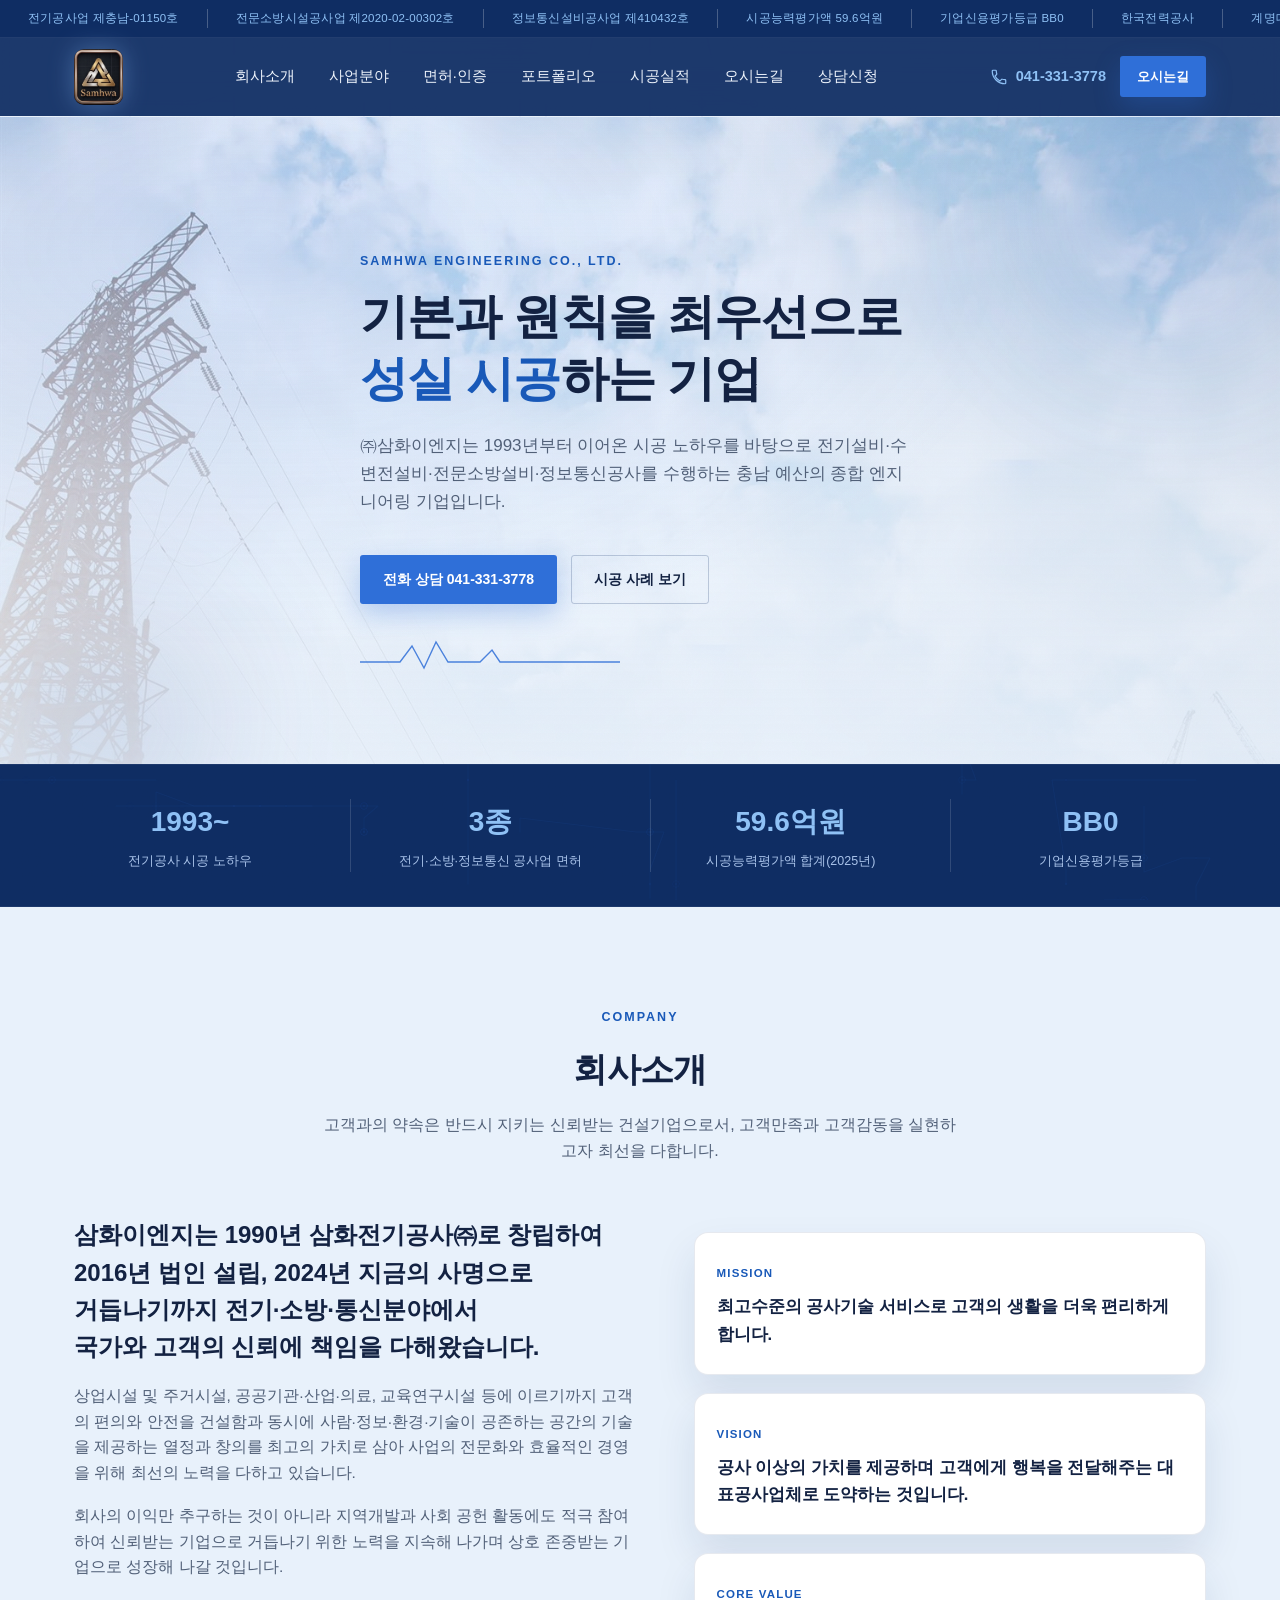
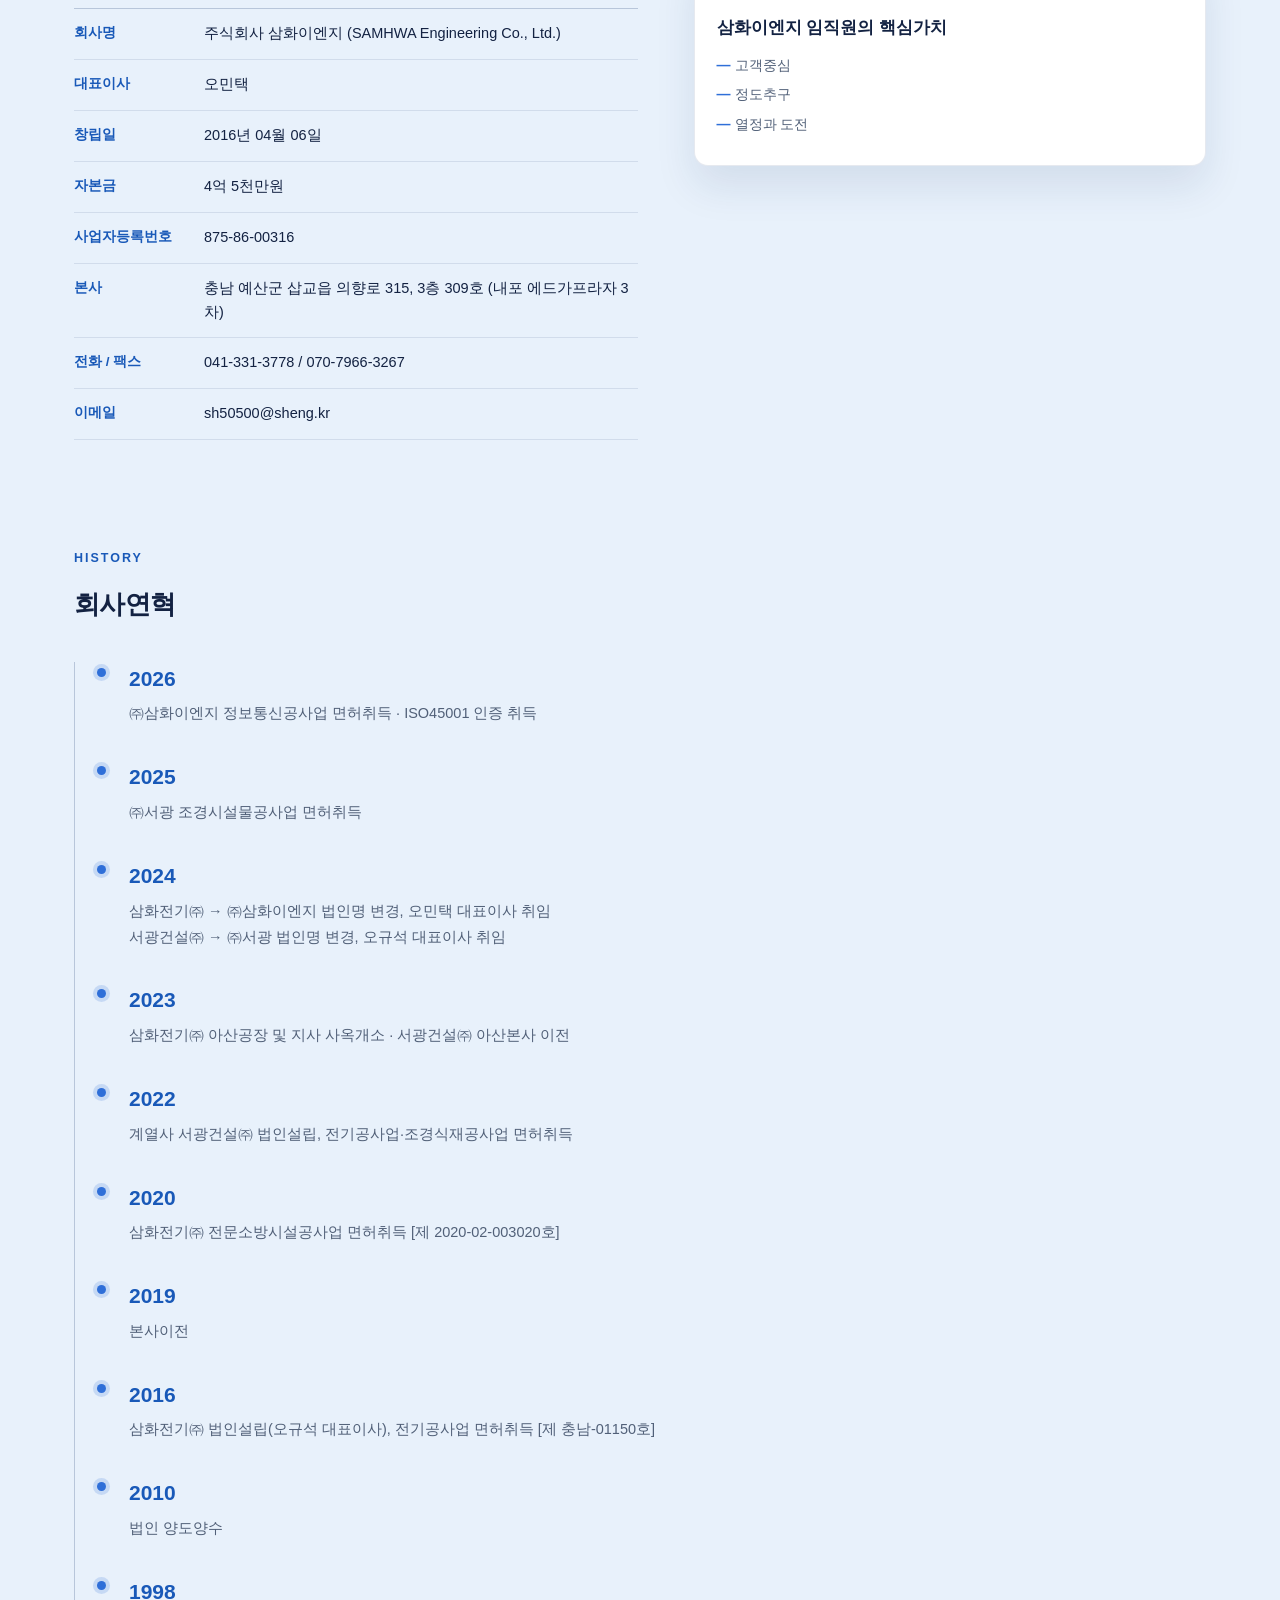
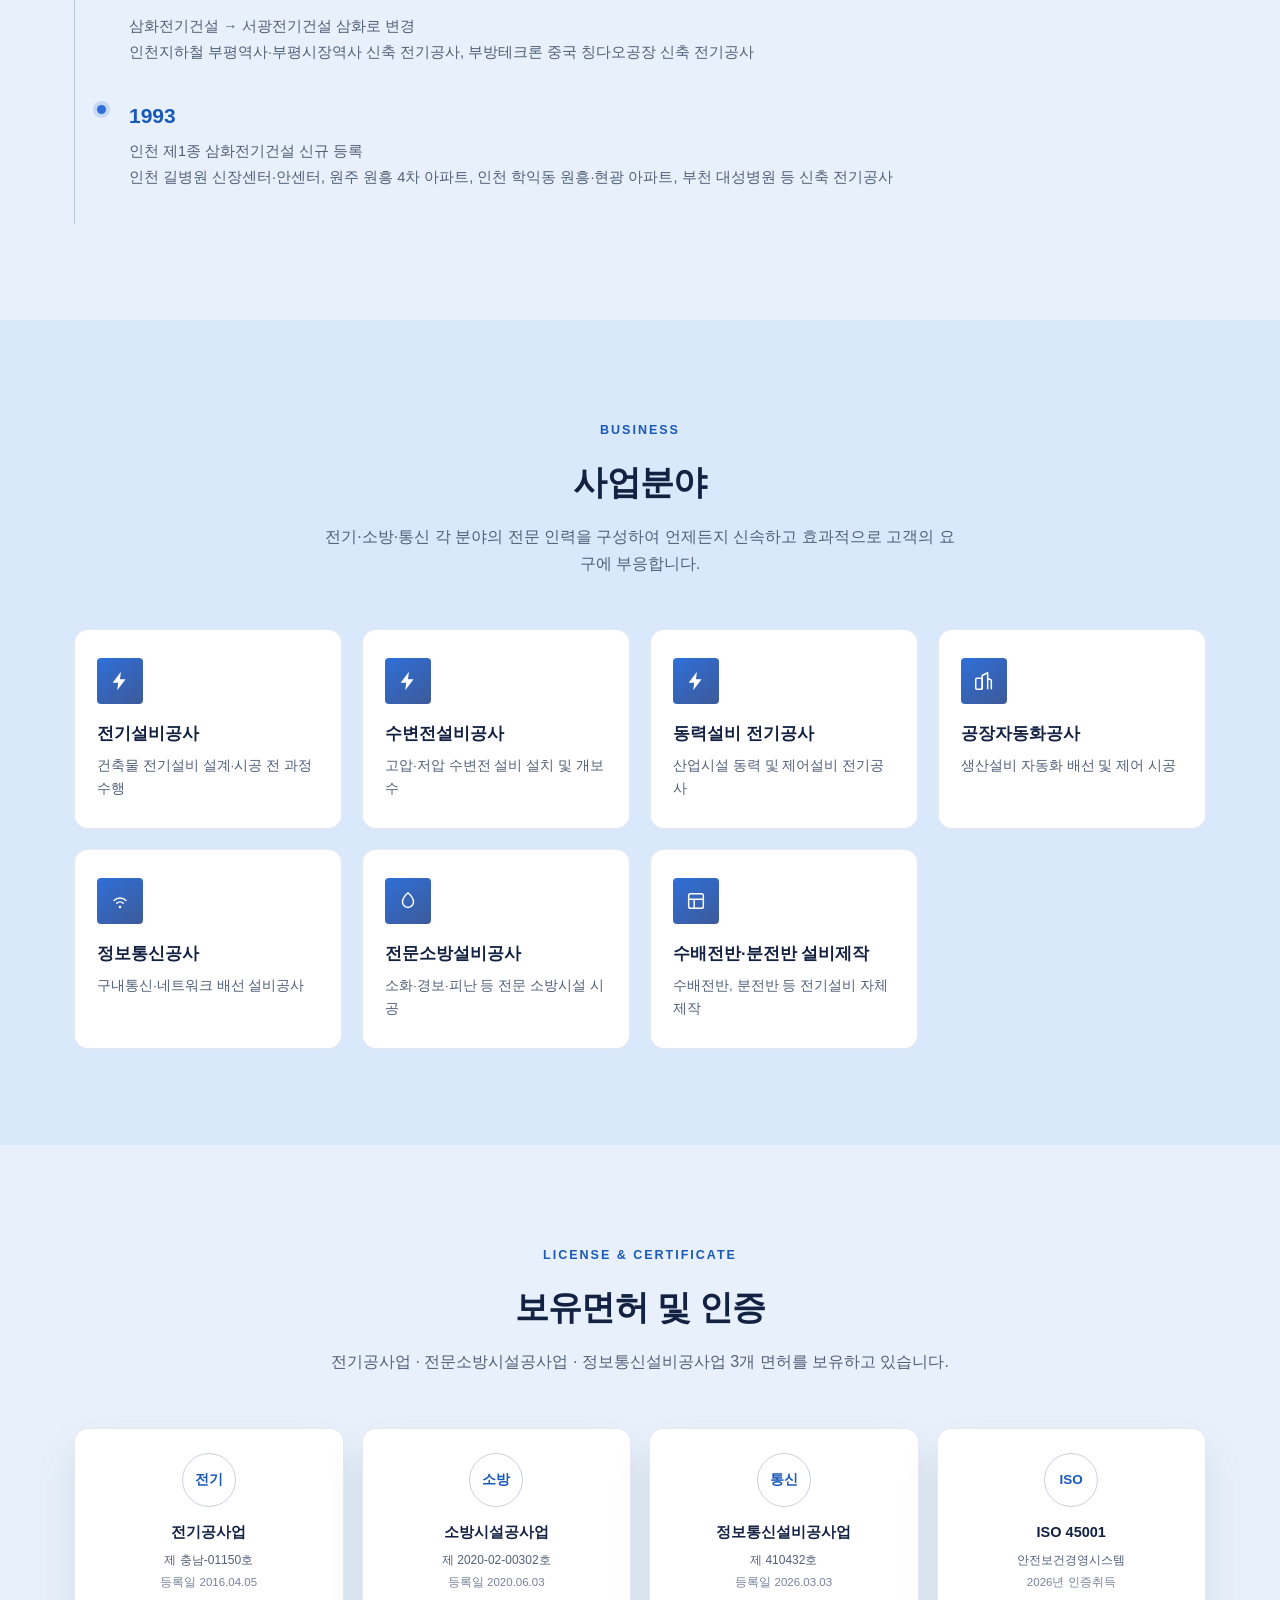
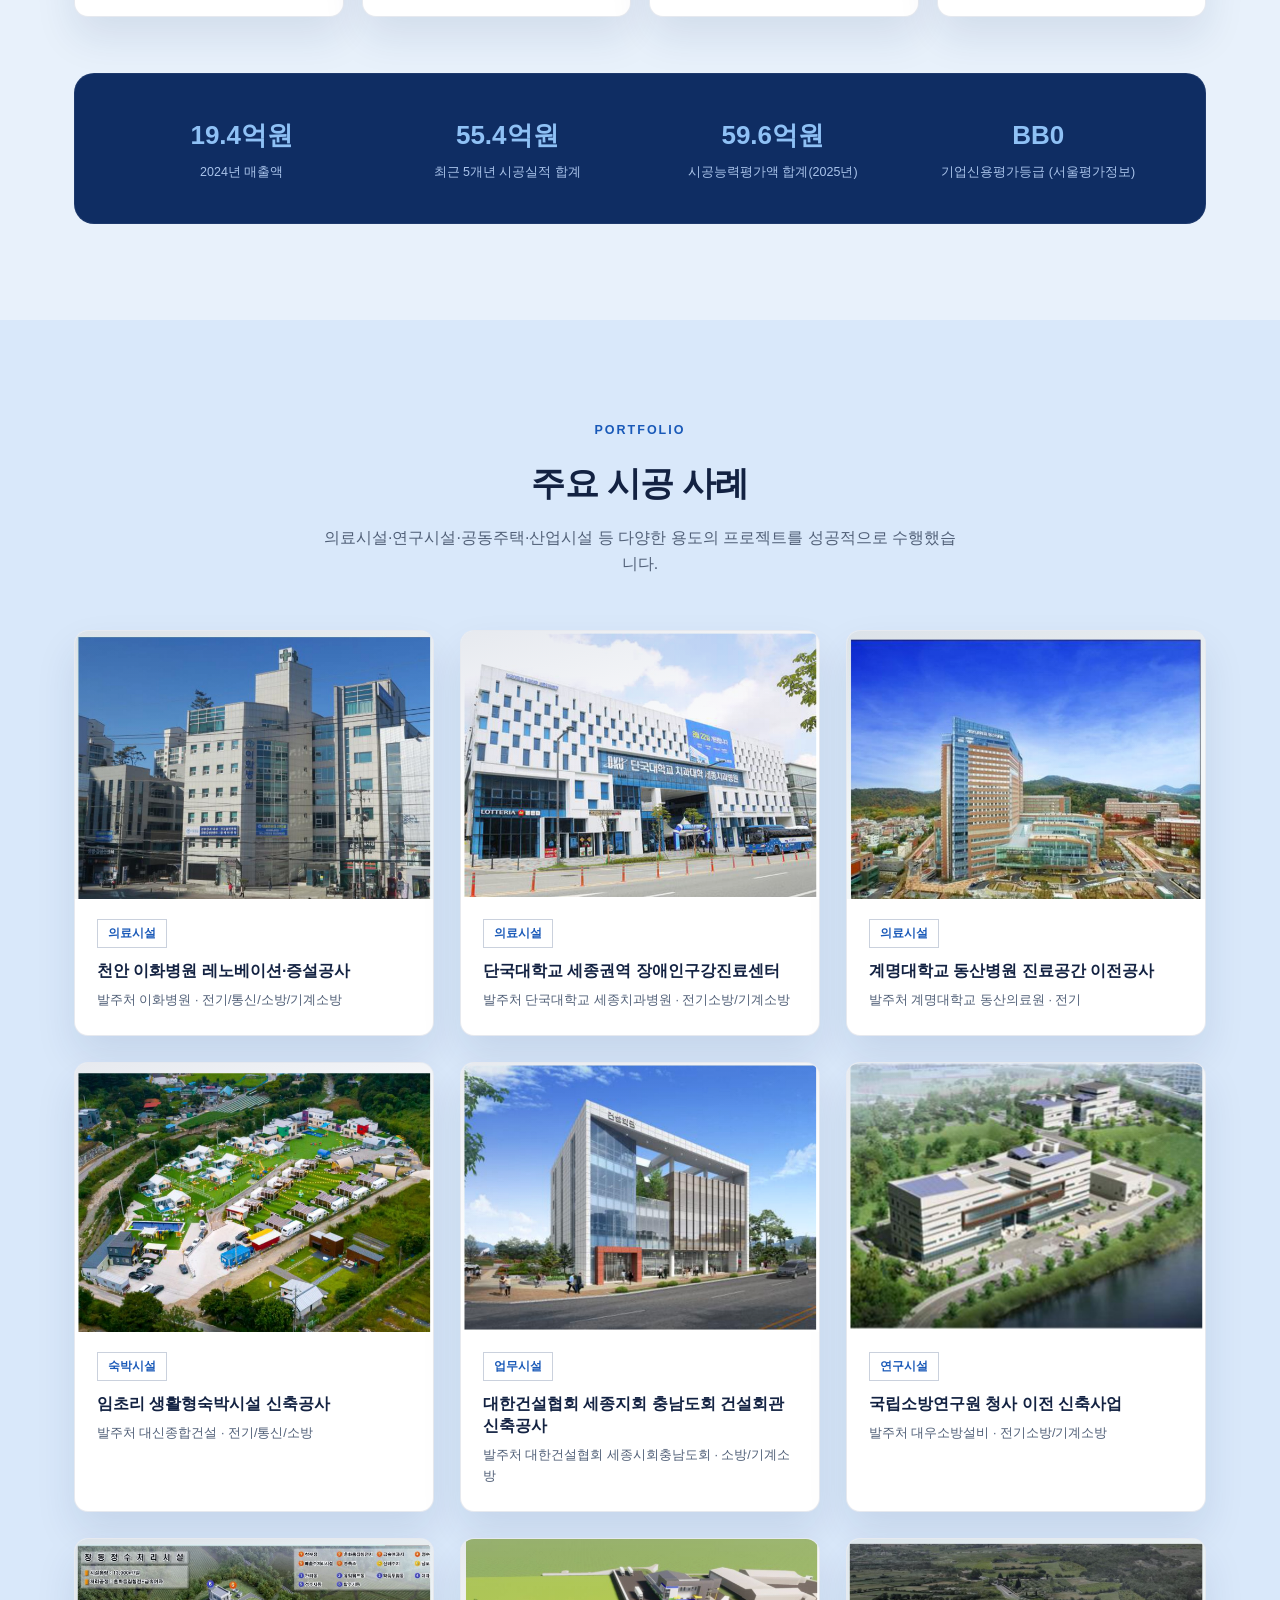
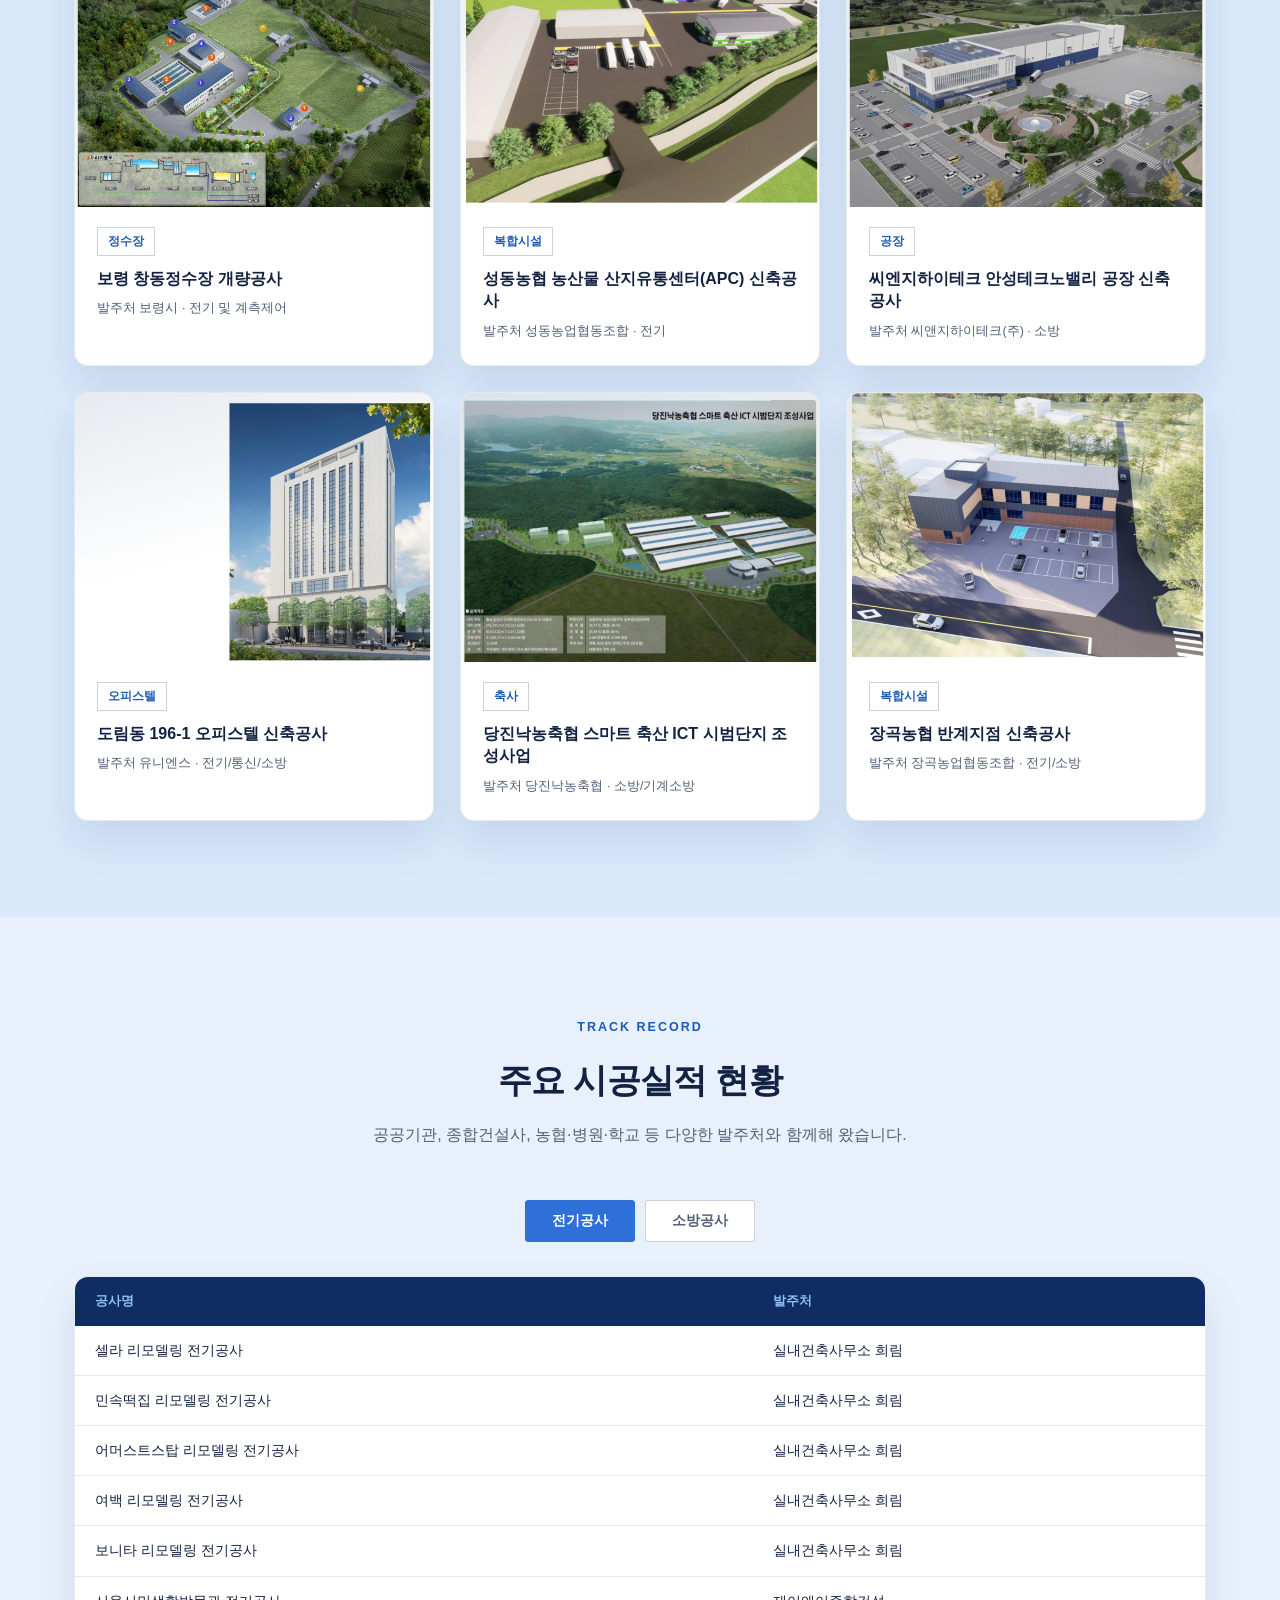
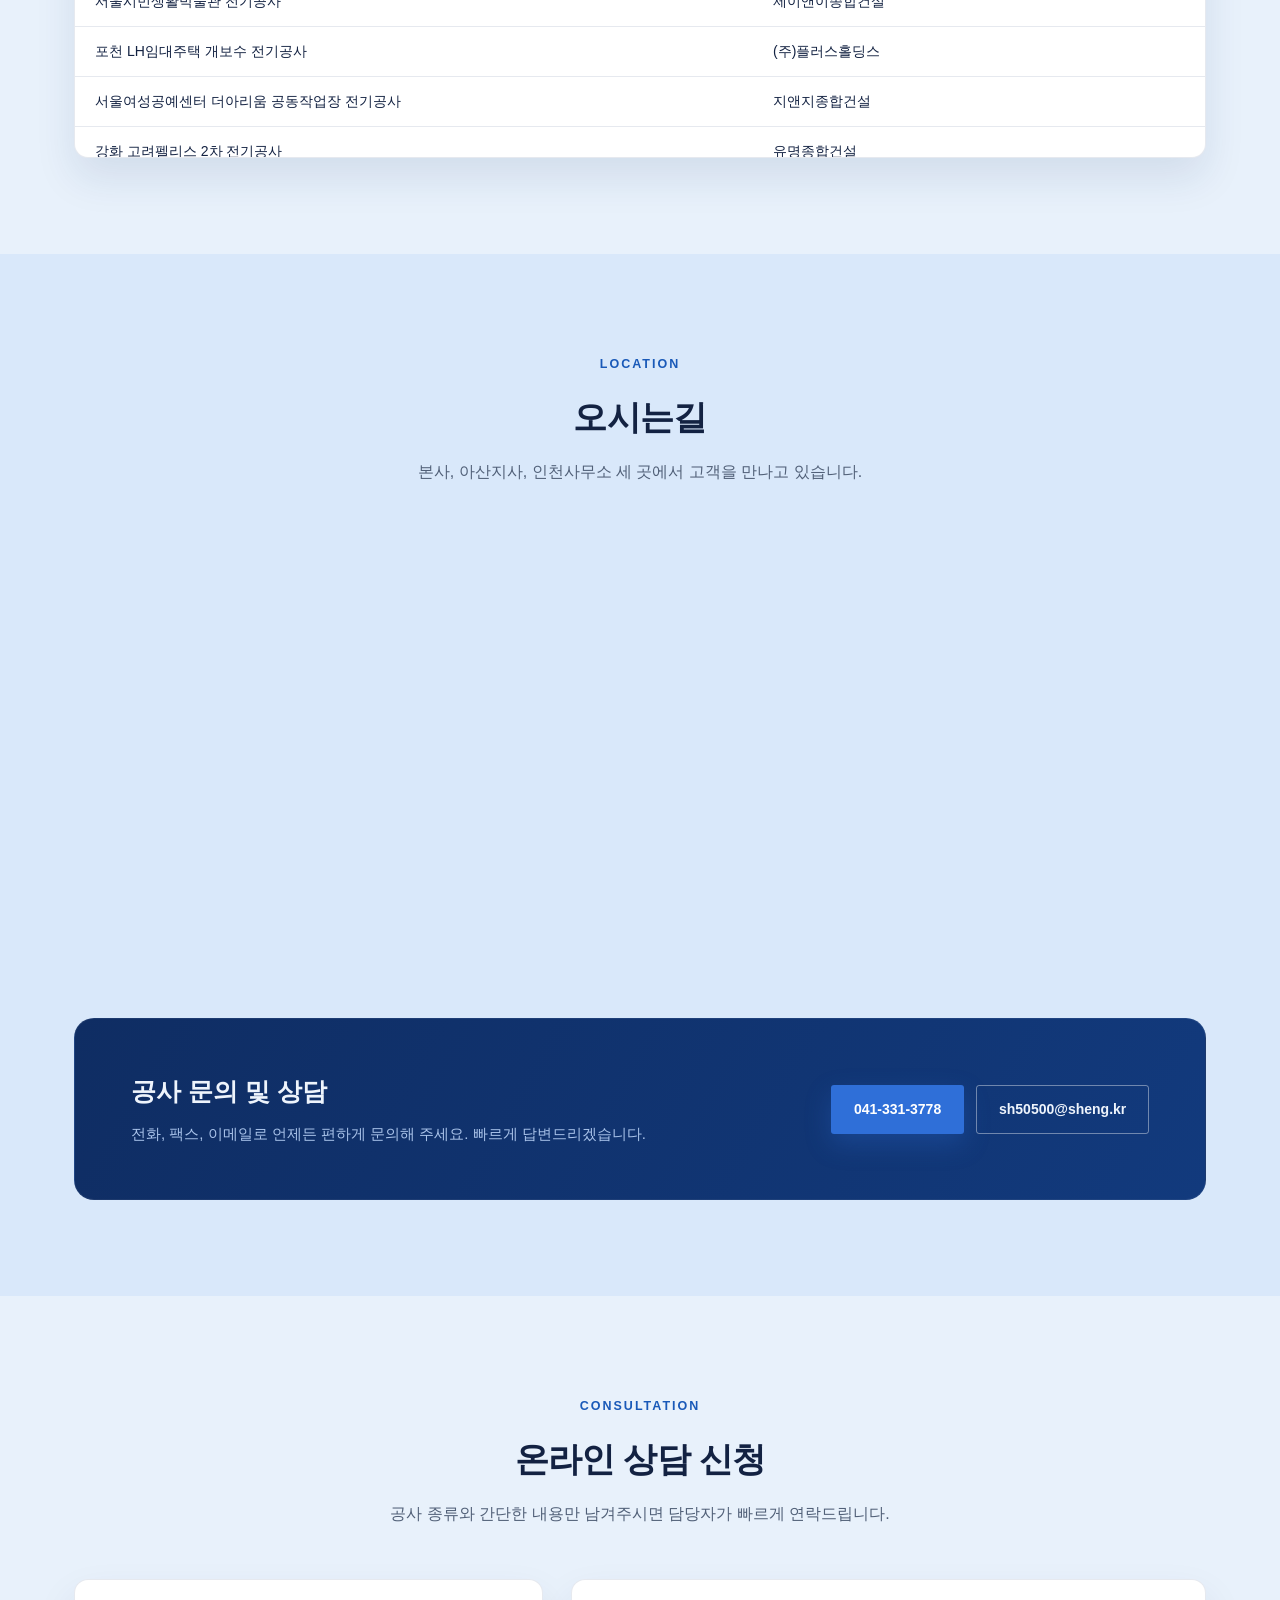
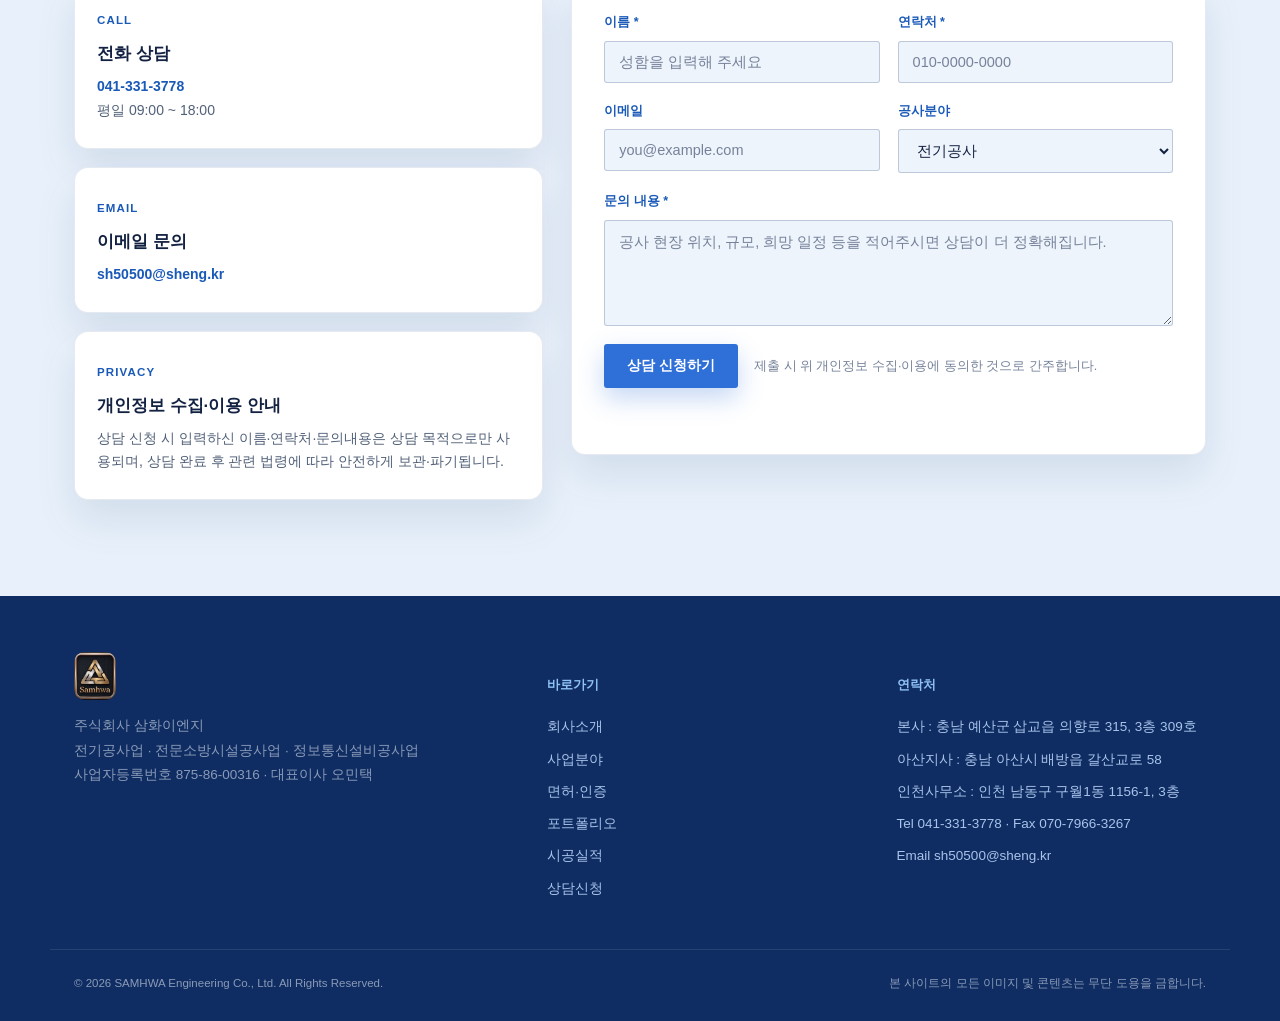
<file: variants/white-blue-deep-point/index.html>
<!DOCTYPE html>
<html lang="ko">
<head>
<meta charset="UTF-8" />
<meta name="viewport" content="width=device-width, initial-scale=1.0" />
<title>(주)삼화이엔지 | 전기공사·소방설비·정보통신공사 전문기업</title>
<meta name="description" content="㈜삼화이엔지는 1993년부터 이어온 시공 노하우로 전기설비공사, 수변전설비공사, 전문소방설비공사, 정보통신공사를 수행하는 충남 예산 소재 종합 엔지니어링 기업입니다." />
<meta property="og:title" content="(주)삼화이엔지 | 기본과 원칙을 최우선으로, 성실 시공하는 기업" />
<meta property="og:description" content="전기공사업 · 전문소방시설공사업 · 정보통신공사업 면허 보유. 병원·연구시설·공동주택·산업시설 등 다양한 시공 실적." />
<meta property="og:type" content="website" />
<meta name="theme-color" content="#0f2d63" />
<link rel="icon" type="image/png" href="assets/img/favicon.png" />
<link rel="stylesheet" href="css/style.css" />
</head>
<body>

<canvas id="bgCanvas" class="bg-canvas" aria-hidden="true"></canvas>
<div class="grain-overlay" aria-hidden="true"></div>

<div class="ticker" aria-hidden="true">
  <div class="ticker-track" id="tickerTrack">
    <span>전기공사업 제충남-01150호</span>
    <span>전문소방시설공사업 제2020-02-00302호</span>
    <span>정보통신설비공사업 제410432호</span>
    <span>시공능력평가액 59.6억원</span>
    <span>기업신용평가등급 BB0</span>
    <span>한국전력공사</span>
    <span>계명대학교 동산병원</span>
    <span>단국대학교 세종치과병원</span>
    <span>국립소방연구원</span>
    <span>ISO45001 인증</span>
    <span>전기공사업 제충남-01150호</span>
    <span>전문소방시설공사업 제2020-02-00302호</span>
    <span>정보통신설비공사업 제410432호</span>
    <span>시공능력평가액 59.6억원</span>
    <span>기업신용평가등급 BB0</span>
    <span>한국전력공사</span>
    <span>계명대학교 동산병원</span>
    <span>단국대학교 세종치과병원</span>
    <span>국립소방연구원</span>
    <span>ISO45001 인증</span>
  </div>
</div>

<header class="site-header">
  <div class="container nav">
    <a href="#top" class="brand"><img src="assets/img/logo.png" alt="삼화이엔지 로고" /></a>
    <nav class="menu">
      <a href="#about">회사소개</a>
      <a href="#business">사업분야</a>
      <a href="#license">면허·인증</a>
      <a href="#portfolio">포트폴리오</a>
      <a href="#performance">시공실적</a>
      <a href="#location">오시는길</a>
      <a href="#consult">상담신청</a>
    </nav>
    <div class="nav-actions">
      <a href="tel:041-331-3778" class="tel-link">
        <svg width="18" height="18" viewBox="0 0 24 24" fill="none"><path d="M6.6 10.8c1.4 2.8 3.8 5.1 6.6 6.6l2.2-2.2c.3-.3.7-.4 1-.2 1.1.4 2.3.6 3.6.6.6 0 1 .4 1 1V20c0 .6-.4 1-1 1C10.6 21 3 13.4 3 4c0-.6.4-1 1-1h3.4c.6 0 1 .4 1 1 0 1.3.2 2.5.6 3.6.1.4 0 .8-.2 1.1L6.6 10.8Z" stroke="currentColor" stroke-width="1.6"/></svg>
        041-331-3778
      </a>
      <a href="#location" class="btn btn-primary btn-sm btn-magnetic">오시는길</a>
      <button class="mobile-toggle" aria-label="메뉴 열기">
        <svg width="26" height="26" viewBox="0 0 24 24" fill="none"><path d="M4 7h16M4 12h16M4 17h16" stroke="currentColor" stroke-width="2" stroke-linecap="round"/></svg>
      </button>
    </div>
  </div>
</header>

<main id="top">

  <!-- HERO -->
  <section class="hero">
    <div class="container hero-inner">
      <span class="eyebrow">SAMHWA ENGINEERING CO., LTD.</span>
      <h1>기본과 원칙을 최우선으로<br /><b>성실 시공</b>하는 기업</h1>
      <p>㈜삼화이엔지는 1993년부터 이어온 시공 노하우를 바탕으로 전기설비·수변전설비·전문소방설비·정보통신공사를 수행하는 충남 예산의 종합 엔지니어링 기업입니다.</p>
      <div class="hero-actions">
        <a href="tel:041-331-3778" class="btn btn-primary btn-magnetic">전화 상담 041-331-3778</a>
        <a href="#portfolio" class="btn btn-outline btn-magnetic">시공 사례 보기</a>
      </div>
      <svg class="hero-line" data-draw width="260" height="34" viewBox="0 0 260 34" aria-hidden="true">
        <path d="M0 24 L40 24 L52 8 L64 30 L76 4 L88 24 L120 24 L132 12 L140 24 L260 24" />
      </svg>
    </div>
  </section>

  <div class="trust-strip">
    <div class="container trust-grid">
      <div class="trust-item">
        <div class="trust-num"><span class="stat-num" data-count>1993</span>~</div>
        <div class="trust-label">전기공사 시공 노하우</div>
      </div>
      <div class="trust-item">
        <div class="trust-num"><span class="stat-num" data-count>3</span>종</div>
        <div class="trust-label">전기·소방·정보통신 공사업 면허</div>
      </div>
      <div class="trust-item">
        <div class="trust-num"><span class="stat-num" data-count>59.6</span>억원</div>
        <div class="trust-label">시공능력평가액 합계(2025년)</div>
      </div>
      <div class="trust-item">
        <div class="trust-num"><span class="stat-num" data-decode>BB0</span></div>
        <div class="trust-label">기업신용평가등급</div>
      </div>
    </div>
  </div>

  <!-- 회사소개 -->
  <section class="section" id="about">
    <div class="container">
      <div class="section-head">
        <span class="eyebrow">Company</span>
        <h2>회사소개</h2>
        <p>고객과의 약속은 반드시 지키는 신뢰받는 건설기업으로서, 고객만족과 고객감동을 실현하고자 최선을 다합니다.</p>
      </div>

      <div class="about-grid" data-reveal>
        <div class="about-copy">
          <h3>삼화이엔지는 1990년 삼화전기공사㈜로 창립하여<br/>2016년 법인 설립, 2024년 지금의 사명으로<br/>거듭나기까지 전기·소방·통신분야에서<br/>국가와 고객의 신뢰에 책임을 다해왔습니다.</h3>
          <p>상업시설 및 주거시설, 공공기관·산업·의료, 교육연구시설 등에 이르기까지 고객의 편의와 안전을 건설함과 동시에 사람·정보·환경·기술이 공존하는 공간의 기술을 제공하는 열정과 창의를 최고의 가치로 삼아 사업의 전문화와 효율적인 경영을 위해 최선의 노력을 다하고 있습니다.</p>
          <p>회사의 이익만 추구하는 것이 아니라 지역개발과 사회 공헌 활동에도 적극 참여하여 신뢰받는 기업으로 거듭나기 위한 노력을 지속해 나가며 상호 존중받는 기업으로 성장해 나갈 것입니다.</p>

          <dl class="info-table">
            <div><dt>회사명</dt><dd>주식회사 삼화이엔지 (SAMHWA Engineering Co., Ltd.)</dd></div>
            <div><dt>대표이사</dt><dd>오민택</dd></div>
            <div><dt>창립일</dt><dd>2016년 04월 06일</dd></div>
            <div><dt>자본금</dt><dd>4억 5천만원</dd></div>
            <div><dt>사업자등록번호</dt><dd>875-86-00316</dd></div>
            <div><dt>본사</dt><dd>충남 예산군 삽교읍 의향로 315, 3층 309호 (내포 에드가프라자 3차)</dd></div>
            <div><dt>전화 / 팩스</dt><dd>041-331-3778 / 070-7966-3267</dd></div>
            <div><dt>이메일</dt><dd>sh50500@sheng.kr</dd></div>
          </dl>
        </div>

        <div>
          <div class="value-cards" style="grid-template-columns:1fr">
            <div class="value-card">
              <span class="tag">MISSION</span>
              <h4>최고수준의 공사기술 서비스로 고객의 생활을 더욱 편리하게 합니다.</h4>
            </div>
            <div class="value-card">
              <span class="tag">VISION</span>
              <h4>공사 이상의 가치를 제공하며 고객에게 행복을 전달해주는 대표공사업체로 도약하는 것입니다.</h4>
            </div>
            <div class="value-card">
              <span class="tag">CORE VALUE</span>
              <h4>삼화이엔지 임직원의 핵심가치</h4>
              <ul>
                <li>고객중심</li>
                <li>정도추구</li>
                <li>열정과 도전</li>
              </ul>
            </div>
          </div>
        </div>
      </div>

      <!-- 연혁 -->
      <div style="margin-top:88px" data-reveal>
        <div class="section-head left" style="margin-bottom:36px">
          <span class="eyebrow">History</span>
          <h2 style="font-size:26px">회사연혁</h2>
        </div>
        <div class="timeline">
          <div class="tl-item">
            <div class="tl-year">2026</div>
            <p>㈜삼화이엔지 정보통신공사업 면허취득 · ISO45001 인증 취득</p>
          </div>
          <div class="tl-item">
            <div class="tl-year">2025</div>
            <p>㈜서광 조경시설물공사업 면허취득</p>
          </div>
          <div class="tl-item">
            <div class="tl-year">2024</div>
            <p>삼화전기㈜ → ㈜삼화이엔지 법인명 변경, 오민택 대표이사 취임</p>
            <p>서광건설㈜ → ㈜서광 법인명 변경, 오규석 대표이사 취임</p>
          </div>
          <div class="tl-item">
            <div class="tl-year">2023</div>
            <p>삼화전기㈜ 아산공장 및 지사 사옥개소 · 서광건설㈜ 아산본사 이전</p>
          </div>
          <div class="tl-item">
            <div class="tl-year">2022</div>
            <p>계열사 서광건설㈜ 법인설립, 전기공사업·조경식재공사업 면허취득</p>
          </div>
          <div class="tl-item">
            <div class="tl-year">2020</div>
            <p>삼화전기㈜ 전문소방시설공사업 면허취득 [제 2020-02-003020호]</p>
          </div>
          <div class="tl-item">
            <div class="tl-year">2019</div>
            <p>본사이전</p>
          </div>
          <div class="tl-item">
            <div class="tl-year">2016</div>
            <p>삼화전기㈜ 법인설립(오규석 대표이사), 전기공사업 면허취득 [제 충남-01150호]</p>
          </div>
          <div class="tl-item">
            <div class="tl-year">2010</div>
            <p>법인 양도양수</p>
          </div>
          <div class="tl-item">
            <div class="tl-year">1998</div>
            <p>삼화전기건설 → 서광전기건설 삼화로 변경</p>
            <p>인천지하철 부평역사·부평시장역사 신축 전기공사, 부방테크론 중국 칭다오공장 신축 전기공사</p>
          </div>
          <div class="tl-item">
            <div class="tl-year">1993</div>
            <p>인천 제1종 삼화전기건설 신규 등록</p>
            <p>인천 길병원 신장센터·안센터, 원주 원흥 4차 아파트, 인천 학익동 원흥·현광 아파트, 부천 대성병원 등 신축 전기공사</p>
          </div>
        </div>
      </div>
    </div>
  </section>

  <!-- 사업분야 -->
  <section class="section alt" id="business">
    <div class="container">
      <div class="section-head">
        <span class="eyebrow">Business</span>
        <h2>사업분야</h2>
        <p>전기·소방·통신 각 분야의 전문 인력을 구성하여 언제든지 신속하고 효과적으로 고객의 요구에 부응합니다.</p>
      </div>
      <div class="biz-grid" data-reveal>
        <div class="biz-card">
          <div class="biz-icon"><svg width="22" height="22" viewBox="0 0 24 24" fill="none"><path d="M13 2 4 14h6l-1 8 9-12h-6l1-8Z" fill="currentColor"/></svg></div>
          <h4>전기설비공사</h4>
          <p>건축물 전기설비 설계·시공 전 과정 수행</p>
        </div>
        <div class="biz-card">
          <div class="biz-icon"><svg width="22" height="22" viewBox="0 0 24 24" fill="none"><path d="M13 2 4 14h6l-1 8 9-12h-6l1-8Z" fill="currentColor"/></svg></div>
          <h4>수변전설비공사</h4>
          <p>고압·저압 수변전 설비 설치 및 개보수</p>
        </div>
        <div class="biz-card">
          <div class="biz-icon"><svg width="22" height="22" viewBox="0 0 24 24" fill="none"><path d="M13 2 4 14h6l-1 8 9-12h-6l1-8Z" fill="currentColor"/></svg></div>
          <h4>동력설비 전기공사</h4>
          <p>산업시설 동력 및 제어설비 전기공사</p>
        </div>
        <div class="biz-card">
          <div class="biz-icon"><svg width="22" height="22" viewBox="0 0 24 24" fill="none"><rect x="3" y="9" width="7" height="12" rx="1" stroke="currentColor" stroke-width="1.6"/><path d="M10 21V6l6-3v18M16 21V9l4 2v10" stroke="currentColor" stroke-width="1.6" stroke-linejoin="round"/></svg></div>
          <h4>공장자동화공사</h4>
          <p>생산설비 자동화 배선 및 제어 시공</p>
        </div>
        <div class="biz-card">
          <div class="biz-icon"><svg width="22" height="22" viewBox="0 0 24 24" fill="none"><path d="M12 20a1.4 1.4 0 1 0 0-2.8 1.4 1.4 0 0 0 0 2.8Z" fill="currentColor"/><path d="M8.5 14.5a5 5 0 0 1 7 0M5.5 11.5a9 9 0 0 1 13 0" stroke="currentColor" stroke-width="1.6" stroke-linecap="round"/></svg></div>
          <h4>정보통신공사</h4>
          <p>구내통신·네트워크 배선 설비공사</p>
        </div>
        <div class="biz-card">
          <div class="biz-icon"><svg width="22" height="22" viewBox="0 0 24 24" fill="none"><path d="M12 3s6 5.5 6 10a6 6 0 1 1-12 0c0-4.5 6-10 6-10Z" stroke="currentColor" stroke-width="1.6" stroke-linejoin="round"/></svg></div>
          <h4>전문소방설비공사</h4>
          <p>소화·경보·피난 등 전문 소방시설 시공</p>
        </div>
        <div class="biz-card">
          <div class="biz-icon"><svg width="22" height="22" viewBox="0 0 24 24" fill="none"><rect x="4" y="4" width="16" height="16" rx="2" stroke="currentColor" stroke-width="1.6"/><path d="M4 10h16M10 10v10" stroke="currentColor" stroke-width="1.6"/></svg></div>
          <h4>수배전반·분전반 설비제작</h4>
          <p>수배전반, 분전반 등 전기설비 자체 제작</p>
        </div>
      </div>
    </div>
  </section>

  <!-- 면허/인증 -->
  <section class="section" id="license">
    <div class="container">
      <div class="section-head">
        <span class="eyebrow">License &amp; Certificate</span>
        <h2>보유면허 및 인증</h2>
        <p>전기공사업 · 전문소방시설공사업 · 정보통신설비공사업 3개 면허를 보유하고 있습니다.</p>
      </div>
      <div class="cert-grid" data-reveal>
        <div class="cert-card">
          <div class="badge">전기</div>
          <h4>전기공사업</h4>
          <div class="num">제 충남-01150호</div>
          <div class="date">등록일 2016.04.05</div>
        </div>
        <div class="cert-card">
          <div class="badge">소방</div>
          <h4>소방시설공사업</h4>
          <div class="num">제 2020-02-00302호</div>
          <div class="date">등록일 2020.06.03</div>
        </div>
        <div class="cert-card">
          <div class="badge">통신</div>
          <h4>정보통신설비공사업</h4>
          <div class="num">제 410432호</div>
          <div class="date">등록일 2026.03.03</div>
        </div>
        <div class="cert-card">
          <div class="badge">ISO</div>
          <h4>ISO 45001</h4>
          <div class="num">안전보건경영시스템</div>
          <div class="date">2026년 인증취득</div>
        </div>
      </div>

      <div class="finance-strip" data-reveal>
        <div class="finance-item">
          <div class="finance-num"><span class="stat-num" data-count>19.4</span>억원</div>
          <div class="finance-label">2024년 매출액</div>
        </div>
        <div class="finance-item">
          <div class="finance-num"><span class="stat-num" data-count>55.4</span>억원</div>
          <div class="finance-label">최근 5개년 시공실적 합계</div>
        </div>
        <div class="finance-item">
          <div class="finance-num"><span class="stat-num" data-count>59.6</span>억원</div>
          <div class="finance-label">시공능력평가액 합계(2025년)</div>
        </div>
        <div class="finance-item">
          <div class="finance-num"><span class="stat-num" data-decode>BB0</span></div>
          <div class="finance-label">기업신용평가등급 (서울평가정보)</div>
        </div>
      </div>
    </div>
  </section>

  <!-- 포트폴리오 -->
  <section class="section alt" id="portfolio">
    <div class="container">
      <div class="section-head">
        <span class="eyebrow">Portfolio</span>
        <h2>주요 시공 사례</h2>
        <p>의료시설·연구시설·공동주택·산업시설 등 다양한 용도의 프로젝트를 성공적으로 수행했습니다.</p>
      </div>
      <div class="pf-grid" data-reveal>

        <article class="pf-card">
          <div class="pf-thumb"><img src="assets/img/proj_ihwa.jpg" alt="천안 이화병원" loading="lazy" /></div>
          <div class="pf-body">
            <span class="pf-cat">의료시설</span>
            <h4>천안 이화병원 레노베이션·증설공사</h4>
            <p class="pf-meta">발주처 이화병원 · 전기/통신/소방/기계소방</p>
          </div>
        </article>

        <article class="pf-card">
          <div class="pf-thumb"><img src="assets/img/proj_dankook.jpg" alt="단국대학교 세종치과병원" loading="lazy" /></div>
          <div class="pf-body">
            <span class="pf-cat">의료시설</span>
            <h4>단국대학교 세종권역 장애인구강진료센터</h4>
            <p class="pf-meta">발주처 단국대학교 세종치과병원 · 전기소방/기계소방</p>
          </div>
        </article>

        <article class="pf-card">
          <div class="pf-thumb"><img src="assets/img/proj_keimyung.jpg" alt="계명대학교 동산병원" loading="lazy" /></div>
          <div class="pf-body">
            <span class="pf-cat">의료시설</span>
            <h4>계명대학교 동산병원 진료공간 이전공사</h4>
            <p class="pf-meta">발주처 계명대학교 동산의료원 · 전기</p>
          </div>
        </article>

        <article class="pf-card">
          <div class="pf-thumb"><img src="assets/img/proj_glamping.jpg" alt="임초리 생활형숙박시설" loading="lazy" /></div>
          <div class="pf-body">
            <span class="pf-cat">숙박시설</span>
            <h4>임초리 생활형숙박시설 신축공사</h4>
            <p class="pf-meta">발주처 대신종합건설 · 전기/통신/소방</p>
          </div>
        </article>

        <article class="pf-card">
          <div class="pf-thumb"><img src="assets/img/proj_gunhyeophoe.jpg" alt="대한건설협회 세종지회 충남도회 건설회관" loading="lazy" /></div>
          <div class="pf-body">
            <span class="pf-cat">업무시설</span>
            <h4>대한건설협회 세종지회 충남도회 건설회관 신축공사</h4>
            <p class="pf-meta">발주처 대한건설협회 세종시회충남도회 · 소방/기계소방</p>
          </div>
        </article>

        <article class="pf-card">
          <div class="pf-thumb"><img src="assets/img/proj_fireresearch.jpg" alt="국립소방연구원 청사" loading="lazy" /></div>
          <div class="pf-body">
            <span class="pf-cat">연구시설</span>
            <h4>국립소방연구원 청사 이전 신축사업</h4>
            <p class="pf-meta">발주처 대우소방설비 · 전기소방/기계소방</p>
          </div>
        </article>

        <article class="pf-card">
          <div class="pf-thumb"><img src="assets/img/proj_boryeong.jpg" alt="보령 창동정수장" loading="lazy" /></div>
          <div class="pf-body">
            <span class="pf-cat">정수장</span>
            <h4>보령 창동정수장 개량공사</h4>
            <p class="pf-meta">발주처 보령시 · 전기 및 계측제어</p>
          </div>
        </article>

        <article class="pf-card">
          <div class="pf-thumb"><img src="assets/img/proj_seongdong.jpg" alt="성동농협 농산물 산지유통센터" loading="lazy" /></div>
          <div class="pf-body">
            <span class="pf-cat">복합시설</span>
            <h4>성동농협 농산물 산지유통센터(APC) 신축공사</h4>
            <p class="pf-meta">발주처 성동농업협동조합 · 전기</p>
          </div>
        </article>

        <article class="pf-card">
          <div class="pf-thumb"><img src="assets/img/proj_cnghitech.jpg" alt="씨엔지하이테크 안성테크노밸리 공장" loading="lazy" /></div>
          <div class="pf-body">
            <span class="pf-cat">공장</span>
            <h4>씨엔지하이테크 안성테크노밸리 공장 신축공사</h4>
            <p class="pf-meta">발주처 씨앤지하이테크(주) · 소방</p>
          </div>
        </article>

        <article class="pf-card">
          <div class="pf-thumb"><img src="assets/img/proj_dorim.jpg" alt="도림동 196-1 오피스텔" loading="lazy" /></div>
          <div class="pf-body">
            <span class="pf-cat">오피스텔</span>
            <h4>도림동 196-1 오피스텔 신축공사</h4>
            <p class="pf-meta">발주처 유니엔스 · 전기/통신/소방</p>
          </div>
        </article>

        <article class="pf-card">
          <div class="pf-thumb"><img src="assets/img/proj_dangjin.jpg" alt="당진낙농축협 스마트 축산 ICT 시범단지" loading="lazy" /></div>
          <div class="pf-body">
            <span class="pf-cat">축사</span>
            <h4>당진낙농축협 스마트 축산 ICT 시범단지 조성사업</h4>
            <p class="pf-meta">발주처 당진낙농축협 · 소방/기계소방</p>
          </div>
        </article>

        <article class="pf-card">
          <div class="pf-thumb"><img src="assets/img/proj_janggok.jpg" alt="장곡농협 반계지점" loading="lazy" /></div>
          <div class="pf-body">
            <span class="pf-cat">복합시설</span>
            <h4>장곡농협 반계지점 신축공사</h4>
            <p class="pf-meta">발주처 장곡농업협동조합 · 전기/소방</p>
          </div>
        </article>

      </div>
    </div>
  </section>

  <!-- 시공실적 -->
  <section class="section" id="performance">
    <div class="container">
      <div class="section-head">
        <span class="eyebrow">Track Record</span>
        <h2>주요 시공실적 현황</h2>
        <p>공공기관, 종합건설사, 농협·병원·학교 등 다양한 발주처와 함께해 왔습니다.</p>
      </div>

      <div class="tabs">
        <button class="tab-btn active" data-target="panel-elec">전기공사</button>
        <button class="tab-btn" data-target="panel-fire">소방공사</button>
      </div>

      <div class="table-wrap">
        <div class="table-scroll">
          <div class="tab-panel active" id="panel-elec">
            <table>
              <thead><tr><th style="width:60%">공사명</th><th>발주처</th></tr></thead>
              <tbody>
                <tr><td>셀라 리모델링 전기공사</td><td>실내건축사무소 희림</td></tr>
                <tr><td>민속떡집 리모델링 전기공사</td><td>실내건축사무소 희림</td></tr>
                <tr><td>어머스트스탑 리모델링 전기공사</td><td>실내건축사무소 희림</td></tr>
                <tr><td>여백 리모델링 전기공사</td><td>실내건축사무소 희림</td></tr>
                <tr><td>보니타 리모델링 전기공사</td><td>실내건축사무소 희림</td></tr>
                <tr><td>서울시민생활박물관 전기공사</td><td>제이앤이종합건설</td></tr>
                <tr><td>포천 LH임대주택 개보수 전기공사</td><td>(주)플러스홀딩스</td></tr>
                <tr><td>서울여성공예센터 더아리움 공동작업장 전기공사</td><td>지앤지종합건설</td></tr>
                <tr><td>강화 고려펠리스 2차 전기공사</td><td>유명종합건설</td></tr>
                <tr><td>남산리 6차 신축 전기공사</td><td>유명종합건설</td></tr>
                <tr><td>고려팰리스 7차 신축 전기공사</td><td>유명종합건설</td></tr>
                <tr><td>서울여성공예센터 더아리움 전기공사</td><td>서울여성공예센터</td></tr>
                <tr><td>공주대학교 예산캠퍼스 보수 전기공사</td><td>(주)닥터바이오</td></tr>
                <tr><td>제32보병사단 전기공사</td><td>제32보병사단</td></tr>
                <tr><td>코멕스산업 고압 큐비클 개보수 전기공사</td><td>(주)코멕스산업</td></tr>
                <tr><td>공군 제20전투비행단 카트도로 환경개선 공사 중 유도선공사</td><td>우진종합건설(주)</td></tr>
                <tr><td>벽산 망원동 다중생활시설 신축 전기공사</td><td>(주)야놀자씨앤디</td></tr>
                <tr><td>예산여고 천정교체 조명개선 전기공사</td><td>충청남도 교육청 예산교육지원청</td></tr>
                <tr><td>시흥시 은행동 다가구주택 신축 전기공사</td><td>(주)와이플래닝</td></tr>
                <tr><td>장항지구 수리시설개보수사업 전기공사</td><td>한국농어촌공사 서천지사</td></tr>
              </tbody>
            </table>
          </div>

          <div class="tab-panel" id="panel-fire">
            <table>
              <thead><tr><th style="width:60%">공사명</th><th>발주처</th></tr></thead>
              <tbody>
                <tr><td>아산원예농협 자재창고 증축 및 대수선공사(소방)</td><td>아산원예농협</td></tr>
                <tr><td>예산군산림조합 미이용 바이오매스 보관시설 신축 보조사업공사(소방)</td><td>예산군산림조합</td></tr>
                <tr><td>예산전자공업고등학교 실습실 환경개선 소방공사</td><td>예산교육지원청</td></tr>
                <tr><td>성수동 근린생활시설 신축공사(소방)</td><td>(주)삼우종합건설</td></tr>
                <tr><td>동성고등공민학교 교육연구시설(기숙사) 신축공사(소방)</td><td>(주)활림건설</td></tr>
                <tr><td>덕산면 사동리 406근린생활시설 소방공사</td><td>와이디종합건설(주)</td></tr>
                <tr><td>(주)셀릭 천안공장 P3 증축공사 중 소방공사</td><td>와이디종합건설(주)</td></tr>
                <tr><td>장재리 1529 근린생활시설 신축공사 중 소방공사</td><td>(주)활림건설</td></tr>
                <tr><td>성정동 1365 맨션브릿지호텔 소방공사</td><td>(주)흑석</td></tr>
                <tr><td>한국전력공사 345kV 신성연SS 소방설비공사</td><td>한국전력공사</td></tr>
                <tr><td>아산시 모종동 801외 1필지 근린생활시설 신축공사 중 소방시설공사</td><td>(주)활림건설</td></tr>
                <tr><td>씨엔지하이테크 안성테크노밸리 공장 신축공사(소방)</td><td>씨엔지하이테크(주)</td></tr>
                <tr><td>용봉산자연휴양림 산림휴양관 등 증축 공사(소방)</td><td>호성전력(주)</td></tr>
              </tbody>
            </table>
          </div>
        </div>
      </div>
    </div>
  </section>

  <!-- 오시는길 -->
  <section class="section alt" id="location">
    <div class="container">
      <div class="section-head">
        <span class="eyebrow">Location</span>
        <h2>오시는길</h2>
        <p>본사, 아산지사, 인천사무소 세 곳에서 고객을 만나고 있습니다.</p>
      </div>

      <div class="loc-grid" data-reveal>
        <div class="loc-card">
          <iframe class="loc-map" loading="lazy" src="https://www.google.com/maps?q=충청남도 예산군 삽교읍 의향로 315&output=embed"></iframe>
          <div class="loc-body">
            <span class="tag">본사</span>
            <h4>예산 본사</h4>
            <address>충남 예산군 삽교읍 의향로 315, 3층 309호<br/>(내포 에드가프라자 3차)</address>
            <a class="map-link" target="_blank" rel="noopener" href="https://www.google.com/maps/search/충청남도 예산군 삽교읍 의향로 315">지도 크게 보기 →</a>
          </div>
        </div>
        <div class="loc-card">
          <iframe class="loc-map" loading="lazy" src="https://www.google.com/maps?q=충청남도 아산시 배방읍 갈산교로 58&output=embed"></iframe>
          <div class="loc-body">
            <span class="tag">지사</span>
            <h4>아산지사</h4>
            <address>충남 아산시 배방읍 갈산교로 58</address>
            <a class="map-link" target="_blank" rel="noopener" href="https://www.google.com/maps/search/충청남도 아산시 배방읍 갈산교로 58">지도 크게 보기 →</a>
          </div>
        </div>
        <div class="loc-card">
          <iframe class="loc-map" loading="lazy" src="https://www.google.com/maps?q=인천광역시 남동구 구월동 1156-1&output=embed"></iframe>
          <div class="loc-body">
            <span class="tag">사무소</span>
            <h4>인천사무소</h4>
            <address>인천광역시 남동구 구월1동 1156-1, 3층</address>
            <a class="map-link" target="_blank" rel="noopener" href="https://www.google.com/maps/search/인천광역시 남동구 구월동 1156-1">지도 크게 보기 →</a>
          </div>
        </div>
      </div>

      <div class="contact-cta" data-reveal>
        <div>
          <h3>공사 문의 및 상담</h3>
          <p>전화, 팩스, 이메일로 언제든 편하게 문의해 주세요. 빠르게 답변드리겠습니다.</p>
        </div>
        <div class="cc-actions">
          <a href="tel:041-331-3778" class="btn btn-primary btn-magnetic">041-331-3778</a>
          <a href="mailto:sh50500@sheng.kr" class="btn btn-outline btn-magnetic">sh50500@sheng.kr</a>
        </div>
      </div>
    </div>
  </section>

  <!-- 상담신청 -->
  <section class="section" id="consult">
    <div class="container">
      <div class="section-head">
        <span class="eyebrow">Consultation</span>
        <h2>온라인 상담 신청</h2>
        <p>공사 종류와 간단한 내용만 남겨주시면 담당자가 빠르게 연락드립니다.</p>
      </div>

      <div class="consult-grid" data-reveal>
        <div class="consult-side">
          <div class="value-card">
            <span class="tag">CALL</span>
            <h4>전화 상담</h4>
            <p><a href="tel:041-331-3778" style="color:var(--accent-bright);font-weight:700">041-331-3778</a><br/>평일 09:00 ~ 18:00</p>
          </div>
          <div class="value-card">
            <span class="tag">EMAIL</span>
            <h4>이메일 문의</h4>
            <p><a href="mailto:sh50500@sheng.kr" style="color:var(--accent-bright);font-weight:700">sh50500@sheng.kr</a></p>
          </div>
          <div class="value-card">
            <span class="tag">PRIVACY</span>
            <h4>개인정보 수집·이용 안내</h4>
            <p>상담 신청 시 입력하신 이름·연락처·문의내용은 상담 목적으로만 사용되며, 상담 완료 후 관련 법령에 따라 안전하게 보관·파기됩니다.</p>
          </div>
        </div>

        <form class="consult-form" id="consultForm">
          <div class="form-row">
            <div class="field">
              <label for="c-name">이름 *</label>
              <input id="c-name" name="name" placeholder="성함을 입력해 주세요" required />
            </div>
            <div class="field">
              <label for="c-phone">연락처 *</label>
              <input id="c-phone" name="phone" placeholder="010-0000-0000" required />
            </div>
          </div>
          <div class="form-row">
            <div class="field">
              <label for="c-email">이메일</label>
              <input id="c-email" type="email" name="email" placeholder="you@example.com" />
            </div>
            <div class="field">
              <label for="c-field">공사분야</label>
              <select id="c-field" name="field">
                <option value="전기공사">전기공사</option>
                <option value="소방공사">소방설비공사</option>
                <option value="정보통신공사">정보통신공사</option>
                <option value="기타">기타 문의</option>
              </select>
            </div>
          </div>
          <div class="field">
            <label for="c-message">문의 내용 *</label>
            <textarea id="c-message" name="message" rows="5" placeholder="공사 현장 위치, 규모, 희망 일정 등을 적어주시면 상담이 더 정확해집니다." required></textarea>
          </div>
          <div class="consult-submit-row">
            <button type="submit" class="btn btn-primary btn-magnetic">상담 신청하기</button>
            <span class="consult-note">제출 시 위 개인정보 수집·이용에 동의한 것으로 간주합니다.</span>
          </div>
          <div id="consult-status" class="consult-status"></div>
        </form>
      </div>
    </div>
  </section>

</main>

<footer class="site-footer">
  <div class="container footer-grid">
    <div class="footer-brand">
      <img src="assets/img/logo.png" alt="삼화이엔지" />
      <p>주식회사 삼화이엔지<br/>전기공사업 · 전문소방시설공사업 · 정보통신설비공사업<br/>사업자등록번호 875-86-00316 · 대표이사 오민택</p>
    </div>
    <div class="footer-col">
      <h5>바로가기</h5>
      <ul>
        <li><a href="#about">회사소개</a></li>
        <li><a href="#business">사업분야</a></li>
        <li><a href="#license">면허·인증</a></li>
        <li><a href="#portfolio">포트폴리오</a></li>
        <li><a href="#performance">시공실적</a></li>
        <li><a href="#consult">상담신청</a></li>
      </ul>
    </div>
    <div class="footer-col">
      <h5>연락처</h5>
      <ul>
        <li>본사 : 충남 예산군 삽교읍 의향로 315, 3층 309호</li>
        <li>아산지사 : 충남 아산시 배방읍 갈산교로 58</li>
        <li>인천사무소 : 인천 남동구 구월1동 1156-1, 3층</li>
        <li>Tel 041-331-3778 · Fax 070-7966-3267</li>
        <li>Email sh50500@sheng.kr</li>
      </ul>
    </div>
  </div>
  <div class="container footer-bottom">
    <span>© 2026 SAMHWA Engineering Co., Ltd. All Rights Reserved.</span>
    <span>본 사이트의 모든 이미지 및 콘텐츠는 무단 도용을 금합니다.</span>
  </div>
</footer>

<!-- 카카오톡 상담 플로팅 버튼 (js/main.js의 KAKAO_CHANNEL_CHAT_URL 설정 후 자동 표시) -->
<a id="kakaoFloat" class="kakao-float" href="#" target="_blank" rel="noopener" style="display:none">
  <svg width="26" height="26" viewBox="0 0 24 24" fill="none"><path d="M12 3C6.48 3 2 6.58 2 11c0 2.86 1.87 5.37 4.68 6.79-.2.75-.73 2.73-.84 3.16-.13.53.2.53.42.38.17-.12 2.7-1.83 3.8-2.58.62.09 1.26.14 1.94.14 5.52 0 10-3.58 10-8s-4.48-8-10-8Z" fill="#391B1B"/></svg>
  <span>카카오톡 상담</span>
</a>

<script src="js/main.js"></script>
</body>
</html>
</file>
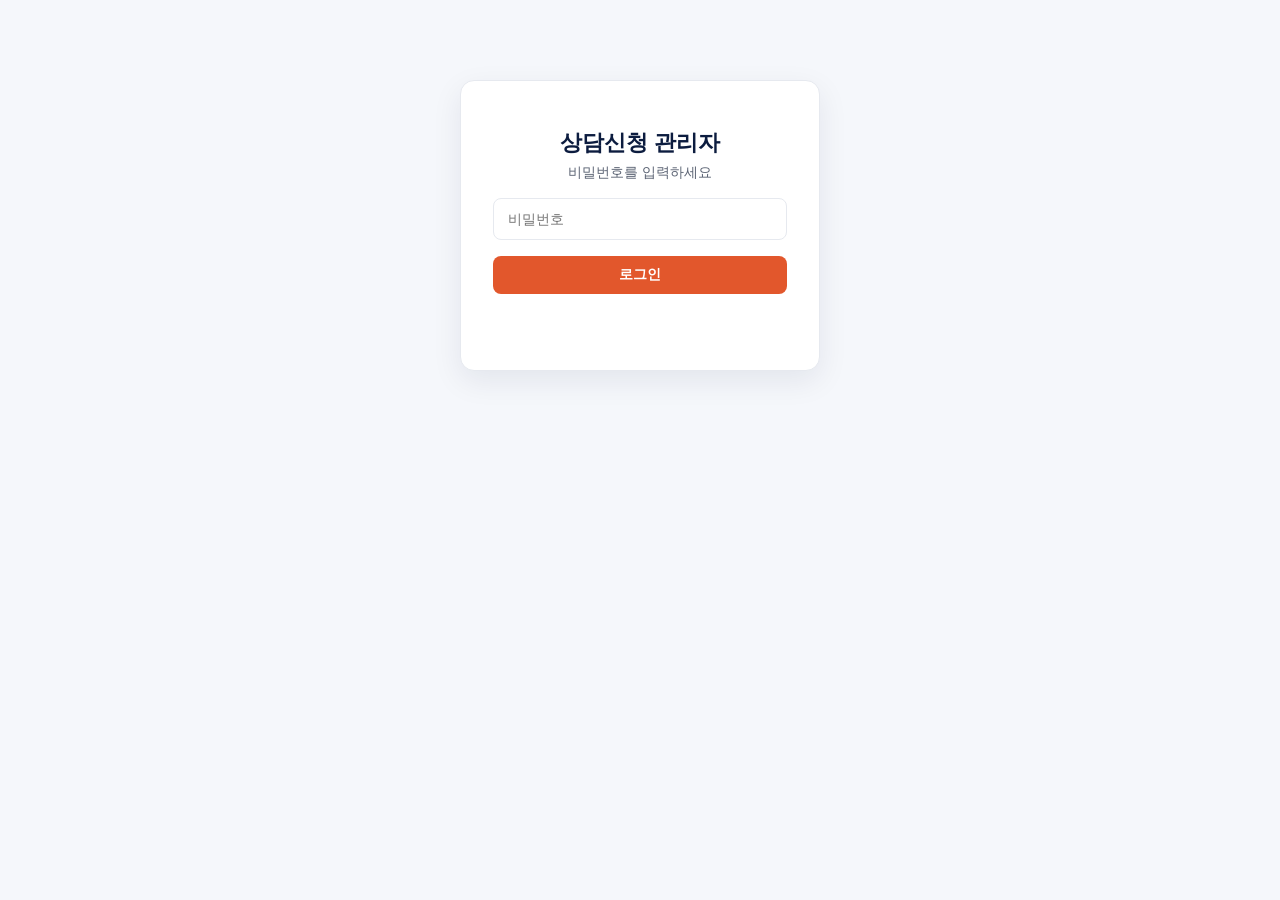
<file: admin.html>
<!DOCTYPE html>
<html lang="ko">
<head>
<meta charset="UTF-8" />
<meta name="viewport" content="width=device-width, initial-scale=1.0" />
<title>상담신청 관리자 - (주)삼화이엔지</title>
<style>
  :root{
    --navy:#0c1c3f; --navy-2:#123067; --orange:#e2572c; --line:#e6e9ef;
    --bg:#f5f7fb; --ink:#1b2130; --gray:#5c6474;
  }
  *{box-sizing:border-box}
  body{margin:0;font-family:"Pretendard","Malgun Gothic",-apple-system,BlinkMacSystemFont,sans-serif;background:var(--bg);color:var(--ink)}
  .wrap{max-width:1200px;margin:0 auto;padding:40px 24px}
  header{display:flex;justify-content:space-between;align-items:center;flex-wrap:wrap;gap:16px;margin-bottom:28px}
  h1{font-size:22px;color:var(--navy);font-weight:800}
  .btn{border:none;border-radius:8px;padding:10px 18px;font-weight:700;font-size:14px;cursor:pointer}
  .btn-primary{background:var(--orange);color:#fff}
  .btn-ghost{background:#fff;border:1px solid var(--line);color:var(--navy)}

  #loginBox{max-width:360px;margin:80px auto;background:#fff;border:1px solid var(--line);border-radius:14px;padding:32px;text-align:center;box-shadow:0 10px 30px rgba(12,28,63,.08)}
  #loginBox input{width:100%;padding:12px 14px;border:1.5px solid var(--line);border-radius:8px;font-size:14px;margin:16px 0}
  #loginBox p.err{color:#c0392b;font-size:13px;min-height:18px}

  .stats{display:grid;grid-template-columns:repeat(auto-fit,minmax(180px,1fr));gap:16px;margin-bottom:24px}
  .stat-card{background:#fff;border:1px solid var(--line);border-radius:12px;padding:18px 20px}
  .stat-card h3{margin:0 0 6px;font-size:13px;color:var(--gray);font-weight:700}
  .stat-card .num{font-size:26px;font-weight:800;color:var(--navy)}

  table{width:100%;border-collapse:collapse;background:#fff;border-radius:12px;overflow:hidden;border:1px solid var(--line)}
  th{background:var(--navy);color:#fff;text-align:left;padding:12px 14px;font-size:13px}
  td{padding:12px 14px;border-bottom:1px solid var(--line);font-size:13.5px;vertical-align:top}
  tr:hover td{background:#fdf1ec}
  .empty{padding:60px 20px;text-align:center;color:var(--gray)}
  .table-scroll{overflow-x:auto}
</style>
</head>
<body>

<div id="loginBox">
  <h1 style="margin-bottom:6px">상담신청 관리자</h1>
  <p style="color:var(--gray);font-size:13.5px;margin:0">비밀번호를 입력하세요</p>
  <input id="pwInput" type="password" placeholder="비밀번호" />
  <button class="btn btn-primary" style="width:100%" onclick="login()">로그인</button>
  <p class="err" id="loginErr"></p>
</div>

<div class="wrap" id="dashboard" style="display:none">
  <header>
    <h1>(주)삼화이엔지 · 상담신청 관리</h1>
    <div>
      <button class="btn btn-ghost" onclick="load()">새로고침</button>
      <button class="btn btn-ghost" onclick="logout()">로그아웃</button>
    </div>
  </header>

  <div class="stats">
    <div class="stat-card"><h3>전체 신청 건수</h3><div class="num" id="statTotal">-</div></div>
    <div class="stat-card"><h3>오늘 신청</h3><div class="num" id="statToday">-</div></div>
  </div>

  <div class="table-scroll">
    <table>
      <thead>
        <tr><th>접수일시</th><th>이름</th><th>연락처</th><th>이메일</th><th>공사분야</th><th>문의내용</th></tr>
      </thead>
      <tbody id="rows"></tbody>
    </table>
  </div>
  <div class="empty" id="emptyMsg" style="display:none">아직 접수된 상담 신청이 없습니다.</div>
</div>

<script>
  // gas/backend-apps-script.js 배포 후 발급되는 웹앱 URL을 여기에 붙여넣으세요.
  const WEBHOOK_URL = '';
  const SESSION_KEY = 'samhwaAdminAuthed';

  const loginBox = document.getElementById('loginBox');
  const dashboard = document.getElementById('dashboard');

  function login() {
    const pw = document.getElementById('pwInput').value;
    if (!pw) return;
    sessionStorage.setItem(SESSION_KEY, pw);
    load();
  }

  function logout() {
    sessionStorage.removeItem(SESSION_KEY);
    loginBox.style.display = 'block';
    dashboard.style.display = 'none';
  }

  async function load() {
    const pw = sessionStorage.getItem(SESSION_KEY);
    if (!pw) return;

    if (!WEBHOOK_URL) {
      document.getElementById('loginErr').textContent = 'WEBHOOK_URL이 설정되지 않았습니다. gas/상담신청_설정가이드.md 를 참고해 주세요.';
      return;
    }

    try {
      const res = await fetch(`${WEBHOOK_URL}?action=getSubmissions&password=${encodeURIComponent(pw)}`);
      const result = await res.json();

      if (!result.success) {
        document.getElementById('loginErr').textContent = result.error || '조회에 실패했습니다.';
        return;
      }

      loginBox.style.display = 'none';
      dashboard.style.display = 'block';
      render(result.data || []);
    } catch (err) {
      document.getElementById('loginErr').textContent = '서버 연결에 실패했습니다: ' + err.message;
    }
  }

  function render(list) {
    document.getElementById('statTotal').textContent = list.length;
    const todayStr = new Date().toLocaleDateString('ko-KR');
    const todayCount = list.filter(s => (s.ts || '').startsWith(todayStr.slice(0, 4))).length;
    document.getElementById('statToday').textContent = list.filter(function (s) {
      const d = new Date(s.ts);
      const now = new Date();
      return d.toDateString() === now.toDateString();
    }).length;

    const rows = document.getElementById('rows');
    const emptyMsg = document.getElementById('emptyMsg');

    if (!list.length) {
      rows.innerHTML = '';
      emptyMsg.style.display = 'block';
      return;
    }
    emptyMsg.style.display = 'none';

    rows.innerHTML = list.map(function (s) {
      return `<tr>
        <td>${s.ts || ''}</td>
        <td>${s.name || ''}</td>
        <td>${s.phone || ''}</td>
        <td>${s.email || ''}</td>
        <td>${s.field || ''}</td>
        <td>${(s.message || '').replace(/</g, '&lt;')}</td>
      </tr>`;
    }).join('');
  }

  // 세션이 남아있으면 자동 로그인
  if (sessionStorage.getItem(SESSION_KEY)) {
    load();
  }
</script>
</body>
</html>
</file>
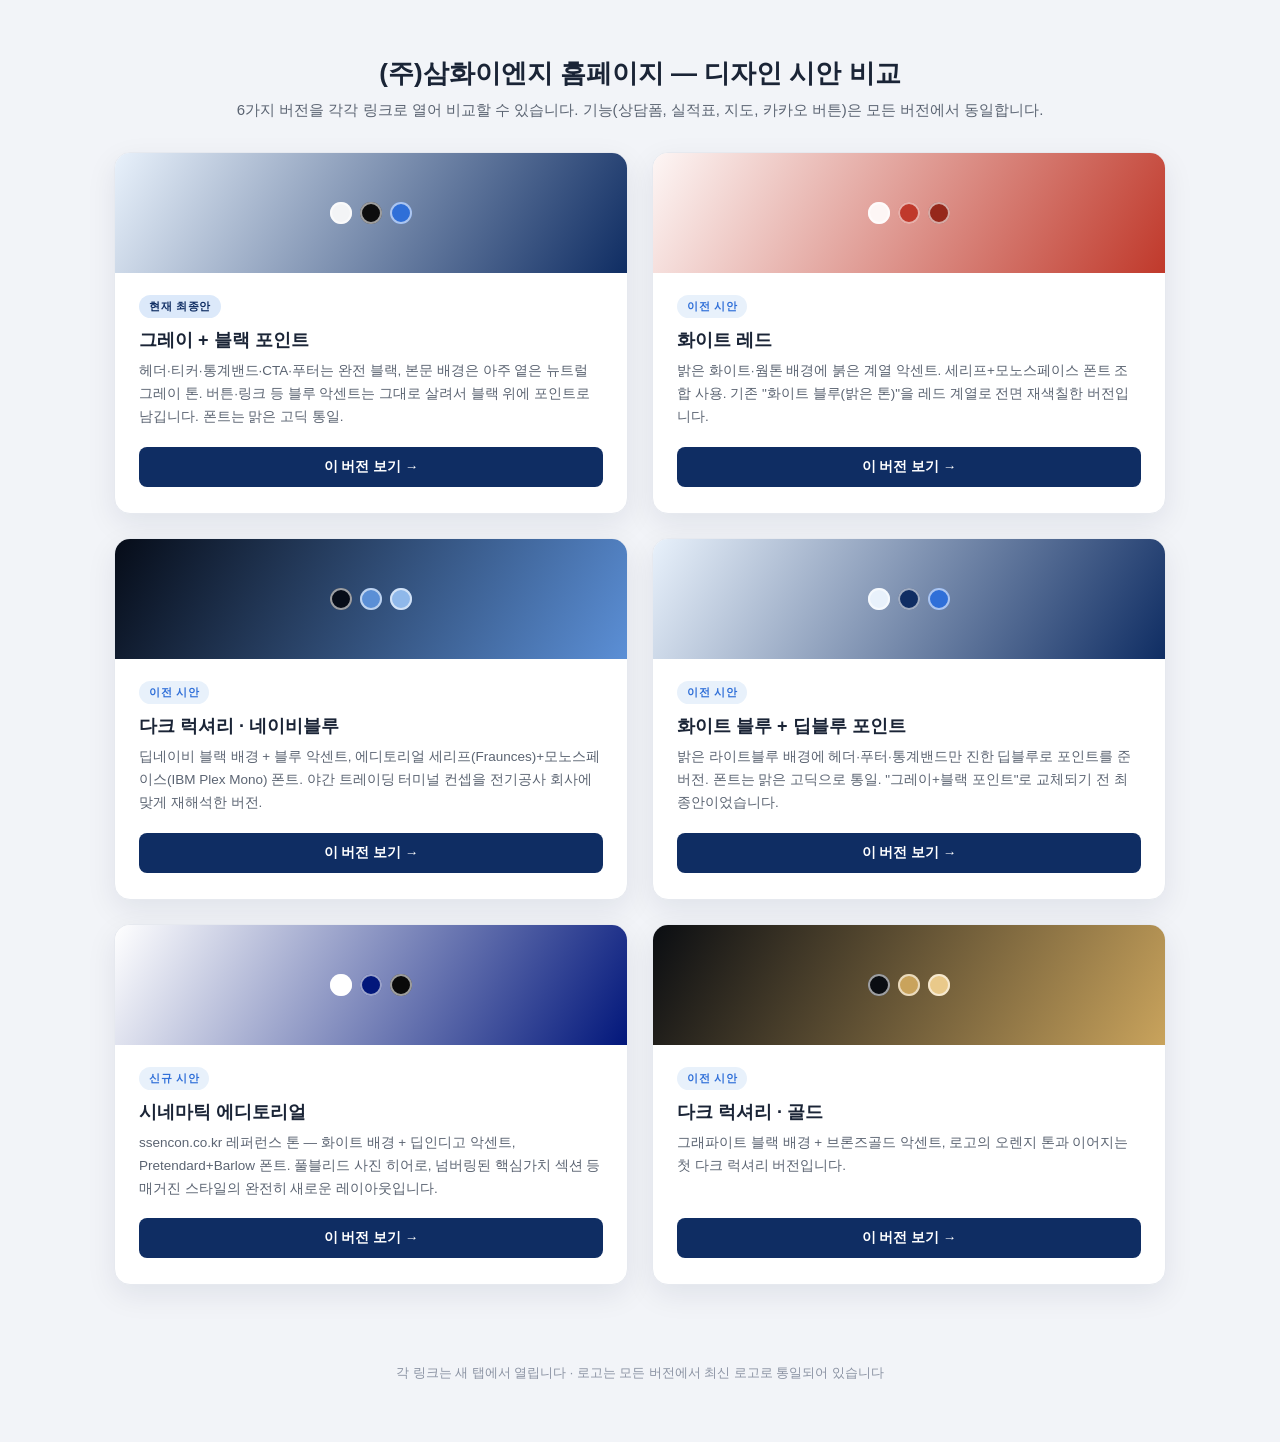
<file: compare.html>
<!DOCTYPE html>
<html lang="ko">
<head>
<meta charset="UTF-8" />
<meta name="viewport" content="width=device-width, initial-scale=1.0" />
<title>(주)삼화이엔지 홈페이지 — 디자인 시안 비교</title>
<style>
  *{box-sizing:border-box}
  body{margin:0;font-family:"Malgun Gothic","맑은 고딕","Apple SD Gothic Neo",-apple-system,sans-serif;background:#f2f4f8;color:#1a2436}
  header{padding:56px 24px 32px;text-align:center}
  header h1{font-size:26px;font-weight:800;margin:0 0 10px}
  header p{color:#5b6472;font-size:15px;margin:0}
  .grid{max-width:1100px;margin:0 auto;padding:0 24px 80px;display:grid;grid-template-columns:repeat(2,1fr);gap:24px}
  @media (max-width:800px){.grid{grid-template-columns:1fr}}
  .card{background:#fff;border-radius:16px;overflow:hidden;box-shadow:0 10px 30px rgba(16,30,60,.08);border:1px solid #e6e9ef;display:flex;flex-direction:column}
  .swatch{height:120px;display:flex;align-items:center;justify-content:center;gap:8px}
  .swatch span{width:22px;height:22px;border-radius:50%;box-shadow:0 0 0 2px rgba(255,255,255,.6) inset}
  .sw-current{background:linear-gradient(120deg,#e8f1fb,#0f2d63)}
  .sw-gold{background:linear-gradient(120deg,#0a0d12,#c9a35c)}
  .sw-gray{background:linear-gradient(120deg,#f3f4f6,#0d0d0e)}
  .sw-cinema{background:linear-gradient(120deg,#ffffff,#02177b)}
  .sw-navy{background:linear-gradient(120deg,#060c18,#5b8fd6)}
  .sw-bright{background:linear-gradient(120deg,#fdf6f5,#c0392b)}
  .body{padding:22px 24px 26px;flex:1;display:flex;flex-direction:column}
  .tag{display:inline-block;font-size:11px;font-weight:700;letter-spacing:.06em;color:#2f6fd8;background:#e8f1fb;padding:4px 10px;border-radius:999px;margin-bottom:10px;width:fit-content}
  .tag.now{color:#0f2d63;background:#dce9fa}
  .body h3{margin:0 0 8px;font-size:18px;font-weight:800}
  .body p{margin:0 0 18px;font-size:13.5px;line-height:1.7;color:#5b6472;flex:1}
  .body a{display:inline-flex;align-items:center;justify-content:center;gap:6px;background:#0f2d63;color:#fff;text-decoration:none;font-weight:700;font-size:13.5px;padding:11px 18px;border-radius:8px;transition:background .15s}
  .body a:hover{background:#123a7d}
  footer{text-align:center;padding-bottom:60px;color:#8b93a3;font-size:12.5px}
</style>
</head>
<body>

<header>
  <h1>(주)삼화이엔지 홈페이지 — 디자인 시안 비교</h1>
  <p>6가지 버전을 각각 링크로 열어 비교할 수 있습니다. 기능(상담폼, 실적표, 지도, 카카오 버튼)은 모든 버전에서 동일합니다.</p>
</header>

<div class="grid">

  <div class="card">
    <div class="swatch sw-current"><span style="background:#f3f4f6"></span><span style="background:#0d0d0e"></span><span style="background:#2f6fd8"></span></div>
    <div class="body">
      <span class="tag now">현재 최종안</span>
      <h3>그레이 + 블랙 포인트</h3>
      <p>헤더·티커·통계밴드·CTA·푸터는 완전 블랙, 본문 배경은 아주 옅은 뉴트럴 그레이 톤. 버튼·링크 등 블루 악센트는 그대로 살려서 블랙 위에 포인트로 남깁니다. 폰트는 맑은 고딕 통일.</p>
      <a href="index.html" target="_blank">이 버전 보기 →</a>
    </div>
  </div>

  <div class="card">
    <div class="swatch sw-bright"><span style="background:#fdf6f5"></span><span style="background:#c0392b"></span><span style="background:#96281b"></span></div>
    <div class="body">
      <span class="tag">이전 시안</span>
      <h3>화이트 레드</h3>
      <p>밝은 화이트·웜톤 배경에 붉은 계열 악센트. 세리프+모노스페이스 폰트 조합 사용. 기존 "화이트 블루(밝은 톤)"을 레드 계열로 전면 재색칠한 버전입니다.</p>
      <a href="variants/white-blue-bright/index.html" target="_blank">이 버전 보기 →</a>
    </div>
  </div>

  <div class="card">
    <div class="swatch sw-navy"><span style="background:#060c18"></span><span style="background:#5b8fd6"></span><span style="background:#8fb8ea"></span></div>
    <div class="body">
      <span class="tag">이전 시안</span>
      <h3>다크 럭셔리 · 네이비블루</h3>
      <p>딥네이비 블랙 배경 + 블루 악센트, 에디토리얼 세리프(Fraunces)+모노스페이스(IBM Plex Mono) 폰트. 야간 트레이딩 터미널 컨셉을 전기공사 회사에 맞게 재해석한 버전.</p>
      <a href="variants/dark-navy-blue/index.html" target="_blank">이 버전 보기 →</a>
    </div>
  </div>

  <div class="card">
    <div class="swatch sw-current2" style="background:linear-gradient(120deg,#e8f1fb,#0f2d63)"><span style="background:#e8f1fb"></span><span style="background:#0f2d63"></span><span style="background:#2f6fd8"></span></div>
    <div class="body">
      <span class="tag">이전 시안</span>
      <h3>화이트 블루 + 딥블루 포인트</h3>
      <p>밝은 라이트블루 배경에 헤더·푸터·통계밴드만 진한 딥블루로 포인트를 준 버전. 폰트는 맑은 고딕으로 통일. "그레이+블랙 포인트"로 교체되기 전 최종안이었습니다.</p>
      <a href="variants/white-blue-deep-point/index.html" target="_blank">이 버전 보기 →</a>
    </div>
  </div>

  <div class="card">
    <div class="swatch sw-cinema"><span style="background:#ffffff"></span><span style="background:#02177b"></span><span style="background:#0a0a0a"></span></div>
    <div class="body">
      <span class="tag">신규 시안</span>
      <h3>시네마틱 에디토리얼</h3>
      <p>ssencon.co.kr 레퍼런스 톤 — 화이트 배경 + 딥인디고 악센트, Pretendard+Barlow 폰트. 풀블리드 사진 히어로, 넘버링된 핵심가치 섹션 등 매거진 스타일의 완전히 새로운 레이아웃입니다.</p>
      <a href="variants/cinematic-editorial/index.html" target="_blank">이 버전 보기 →</a>
    </div>
  </div>

  <div class="card">
    <div class="swatch sw-gold"><span style="background:#0a0d12"></span><span style="background:#c9a35c"></span><span style="background:#e9c98a"></span></div>
    <div class="body">
      <span class="tag">이전 시안</span>
      <h3>다크 럭셔리 · 골드</h3>
      <p>그래파이트 블랙 배경 + 브론즈골드 악센트, 로고의 오렌지 톤과 이어지는 첫 다크 럭셔리 버전입니다.</p>
      <a href="variants/dark-gold/index.html" target="_blank">이 버전 보기 →</a>
    </div>
  </div>

</div>

<footer>각 링크는 새 탭에서 열립니다 · 로고는 모든 버전에서 최신 로고로 통일되어 있습니다</footer>

</body>
</html>
</file>
<file: css/style.css>
/* ===== (주)삼화이엔지 홈페이지 스타일 — 화이트 블루 + 딥블루 포인트 ===== */
:root{
  --bg:#e8f1fb;
  --bg-elevated:#d9e8fa;
  --bg-card:#ffffff;
  --bg-card-2:#eef4fc;
  --line:rgba(15,45,99,.10);
  --line-strong:rgba(15,45,99,.22);
  --fg:#132242;
  --muted:#516078;
  --muted-2:#76829a;
  --accent:#2f6fd8;
  --accent-bright:#1959b8;
  --accent-light:#8fc1f5;
  --accent-2:#3d5a99;
  --success:#2f9e63;
  --error:#d1493a;

  /* 딥블루 포인트 서피스(헤더·티커·통계밴드·CTA·테이블헤더·푸터) 전용 토큰 */
  --deep:#0f2d63;
  --deep-2:#123a7d;
  --on-deep:#eef4fc;
  --on-deep-muted:#a9c3ea;
  --on-deep-dim:rgba(238,244,252,.55);
  --line-on-deep:rgba(255,255,255,.14);
  --line-on-deep-strong:rgba(255,255,255,.24);

  /* 하위 호환용 (기존 마크업 인라인 스타일이 참조) */
  --navy:#eaf1fb;
  --navy-2:#dce8f8;
  --navy-3:var(--accent-bright);
  --orange:var(--accent);
  --orange-2:var(--accent-bright);
  --ink:var(--fg);
  --gray:var(--muted);
  --gray-light:var(--muted-2);
  --white:var(--bg-card);

  --radius:14px;
  --shadow:0 20px 40px rgba(15,45,99,.10);
  --shadow-lg:0 28px 60px rgba(15,45,99,.16);

  --font-kr:"Malgun Gothic","맑은 고딕","Apple SD Gothic Neo",-apple-system,BlinkMacSystemFont,"Segoe UI",sans-serif;
}

*{box-sizing:border-box}
html{scroll-behavior:smooth}
body{
  margin:0;
  font-family:var(--font-kr);
  color:var(--fg);
  background:var(--bg);
  line-height:1.65;
  -webkit-font-smoothing:antialiased;
  position:relative;
}
img{max-width:100%;display:block}
a{color:inherit;text-decoration:none}
ul{margin:0;padding:0;list-style:none}
h1,h2,h3,h4,p{margin:0}
button{font-family:inherit;cursor:pointer}
::selection{background:var(--accent);color:#fff}

.container{max-width:1180px;margin:0 auto;padding:0 24px;position:relative;z-index:1}

/* ---------- 앰비언트 배경 레이어 ---------- */
.bg-canvas{
  position:fixed;inset:0;width:100%;height:100%;z-index:0;
  pointer-events:none;opacity:.4;
}
.grain-overlay{
  position:fixed;inset:0;z-index:1;pointer-events:none;
  opacity:.025;mix-blend-mode:multiply;
  background-image:url("data:image/svg+xml;utf8,<svg xmlns='http://www.w3.org/2000/svg' width='120' height='120'><filter id='n'><feTurbulence type='fractalNoise' baseFrequency='0.85' numOctaves='2' stitchTiles='stitch'/></filter><rect width='100%25' height='100%25' filter='url(%23n)'/></svg>");
}
.blob{
  position:absolute;border-radius:50%;filter:blur(70px);pointer-events:none;z-index:0;
  opacity:.22;will-change:transform;
}
.blob-blue{background:radial-gradient(circle,var(--accent) 0%,transparent 70%);}
.blob-indigo{background:radial-gradient(circle,var(--accent-2) 0%,transparent 70%);}

/* ---------- 티커테이프 (딥블루 포인트) ---------- */
.ticker{
  background:var(--deep);border-bottom:1px solid rgba(255,255,255,.08);
  overflow:hidden;white-space:nowrap;position:relative;z-index:5;
}
.ticker-track{display:inline-flex;align-items:center;padding:9px 0;animation:tickerScroll 42s linear infinite}
.ticker-track span{
  font-size:11.5px;letter-spacing:.02em;color:var(--accent-light);
  padding:0 28px;border-right:1px solid var(--line-on-deep-strong);white-space:nowrap;
}
@keyframes tickerScroll{from{transform:translateX(0)}to{transform:translateX(-50%)}}
.ticker:hover .ticker-track{animation-play-state:paused}

/* ---------- 공통 섹션 ---------- */
.section{padding:96px 0;position:relative}
.section.alt{background:var(--bg-elevated)}
.section-head{max-width:640px;margin:0 auto 52px;text-align:center}
.eyebrow{
  display:inline-block;
  font-size:12.5px;font-weight:700;letter-spacing:.16em;
  color:var(--accent-bright);text-transform:uppercase;margin-bottom:14px;
}
.section-head h2{font-size:34px;font-weight:800;color:var(--fg);letter-spacing:-.02em}
.section-head p{margin-top:14px;color:var(--muted);font-size:16px}
.section-head.left{text-align:left;margin-left:0}

/* ---------- 헤더 (딥블루 포인트) ---------- */
.site-header{
  position:sticky;top:0;z-index:100;
  border-bottom:1px solid transparent;
  transition:box-shadow .25s, border-color .25s;
}
.site-header::before{
  content:"";position:absolute;inset:0;z-index:-1;
  background:rgba(15,45,99,.94);
  backdrop-filter:blur(14px);
}
.site-header.scrolled{box-shadow:0 10px 26px rgba(15,45,99,.28);border-color:rgba(255,255,255,.08)}
.nav{display:flex;align-items:center;justify-content:space-between;height:78px}
.brand{display:flex;align-items:center;gap:10px}
.brand img{height:56px;width:auto;border-radius:10px;filter:drop-shadow(0 0 12px rgba(143,193,245,.35))}
.menu{display:flex;align-items:center;gap:34px}
.menu a{
  font-size:14.5px;font-weight:500;letter-spacing:0;
  color:var(--on-deep);white-space:nowrap;position:relative;padding:4px 0;
}
.menu a::after{content:"";position:absolute;left:0;bottom:-2px;width:0;height:1px;background:var(--accent-light);transition:width .2s}
.menu a:hover::after{width:100%}
.nav-actions{display:flex;align-items:center;gap:14px}
.tel-link{display:flex;align-items:center;gap:8px;font-weight:700;color:var(--accent-light);font-size:14.5px}
.tel-link svg{flex:none}
.btn{
  display:inline-flex;align-items:center;justify-content:center;gap:8px;
  padding:12px 22px;border-radius:3px;font-weight:700;font-size:14px;
  letter-spacing:0;border:1px solid transparent;
  transition:transform .15s, box-shadow .15s, background .2s, color .2s, border-color .2s;
}
.btn:active{transform:scale(.97)}
.btn-primary{background:var(--accent);color:#fff;box-shadow:0 10px 26px rgba(47,111,216,.28)}
.btn-primary:hover{background:var(--accent-bright)}
.btn-outline{border-color:var(--line-strong);color:var(--fg)}
.btn-outline:hover{border-color:var(--accent);color:var(--accent-bright)}
.btn-navy{background:var(--bg-card-2);color:var(--fg);border-color:var(--line-strong)}
.btn-navy:hover{border-color:var(--accent)}
.btn-ghost{border-color:var(--line-strong);color:var(--fg)}
.btn-ghost:hover{border-color:var(--accent);color:var(--accent-bright)}
.btn-sm{padding:9px 16px;font-size:13px}
.btn-magnetic{will-change:transform}

.mobile-toggle{display:none;background:none;border:none;padding:8px;color:var(--on-deep)}

/* ---------- 히어로 ---------- */
.hero{
  position:relative;min-height:640px;display:flex;align-items:center;overflow:hidden;
  background:
    linear-gradient(180deg,rgba(232,241,251,.48) 0%,rgba(232,241,251,.80) 55%,rgba(232,241,251,.93) 100%),
    url("../assets/img/hero.jpg") center/cover no-repeat;
  color:var(--fg);
}
.hero::after{
  content:"";position:absolute;inset:0;pointer-events:none;
  background:radial-gradient(ellipse at 20% 20%,rgba(47,111,216,.14),transparent 55%);
}
.hero-inner{padding:130px 0 84px;max-width:720px;position:relative;z-index:2}
.hero .eyebrow{color:var(--accent-bright)}
.hero h1{font-size:48px;line-height:1.3;font-weight:800;letter-spacing:-.02em}
.hero h1 b{color:var(--accent-bright);font-weight:800}
.hero p{margin-top:22px;font-size:17px;color:var(--muted);max-width:560px}
.hero-actions{display:flex;gap:14px;margin-top:38px;flex-wrap:wrap}
.hero-line{margin-top:34px;opacity:.85}
.hero-line path{
  stroke:var(--accent);stroke-width:1.4;fill:none;
  stroke-dasharray:400;stroke-dashoffset:400;transition:stroke-dashoffset 1.8s ease;
}
.hero-line.drawn path{stroke-dashoffset:0}

/* ---------- 통계 스트립 (딥블루 포인트) ---------- */
.trust-strip{background:var(--deep);color:var(--on-deep);border-top:1px solid rgba(255,255,255,.06);border-bottom:1px solid rgba(255,255,255,.06)}
.trust-grid{display:grid;grid-template-columns:repeat(4,1fr);gap:20px;padding:34px 0}
.trust-item{text-align:center;border-left:1px solid var(--line-on-deep)}
.trust-item:first-child{border-left:none}
.trust-num{font-size:28px;font-weight:800;color:var(--accent-light)}
.trust-label{margin-top:6px;font-size:12.5px;letter-spacing:0;color:var(--on-deep-muted)}

/* ---------- 통계 카운트업 / 디코드 ---------- */
.stat-num{font-variant-numeric:tabular-nums}

/* ---------- 회사개요 ---------- */
.about-grid{display:grid;grid-template-columns:1.1fr 1fr;gap:56px;align-items:start}
.about-copy h3{font-size:24px;font-weight:800;color:var(--fg);line-height:1.55}
.about-copy p{margin-top:18px;color:var(--muted);font-size:15.5px}
.info-table{margin-top:28px;border-top:1px solid var(--line-strong)}
.info-table div{display:flex;border-bottom:1px solid var(--line)}
.info-table dt{flex:0 0 130px;padding:13px 0;font-size:13.5px;font-weight:700;color:var(--accent-bright);}
.info-table dd{flex:1;margin:0;padding:13px 0;font-size:14.5px;color:var(--fg)}

.value-cards{display:grid;grid-template-columns:repeat(3,1fr);gap:18px;margin-top:16px}
.value-card{background:var(--bg-card);border:1px solid var(--line);border-radius:var(--radius);padding:26px 22px;box-shadow:var(--shadow);transition:border-color .2s}
.value-card:hover{border-color:var(--line-strong)}
.value-card .tag{display:inline-block;font-size:11.5px;font-weight:700;color:var(--accent-bright);letter-spacing:.1em;margin-bottom:10px}
.value-card h4{font-size:16.5px;font-weight:700;color:var(--fg)}
.value-card p{margin-top:8px;font-size:14px;color:var(--muted)}
.value-card ul{margin-top:10px}
.value-card li{font-size:14px;color:var(--muted);padding:3px 0}
.value-card li::before{content:"— ";color:var(--accent);font-weight:700}

/* ---------- 연혁 타임라인 ---------- */
.timeline{position:relative;margin-top:10px;padding-left:28px;border-left:1px solid var(--line-strong)}
.tl-item{position:relative;padding:0 0 34px 26px}
.tl-item::before{
  content:"";position:absolute;left:-6px;top:6px;width:9px;height:9px;border-radius:50%;
  background:var(--accent);box-shadow:0 0 0 4px rgba(47,111,216,.18);
}
.tl-year{font-size:21px;font-weight:800;color:var(--accent-bright)}
.tl-item p{margin-top:6px;font-size:14.5px;color:var(--muted)}
.tl-item p+p{margin-top:2px}

/* ---------- 사업분야 ---------- */
.biz-grid{display:grid;grid-template-columns:repeat(4,1fr);gap:20px}
.biz-card{
  background:var(--bg-card);border:1px solid var(--line);border-radius:var(--radius);
  padding:28px 22px;transition:transform .2s, box-shadow .2s, border-color .2s;
}
.biz-card:hover{transform:translateY(-4px);box-shadow:var(--shadow-lg);border-color:var(--line-strong)}
.biz-icon{
  width:46px;height:46px;border-radius:4px;
  background:linear-gradient(145deg,var(--accent),var(--accent-2));
  display:flex;align-items:center;justify-content:center;color:#fff;margin-bottom:16px;
}
.biz-card h4{font-size:16.5px;font-weight:700;color:var(--fg)}
.biz-card p{margin-top:8px;font-size:13.5px;color:var(--muted)}

/* ---------- 면허/인증 ---------- */
.cert-grid{display:grid;grid-template-columns:repeat(4,1fr);gap:18px}
.cert-card{background:var(--bg-card);border:1px solid var(--line);border-radius:var(--radius);padding:24px 20px;text-align:center;box-shadow:var(--shadow);transition:border-color .2s}
.cert-card:hover{border-color:var(--line-strong)}
.cert-card .badge{
  width:54px;height:54px;margin:0 auto 14px;border-radius:50%;
  border:1px solid var(--line-strong);color:var(--accent-bright);
  display:flex;align-items:center;justify-content:center;font-weight:700;font-size:13.5px;
}
.cert-card h4{font-size:14.5px;font-weight:700;color:var(--fg)}
.cert-card .num{margin-top:6px;font-size:12px;color:var(--muted)}
.cert-card .date{margin-top:2px;font-size:11.5px;color:var(--muted-2)}

/* ---------- 재무 스트립 (딥블루 포인트) ---------- */
.finance-strip{
  margin-top:56px;background:var(--deep);border:1px solid rgba(255,255,255,.06);border-radius:20px;
  padding:40px 44px;color:var(--on-deep);display:grid;grid-template-columns:repeat(4,1fr);gap:20px;
}
.finance-item{text-align:center}
.finance-num{font-size:26px;font-weight:800;color:var(--accent-light)}
.finance-label{margin-top:6px;font-size:12.5px;color:var(--on-deep-muted)}

/* ---------- 포트폴리오 ---------- */
.pf-grid{display:grid;grid-template-columns:repeat(3,1fr);gap:26px}
.pf-card{
  background:var(--bg-card);border-radius:var(--radius);overflow:hidden;border:1px solid var(--line);
  box-shadow:var(--shadow);transition:transform .25s, box-shadow .25s, border-color .25s;
}
.pf-card:hover{transform:translateY(-6px);box-shadow:var(--shadow-lg);border-color:var(--line-strong)}
.pf-thumb{aspect-ratio:4/3;overflow:hidden;background:var(--bg-elevated);position:relative}
.pf-thumb img{
  width:100%;height:100%;object-fit:cover;transition:transform .5s;
  filter:contrast(1.03) saturate(.98);
}
.pf-thumb::after{
  content:"";position:absolute;inset:0;pointer-events:none;
  background:linear-gradient(165deg,rgba(15,45,99,.10),transparent 55%);
}
.pf-thumb::before{
  content:"";position:absolute;inset:10px;pointer-events:none;z-index:2;
  border:1px solid rgba(28,79,166,0);
  transition:border-color .25s;
}
.pf-card:hover .pf-thumb::before{border-color:rgba(28,79,166,.45)}
.pf-card:hover .pf-thumb img{transform:scale(1.06)}
.pf-body{padding:20px 22px 24px}
.pf-cat{
  display:inline-block;font-size:11.5px;font-weight:700;
  color:var(--accent-bright);border:1px solid var(--line-strong);padding:4px 10px;
}
.pf-body h4{margin-top:12px;font-size:16px;font-weight:700;color:var(--fg);line-height:1.4}
.pf-meta{margin-top:8px;font-size:12.5px;color:var(--muted)}

/* ---------- 실적현황 ---------- */
.tabs{display:flex;justify-content:center;gap:10px;margin-bottom:34px}
.tab-btn{
  padding:11px 26px;border-radius:3px;border:1px solid var(--line-strong);background:var(--bg-card);
  font-weight:700;font-size:13.5px;letter-spacing:0;color:var(--muted);transition:all .2s;
}
.tab-btn.active{background:var(--accent);border-color:var(--accent);color:#fff}
.table-wrap{border:1px solid var(--line);border-radius:var(--radius);overflow:hidden;box-shadow:var(--shadow);background:var(--bg-card)}
.table-scroll{max-height:480px;overflow-y:auto}
table{width:100%;border-collapse:collapse;font-size:14px}
thead th{
  position:sticky;top:0;background:var(--deep);color:var(--accent-light);text-align:left;
  padding:14px 20px;font-weight:700;font-size:12.5px;z-index:2;
}
tbody td{padding:13px 20px;border-bottom:1px solid var(--line);color:var(--fg)}
tbody tr:hover{background:rgba(47,111,216,.05)}
.tab-panel{display:none}
.tab-panel.active{display:block}

/* ---------- 오시는길 ---------- */
.loc-grid{display:grid;grid-template-columns:repeat(3,1fr);gap:24px}
.loc-card{background:var(--bg-card);border:1px solid var(--line);border-radius:var(--radius);overflow:hidden;box-shadow:var(--shadow);transition:border-color .2s}
.loc-card:hover{border-color:var(--line-strong)}
.loc-map{aspect-ratio:16/10;border:none;width:100%;display:block;background:var(--bg-elevated)}
.loc-body{padding:22px}
.loc-body .tag{font-size:11.5px;font-weight:700;color:var(--accent-bright)}
.loc-body h4{margin-top:6px;font-size:17px;font-weight:700;color:var(--fg)}
.loc-body address{margin-top:8px;font-style:normal;font-size:14px;color:var(--muted)}
.loc-body a.map-link{display:inline-block;margin-top:12px;font-size:13px;font-weight:700;color:var(--accent-bright)}
.loc-body a.map-link:hover{text-decoration:underline}

/* ---------- 상담 CTA 밴드 (딥블루 포인트) ---------- */
.contact-cta{
  margin-top:60px;background:linear-gradient(120deg,var(--deep),var(--deep-2));
  border:1px solid rgba(255,255,255,.06);
  border-radius:20px;padding:52px 56px;color:var(--on-deep);display:flex;align-items:center;justify-content:space-between;gap:30px;flex-wrap:wrap;
}
.contact-cta h3{font-size:25px;font-weight:800}
.contact-cta p{margin-top:10px;color:var(--on-deep-muted);font-size:15px}
.contact-cta .cc-actions{display:flex;gap:12px;flex-wrap:wrap}
.contact-cta .btn-outline{border-color:rgba(255,255,255,.4);color:var(--on-deep)}
.contact-cta .btn-outline:hover{border-color:#fff;color:#fff}

/* ---------- 상담신청 ---------- */
.consult-grid{display:grid;grid-template-columns:.85fr 1.15fr;gap:28px;align-items:start}
.consult-side{display:grid;gap:18px}
.consult-side .value-card p{margin-top:8px}
.consult-form{
  background:var(--bg-card);border:1px solid var(--line);border-radius:var(--radius);
  padding:32px;box-shadow:var(--shadow);
}
.consult-form .form-row{display:grid;grid-template-columns:1fr 1fr;gap:18px;margin-bottom:18px}
.field{display:flex;flex-direction:column;gap:8px;margin-bottom:18px}
.consult-form .form-row .field{margin-bottom:0}
.field label{font-size:12.5px;font-weight:700;color:var(--accent-bright)}
.field input,.field select,.field textarea{
  border:1px solid var(--line-strong);border-radius:3px;padding:12px 14px;
  font-size:14.5px;font-family:var(--font-kr);color:var(--fg);background:var(--bg-card-2);
  transition:border-color .2s, box-shadow .2s;
}
.field input::placeholder,.field textarea::placeholder{color:var(--muted-2)}
.field input:focus,.field select:focus,.field textarea:focus{
  outline:none;border-color:var(--accent);box-shadow:0 0 0 3px rgba(47,111,216,.14);background:var(--bg-card);
}
.field textarea{resize:vertical}
.consult-submit-row{display:flex;align-items:center;gap:16px;flex-wrap:wrap;margin-top:6px}
.consult-note{font-size:12.5px;color:var(--muted-2)}
.consult-status{margin-top:14px;font-size:13.5px;font-weight:700;color:var(--accent-bright);min-height:20px}
.consult-status.error{color:var(--error)}
.consult-status.success{color:var(--success)}

@media (max-width:900px){
  .consult-grid{grid-template-columns:1fr}
  .consult-form .form-row{grid-template-columns:1fr}
}

/* ---------- 푸터 (딥블루 포인트) ---------- */
.site-footer{background:var(--deep);color:var(--on-deep-muted);padding:56px 0 28px}
.footer-grid{display:grid;grid-template-columns:1.4fr 1fr 1fr;gap:40px}
.footer-brand img{height:48px;margin-bottom:14px;border-radius:10px}
.footer-brand p{font-size:13.5px;line-height:1.8;color:var(--on-deep-dim)}
.footer-col h5{color:var(--accent-light);font-size:13px;font-weight:700;margin-bottom:16px}
.footer-col li{font-size:13.5px;padding:5px 0;color:var(--on-deep-muted)}
.footer-col a:hover{color:var(--accent-light)}
.footer-bottom{margin-top:44px;padding-top:24px;border-top:1px solid rgba(255,255,255,.10);font-size:11.5px;color:var(--on-deep-dim);display:flex;justify-content:space-between;flex-wrap:wrap;gap:8px}

/* ---------- 카카오톡 상담 플로팅 버튼 ---------- */
.kakao-float{
  position:fixed;right:24px;bottom:24px;z-index:200;
  display:flex;align-items:center;gap:8px;
  background:#FEE500;color:#391B1B;font-weight:700;font-size:14px;
  padding:14px 20px 14px 16px;border-radius:3px;
  box-shadow:0 14px 30px rgba(15,45,99,.28);
  transition:transform .18s, box-shadow .18s;
}
.kakao-float:hover{transform:translateY(-3px);box-shadow:0 18px 36px rgba(15,45,99,.34)}
@media (max-width:640px){
  .kakao-float{right:16px;bottom:16px;padding:13px 18px 13px 14px;font-size:13px}
}

/* ---------- 반응형 ---------- */
@media (max-width:980px){
  .menu{position:fixed;top:78px;left:0;right:0;bottom:0;background:var(--deep);flex-direction:column;padding:30px 24px;gap:0;
    transform:translateY(-8px);opacity:0;pointer-events:none;transition:opacity .2s, transform .2s;overflow-y:auto;}
  .menu.open{opacity:1;pointer-events:auto;transform:translateY(0)}
  .menu a{width:100%;padding:16px 0;border-bottom:1px solid rgba(255,255,255,.12);font-size:16px}
  .nav-actions .tel-link{display:none}
  .mobile-toggle{display:block}
  .about-grid{grid-template-columns:1fr;gap:40px}
  .biz-grid{grid-template-columns:repeat(2,1fr)}
  .cert-grid{grid-template-columns:repeat(2,1fr)}
  .pf-grid{grid-template-columns:repeat(2,1fr)}
  .loc-grid{grid-template-columns:1fr}
  .finance-strip{grid-template-columns:repeat(2,1fr)}
  .trust-grid{grid-template-columns:repeat(2,1fr)}
  .trust-item:nth-child(3){border-left:none}
}
@media (max-width:640px){
  .section{padding:64px 0}
  .hero h1{font-size:33px}
  .hero-inner{padding:104px 0 60px}
  .section-head h2{font-size:27px}
  .biz-grid{grid-template-columns:1fr}
  .cert-grid{grid-template-columns:1fr}
  .pf-grid{grid-template-columns:1fr}
  .finance-strip{grid-template-columns:repeat(2,1fr);padding:30px 24px}
  .contact-cta{padding:36px 28px;flex-direction:column;align-items:flex-start}
  .value-cards{grid-template-columns:1fr}
  .footer-grid{grid-template-columns:1fr;gap:30px}
  thead th, tbody td{padding:11px 14px;font-size:13px}
  .consult-form{padding:22px}
  .ticker-track span{font-size:10.5px;padding:0 18px}
}

/* ---------- 모션 최소화 ---------- */
@media (prefers-reduced-motion: reduce){
  *,*::before,*::after{animation-duration:.001ms !important;animation-iteration-count:1 !important;transition-duration:.001ms !important;scroll-behavior:auto !important}
  .ticker-track{animation:none}
  .hero-line path{transition:none;stroke-dashoffset:0}
}
</file>
<file: variants/black-gray-point/css/style.css>
/* ===== (주)삼화이엔지 홈페이지 스타일 — 그레이 + 블랙 포인트 ===== */
:root{
  --bg:#f3f4f6;
  --bg-elevated:#e9eaed;
  --bg-card:#ffffff;
  --bg-card-2:#eef0f2;
  --line:rgba(17,17,19,.08);
  --line-strong:rgba(17,17,19,.16);
  --fg:#1a1a1d;
  --muted:#5c5f66;
  --muted-2:#82858c;
  --accent:#2f6fd8;
  --accent-bright:#1959b8;
  --accent-light:#8fc1f5;
  --accent-2:#3d5a99;
  --success:#2f9e63;
  --error:#d1493a;

  /* 딥블루 포인트 서피스(헤더·티커·통계밴드·CTA·테이블헤더·푸터) 전용 토큰 */
  --deep:#0d0d0e;
  --deep-2:#1b1b1e;
  --on-deep:#f2f2f3;
  --on-deep-muted:#a8a8ac;
  --on-deep-dim:rgba(242,242,243,.55);
  --line-on-deep:rgba(255,255,255,.14);
  --line-on-deep-strong:rgba(255,255,255,.24);

  /* 하위 호환용 (기존 마크업 인라인 스타일이 참조) */
  --navy:#eef0f2;
  --navy-2:#e3e4e7;
  --navy-3:var(--accent-bright);
  --orange:var(--accent);
  --orange-2:var(--accent-bright);
  --ink:var(--fg);
  --gray:var(--muted);
  --gray-light:var(--muted-2);
  --white:var(--bg-card);

  --radius:14px;
  --shadow:0 20px 40px rgba(17,17,19,.08);
  --shadow-lg:0 28px 60px rgba(17,17,19,.14);

  --font-kr:"Malgun Gothic","맑은 고딕","Apple SD Gothic Neo",-apple-system,BlinkMacSystemFont,"Segoe UI",sans-serif;
}

*{box-sizing:border-box}
html{scroll-behavior:smooth}
body{
  margin:0;
  font-family:var(--font-kr);
  color:var(--fg);
  background:var(--bg);
  line-height:1.65;
  -webkit-font-smoothing:antialiased;
  position:relative;
}
img{max-width:100%;display:block}
a{color:inherit;text-decoration:none}
ul{margin:0;padding:0;list-style:none}
h1,h2,h3,h4,p{margin:0}
button{font-family:inherit;cursor:pointer}
::selection{background:var(--accent);color:#fff}

.container{max-width:1180px;margin:0 auto;padding:0 24px;position:relative;z-index:1}

/* ---------- 앰비언트 배경 레이어 ---------- */
.bg-canvas{
  position:fixed;inset:0;width:100%;height:100%;z-index:0;
  pointer-events:none;opacity:.4;
}
.grain-overlay{
  position:fixed;inset:0;z-index:1;pointer-events:none;
  opacity:.025;mix-blend-mode:multiply;
  background-image:url("data:image/svg+xml;utf8,<svg xmlns='http://www.w3.org/2000/svg' width='120' height='120'><filter id='n'><feTurbulence type='fractalNoise' baseFrequency='0.85' numOctaves='2' stitchTiles='stitch'/></filter><rect width='100%25' height='100%25' filter='url(%23n)'/></svg>");
}
.blob{
  position:absolute;border-radius:50%;filter:blur(70px);pointer-events:none;z-index:0;
  opacity:.22;will-change:transform;
}
.blob-blue{background:radial-gradient(circle,var(--accent) 0%,transparent 70%);}
.blob-indigo{background:radial-gradient(circle,var(--accent-2) 0%,transparent 70%);}

/* ---------- 티커테이프 (딥블루 포인트) ---------- */
.ticker{
  background:var(--deep);border-bottom:1px solid rgba(255,255,255,.08);
  overflow:hidden;white-space:nowrap;position:relative;z-index:5;
}
.ticker-track{display:inline-flex;align-items:center;padding:9px 0;animation:tickerScroll 42s linear infinite}
.ticker-track span{
  font-size:11.5px;letter-spacing:.02em;color:var(--accent-light);
  padding:0 28px;border-right:1px solid var(--line-on-deep-strong);white-space:nowrap;
}
@keyframes tickerScroll{from{transform:translateX(0)}to{transform:translateX(-50%)}}
.ticker:hover .ticker-track{animation-play-state:paused}

/* ---------- 공통 섹션 ---------- */
.section{padding:96px 0;position:relative}
.section.alt{background:var(--bg-elevated)}
.section-head{max-width:640px;margin:0 auto 52px;text-align:center}
.eyebrow{
  display:inline-block;
  font-size:12.5px;font-weight:700;letter-spacing:.16em;
  color:var(--accent-bright);text-transform:uppercase;margin-bottom:14px;
}
.section-head h2{font-size:34px;font-weight:800;color:var(--fg);letter-spacing:-.02em}
.section-head p{margin-top:14px;color:var(--muted);font-size:16px}
.section-head.left{text-align:left;margin-left:0}

/* ---------- 헤더 (딥블루 포인트) ---------- */
.site-header{
  position:sticky;top:0;z-index:100;
  border-bottom:1px solid transparent;
  transition:box-shadow .25s, border-color .25s;
}
.site-header::before{
  content:"";position:absolute;inset:0;z-index:-1;
  background:rgba(13,13,14,.94);
  backdrop-filter:blur(14px);
}
.site-header.scrolled{box-shadow:0 10px 26px rgba(13,13,14,.30);border-color:rgba(255,255,255,.08)}
.nav{display:flex;align-items:center;justify-content:space-between;height:78px}
.brand{display:flex;align-items:center;gap:10px}
.brand img{height:56px;width:auto;border-radius:10px;filter:drop-shadow(0 0 12px rgba(143,193,245,.35))}
.menu{display:flex;align-items:center;gap:34px}
.menu a{
  font-size:14.5px;font-weight:500;letter-spacing:0;
  color:var(--on-deep);white-space:nowrap;position:relative;padding:4px 0;
}
.menu a::after{content:"";position:absolute;left:0;bottom:-2px;width:0;height:1px;background:var(--accent-light);transition:width .2s}
.menu a:hover::after{width:100%}
.nav-actions{display:flex;align-items:center;gap:14px}
.tel-link{display:flex;align-items:center;gap:8px;font-weight:700;color:var(--accent-light);font-size:14.5px}
.tel-link svg{flex:none}
.btn{
  display:inline-flex;align-items:center;justify-content:center;gap:8px;
  padding:12px 22px;border-radius:3px;font-weight:700;font-size:14px;
  letter-spacing:0;border:1px solid transparent;
  transition:transform .15s, box-shadow .15s, background .2s, color .2s, border-color .2s;
}
.btn:active{transform:scale(.97)}
.btn-primary{background:var(--accent);color:#fff;box-shadow:0 10px 26px rgba(47,111,216,.28)}
.btn-primary:hover{background:var(--accent-bright)}
.btn-outline{border-color:var(--line-strong);color:var(--fg)}
.btn-outline:hover{border-color:var(--accent);color:var(--accent-bright)}
.btn-navy{background:var(--bg-card-2);color:var(--fg);border-color:var(--line-strong)}
.btn-navy:hover{border-color:var(--accent)}
.btn-ghost{border-color:var(--line-strong);color:var(--fg)}
.btn-ghost:hover{border-color:var(--accent);color:var(--accent-bright)}
.btn-sm{padding:9px 16px;font-size:13px}
.btn-magnetic{will-change:transform}

.mobile-toggle{display:none;background:none;border:none;padding:8px;color:var(--on-deep)}

/* ---------- 히어로 ---------- */
.hero{
  position:relative;min-height:640px;display:flex;align-items:center;overflow:hidden;
  background:
    linear-gradient(180deg,rgba(243,244,246,.55) 0%,rgba(243,244,246,.85) 55%,rgba(243,244,246,.95) 100%),
    url("../assets/img/hero.jpg") center/cover no-repeat;
  color:var(--fg);
}
.hero::after{
  content:"";position:absolute;inset:0;pointer-events:none;
  background:radial-gradient(ellipse at 20% 20%,rgba(47,111,216,.14),transparent 55%);
}
.hero-inner{padding:130px 0 84px;max-width:720px;position:relative;z-index:2}
.hero .eyebrow{color:var(--accent-bright)}
.hero h1{font-size:48px;line-height:1.3;font-weight:800;letter-spacing:-.02em}
.hero h1 b{color:var(--accent-bright);font-weight:800}
.hero p{margin-top:22px;font-size:17px;color:var(--muted);max-width:560px}
.hero-actions{display:flex;gap:14px;margin-top:38px;flex-wrap:wrap}
.hero-line{margin-top:34px;opacity:.85}
.hero-line path{
  stroke:var(--accent);stroke-width:1.4;fill:none;
  stroke-dasharray:400;stroke-dashoffset:400;transition:stroke-dashoffset 1.8s ease;
}
.hero-line.drawn path{stroke-dashoffset:0}

/* ---------- 통계 스트립 (딥블루 포인트) ---------- */
.trust-strip{background:var(--deep);color:var(--on-deep);border-top:1px solid rgba(255,255,255,.06);border-bottom:1px solid rgba(255,255,255,.06)}
.trust-grid{display:grid;grid-template-columns:repeat(4,1fr);gap:20px;padding:34px 0}
.trust-item{text-align:center;border-left:1px solid var(--line-on-deep)}
.trust-item:first-child{border-left:none}
.trust-num{font-size:28px;font-weight:800;color:var(--accent-light)}
.trust-label{margin-top:6px;font-size:12.5px;letter-spacing:0;color:var(--on-deep-muted)}

/* ---------- 통계 카운트업 / 디코드 ---------- */
.stat-num{font-variant-numeric:tabular-nums}

/* ---------- 회사개요 ---------- */
.about-grid{display:grid;grid-template-columns:1.1fr 1fr;gap:56px;align-items:start}
.about-copy h3{font-size:24px;font-weight:800;color:var(--fg);line-height:1.55}
.about-copy p{margin-top:18px;color:var(--muted);font-size:15.5px}
.info-table{margin-top:28px;border-top:1px solid var(--line-strong)}
.info-table div{display:flex;border-bottom:1px solid var(--line)}
.info-table dt{flex:0 0 130px;padding:13px 0;font-size:13.5px;font-weight:700;color:var(--accent-bright);}
.info-table dd{flex:1;margin:0;padding:13px 0;font-size:14.5px;color:var(--fg)}

.value-cards{display:grid;grid-template-columns:repeat(3,1fr);gap:18px;margin-top:16px}
.value-card{background:var(--bg-card);border:1px solid var(--line);border-radius:var(--radius);padding:26px 22px;box-shadow:var(--shadow);transition:border-color .2s}
.value-card:hover{border-color:var(--line-strong)}
.value-card .tag{display:inline-block;font-size:11.5px;font-weight:700;color:var(--accent-bright);letter-spacing:.1em;margin-bottom:10px}
.value-card h4{font-size:16.5px;font-weight:700;color:var(--fg)}
.value-card p{margin-top:8px;font-size:14px;color:var(--muted)}
.value-card ul{margin-top:10px}
.value-card li{font-size:14px;color:var(--muted);padding:3px 0}
.value-card li::before{content:"— ";color:var(--accent);font-weight:700}

/* ---------- 연혁 타임라인 ---------- */
.timeline{position:relative;margin-top:10px;padding-left:28px;border-left:1px solid var(--line-strong)}
.tl-item{position:relative;padding:0 0 34px 26px}
.tl-item::before{
  content:"";position:absolute;left:-6px;top:6px;width:9px;height:9px;border-radius:50%;
  background:var(--accent);box-shadow:0 0 0 4px rgba(47,111,216,.18);
}
.tl-year{font-size:21px;font-weight:800;color:var(--accent-bright)}
.tl-item p{margin-top:6px;font-size:14.5px;color:var(--muted)}
.tl-item p+p{margin-top:2px}

/* ---------- 사업분야 ---------- */
.biz-grid{display:grid;grid-template-columns:repeat(4,1fr);gap:20px}
.biz-card{
  background:var(--bg-card);border:1px solid var(--line);border-radius:var(--radius);
  padding:28px 22px;transition:transform .2s, box-shadow .2s, border-color .2s;
}
.biz-card:hover{transform:translateY(-4px);box-shadow:var(--shadow-lg);border-color:var(--line-strong)}
.biz-icon{
  width:46px;height:46px;border-radius:4px;
  background:linear-gradient(145deg,var(--accent),var(--accent-2));
  display:flex;align-items:center;justify-content:center;color:#fff;margin-bottom:16px;
}
.biz-card h4{font-size:16.5px;font-weight:700;color:var(--fg)}
.biz-card p{margin-top:8px;font-size:13.5px;color:var(--muted)}

/* ---------- 면허/인증 ---------- */
.cert-grid{display:grid;grid-template-columns:repeat(4,1fr);gap:18px}
.cert-card{background:var(--bg-card);border:1px solid var(--line);border-radius:var(--radius);padding:24px 20px;text-align:center;box-shadow:var(--shadow);transition:border-color .2s}
.cert-card:hover{border-color:var(--line-strong)}
.cert-card .badge{
  width:54px;height:54px;margin:0 auto 14px;border-radius:50%;
  border:1px solid var(--line-strong);color:var(--accent-bright);
  display:flex;align-items:center;justify-content:center;font-weight:700;font-size:13.5px;
}
.cert-card h4{font-size:14.5px;font-weight:700;color:var(--fg)}
.cert-card .num{margin-top:6px;font-size:12px;color:var(--muted)}
.cert-card .date{margin-top:2px;font-size:11.5px;color:var(--muted-2)}

/* ---------- 재무 스트립 (딥블루 포인트) ---------- */
.finance-strip{
  margin-top:56px;background:var(--deep);border:1px solid rgba(255,255,255,.06);border-radius:20px;
  padding:40px 44px;color:var(--on-deep);display:grid;grid-template-columns:repeat(4,1fr);gap:20px;
}
.finance-item{text-align:center}
.finance-num{font-size:26px;font-weight:800;color:var(--accent-light)}
.finance-label{margin-top:6px;font-size:12.5px;color:var(--on-deep-muted)}

/* ---------- 포트폴리오 ---------- */
.pf-grid{display:grid;grid-template-columns:repeat(3,1fr);gap:26px}
.pf-card{
  background:var(--bg-card);border-radius:var(--radius);overflow:hidden;border:1px solid var(--line);
  box-shadow:var(--shadow);transition:transform .25s, box-shadow .25s, border-color .25s;
}
.pf-card:hover{transform:translateY(-6px);box-shadow:var(--shadow-lg);border-color:var(--line-strong)}
.pf-thumb{aspect-ratio:4/3;overflow:hidden;background:var(--bg-elevated);position:relative}
.pf-thumb img{
  width:100%;height:100%;object-fit:cover;transition:transform .5s;
  filter:contrast(1.03) saturate(.98);
}
.pf-thumb::after{
  content:"";position:absolute;inset:0;pointer-events:none;
  background:linear-gradient(165deg,rgba(17,17,19,.10),transparent 55%);
}
.pf-thumb::before{
  content:"";position:absolute;inset:10px;pointer-events:none;z-index:2;
  border:1px solid rgba(28,79,166,0);
  transition:border-color .25s;
}
.pf-card:hover .pf-thumb::before{border-color:rgba(28,79,166,.45)}
.pf-card:hover .pf-thumb img{transform:scale(1.06)}
.pf-body{padding:20px 22px 24px}
.pf-cat{
  display:inline-block;font-size:11.5px;font-weight:700;
  color:var(--accent-bright);border:1px solid var(--line-strong);padding:4px 10px;
}
.pf-body h4{margin-top:12px;font-size:16px;font-weight:700;color:var(--fg);line-height:1.4}
.pf-meta{margin-top:8px;font-size:12.5px;color:var(--muted)}

/* ---------- 실적현황 ---------- */
.tabs{display:flex;justify-content:center;gap:10px;margin-bottom:34px}
.tab-btn{
  padding:11px 26px;border-radius:3px;border:1px solid var(--line-strong);background:var(--bg-card);
  font-weight:700;font-size:13.5px;letter-spacing:0;color:var(--muted);transition:all .2s;
}
.tab-btn.active{background:var(--accent);border-color:var(--accent);color:#fff}
.table-wrap{border:1px solid var(--line);border-radius:var(--radius);overflow:hidden;box-shadow:var(--shadow);background:var(--bg-card)}
.table-scroll{max-height:480px;overflow-y:auto}
table{width:100%;border-collapse:collapse;font-size:14px}
thead th{
  position:sticky;top:0;background:var(--deep);color:var(--accent-light);text-align:left;
  padding:14px 20px;font-weight:700;font-size:12.5px;z-index:2;
}
tbody td{padding:13px 20px;border-bottom:1px solid var(--line);color:var(--fg)}
tbody tr:hover{background:rgba(47,111,216,.05)}
.tab-panel{display:none}
.tab-panel.active{display:block}

/* ---------- 오시는길 ---------- */
.loc-grid{display:grid;grid-template-columns:repeat(3,1fr);gap:24px}
.loc-card{background:var(--bg-card);border:1px solid var(--line);border-radius:var(--radius);overflow:hidden;box-shadow:var(--shadow);transition:border-color .2s}
.loc-card:hover{border-color:var(--line-strong)}
.loc-map{aspect-ratio:16/10;border:none;width:100%;display:block;background:var(--bg-elevated)}
.loc-body{padding:22px}
.loc-body .tag{font-size:11.5px;font-weight:700;color:var(--accent-bright)}
.loc-body h4{margin-top:6px;font-size:17px;font-weight:700;color:var(--fg)}
.loc-body address{margin-top:8px;font-style:normal;font-size:14px;color:var(--muted)}
.loc-body a.map-link{display:inline-block;margin-top:12px;font-size:13px;font-weight:700;color:var(--accent-bright)}
.loc-body a.map-link:hover{text-decoration:underline}

/* ---------- 상담 CTA 밴드 (딥블루 포인트) ---------- */
.contact-cta{
  margin-top:60px;background:linear-gradient(120deg,var(--deep),var(--deep-2));
  border:1px solid rgba(255,255,255,.06);
  border-radius:20px;padding:52px 56px;color:var(--on-deep);display:flex;align-items:center;justify-content:space-between;gap:30px;flex-wrap:wrap;
}
.contact-cta h3{font-size:25px;font-weight:800}
.contact-cta p{margin-top:10px;color:var(--on-deep-muted);font-size:15px}
.contact-cta .cc-actions{display:flex;gap:12px;flex-wrap:wrap}
.contact-cta .btn-outline{border-color:rgba(255,255,255,.4);color:var(--on-deep)}
.contact-cta .btn-outline:hover{border-color:#fff;color:#fff}

/* ---------- 상담신청 ---------- */
.consult-grid{display:grid;grid-template-columns:.85fr 1.15fr;gap:28px;align-items:start}
.consult-side{display:grid;gap:18px}
.consult-side .value-card p{margin-top:8px}
.consult-form{
  background:var(--bg-card);border:1px solid var(--line);border-radius:var(--radius);
  padding:32px;box-shadow:var(--shadow);
}
.consult-form .form-row{display:grid;grid-template-columns:1fr 1fr;gap:18px;margin-bottom:18px}
.field{display:flex;flex-direction:column;gap:8px;margin-bottom:18px}
.consult-form .form-row .field{margin-bottom:0}
.field label{font-size:12.5px;font-weight:700;color:var(--accent-bright)}
.field input,.field select,.field textarea{
  border:1px solid var(--line-strong);border-radius:3px;padding:12px 14px;
  font-size:14.5px;font-family:var(--font-kr);color:var(--fg);background:var(--bg-card-2);
  transition:border-color .2s, box-shadow .2s;
}
.field input::placeholder,.field textarea::placeholder{color:var(--muted-2)}
.field input:focus,.field select:focus,.field textarea:focus{
  outline:none;border-color:var(--accent);box-shadow:0 0 0 3px rgba(47,111,216,.14);background:var(--bg-card);
}
.field textarea{resize:vertical}
.consult-submit-row{display:flex;align-items:center;gap:16px;flex-wrap:wrap;margin-top:6px}
.consult-note{font-size:12.5px;color:var(--muted-2)}
.consult-status{margin-top:14px;font-size:13.5px;font-weight:700;color:var(--accent-bright);min-height:20px}
.consult-status.error{color:var(--error)}
.consult-status.success{color:var(--success)}

@media (max-width:900px){
  .consult-grid{grid-template-columns:1fr}
  .consult-form .form-row{grid-template-columns:1fr}
}

/* ---------- 푸터 (딥블루 포인트) ---------- */
.site-footer{background:var(--deep);color:var(--on-deep-muted);padding:56px 0 28px}
.footer-grid{display:grid;grid-template-columns:1.4fr 1fr 1fr;gap:40px}
.footer-brand img{height:48px;margin-bottom:14px;border-radius:10px}
.footer-brand p{font-size:13.5px;line-height:1.8;color:var(--on-deep-dim)}
.footer-col h5{color:var(--accent-light);font-size:13px;font-weight:700;margin-bottom:16px}
.footer-col li{font-size:13.5px;padding:5px 0;color:var(--on-deep-muted)}
.footer-col a:hover{color:var(--accent-light)}
.footer-bottom{margin-top:44px;padding-top:24px;border-top:1px solid rgba(255,255,255,.10);font-size:11.5px;color:var(--on-deep-dim);display:flex;justify-content:space-between;flex-wrap:wrap;gap:8px}

/* ---------- 카카오톡 상담 플로팅 버튼 ---------- */
.kakao-float{
  position:fixed;right:24px;bottom:24px;z-index:200;
  display:flex;align-items:center;gap:8px;
  background:#FEE500;color:#391B1B;font-weight:700;font-size:14px;
  padding:14px 20px 14px 16px;border-radius:3px;
  box-shadow:0 14px 30px rgba(13,13,14,.30);
  transition:transform .18s, box-shadow .18s;
}
.kakao-float:hover{transform:translateY(-3px);box-shadow:0 18px 36px rgba(17,17,19,.34)}
@media (max-width:640px){
  .kakao-float{right:16px;bottom:16px;padding:13px 18px 13px 14px;font-size:13px}
}

/* ---------- 반응형 ---------- */
@media (max-width:980px){
  .menu{position:fixed;top:78px;left:0;right:0;bottom:0;background:var(--deep);flex-direction:column;padding:30px 24px;gap:0;
    transform:translateY(-8px);opacity:0;pointer-events:none;transition:opacity .2s, transform .2s;overflow-y:auto;}
  .menu.open{opacity:1;pointer-events:auto;transform:translateY(0)}
  .menu a{width:100%;padding:16px 0;border-bottom:1px solid rgba(255,255,255,.12);font-size:16px}
  .nav-actions .tel-link{display:none}
  .mobile-toggle{display:block}
  .about-grid{grid-template-columns:1fr;gap:40px}
  .biz-grid{grid-template-columns:repeat(2,1fr)}
  .cert-grid{grid-template-columns:repeat(2,1fr)}
  .pf-grid{grid-template-columns:repeat(2,1fr)}
  .loc-grid{grid-template-columns:1fr}
  .finance-strip{grid-template-columns:repeat(2,1fr)}
  .trust-grid{grid-template-columns:repeat(2,1fr)}
  .trust-item:nth-child(3){border-left:none}
}
@media (max-width:640px){
  .section{padding:64px 0}
  .hero h1{font-size:33px}
  .hero-inner{padding:104px 0 60px}
  .section-head h2{font-size:27px}
  .biz-grid{grid-template-columns:1fr}
  .cert-grid{grid-template-columns:1fr}
  .pf-grid{grid-template-columns:1fr}
  .finance-strip{grid-template-columns:repeat(2,1fr);padding:30px 24px}
  .contact-cta{padding:36px 28px;flex-direction:column;align-items:flex-start}
  .value-cards{grid-template-columns:1fr}
  .footer-grid{grid-template-columns:1fr;gap:30px}
  thead th, tbody td{padding:11px 14px;font-size:13px}
  .consult-form{padding:22px}
  .ticker-track span{font-size:10.5px;padding:0 18px}
}

/* ---------- 모션 최소화 ---------- */
@media (prefers-reduced-motion: reduce){
  *,*::before,*::after{animation-duration:.001ms !important;animation-iteration-count:1 !important;transition-duration:.001ms !important;scroll-behavior:auto !important}
  .ticker-track{animation:none}
  .hero-line path{transition:none;stroke-dashoffset:0}
}
</file>
<file: variants/dark-gold/css/fonts.css>
/* Fraunces + IBM Plex Mono — base64 embedded (latin), no external requests */

@font-face {
  font-family: 'Fraunces';
  font-style: italic;
  font-weight: 400;
  font-display: swap;
  src: url([data-uri]) format('woff2');
  unicode-range: U+0000-00FF, U+0131, U+0152-0153, U+02BB-02BC, U+02C6, U+02DA, U+02DC, U+2000-206F, U+20AC, U+2122;
}

@font-face {
  font-family: 'Fraunces';
  font-style: normal;
  font-weight: 400 700;
  font-display: swap;
  src: url([data-uri]) format('woff2');
  unicode-range: U+0000-00FF, U+0131, U+0152-0153, U+02BB-02BC, U+02C6, U+02DA, U+02DC, U+2000-206F, U+20AC, U+2122;
}

@font-face {
  font-family: 'IBM Plex Mono';
  font-style: normal;
  font-weight: 400;
  font-display: swap;
  src: url([data-uri]) format('woff2');
  unicode-range: U+0000-00FF, U+0131, U+0152-0153, U+02BB-02BC, U+02C6, U+02DA, U+02DC, U+2000-206F, U+20AC, U+2122;
}

@font-face {
  font-family: 'IBM Plex Mono';
  font-style: normal;
  font-weight: 500;
  font-display: swap;
  src: url([data-uri]) format('woff2');
  unicode-range: U+0000-00FF, U+0131, U+0152-0153, U+02BB-02BC, U+02C6, U+02DA, U+02DC, U+2000-206F, U+20AC, U+2122;
}

@font-face {
  font-family: 'IBM Plex Mono';
  font-style: normal;
  font-weight: 600;
  font-display: swap;
  src: url([data-uri]) format('woff2');
  unicode-range: U+0000-00FF, U+0131, U+0152-0153, U+02BB-02BC, U+02C6, U+02DA, U+02DC, U+2000-206F, U+20AC, U+2122;
}

@font-face {
  font-family: 'IBM Plex Mono';
  font-style: normal;
  font-weight: 700;
  font-display: swap;
  src: url([data-uri]) format('woff2');
  unicode-range: U+0000-00FF, U+0131, U+0152-0153, U+02BB-02BC, U+02C6, U+02DA, U+02DC, U+2000-206F, U+20AC, U+2122;
}
</file>
<file: variants/dark-gold/css/style.css>
/* ===== (주)삼화이엔지 홈페이지 스타일 — 다크 럭셔리 엔지니어링 테마 ===== */
:root{
  --bg:#0a0d12;
  --bg-elevated:#0d1117;
  --bg-card:#12161d;
  --bg-card-2:#1a2029;
  --line:rgba(201,163,92,.14);
  --line-strong:rgba(201,163,92,.32);
  --fg:#ece7dc;
  --muted:#9aa0ab;
  --muted-2:#6c7280;
  --gold:#c9a35c;
  --gold-bright:#e9c98a;
  --gold-dim:rgba(201,163,92,.55);
  --copper:#b8724a;
  --success:#7fbf8a;
  --error:#e0836f;

  /* 하위 호환용 (기존 마크업 인라인 스타일이 참조) */
  --navy:#12161d;
  --navy-2:#1a2029;
  --navy-3:var(--gold);
  --orange:var(--gold);
  --orange-2:var(--gold-bright);
  --ink:var(--fg);
  --gray:var(--muted);
  --gray-light:var(--muted-2);
  --white:var(--bg-card);

  --radius:14px;
  --shadow:0 20px 50px rgba(0,0,0,.45);
  --shadow-lg:0 30px 70px rgba(0,0,0,.55);

  --font-serif:'Fraunces','Noto Serif KR',Georgia,'Batang',serif;
  --font-mono:'IBM Plex Mono',ui-monospace,SFMono-Regular,Menlo,Consolas,monospace;
  --font-kr:"Pretendard","Malgun Gothic","Apple SD Gothic Neo",-apple-system,BlinkMacSystemFont,"Segoe UI",sans-serif;
}

*{box-sizing:border-box}
html{scroll-behavior:smooth}
body{
  margin:0;
  font-family:var(--font-kr);
  color:var(--fg);
  background:var(--bg);
  line-height:1.65;
  -webkit-font-smoothing:antialiased;
  position:relative;
}
img{max-width:100%;display:block}
a{color:inherit;text-decoration:none}
ul{margin:0;padding:0;list-style:none}
h1,h2,h3,h4,p{margin:0}
button{font-family:inherit;cursor:pointer}
::selection{background:var(--gold);color:#1a1206}

.container{max-width:1180px;margin:0 auto;padding:0 24px;position:relative;z-index:1}

/* ---------- 앰비언트 배경 레이어 ---------- */
.bg-canvas{
  position:fixed;inset:0;width:100%;height:100%;z-index:0;
  pointer-events:none;opacity:.4;
}
.grain-overlay{
  position:fixed;inset:0;z-index:1;pointer-events:none;
  opacity:.05;mix-blend-mode:overlay;
  background-image:url("data:image/svg+xml;utf8,<svg xmlns='http://www.w3.org/2000/svg' width='120' height='120'><filter id='n'><feTurbulence type='fractalNoise' baseFrequency='0.85' numOctaves='2' stitchTiles='stitch'/></filter><rect width='100%25' height='100%25' filter='url(%23n)'/></svg>");
}
.blob{
  position:absolute;border-radius:50%;filter:blur(70px);pointer-events:none;z-index:0;
  opacity:.35;will-change:transform;
}
.blob-gold{background:radial-gradient(circle,var(--gold) 0%,transparent 70%);}
.blob-copper{background:radial-gradient(circle,var(--copper) 0%,transparent 70%);}

/* ---------- 티커테이프 ---------- */
.ticker{
  background:var(--bg-elevated);border-bottom:1px solid var(--line);
  overflow:hidden;white-space:nowrap;position:relative;z-index:5;
}
.ticker-track{display:inline-flex;align-items:center;padding:9px 0;animation:tickerScroll 42s linear infinite}
.ticker-track span{
  font-family:var(--font-mono);font-size:11.5px;letter-spacing:.06em;color:var(--gold-bright);
  padding:0 28px;border-right:1px solid var(--line-strong);white-space:nowrap;
}
@keyframes tickerScroll{from{transform:translateX(0)}to{transform:translateX(-50%)}}
.ticker:hover .ticker-track{animation-play-state:paused}

/* ---------- 공통 섹션 ---------- */
.section{padding:96px 0;position:relative}
.section.alt{background:var(--bg-elevated)}
.section-head{max-width:640px;margin:0 auto 52px;text-align:center}
.eyebrow{
  display:inline-block;font-family:var(--font-mono);
  font-size:12.5px;font-weight:600;letter-spacing:.18em;
  color:var(--gold);text-transform:uppercase;margin-bottom:14px;
}
.section-head h2{font-family:var(--font-serif);font-size:34px;font-weight:600;color:var(--fg);letter-spacing:-.01em}
.section-head p{margin-top:14px;color:var(--muted);font-size:16px}
.section-head.left{text-align:left;margin-left:0}

/* ---------- 헤더 ---------- */
.site-header{
  position:sticky;top:0;z-index:100;
  border-bottom:1px solid transparent;
  transition:box-shadow .25s, border-color .25s;
}
.site-header::before{
  content:"";position:absolute;inset:0;z-index:-1;
  background:rgba(10,13,18,.86);
  backdrop-filter:blur(14px);
}
.site-header.scrolled{box-shadow:0 12px 30px rgba(0,0,0,.35);border-color:var(--line)}
.nav{display:flex;align-items:center;justify-content:space-between;height:78px}
.brand{display:flex;align-items:center;gap:10px}
.brand img{height:32px;width:auto;filter:drop-shadow(0 0 12px rgba(201,163,92,.25))}
.menu{display:flex;align-items:center;gap:34px}
.menu a{
  font-family:var(--font-mono);font-size:13px;font-weight:500;letter-spacing:.04em;
  color:var(--fg);white-space:nowrap;position:relative;padding:4px 0;
}
.menu a::after{content:"";position:absolute;left:0;bottom:-2px;width:0;height:1px;background:var(--gold);transition:width .2s}
.menu a:hover::after{width:100%}
.nav-actions{display:flex;align-items:center;gap:14px}
.tel-link{display:flex;align-items:center;gap:8px;font-family:var(--font-mono);font-weight:600;color:var(--gold-bright);font-size:14px}
.tel-link svg{flex:none}
.btn{
  display:inline-flex;align-items:center;justify-content:center;gap:8px;
  padding:12px 22px;border-radius:2px;font-family:var(--font-mono);font-weight:600;font-size:13.5px;
  letter-spacing:.03em;border:1px solid transparent;
  transition:transform .15s, box-shadow .15s, background .2s, color .2s, border-color .2s;
}
.btn:active{transform:scale(.97)}
.btn-primary{background:var(--gold);color:#181207;box-shadow:0 10px 26px rgba(201,163,92,.28)}
.btn-primary:hover{background:var(--gold-bright)}
.btn-outline{border-color:rgba(236,231,220,.35);color:var(--fg)}
.btn-outline:hover{border-color:var(--gold);color:var(--gold-bright)}
.btn-navy{background:var(--bg-card-2);color:var(--fg);border-color:var(--line-strong)}
.btn-navy:hover{border-color:var(--gold)}
.btn-ghost{border-color:var(--line-strong);color:var(--fg)}
.btn-ghost:hover{border-color:var(--gold);color:var(--gold-bright)}
.btn-sm{padding:9px 16px;font-size:12.5px}
.btn-magnetic{will-change:transform}

.mobile-toggle{display:none;background:none;border:none;padding:8px;color:var(--fg)}

/* ---------- 히어로 ---------- */
.hero{
  position:relative;min-height:640px;display:flex;align-items:center;overflow:hidden;
  background:
    linear-gradient(180deg,rgba(10,13,18,.72),rgba(10,13,18,.94)),
    url("../assets/img/hero.jpg") center/cover no-repeat;
  color:var(--fg);
}
.hero::after{
  content:"";position:absolute;inset:0;pointer-events:none;
  background:radial-gradient(ellipse at 20% 20%,rgba(201,163,92,.14),transparent 55%);
}
.hero-inner{padding:130px 0 84px;max-width:720px;position:relative;z-index:2}
.hero .eyebrow{color:var(--gold-bright)}
.hero h1{font-family:var(--font-serif);font-size:48px;line-height:1.28;font-weight:600;letter-spacing:-.01em}
.hero h1 b{color:var(--gold-bright);font-weight:600;font-style:italic}
.hero p{margin-top:22px;font-size:17px;color:var(--muted);max-width:560px}
.hero-actions{display:flex;gap:14px;margin-top:38px;flex-wrap:wrap}
.hero-line{margin-top:34px;opacity:.8}
.hero-line path{
  stroke:var(--gold);stroke-width:1.4;fill:none;
  stroke-dasharray:400;stroke-dashoffset:400;transition:stroke-dashoffset 1.8s ease;
}
.hero-line.drawn path{stroke-dashoffset:0}

.trust-strip{background:var(--bg-elevated);color:var(--fg);border-top:1px solid var(--line);border-bottom:1px solid var(--line)}
.trust-grid{display:grid;grid-template-columns:repeat(4,1fr);gap:20px;padding:34px 0}
.trust-item{text-align:center;border-left:1px solid var(--line)}
.trust-item:first-child{border-left:none}
.trust-num{font-family:var(--font-serif);font-size:27px;font-weight:600;color:var(--gold-bright)}
.trust-label{margin-top:6px;font-family:var(--font-mono);font-size:11.5px;letter-spacing:.03em;color:var(--muted)}

/* ---------- 통계 카운트업 / 디코드 ---------- */
.stat-num{font-variant-numeric:tabular-nums}

/* ---------- 회사개요 ---------- */
.about-grid{display:grid;grid-template-columns:1.1fr 1fr;gap:56px;align-items:start}
.about-copy h3{font-family:var(--font-serif);font-size:24px;font-weight:600;color:var(--fg);line-height:1.55}
.about-copy p{margin-top:18px;color:var(--muted);font-size:15.5px}
.info-table{margin-top:28px;border-top:1px solid var(--line-strong)}
.info-table div{display:flex;border-bottom:1px solid var(--line)}
.info-table dt{flex:0 0 130px;padding:13px 0;font-family:var(--font-mono);font-size:12.5px;font-weight:600;letter-spacing:.03em;color:var(--gold);}
.info-table dd{flex:1;margin:0;padding:13px 0;font-size:14.5px;color:var(--fg)}

.value-cards{display:grid;grid-template-columns:repeat(3,1fr);gap:18px;margin-top:16px}
.value-card{background:var(--bg-card);border:1px solid var(--line);border-radius:var(--radius);padding:26px 22px;box-shadow:var(--shadow);transition:border-color .2s}
.value-card:hover{border-color:var(--line-strong)}
.value-card .tag{display:inline-block;font-family:var(--font-mono);font-size:11px;font-weight:600;color:var(--gold);letter-spacing:.12em;margin-bottom:10px}
.value-card h4{font-size:16.5px;font-weight:700;color:var(--fg)}
.value-card p{margin-top:8px;font-size:14px;color:var(--muted)}
.value-card ul{margin-top:10px}
.value-card li{font-size:14px;color:var(--muted);padding:3px 0}
.value-card li::before{content:"— ";color:var(--gold);font-weight:600}

/* ---------- 연혁 타임라인 ---------- */
.timeline{position:relative;margin-top:10px;padding-left:28px;border-left:1px solid var(--line-strong)}
.tl-item{position:relative;padding:0 0 34px 26px}
.tl-item::before{
  content:"";position:absolute;left:-6px;top:6px;width:9px;height:9px;border-radius:50%;
  background:var(--gold);box-shadow:0 0 0 4px rgba(201,163,92,.16);
}
.tl-year{font-family:var(--font-serif);font-size:21px;font-weight:600;color:var(--gold-bright)}
.tl-item p{margin-top:6px;font-size:14.5px;color:var(--muted)}
.tl-item p+p{margin-top:2px}

/* ---------- 사업분야 ---------- */
.biz-grid{display:grid;grid-template-columns:repeat(4,1fr);gap:20px}
.biz-card{
  background:var(--bg-card);border:1px solid var(--line);border-radius:var(--radius);
  padding:28px 22px;transition:transform .2s, box-shadow .2s, border-color .2s;
}
.biz-card:hover{transform:translateY(-4px);box-shadow:var(--shadow-lg);border-color:var(--line-strong)}
.biz-icon{
  width:46px;height:46px;border-radius:4px;
  background:linear-gradient(145deg,var(--gold),var(--copper));
  display:flex;align-items:center;justify-content:center;color:#181207;margin-bottom:16px;
}
.biz-card h4{font-size:16.5px;font-weight:700;color:var(--fg)}
.biz-card p{margin-top:8px;font-size:13.5px;color:var(--muted)}

/* ---------- 면허/인증 ---------- */
.cert-grid{display:grid;grid-template-columns:repeat(4,1fr);gap:18px}
.cert-card{background:var(--bg-card);border:1px solid var(--line);border-radius:var(--radius);padding:24px 20px;text-align:center;box-shadow:var(--shadow);transition:border-color .2s}
.cert-card:hover{border-color:var(--line-strong)}
.cert-card .badge{
  width:54px;height:54px;margin:0 auto 14px;border-radius:50%;
  border:1px solid var(--line-strong);color:var(--gold-bright);
  display:flex;align-items:center;justify-content:center;font-family:var(--font-mono);font-weight:600;font-size:13px;letter-spacing:.02em;
}
.cert-card h4{font-size:14.5px;font-weight:700;color:var(--fg)}
.cert-card .num{margin-top:6px;font-family:var(--font-mono);font-size:12px;color:var(--muted)}
.cert-card .date{margin-top:2px;font-family:var(--font-mono);font-size:11.5px;color:var(--muted-2)}

.finance-strip{margin-top:56px;background:var(--bg-elevated);border:1px solid var(--line);border-radius:20px;padding:40px 44px;color:var(--fg);display:grid;grid-template-columns:repeat(4,1fr);gap:20px}
.finance-item{text-align:center}
.finance-num{font-family:var(--font-serif);font-size:25px;font-weight:600;color:var(--gold-bright)}
.finance-label{margin-top:6px;font-family:var(--font-mono);font-size:11.5px;color:var(--muted)}

/* ---------- 포트폴리오 ---------- */
.pf-grid{display:grid;grid-template-columns:repeat(3,1fr);gap:26px}
.pf-card{
  background:var(--bg-card);border-radius:var(--radius);overflow:hidden;border:1px solid var(--line);
  box-shadow:var(--shadow);transition:transform .25s, box-shadow .25s, border-color .25s;
}
.pf-card:hover{transform:translateY(-6px);box-shadow:var(--shadow-lg);border-color:var(--line-strong)}
.pf-thumb{aspect-ratio:4/3;overflow:hidden;background:var(--bg-elevated);position:relative}
.pf-thumb img{
  width:100%;height:100%;object-fit:cover;transition:transform .5s;
  filter:grayscale(.12) contrast(1.08) saturate(.88) brightness(.92);
}
.pf-thumb::after{
  content:"";position:absolute;inset:0;pointer-events:none;
  background:linear-gradient(165deg,rgba(10,13,18,.35),transparent 55%);
}
.pf-thumb::before{
  content:"";position:absolute;inset:10px;pointer-events:none;z-index:2;
  border:1px solid rgba(233,201,138,0);
  transition:border-color .25s;
}
.pf-card:hover .pf-thumb::before{border-color:rgba(233,201,138,.5)}
.pf-card:hover .pf-thumb img{transform:scale(1.06)}
.pf-body{padding:20px 22px 24px}
.pf-cat{
  display:inline-block;font-family:var(--font-mono);font-size:11px;font-weight:600;
  color:var(--gold);background:transparent;border:1px solid var(--line-strong);padding:4px 10px;letter-spacing:.05em;
}
.pf-body h4{margin-top:12px;font-size:16px;font-weight:700;color:var(--fg);line-height:1.4}
.pf-meta{margin-top:8px;font-family:var(--font-mono);font-size:12px;color:var(--muted)}

/* ---------- 실적현황 ---------- */
.tabs{display:flex;justify-content:center;gap:10px;margin-bottom:34px}
.tab-btn{
  padding:11px 26px;border-radius:2px;border:1px solid var(--line-strong);background:#fff;
  font-family:var(--font-mono);font-weight:600;font-size:13px;letter-spacing:.04em;color:var(--muted);transition:all .2s;
}
.tab-btn.active{background:var(--gold);border-color:var(--gold);color:#181207}
.table-wrap{border:1px solid var(--line);border-radius:var(--radius);overflow:hidden;box-shadow:var(--shadow);background:var(--bg-card)}
.table-scroll{max-height:480px;overflow-y:auto}
table{width:100%;border-collapse:collapse;font-family:var(--font-mono);font-size:13.5px}
thead th{
  position:sticky;top:0;background:var(--bg-elevated);color:var(--gold-bright);text-align:left;
  padding:14px 20px;font-weight:600;font-size:12px;letter-spacing:.06em;text-transform:uppercase;z-index:2;
  border-bottom:1px solid var(--line-strong);
}
tbody td{padding:13px 20px;border-bottom:1px solid var(--line);color:var(--fg)}
tbody tr:hover{background:rgba(201,163,92,.06)}
.tab-panel{display:none}
.tab-panel.active{display:block}

/* ---------- 오시는길 ---------- */
.loc-grid{display:grid;grid-template-columns:repeat(3,1fr);gap:24px}
.loc-card{background:var(--bg-card);border:1px solid var(--line);border-radius:var(--radius);overflow:hidden;box-shadow:var(--shadow);transition:border-color .2s}
.loc-card:hover{border-color:var(--line-strong)}
.loc-map{
  aspect-ratio:16/10;border:none;width:100%;display:block;background:var(--bg-elevated);
  filter:invert(93%) hue-rotate(180deg) contrast(88%) brightness(93%) saturate(.7);
}
.loc-body{padding:22px}
.loc-body .tag{font-family:var(--font-mono);font-size:11.5px;font-weight:600;color:var(--gold);letter-spacing:.06em}
.loc-body h4{margin-top:6px;font-size:17px;font-weight:700;color:var(--fg)}
.loc-body address{margin-top:8px;font-style:normal;font-size:14px;color:var(--muted)}
.loc-body a.map-link{display:inline-block;margin-top:12px;font-family:var(--font-mono);font-size:12.5px;font-weight:600;color:var(--gold-bright)}
.loc-body a.map-link:hover{text-decoration:underline}

.contact-cta{
  margin-top:60px;background:linear-gradient(120deg,var(--bg-elevated),var(--bg-card));
  border:1px solid var(--line-strong);
  border-radius:20px;padding:52px 56px;color:var(--fg);display:flex;align-items:center;justify-content:space-between;gap:30px;flex-wrap:wrap;
}
.contact-cta h3{font-family:var(--font-serif);font-size:25px;font-weight:600}
.contact-cta p{margin-top:10px;color:var(--muted);font-size:15px}
.contact-cta .cc-actions{display:flex;gap:12px;flex-wrap:wrap}

/* ---------- 상담신청 ---------- */
.consult-grid{display:grid;grid-template-columns:.85fr 1.15fr;gap:28px;align-items:start}
.consult-side{display:grid;gap:18px}
.consult-side .value-card p{margin-top:8px}
.consult-form{
  background:var(--bg-card);border:1px solid var(--line);border-radius:var(--radius);
  padding:32px;box-shadow:var(--shadow);
}
.consult-form .form-row{display:grid;grid-template-columns:1fr 1fr;gap:18px;margin-bottom:18px}
.field{display:flex;flex-direction:column;gap:8px;margin-bottom:18px}
.consult-form .form-row .field{margin-bottom:0}
.field label{font-family:var(--font-mono);font-size:11.5px;font-weight:600;letter-spacing:.06em;text-transform:uppercase;color:var(--gold)}
.field input,.field select,.field textarea{
  border:1px solid var(--line-strong);border-radius:2px;padding:12px 14px;
  font-size:14.5px;font-family:var(--font-kr);color:var(--fg);background:var(--bg-elevated);
  transition:border-color .2s, box-shadow .2s;
}
.field input::placeholder,.field textarea::placeholder{color:var(--muted-2)}
.field input:focus,.field select:focus,.field textarea:focus{
  outline:none;border-color:var(--gold);box-shadow:0 0 0 3px rgba(201,163,92,.14);
}
.field textarea{resize:vertical}
.consult-submit-row{display:flex;align-items:center;gap:16px;flex-wrap:wrap;margin-top:6px}
.consult-note{font-size:12.5px;color:var(--muted-2)}
.consult-status{margin-top:14px;font-family:var(--font-mono);font-size:13px;font-weight:600;color:var(--gold-bright);min-height:20px}
.consult-status.error{color:var(--error)}
.consult-status.success{color:var(--success)}

@media (max-width:900px){
  .consult-grid{grid-template-columns:1fr}
  .consult-form .form-row{grid-template-columns:1fr}
}

/* ---------- 푸터 ---------- */
.site-footer{background:var(--bg-elevated);color:var(--muted);padding:56px 0 28px;border-top:1px solid var(--line)}
.footer-grid{display:grid;grid-template-columns:1.4fr 1fr 1fr;gap:40px}
.footer-brand img{height:28px;margin-bottom:14px}
.footer-brand p{font-size:13.5px;line-height:1.8;color:var(--muted-2)}
.footer-col h5{color:var(--gold-bright);font-family:var(--font-mono);font-size:12.5px;letter-spacing:.06em;font-weight:600;margin-bottom:16px;text-transform:uppercase}
.footer-col li{font-size:13.5px;padding:5px 0;color:var(--muted)}
.footer-col a:hover{color:var(--gold-bright)}
.footer-bottom{margin-top:44px;padding-top:24px;border-top:1px solid var(--line);font-family:var(--font-mono);font-size:11.5px;color:var(--muted-2);display:flex;justify-content:space-between;flex-wrap:wrap;gap:8px}

/* ---------- 카카오톡 상담 플로팅 버튼 ---------- */
.kakao-float{
  position:fixed;right:24px;bottom:24px;z-index:200;
  display:flex;align-items:center;gap:8px;
  background:#FEE500;color:#391B1B;font-family:var(--font-mono);font-weight:700;font-size:13.5px;
  padding:14px 20px 14px 16px;border-radius:2px;
  box-shadow:0 14px 30px rgba(0,0,0,.4);
  transition:transform .18s, box-shadow .18s;
}
.kakao-float:hover{transform:translateY(-3px);box-shadow:0 18px 36px rgba(0,0,0,.5)}
@media (max-width:640px){
  .kakao-float{right:16px;bottom:16px;padding:13px 18px 13px 14px;font-size:12.5px}
}

/* ---------- 반응형 ---------- */
@media (max-width:980px){
  .menu{position:fixed;top:78px;left:0;right:0;bottom:0;background:var(--bg);flex-direction:column;padding:30px 24px;gap:0;
    transform:translateY(-8px);opacity:0;pointer-events:none;transition:opacity .2s, transform .2s;overflow-y:auto;}
  .menu.open{opacity:1;pointer-events:auto;transform:translateY(0)}
  .menu a{width:100%;padding:16px 0;border-bottom:1px solid var(--line);font-size:15px}
  .nav-actions .tel-link{display:none}
  .mobile-toggle{display:block}
  .about-grid{grid-template-columns:1fr;gap:40px}
  .biz-grid{grid-template-columns:repeat(2,1fr)}
  .cert-grid{grid-template-columns:repeat(2,1fr)}
  .pf-grid{grid-template-columns:repeat(2,1fr)}
  .loc-grid{grid-template-columns:1fr}
  .finance-strip{grid-template-columns:repeat(2,1fr)}
  .trust-grid{grid-template-columns:repeat(2,1fr)}
  .trust-item:nth-child(3){border-left:none}
}
@media (max-width:640px){
  .section{padding:64px 0}
  .hero h1{font-size:33px}
  .hero-inner{padding:104px 0 60px}
  .section-head h2{font-size:27px}
  .biz-grid{grid-template-columns:1fr}
  .cert-grid{grid-template-columns:1fr}
  .pf-grid{grid-template-columns:1fr}
  .finance-strip{grid-template-columns:repeat(2,1fr);padding:30px 24px}
  .contact-cta{padding:36px 28px;flex-direction:column;align-items:flex-start}
  .value-cards{grid-template-columns:1fr}
  .footer-grid{grid-template-columns:1fr;gap:30px}
  thead th, tbody td{padding:11px 14px;font-size:12.5px}
  .consult-form{padding:22px}
  .ticker-track span{font-size:10.5px;padding:0 18px}
}

/* ---------- 모션 최소화 ---------- */
@media (prefers-reduced-motion: reduce){
  *,*::before,*::after{animation-duration:.001ms !important;animation-iteration-count:1 !important;transition-duration:.001ms !important;scroll-behavior:auto !important}
  .ticker-track{animation:none}
  .hero-line path{transition:none;stroke-dashoffset:0}
}
</file>
<file: variants/dark-navy-blue/css/fonts.css>
/* Fraunces + IBM Plex Mono — base64 embedded (latin), no external requests */

@font-face {
  font-family: 'Fraunces';
  font-style: italic;
  font-weight: 400;
  font-display: swap;
  src: url([data-uri]) format('woff2');
  unicode-range: U+0000-00FF, U+0131, U+0152-0153, U+02BB-02BC, U+02C6, U+02DA, U+02DC, U+2000-206F, U+20AC, U+2122;
}

@font-face {
  font-family: 'Fraunces';
  font-style: normal;
  font-weight: 400 700;
  font-display: swap;
  src: url([data-uri]) format('woff2');
  unicode-range: U+0000-00FF, U+0131, U+0152-0153, U+02BB-02BC, U+02C6, U+02DA, U+02DC, U+2000-206F, U+20AC, U+2122;
}

@font-face {
  font-family: 'IBM Plex Mono';
  font-style: normal;
  font-weight: 400;
  font-display: swap;
  src: url([data-uri]) format('woff2');
  unicode-range: U+0000-00FF, U+0131, U+0152-0153, U+02BB-02BC, U+02C6, U+02DA, U+02DC, U+2000-206F, U+20AC, U+2122;
}

@font-face {
  font-family: 'IBM Plex Mono';
  font-style: normal;
  font-weight: 500;
  font-display: swap;
  src: url([data-uri]) format('woff2');
  unicode-range: U+0000-00FF, U+0131, U+0152-0153, U+02BB-02BC, U+02C6, U+02DA, U+02DC, U+2000-206F, U+20AC, U+2122;
}

@font-face {
  font-family: 'IBM Plex Mono';
  font-style: normal;
  font-weight: 600;
  font-display: swap;
  src: url([data-uri]) format('woff2');
  unicode-range: U+0000-00FF, U+0131, U+0152-0153, U+02BB-02BC, U+02C6, U+02DA, U+02DC, U+2000-206F, U+20AC, U+2122;
}

@font-face {
  font-family: 'IBM Plex Mono';
  font-style: normal;
  font-weight: 700;
  font-display: swap;
  src: url([data-uri]) format('woff2');
  unicode-range: U+0000-00FF, U+0131, U+0152-0153, U+02BB-02BC, U+02C6, U+02DA, U+02DC, U+2000-206F, U+20AC, U+2122;
}
</file>
<file: variants/dark-navy-blue/css/style.css>
/* ===== (주)삼화이엔지 홈페이지 스타일 — 다크 럭셔리 네이비블루 테마 ===== */
:root{
  --bg:#060c18;
  --bg-elevated:#0a1526;
  --bg-card:#0f1c31;
  --bg-card-2:#15243e;
  --line:rgba(91,143,214,.14);
  --line-strong:rgba(91,143,214,.32);
  --fg:#ece7dc;
  --muted:#9aa0ab;
  --muted-2:#6c7280;
  --accent:#5b8fd6;
  --accent-bright:#8fb8ea;
  --accent-dim:rgba(91,143,214,.55);
  --accent-2:#3d5a99;
  --success:#7fbf8a;
  --error:#e0836f;

  /* 하위 호환용 (기존 마크업 인라인 스타일이 참조) */
  --navy:#0f1c31;
  --navy-2:#15243e;
  --navy-3:var(--accent);
  --orange:var(--accent);
  --orange-2:var(--accent-bright);
  --ink:var(--fg);
  --gray:var(--muted);
  --gray-light:var(--muted-2);
  --white:var(--bg-card);

  --radius:14px;
  --shadow:0 20px 50px rgba(0,0,0,.45);
  --shadow-lg:0 30px 70px rgba(0,0,0,.55);

  --font-serif:'Fraunces','Noto Serif KR',Georgia,'Batang',serif;
  --font-mono:'IBM Plex Mono',ui-monospace,SFMono-Regular,Menlo,Consolas,monospace;
  --font-kr:"Pretendard","Malgun Gothic","Apple SD Gothic Neo",-apple-system,BlinkMacSystemFont,"Segoe UI",sans-serif;
}

*{box-sizing:border-box}
html{scroll-behavior:smooth}
body{
  margin:0;
  font-family:var(--font-kr);
  color:var(--fg);
  background:var(--bg);
  line-height:1.65;
  -webkit-font-smoothing:antialiased;
  position:relative;
}
img{max-width:100%;display:block}
a{color:inherit;text-decoration:none}
ul{margin:0;padding:0;list-style:none}
h1,h2,h3,h4,p{margin:0}
button{font-family:inherit;cursor:pointer}
::selection{background:var(--accent);color:#0c1220}

.container{max-width:1180px;margin:0 auto;padding:0 24px;position:relative;z-index:1}

/* ---------- 앰비언트 배경 레이어 ---------- */
.bg-canvas{
  position:fixed;inset:0;width:100%;height:100%;z-index:0;
  pointer-events:none;opacity:.4;
}
.grain-overlay{
  position:fixed;inset:0;z-index:1;pointer-events:none;
  opacity:.05;mix-blend-mode:overlay;
  background-image:url("data:image/svg+xml;utf8,<svg xmlns='http://www.w3.org/2000/svg' width='120' height='120'><filter id='n'><feTurbulence type='fractalNoise' baseFrequency='0.85' numOctaves='2' stitchTiles='stitch'/></filter><rect width='100%25' height='100%25' filter='url(%23n)'/></svg>");
}
.blob{
  position:absolute;border-radius:50%;filter:blur(70px);pointer-events:none;z-index:0;
  opacity:.35;will-change:transform;
}
.blob-blue{background:radial-gradient(circle,var(--accent) 0%,transparent 70%);}
.blob-indigo{background:radial-gradient(circle,var(--accent-2) 0%,transparent 70%);}

/* ---------- 티커테이프 ---------- */
.ticker{
  background:var(--bg-elevated);border-bottom:1px solid var(--line);
  overflow:hidden;white-space:nowrap;position:relative;z-index:5;
}
.ticker-track{display:inline-flex;align-items:center;padding:9px 0;animation:tickerScroll 42s linear infinite}
.ticker-track span{
  font-family:var(--font-mono);font-size:11.5px;letter-spacing:.06em;color:var(--accent-bright);
  padding:0 28px;border-right:1px solid var(--line-strong);white-space:nowrap;
}
@keyframes tickerScroll{from{transform:translateX(0)}to{transform:translateX(-50%)}}
.ticker:hover .ticker-track{animation-play-state:paused}

/* ---------- 공통 섹션 ---------- */
.section{padding:96px 0;position:relative}
.section.alt{background:var(--bg-elevated)}
.section-head{max-width:640px;margin:0 auto 52px;text-align:center}
.eyebrow{
  display:inline-block;font-family:var(--font-mono);
  font-size:12.5px;font-weight:600;letter-spacing:.18em;
  color:var(--accent);text-transform:uppercase;margin-bottom:14px;
}
.section-head h2{font-family:var(--font-serif);font-size:34px;font-weight:600;color:var(--fg);letter-spacing:-.01em}
.section-head p{margin-top:14px;color:var(--muted);font-size:16px}
.section-head.left{text-align:left;margin-left:0}

/* ---------- 헤더 ---------- */
.site-header{
  position:sticky;top:0;z-index:100;
  border-bottom:1px solid transparent;
  transition:box-shadow .25s, border-color .25s;
}
.site-header::before{
  content:"";position:absolute;inset:0;z-index:-1;
  background:rgba(6,12,24,.86);
  backdrop-filter:blur(14px);
}
.site-header.scrolled{box-shadow:0 12px 30px rgba(0,0,0,.35);border-color:var(--line)}
.nav{display:flex;align-items:center;justify-content:space-between;height:78px}
.brand{display:flex;align-items:center;gap:10px}
.brand img{height:32px;width:auto;filter:drop-shadow(0 0 12px rgba(91,143,214,.25))}
.menu{display:flex;align-items:center;gap:34px}
.menu a{
  font-family:var(--font-mono);font-size:13px;font-weight:500;letter-spacing:.04em;
  color:var(--fg);white-space:nowrap;position:relative;padding:4px 0;
}
.menu a::after{content:"";position:absolute;left:0;bottom:-2px;width:0;height:1px;background:var(--accent);transition:width .2s}
.menu a:hover::after{width:100%}
.nav-actions{display:flex;align-items:center;gap:14px}
.tel-link{display:flex;align-items:center;gap:8px;font-family:var(--font-mono);font-weight:600;color:var(--accent-bright);font-size:14px}
.tel-link svg{flex:none}
.btn{
  display:inline-flex;align-items:center;justify-content:center;gap:8px;
  padding:12px 22px;border-radius:2px;font-family:var(--font-mono);font-weight:600;font-size:13.5px;
  letter-spacing:.03em;border:1px solid transparent;
  transition:transform .15s, box-shadow .15s, background .2s, color .2s, border-color .2s;
}
.btn:active{transform:scale(.97)}
.btn-primary{background:var(--accent);color:#0c1220;box-shadow:0 10px 26px rgba(91,143,214,.28)}
.btn-primary:hover{background:var(--accent-bright)}
.btn-outline{border-color:rgba(236,231,220,.35);color:var(--fg)}
.btn-outline:hover{border-color:var(--accent);color:var(--accent-bright)}
.btn-navy{background:var(--bg-card-2);color:var(--fg);border-color:var(--line-strong)}
.btn-navy:hover{border-color:var(--accent)}
.btn-ghost{border-color:var(--line-strong);color:var(--fg)}
.btn-ghost:hover{border-color:var(--accent);color:var(--accent-bright)}
.btn-sm{padding:9px 16px;font-size:12.5px}
.btn-magnetic{will-change:transform}

.mobile-toggle{display:none;background:none;border:none;padding:8px;color:var(--fg)}

/* ---------- 히어로 ---------- */
.hero{
  position:relative;min-height:640px;display:flex;align-items:center;overflow:hidden;
  background:
    linear-gradient(180deg,rgba(6,12,24,.72),rgba(6,12,24,.94)),
    url("../assets/img/hero.jpg") center/cover no-repeat;
  color:var(--fg);
}
.hero::after{
  content:"";position:absolute;inset:0;pointer-events:none;
  background:radial-gradient(ellipse at 20% 20%,rgba(91,143,214,.14),transparent 55%);
}
.hero-inner{padding:130px 0 84px;max-width:720px;position:relative;z-index:2}
.hero .eyebrow{color:var(--accent-bright)}
.hero h1{font-family:var(--font-serif);font-size:48px;line-height:1.28;font-weight:600;letter-spacing:-.01em}
.hero h1 b{color:var(--accent-bright);font-weight:600;font-style:italic}
.hero p{margin-top:22px;font-size:17px;color:var(--muted);max-width:560px}
.hero-actions{display:flex;gap:14px;margin-top:38px;flex-wrap:wrap}
.hero-line{margin-top:34px;opacity:.8}
.hero-line path{
  stroke:var(--accent);stroke-width:1.4;fill:none;
  stroke-dasharray:400;stroke-dashoffset:400;transition:stroke-dashoffset 1.8s ease;
}
.hero-line.drawn path{stroke-dashoffset:0}

.trust-strip{background:var(--bg-elevated);color:var(--fg);border-top:1px solid var(--line);border-bottom:1px solid var(--line)}
.trust-grid{display:grid;grid-template-columns:repeat(4,1fr);gap:20px;padding:34px 0}
.trust-item{text-align:center;border-left:1px solid var(--line)}
.trust-item:first-child{border-left:none}
.trust-num{font-family:var(--font-serif);font-size:27px;font-weight:600;color:var(--accent-bright)}
.trust-label{margin-top:6px;font-family:var(--font-mono);font-size:11.5px;letter-spacing:.03em;color:var(--muted)}

/* ---------- 통계 카운트업 / 디코드 ---------- */
.stat-num{font-variant-numeric:tabular-nums}

/* ---------- 회사개요 ---------- */
.about-grid{display:grid;grid-template-columns:1.1fr 1fr;gap:56px;align-items:start}
.about-copy h3{font-family:var(--font-serif);font-size:24px;font-weight:600;color:var(--fg);line-height:1.55}
.about-copy p{margin-top:18px;color:var(--muted);font-size:15.5px}
.info-table{margin-top:28px;border-top:1px solid var(--line-strong)}
.info-table div{display:flex;border-bottom:1px solid var(--line)}
.info-table dt{flex:0 0 130px;padding:13px 0;font-family:var(--font-mono);font-size:12.5px;font-weight:600;letter-spacing:.03em;color:var(--accent);}
.info-table dd{flex:1;margin:0;padding:13px 0;font-size:14.5px;color:var(--fg)}

.value-cards{display:grid;grid-template-columns:repeat(3,1fr);gap:18px;margin-top:16px}
.value-card{background:var(--bg-card);border:1px solid var(--line);border-radius:var(--radius);padding:26px 22px;box-shadow:var(--shadow);transition:border-color .2s}
.value-card:hover{border-color:var(--line-strong)}
.value-card .tag{display:inline-block;font-family:var(--font-mono);font-size:11px;font-weight:600;color:var(--accent);letter-spacing:.12em;margin-bottom:10px}
.value-card h4{font-size:16.5px;font-weight:700;color:var(--fg)}
.value-card p{margin-top:8px;font-size:14px;color:var(--muted)}
.value-card ul{margin-top:10px}
.value-card li{font-size:14px;color:var(--muted);padding:3px 0}
.value-card li::before{content:"— ";color:var(--accent);font-weight:600}

/* ---------- 연혁 타임라인 ---------- */
.timeline{position:relative;margin-top:10px;padding-left:28px;border-left:1px solid var(--line-strong)}
.tl-item{position:relative;padding:0 0 34px 26px}
.tl-item::before{
  content:"";position:absolute;left:-6px;top:6px;width:9px;height:9px;border-radius:50%;
  background:var(--accent);box-shadow:0 0 0 4px rgba(91,143,214,.16);
}
.tl-year{font-family:var(--font-serif);font-size:21px;font-weight:600;color:var(--accent-bright)}
.tl-item p{margin-top:6px;font-size:14.5px;color:var(--muted)}
.tl-item p+p{margin-top:2px}

/* ---------- 사업분야 ---------- */
.biz-grid{display:grid;grid-template-columns:repeat(4,1fr);gap:20px}
.biz-card{
  background:var(--bg-card);border:1px solid var(--line);border-radius:var(--radius);
  padding:28px 22px;transition:transform .2s, box-shadow .2s, border-color .2s;
}
.biz-card:hover{transform:translateY(-4px);box-shadow:var(--shadow-lg);border-color:var(--line-strong)}
.biz-icon{
  width:46px;height:46px;border-radius:4px;
  background:linear-gradient(145deg,var(--accent),var(--accent-2));
  display:flex;align-items:center;justify-content:center;color:#0c1220;margin-bottom:16px;
}
.biz-card h4{font-size:16.5px;font-weight:700;color:var(--fg)}
.biz-card p{margin-top:8px;font-size:13.5px;color:var(--muted)}

/* ---------- 면허/인증 ---------- */
.cert-grid{display:grid;grid-template-columns:repeat(4,1fr);gap:18px}
.cert-card{background:var(--bg-card);border:1px solid var(--line);border-radius:var(--radius);padding:24px 20px;text-align:center;box-shadow:var(--shadow);transition:border-color .2s}
.cert-card:hover{border-color:var(--line-strong)}
.cert-card .badge{
  width:54px;height:54px;margin:0 auto 14px;border-radius:50%;
  border:1px solid var(--line-strong);color:var(--accent-bright);
  display:flex;align-items:center;justify-content:center;font-family:var(--font-mono);font-weight:600;font-size:13px;letter-spacing:.02em;
}
.cert-card h4{font-size:14.5px;font-weight:700;color:var(--fg)}
.cert-card .num{margin-top:6px;font-family:var(--font-mono);font-size:12px;color:var(--muted)}
.cert-card .date{margin-top:2px;font-family:var(--font-mono);font-size:11.5px;color:var(--muted-2)}

.finance-strip{margin-top:56px;background:var(--bg-elevated);border:1px solid var(--line);border-radius:20px;padding:40px 44px;color:var(--fg);display:grid;grid-template-columns:repeat(4,1fr);gap:20px}
.finance-item{text-align:center}
.finance-num{font-family:var(--font-serif);font-size:25px;font-weight:600;color:var(--accent-bright)}
.finance-label{margin-top:6px;font-family:var(--font-mono);font-size:11.5px;color:var(--muted)}

/* ---------- 포트폴리오 ---------- */
.pf-grid{display:grid;grid-template-columns:repeat(3,1fr);gap:26px}
.pf-card{
  background:var(--bg-card);border-radius:var(--radius);overflow:hidden;border:1px solid var(--line);
  box-shadow:var(--shadow);transition:transform .25s, box-shadow .25s, border-color .25s;
}
.pf-card:hover{transform:translateY(-6px);box-shadow:var(--shadow-lg);border-color:var(--line-strong)}
.pf-thumb{aspect-ratio:4/3;overflow:hidden;background:var(--bg-elevated);position:relative}
.pf-thumb img{
  width:100%;height:100%;object-fit:cover;transition:transform .5s;
  filter:grayscale(.12) contrast(1.08) saturate(.88) brightness(.92);
}
.pf-thumb::after{
  content:"";position:absolute;inset:0;pointer-events:none;
  background:linear-gradient(165deg,rgba(6,12,24,.35),transparent 55%);
}
.pf-thumb::before{
  content:"";position:absolute;inset:10px;pointer-events:none;z-index:2;
  border:1px solid rgba(143,184,234,0);
  transition:border-color .25s;
}
.pf-card:hover .pf-thumb::before{border-color:rgba(143,184,234,.5)}
.pf-card:hover .pf-thumb img{transform:scale(1.06)}
.pf-body{padding:20px 22px 24px}
.pf-cat{
  display:inline-block;font-family:var(--font-mono);font-size:11px;font-weight:600;
  color:var(--accent);background:transparent;border:1px solid var(--line-strong);padding:4px 10px;letter-spacing:.05em;
}
.pf-body h4{margin-top:12px;font-size:16px;font-weight:700;color:var(--fg);line-height:1.4}
.pf-meta{margin-top:8px;font-family:var(--font-mono);font-size:12px;color:var(--muted)}

/* ---------- 실적현황 ---------- */
.tabs{display:flex;justify-content:center;gap:10px;margin-bottom:34px}
.tab-btn{
  padding:11px 26px;border-radius:2px;border:1px solid var(--line-strong);background:#fff;
  font-family:var(--font-mono);font-weight:600;font-size:13px;letter-spacing:.04em;color:var(--muted);transition:all .2s;
}
.tab-btn.active{background:var(--accent);border-color:var(--accent);color:#0c1220}
.table-wrap{border:1px solid var(--line);border-radius:var(--radius);overflow:hidden;box-shadow:var(--shadow);background:var(--bg-card)}
.table-scroll{max-height:480px;overflow-y:auto}
table{width:100%;border-collapse:collapse;font-family:var(--font-mono);font-size:13.5px}
thead th{
  position:sticky;top:0;background:var(--bg-elevated);color:var(--accent-bright);text-align:left;
  padding:14px 20px;font-weight:600;font-size:12px;letter-spacing:.06em;text-transform:uppercase;z-index:2;
  border-bottom:1px solid var(--line-strong);
}
tbody td{padding:13px 20px;border-bottom:1px solid var(--line);color:var(--fg)}
tbody tr:hover{background:rgba(91,143,214,.06)}
.tab-panel{display:none}
.tab-panel.active{display:block}

/* ---------- 오시는길 ---------- */
.loc-grid{display:grid;grid-template-columns:repeat(3,1fr);gap:24px}
.loc-card{background:var(--bg-card);border:1px solid var(--line);border-radius:var(--radius);overflow:hidden;box-shadow:var(--shadow);transition:border-color .2s}
.loc-card:hover{border-color:var(--line-strong)}
.loc-map{
  aspect-ratio:16/10;border:none;width:100%;display:block;background:var(--bg-elevated);
  filter:invert(93%) hue-rotate(180deg) contrast(88%) brightness(93%) saturate(.7);
}
.loc-body{padding:22px}
.loc-body .tag{font-family:var(--font-mono);font-size:11.5px;font-weight:600;color:var(--accent);letter-spacing:.06em}
.loc-body h4{margin-top:6px;font-size:17px;font-weight:700;color:var(--fg)}
.loc-body address{margin-top:8px;font-style:normal;font-size:14px;color:var(--muted)}
.loc-body a.map-link{display:inline-block;margin-top:12px;font-family:var(--font-mono);font-size:12.5px;font-weight:600;color:var(--accent-bright)}
.loc-body a.map-link:hover{text-decoration:underline}

.contact-cta{
  margin-top:60px;background:linear-gradient(120deg,var(--bg-elevated),var(--bg-card));
  border:1px solid var(--line-strong);
  border-radius:20px;padding:52px 56px;color:var(--fg);display:flex;align-items:center;justify-content:space-between;gap:30px;flex-wrap:wrap;
}
.contact-cta h3{font-family:var(--font-serif);font-size:25px;font-weight:600}
.contact-cta p{margin-top:10px;color:var(--muted);font-size:15px}
.contact-cta .cc-actions{display:flex;gap:12px;flex-wrap:wrap}

/* ---------- 상담신청 ---------- */
.consult-grid{display:grid;grid-template-columns:.85fr 1.15fr;gap:28px;align-items:start}
.consult-side{display:grid;gap:18px}
.consult-side .value-card p{margin-top:8px}
.consult-form{
  background:var(--bg-card);border:1px solid var(--line);border-radius:var(--radius);
  padding:32px;box-shadow:var(--shadow);
}
.consult-form .form-row{display:grid;grid-template-columns:1fr 1fr;gap:18px;margin-bottom:18px}
.field{display:flex;flex-direction:column;gap:8px;margin-bottom:18px}
.consult-form .form-row .field{margin-bottom:0}
.field label{font-family:var(--font-mono);font-size:11.5px;font-weight:600;letter-spacing:.06em;text-transform:uppercase;color:var(--accent)}
.field input,.field select,.field textarea{
  border:1px solid var(--line-strong);border-radius:2px;padding:12px 14px;
  font-size:14.5px;font-family:var(--font-kr);color:var(--fg);background:var(--bg-elevated);
  transition:border-color .2s, box-shadow .2s;
}
.field input::placeholder,.field textarea::placeholder{color:var(--muted-2)}
.field input:focus,.field select:focus,.field textarea:focus{
  outline:none;border-color:var(--accent);box-shadow:0 0 0 3px rgba(91,143,214,.14);
}
.field textarea{resize:vertical}
.consult-submit-row{display:flex;align-items:center;gap:16px;flex-wrap:wrap;margin-top:6px}
.consult-note{font-size:12.5px;color:var(--muted-2)}
.consult-status{margin-top:14px;font-family:var(--font-mono);font-size:13px;font-weight:600;color:var(--accent-bright);min-height:20px}
.consult-status.error{color:var(--error)}
.consult-status.success{color:var(--success)}

@media (max-width:900px){
  .consult-grid{grid-template-columns:1fr}
  .consult-form .form-row{grid-template-columns:1fr}
}

/* ---------- 푸터 ---------- */
.site-footer{background:var(--bg-elevated);color:var(--muted);padding:56px 0 28px;border-top:1px solid var(--line)}
.footer-grid{display:grid;grid-template-columns:1.4fr 1fr 1fr;gap:40px}
.footer-brand img{height:28px;margin-bottom:14px}
.footer-brand p{font-size:13.5px;line-height:1.8;color:var(--muted-2)}
.footer-col h5{color:var(--accent-bright);font-family:var(--font-mono);font-size:12.5px;letter-spacing:.06em;font-weight:600;margin-bottom:16px;text-transform:uppercase}
.footer-col li{font-size:13.5px;padding:5px 0;color:var(--muted)}
.footer-col a:hover{color:var(--accent-bright)}
.footer-bottom{margin-top:44px;padding-top:24px;border-top:1px solid var(--line);font-family:var(--font-mono);font-size:11.5px;color:var(--muted-2);display:flex;justify-content:space-between;flex-wrap:wrap;gap:8px}

/* ---------- 카카오톡 상담 플로팅 버튼 ---------- */
.kakao-float{
  position:fixed;right:24px;bottom:24px;z-index:200;
  display:flex;align-items:center;gap:8px;
  background:#FEE500;color:#391B1B;font-family:var(--font-mono);font-weight:700;font-size:13.5px;
  padding:14px 20px 14px 16px;border-radius:2px;
  box-shadow:0 14px 30px rgba(0,0,0,.4);
  transition:transform .18s, box-shadow .18s;
}
.kakao-float:hover{transform:translateY(-3px);box-shadow:0 18px 36px rgba(0,0,0,.5)}
@media (max-width:640px){
  .kakao-float{right:16px;bottom:16px;padding:13px 18px 13px 14px;font-size:12.5px}
}

/* ---------- 반응형 ---------- */
@media (max-width:980px){
  .menu{position:fixed;top:78px;left:0;right:0;bottom:0;background:var(--bg);flex-direction:column;padding:30px 24px;gap:0;
    transform:translateY(-8px);opacity:0;pointer-events:none;transition:opacity .2s, transform .2s;overflow-y:auto;}
  .menu.open{opacity:1;pointer-events:auto;transform:translateY(0)}
  .menu a{width:100%;padding:16px 0;border-bottom:1px solid var(--line);font-size:15px}
  .nav-actions .tel-link{display:none}
  .mobile-toggle{display:block}
  .about-grid{grid-template-columns:1fr;gap:40px}
  .biz-grid{grid-template-columns:repeat(2,1fr)}
  .cert-grid{grid-template-columns:repeat(2,1fr)}
  .pf-grid{grid-template-columns:repeat(2,1fr)}
  .loc-grid{grid-template-columns:1fr}
  .finance-strip{grid-template-columns:repeat(2,1fr)}
  .trust-grid{grid-template-columns:repeat(2,1fr)}
  .trust-item:nth-child(3){border-left:none}
}
@media (max-width:640px){
  .section{padding:64px 0}
  .hero h1{font-size:33px}
  .hero-inner{padding:104px 0 60px}
  .section-head h2{font-size:27px}
  .biz-grid{grid-template-columns:1fr}
  .cert-grid{grid-template-columns:1fr}
  .pf-grid{grid-template-columns:1fr}
  .finance-strip{grid-template-columns:repeat(2,1fr);padding:30px 24px}
  .contact-cta{padding:36px 28px;flex-direction:column;align-items:flex-start}
  .value-cards{grid-template-columns:1fr}
  .footer-grid{grid-template-columns:1fr;gap:30px}
  thead th, tbody td{padding:11px 14px;font-size:12.5px}
  .consult-form{padding:22px}
  .ticker-track span{font-size:10.5px;padding:0 18px}
}

/* ---------- 모션 최소화 ---------- */
@media (prefers-reduced-motion: reduce){
  *,*::before,*::after{animation-duration:.001ms !important;animation-iteration-count:1 !important;transition-duration:.001ms !important;scroll-behavior:auto !important}
  .ticker-track{animation:none}
  .hero-line path{transition:none;stroke-dashoffset:0}
}
</file>
<file: variants/white-blue-bright/css/style.css>
/* ===== (주)삼화이엔지 홈페이지 스타일 — 화이트 블루 테마 ===== */
:root{
  --bg:#fdf6f5;
  --bg-elevated:#faeae8;
  --bg-card:#ffffff;
  --bg-card-2:#fbeceb;
  --line:rgba(192,57,43,.14);
  --line-strong:rgba(192,57,43,.30);
  --fg:#2a1512;
  --muted:#8a6b67;
  --muted-2:#a68884;
  --accent:#c0392b;
  --accent-bright:#96281b;
  --accent-dim:rgba(192,57,43,.45);
  --accent-2:#8e3b2f;
  --success:#2f9e63;
  --error:#e07b3d;

  /* 하위 호환용 (기존 마크업 인라인 스타일이 참조) */
  --navy:#fbeceb;
  --navy-2:#f5dedb;
  --navy-3:var(--accent-bright);
  --orange:var(--accent);
  --orange-2:var(--accent-bright);
  --ink:var(--fg);
  --gray:var(--muted);
  --gray-light:var(--muted-2);
  --white:var(--bg-card);

  --radius:14px;
  --shadow:0 20px 40px rgba(58,22,19,.08);
  --shadow-lg:0 28px 60px rgba(58,22,19,.14);

  --font-kr:"Malgun Gothic","맑은 고딕","Apple SD Gothic Neo",-apple-system,BlinkMacSystemFont,"Segoe UI",sans-serif;
}

*{box-sizing:border-box}
html{scroll-behavior:smooth}
body{
  margin:0;
  font-family:var(--font-kr);
  color:var(--fg);
  background:var(--bg);
  line-height:1.65;
  -webkit-font-smoothing:antialiased;
  position:relative;
}
img{max-width:100%;display:block}
a{color:inherit;text-decoration:none}
ul{margin:0;padding:0;list-style:none}
h1,h2,h3,h4,p{margin:0}
button{font-family:inherit;cursor:pointer}
::selection{background:var(--accent);color:#fff}

.container{max-width:1180px;margin:0 auto;padding:0 24px;position:relative;z-index:1}

/* ---------- 앰비언트 배경 레이어 ---------- */
.bg-canvas{
  position:fixed;inset:0;width:100%;height:100%;z-index:0;
  pointer-events:none;opacity:.42;
}
.grain-overlay{
  position:fixed;inset:0;z-index:1;pointer-events:none;
  opacity:.03;mix-blend-mode:multiply;
  background-image:url("data:image/svg+xml;utf8,<svg xmlns='http://www.w3.org/2000/svg' width='120' height='120'><filter id='n'><feTurbulence type='fractalNoise' baseFrequency='0.85' numOctaves='2' stitchTiles='stitch'/></filter><rect width='100%25' height='100%25' filter='url(%23n)'/></svg>");
}
.blob{
  position:absolute;border-radius:50%;filter:blur(70px);pointer-events:none;z-index:0;
  opacity:.25;will-change:transform;
}
.blob-blue{background:radial-gradient(circle,var(--accent) 0%,transparent 70%);}
.blob-indigo{background:radial-gradient(circle,var(--accent-2) 0%,transparent 70%);}

/* ---------- 티커테이프 ---------- */
.ticker{
  background:var(--bg-elevated);border-bottom:1px solid var(--line-strong);
  overflow:hidden;white-space:nowrap;position:relative;z-index:5;
}
.ticker-track{display:inline-flex;align-items:center;padding:9px 0;animation:tickerScroll 42s linear infinite}
.ticker-track span{
  font-size:11.5px;letter-spacing:.06em;color:var(--accent-bright);
  padding:0 28px;border-right:1px solid var(--line-strong);white-space:nowrap;
}
@keyframes tickerScroll{from{transform:translateX(0)}to{transform:translateX(-50%)}}
.ticker:hover .ticker-track{animation-play-state:paused}

/* ---------- 공통 섹션 ---------- */
.section{padding:96px 0;position:relative}
.section.alt{background:var(--bg-elevated)}
.section-head{max-width:640px;margin:0 auto 52px;text-align:center}
.eyebrow{
  display:inline-block;
  font-size:12.5px;font-weight:600;letter-spacing:.18em;
  color:var(--accent-bright);text-transform:uppercase;margin-bottom:14px;
}
.section-head h2{font-size:34px;font-weight:800;color:var(--fg);letter-spacing:-.01em}
.section-head p{margin-top:14px;color:var(--muted);font-size:16px}
.section-head.left{text-align:left;margin-left:0}

/* ---------- 헤더 ---------- */
.site-header{
  position:sticky;top:0;z-index:100;
  border-bottom:1px solid transparent;
  transition:box-shadow .25s, border-color .25s;
}
.site-header::before{
  content:"";position:absolute;inset:0;z-index:-1;
  background:rgba(253,246,245,.86);
  backdrop-filter:blur(14px);
}
.site-header.scrolled{box-shadow:0 8px 24px rgba(58,22,19,.10);border-color:var(--line)}
.nav{display:flex;align-items:center;justify-content:space-between;height:78px}
.brand{display:flex;align-items:center;gap:10px}
.brand img{height:32px;width:auto;filter:drop-shadow(0 0 10px rgba(192,57,43,.18))}
.menu{display:flex;align-items:center;gap:34px}
.menu a{
  font-size:14.5px;font-weight:500;letter-spacing:0;
  color:var(--fg);white-space:nowrap;position:relative;padding:4px 0;
}
.menu a::after{content:"";position:absolute;left:0;bottom:-2px;width:0;height:1px;background:var(--accent);transition:width .2s}
.menu a:hover::after{width:100%}
.nav-actions{display:flex;align-items:center;gap:14px}
.tel-link{display:flex;align-items:center;gap:8px;font-weight:600;color:var(--accent-bright);font-size:14px}
.tel-link svg{flex:none}
.btn{
  display:inline-flex;align-items:center;justify-content:center;gap:8px;
  padding:12px 22px;border-radius:2px;font-weight:600;font-size:13.5px;
  letter-spacing:.03em;border:1px solid transparent;
  transition:transform .15s, box-shadow .15s, background .2s, color .2s, border-color .2s;
}
.btn:active{transform:scale(.97)}
.btn-primary{background:var(--accent);color:#fff;box-shadow:0 10px 26px rgba(192,57,43,.28)}
.btn-primary:hover{background:var(--accent-bright)}
.btn-outline{border-color:var(--line-strong);color:var(--fg)}
.btn-outline:hover{border-color:var(--accent);color:var(--accent-bright)}
.btn-navy{background:var(--bg-card-2);color:var(--fg);border-color:var(--line-strong)}
.btn-navy:hover{border-color:var(--accent)}
.btn-ghost{border-color:var(--line-strong);color:var(--fg)}
.btn-ghost:hover{border-color:var(--accent);color:var(--accent-bright)}
.btn-sm{padding:9px 16px;font-size:12.5px}
.btn-magnetic{will-change:transform}

.mobile-toggle{display:none;background:none;border:none;padding:8px;color:var(--fg)}

/* ---------- 히어로 ---------- */
.hero{
  position:relative;min-height:640px;display:flex;align-items:center;overflow:hidden;
  background:
    linear-gradient(180deg,rgba(253,246,245,.5) 0%,rgba(253,246,245,.82) 55%,rgba(253,246,245,.94) 100%),
    url("../assets/img/hero.jpg") center/cover no-repeat;
  color:var(--fg);
}
.hero::after{
  content:"";position:absolute;inset:0;pointer-events:none;
  background:radial-gradient(ellipse at 20% 20%,rgba(192,57,43,.12),transparent 55%);
}
.hero-inner{padding:130px 0 84px;max-width:720px;position:relative;z-index:2}
.hero .eyebrow{color:var(--accent-bright)}
.hero h1{font-size:48px;line-height:1.28;font-weight:800;letter-spacing:-.01em}
.hero h1 b{color:var(--accent-bright);font-weight:800}
.hero p{margin-top:22px;font-size:17px;color:var(--muted);max-width:560px}
.hero-actions{display:flex;gap:14px;margin-top:38px;flex-wrap:wrap}
.hero-line{margin-top:34px;opacity:.85}
.hero-line path{
  stroke:var(--accent);stroke-width:1.4;fill:none;
  stroke-dasharray:400;stroke-dashoffset:400;transition:stroke-dashoffset 1.8s ease;
}
.hero-line.drawn path{stroke-dashoffset:0}

.trust-strip{background:var(--bg-elevated);color:var(--fg);border-top:1px solid var(--line-strong);border-bottom:1px solid var(--line-strong)}
.trust-grid{display:grid;grid-template-columns:repeat(4,1fr);gap:20px;padding:34px 0}
.trust-item{text-align:center;border-left:1px solid var(--line-strong)}
.trust-item:first-child{border-left:none}
.trust-num{font-size:27px;font-weight:800;color:var(--accent-bright)}
.trust-label{margin-top:6px;font-size:11.5px;letter-spacing:.03em;color:var(--muted)}

/* ---------- 통계 카운트업 / 디코드 ---------- */
.stat-num{font-variant-numeric:tabular-nums}

/* ---------- 회사개요 ---------- */
.about-grid{display:grid;grid-template-columns:1.1fr 1fr;gap:56px;align-items:start}
.about-copy h3{font-size:24px;font-weight:800;color:var(--fg);line-height:1.55}
.about-copy p{margin-top:18px;color:var(--muted);font-size:15.5px}
.info-table{margin-top:28px;border-top:1px solid var(--line-strong)}
.info-table div{display:flex;border-bottom:1px solid var(--line)}
.info-table dt{flex:0 0 130px;padding:13px 0;font-size:12.5px;font-weight:600;letter-spacing:.03em;color:var(--accent-bright);}
.info-table dd{flex:1;margin:0;padding:13px 0;font-size:14.5px;color:var(--fg)}

.value-cards{display:grid;grid-template-columns:repeat(3,1fr);gap:18px;margin-top:16px}
.value-card{background:var(--bg-card);border:1px solid var(--line);border-radius:var(--radius);padding:26px 22px;box-shadow:var(--shadow);transition:border-color .2s}
.value-card:hover{border-color:var(--line-strong)}
.value-card .tag{display:inline-block;font-size:11px;font-weight:600;color:var(--accent-bright);letter-spacing:.12em;margin-bottom:10px}
.value-card h4{font-size:16.5px;font-weight:700;color:var(--fg)}
.value-card p{margin-top:8px;font-size:14px;color:var(--muted)}
.value-card ul{margin-top:10px}
.value-card li{font-size:14px;color:var(--muted);padding:3px 0}
.value-card li::before{content:"— ";color:var(--accent);font-weight:600}

/* ---------- 연혁 타임라인 ---------- */
.timeline{position:relative;margin-top:10px;padding-left:28px;border-left:1px solid var(--line-strong)}
.tl-item{position:relative;padding:0 0 34px 26px}
.tl-item::before{
  content:"";position:absolute;left:-6px;top:6px;width:9px;height:9px;border-radius:50%;
  background:var(--accent);box-shadow:0 0 0 4px rgba(192,57,43,.18);
}
.tl-year{font-size:21px;font-weight:800;color:var(--accent-bright)}
.tl-item p{margin-top:6px;font-size:14.5px;color:var(--muted)}
.tl-item p+p{margin-top:2px}

/* ---------- 사업분야 ---------- */
.biz-grid{display:grid;grid-template-columns:repeat(4,1fr);gap:20px}
.biz-card{
  background:var(--bg-card);border:1px solid var(--line);border-radius:var(--radius);
  padding:28px 22px;transition:transform .2s, box-shadow .2s, border-color .2s;
}
.biz-card:hover{transform:translateY(-4px);box-shadow:var(--shadow-lg);border-color:var(--line-strong)}
.biz-icon{
  width:46px;height:46px;border-radius:4px;
  background:linear-gradient(145deg,var(--accent),var(--accent-2));
  display:flex;align-items:center;justify-content:center;color:#fff;margin-bottom:16px;
}
.biz-card h4{font-size:16.5px;font-weight:700;color:var(--fg)}
.biz-card p{margin-top:8px;font-size:13.5px;color:var(--muted)}

/* ---------- 면허/인증 ---------- */
.cert-grid{display:grid;grid-template-columns:repeat(4,1fr);gap:18px}
.cert-card{background:var(--bg-card);border:1px solid var(--line);border-radius:var(--radius);padding:24px 20px;text-align:center;box-shadow:var(--shadow);transition:border-color .2s}
.cert-card:hover{border-color:var(--line-strong)}
.cert-card .badge{
  width:54px;height:54px;margin:0 auto 14px;border-radius:50%;
  border:1px solid var(--line-strong);color:var(--accent-bright);
  display:flex;align-items:center;justify-content:center;font-weight:600;font-size:13px;letter-spacing:.02em;
}
.cert-card h4{font-size:14.5px;font-weight:700;color:var(--fg)}
.cert-card .num{margin-top:6px;font-size:12px;color:var(--muted)}
.cert-card .date{margin-top:2px;font-size:11.5px;color:var(--muted-2)}

.finance-strip{
  margin-top:56px;background:var(--bg-elevated);border:1px solid var(--line-strong);border-radius:20px;
  padding:40px 44px;color:var(--fg);display:grid;grid-template-columns:repeat(4,1fr);gap:20px;
}
.finance-item{text-align:center}
.finance-num{font-size:25px;font-weight:800;color:var(--accent-bright)}
.finance-label{margin-top:6px;font-size:11.5px;color:var(--muted)}

/* ---------- 포트폴리오 ---------- */
.pf-grid{display:grid;grid-template-columns:repeat(3,1fr);gap:26px}
.pf-card{
  background:var(--bg-card);border-radius:var(--radius);overflow:hidden;border:1px solid var(--line);
  box-shadow:var(--shadow);transition:transform .25s, box-shadow .25s, border-color .25s;
}
.pf-card:hover{transform:translateY(-6px);box-shadow:var(--shadow-lg);border-color:var(--line-strong)}
.pf-thumb{aspect-ratio:4/3;overflow:hidden;background:var(--bg-elevated);position:relative}
.pf-thumb img{
  width:100%;height:100%;object-fit:cover;transition:transform .5s;
  filter:contrast(1.03) saturate(.98);
}
.pf-thumb::after{
  content:"";position:absolute;inset:0;pointer-events:none;
  background:linear-gradient(165deg,rgba(58,22,19,.10),transparent 55%);
}
.pf-thumb::before{
  content:"";position:absolute;inset:10px;pointer-events:none;z-index:2;
  border:1px solid rgba(150,40,27,0);
  transition:border-color .25s;
}
.pf-card:hover .pf-thumb::before{border-color:rgba(150,40,27,.45)}
.pf-card:hover .pf-thumb img{transform:scale(1.06)}
.pf-body{padding:20px 22px 24px}
.pf-cat{
  display:inline-block;font-size:11.5px;font-weight:700;
  color:var(--accent-bright);border:1px solid var(--line-strong);padding:4px 10px;
}
.pf-body h4{margin-top:12px;font-size:16px;font-weight:700;color:var(--fg);line-height:1.4}
.pf-meta{margin-top:8px;font-size:12px;color:var(--muted)}

/* ---------- 실적현황 ---------- */
.tabs{display:flex;justify-content:center;gap:10px;margin-bottom:34px}
.tab-btn{
  padding:11px 26px;border-radius:2px;border:1px solid var(--line-strong);background:var(--bg-card);
  font-weight:700;font-size:13.5px;letter-spacing:0;color:var(--muted);transition:all .2s;
}
.tab-btn.active{background:var(--accent);border-color:var(--accent);color:#fff}
.table-wrap{border:1px solid var(--line);border-radius:var(--radius);overflow:hidden;box-shadow:var(--shadow);background:var(--bg-card)}
.table-scroll{max-height:480px;overflow-y:auto}
table{width:100%;border-collapse:collapse;font-size:14px}
thead th{
  position:sticky;top:0;background:var(--bg-elevated);color:var(--accent-bright);text-align:left;
  padding:14px 20px;font-weight:700;font-size:12.5px;z-index:2;
  border-bottom:1px solid var(--line-strong);
}
tbody td{padding:13px 20px;border-bottom:1px solid var(--line);color:var(--fg);font-weight:600}
tbody tr:hover{background:rgba(192,57,43,.05)}
.tab-panel{display:none}
.tab-panel.active{display:block}

/* ---------- 오시는길 ---------- */
.loc-grid{display:grid;grid-template-columns:repeat(3,1fr);gap:24px}
.loc-card{background:var(--bg-card);border:1px solid var(--line);border-radius:var(--radius);overflow:hidden;box-shadow:var(--shadow);transition:border-color .2s}
.loc-card:hover{border-color:var(--line-strong)}
.loc-map{aspect-ratio:16/10;border:none;width:100%;display:block;background:var(--bg-elevated)}
.loc-body{padding:22px}
.loc-body .tag{font-size:11.5px;font-weight:600;color:var(--accent-bright);letter-spacing:.06em}
.loc-body h4{margin-top:6px;font-size:17px;font-weight:700;color:var(--fg)}
.loc-body address{margin-top:8px;font-style:normal;font-size:14px;color:var(--muted)}
.loc-body a.map-link{display:inline-block;margin-top:12px;font-size:12.5px;font-weight:600;color:var(--accent-bright)}
.loc-body a.map-link:hover{text-decoration:underline}

.contact-cta{
  margin-top:60px;background:linear-gradient(120deg,var(--bg-elevated),var(--bg-card));
  border:1px solid var(--line-strong);
  border-radius:20px;padding:52px 56px;color:var(--fg);display:flex;align-items:center;justify-content:space-between;gap:30px;flex-wrap:wrap;
}
.contact-cta h3{font-size:25px;font-weight:800}
.contact-cta p{margin-top:10px;color:var(--muted);font-size:15px}
.contact-cta .cc-actions{display:flex;gap:12px;flex-wrap:wrap}

/* ---------- 상담신청 ---------- */
.consult-grid{display:grid;grid-template-columns:.85fr 1.15fr;gap:28px;align-items:start}
.consult-side{display:grid;gap:18px}
.consult-side .value-card p{margin-top:8px}
.consult-form{
  background:var(--bg-card);border:1px solid var(--line);border-radius:var(--radius);
  padding:32px;box-shadow:var(--shadow);
}
.consult-form .form-row{display:grid;grid-template-columns:1fr 1fr;gap:18px;margin-bottom:18px}
.field{display:flex;flex-direction:column;gap:8px;margin-bottom:18px}
.consult-form .form-row .field{margin-bottom:0}
.field label{font-size:12.5px;font-weight:700;color:var(--accent-bright)}
.field input,.field select,.field textarea{
  border:1px solid var(--line-strong);border-radius:2px;padding:12px 14px;
  font-size:14.5px;font-family:var(--font-kr);color:var(--fg);background:var(--bg-card-2);
  transition:border-color .2s, box-shadow .2s;
}
.field input::placeholder,.field textarea::placeholder{color:var(--muted-2)}
.field input:focus,.field select:focus,.field textarea:focus{
  outline:none;border-color:var(--accent);box-shadow:0 0 0 3px rgba(192,57,43,.14);background:var(--bg-card);
}
.field textarea{resize:vertical}
.consult-submit-row{display:flex;align-items:center;gap:16px;flex-wrap:wrap;margin-top:6px}
.consult-note{font-size:12.5px;color:var(--muted-2)}
.consult-status{margin-top:14px;font-size:13px;font-weight:600;color:var(--accent-bright);min-height:20px}
.consult-status.error{color:var(--error)}
.consult-status.success{color:var(--success)}

@media (max-width:900px){
  .consult-grid{grid-template-columns:1fr}
  .consult-form .form-row{grid-template-columns:1fr}
}

/* ---------- 푸터 ---------- */
.site-footer{background:var(--bg-elevated);color:var(--muted);padding:56px 0 28px;border-top:1px solid var(--line-strong)}
.footer-grid{display:grid;grid-template-columns:1.4fr 1fr 1fr;gap:40px}
.footer-brand img{height:28px;margin-bottom:14px}
.footer-brand p{font-size:13.5px;line-height:1.8;color:var(--muted-2)}
.footer-col h5{color:var(--accent-bright);font-size:13px;font-weight:700;margin-bottom:16px;}
.footer-col li{font-size:13.5px;padding:5px 0;color:var(--muted)}
.footer-col a:hover{color:var(--accent-bright)}
.footer-bottom{margin-top:44px;padding-top:24px;border-top:1px solid var(--line-strong);font-size:11.5px;color:var(--muted-2);display:flex;justify-content:space-between;flex-wrap:wrap;gap:8px}

/* ---------- 카카오톡 상담 플로팅 버튼 ---------- */
.kakao-float{
  position:fixed;right:24px;bottom:24px;z-index:200;
  display:flex;align-items:center;gap:8px;
  background:#FEE500;color:#391B1B;font-weight:700;font-size:13.5px;
  padding:14px 20px 14px 16px;border-radius:2px;
  box-shadow:0 14px 30px rgba(58,22,19,.22);
  transition:transform .18s, box-shadow .18s;
}
.kakao-float:hover{transform:translateY(-3px);box-shadow:0 18px 36px rgba(58,22,19,.28)}
@media (max-width:640px){
  .kakao-float{right:16px;bottom:16px;padding:13px 18px 13px 14px;font-size:12.5px}
}

/* ---------- 반응형 ---------- */
@media (max-width:980px){
  .menu{position:fixed;top:78px;left:0;right:0;bottom:0;background:var(--bg);flex-direction:column;padding:30px 24px;gap:0;
    transform:translateY(-8px);opacity:0;pointer-events:none;transition:opacity .2s, transform .2s;overflow-y:auto;}
  .menu.open{opacity:1;pointer-events:auto;transform:translateY(0)}
  .menu a{width:100%;padding:16px 0;border-bottom:1px solid var(--line);font-size:15px}
  .nav-actions .tel-link{display:none}
  .mobile-toggle{display:block}
  .about-grid{grid-template-columns:1fr;gap:40px}
  .biz-grid{grid-template-columns:repeat(2,1fr)}
  .cert-grid{grid-template-columns:repeat(2,1fr)}
  .pf-grid{grid-template-columns:repeat(2,1fr)}
  .loc-grid{grid-template-columns:1fr}
  .finance-strip{grid-template-columns:repeat(2,1fr)}
  .trust-grid{grid-template-columns:repeat(2,1fr)}
  .trust-item:nth-child(3){border-left:none}
}
@media (max-width:640px){
  .section{padding:64px 0}
  .hero h1{font-size:33px}
  .hero-inner{padding:104px 0 60px}
  .section-head h2{font-size:27px}
  .biz-grid{grid-template-columns:1fr}
  .cert-grid{grid-template-columns:1fr}
  .pf-grid{grid-template-columns:1fr}
  .finance-strip{grid-template-columns:repeat(2,1fr);padding:30px 24px}
  .contact-cta{padding:36px 28px;flex-direction:column;align-items:flex-start}
  .value-cards{grid-template-columns:1fr}
  .footer-grid{grid-template-columns:1fr;gap:30px}
  thead th, tbody td{padding:11px 14px;font-size:12.5px}
  .consult-form{padding:22px}
  .ticker-track span{font-size:10.5px;padding:0 18px}
}

/* ---------- 모션 최소화 ---------- */
@media (prefers-reduced-motion: reduce){
  *,*::before,*::after{animation-duration:.001ms !important;animation-iteration-count:1 !important;transition-duration:.001ms !important;scroll-behavior:auto !important}
  .ticker-track{animation:none}
  .hero-line path{transition:none;stroke-dashoffset:0}
}
</file>
<file: variants/white-blue-deep-point/css/style.css>
/* ===== (주)삼화이엔지 홈페이지 스타일 — 화이트 블루 + 딥블루 포인트 ===== */
:root{
  --bg:#e8f1fb;
  --bg-elevated:#d9e8fa;
  --bg-card:#ffffff;
  --bg-card-2:#eef4fc;
  --line:rgba(15,45,99,.10);
  --line-strong:rgba(15,45,99,.22);
  --fg:#132242;
  --muted:#516078;
  --muted-2:#76829a;
  --accent:#2f6fd8;
  --accent-bright:#1959b8;
  --accent-light:#8fc1f5;
  --accent-2:#3d5a99;
  --success:#2f9e63;
  --error:#d1493a;

  /* 딥블루 포인트 서피스(헤더·티커·통계밴드·CTA·테이블헤더·푸터) 전용 토큰 */
  --deep:#0f2d63;
  --deep-2:#123a7d;
  --on-deep:#eef4fc;
  --on-deep-muted:#a9c3ea;
  --on-deep-dim:rgba(238,244,252,.55);
  --line-on-deep:rgba(255,255,255,.14);
  --line-on-deep-strong:rgba(255,255,255,.24);

  /* 하위 호환용 (기존 마크업 인라인 스타일이 참조) */
  --navy:#eaf1fb;
  --navy-2:#dce8f8;
  --navy-3:var(--accent-bright);
  --orange:var(--accent);
  --orange-2:var(--accent-bright);
  --ink:var(--fg);
  --gray:var(--muted);
  --gray-light:var(--muted-2);
  --white:var(--bg-card);

  --radius:14px;
  --shadow:0 20px 40px rgba(15,45,99,.10);
  --shadow-lg:0 28px 60px rgba(15,45,99,.16);

  --font-kr:"Malgun Gothic","맑은 고딕","Apple SD Gothic Neo",-apple-system,BlinkMacSystemFont,"Segoe UI",sans-serif;
}

*{box-sizing:border-box}
html{scroll-behavior:smooth}
body{
  margin:0;
  font-family:var(--font-kr);
  color:var(--fg);
  background:var(--bg);
  line-height:1.65;
  -webkit-font-smoothing:antialiased;
  position:relative;
}
img{max-width:100%;display:block}
a{color:inherit;text-decoration:none}
ul{margin:0;padding:0;list-style:none}
h1,h2,h3,h4,p{margin:0}
button{font-family:inherit;cursor:pointer}
::selection{background:var(--accent);color:#fff}

.container{max-width:1180px;margin:0 auto;padding:0 24px;position:relative;z-index:1}

/* ---------- 앰비언트 배경 레이어 ---------- */
.bg-canvas{
  position:fixed;inset:0;width:100%;height:100%;z-index:0;
  pointer-events:none;opacity:.4;
}
.grain-overlay{
  position:fixed;inset:0;z-index:1;pointer-events:none;
  opacity:.025;mix-blend-mode:multiply;
  background-image:url("data:image/svg+xml;utf8,<svg xmlns='http://www.w3.org/2000/svg' width='120' height='120'><filter id='n'><feTurbulence type='fractalNoise' baseFrequency='0.85' numOctaves='2' stitchTiles='stitch'/></filter><rect width='100%25' height='100%25' filter='url(%23n)'/></svg>");
}
.blob{
  position:absolute;border-radius:50%;filter:blur(70px);pointer-events:none;z-index:0;
  opacity:.22;will-change:transform;
}
.blob-blue{background:radial-gradient(circle,var(--accent) 0%,transparent 70%);}
.blob-indigo{background:radial-gradient(circle,var(--accent-2) 0%,transparent 70%);}

/* ---------- 티커테이프 (딥블루 포인트) ---------- */
.ticker{
  background:var(--deep);border-bottom:1px solid rgba(255,255,255,.08);
  overflow:hidden;white-space:nowrap;position:relative;z-index:5;
}
.ticker-track{display:inline-flex;align-items:center;padding:9px 0;animation:tickerScroll 42s linear infinite}
.ticker-track span{
  font-size:11.5px;letter-spacing:.02em;color:var(--accent-light);
  padding:0 28px;border-right:1px solid var(--line-on-deep-strong);white-space:nowrap;
}
@keyframes tickerScroll{from{transform:translateX(0)}to{transform:translateX(-50%)}}
.ticker:hover .ticker-track{animation-play-state:paused}

/* ---------- 공통 섹션 ---------- */
.section{padding:96px 0;position:relative}
.section.alt{background:var(--bg-elevated)}
.section-head{max-width:640px;margin:0 auto 52px;text-align:center}
.eyebrow{
  display:inline-block;
  font-size:12.5px;font-weight:700;letter-spacing:.16em;
  color:var(--accent-bright);text-transform:uppercase;margin-bottom:14px;
}
.section-head h2{font-size:34px;font-weight:800;color:var(--fg);letter-spacing:-.02em}
.section-head p{margin-top:14px;color:var(--muted);font-size:16px}
.section-head.left{text-align:left;margin-left:0}

/* ---------- 헤더 (딥블루 포인트) ---------- */
.site-header{
  position:sticky;top:0;z-index:100;
  border-bottom:1px solid transparent;
  transition:box-shadow .25s, border-color .25s;
}
.site-header::before{
  content:"";position:absolute;inset:0;z-index:-1;
  background:rgba(15,45,99,.94);
  backdrop-filter:blur(14px);
}
.site-header.scrolled{box-shadow:0 10px 26px rgba(15,45,99,.28);border-color:rgba(255,255,255,.08)}
.nav{display:flex;align-items:center;justify-content:space-between;height:78px}
.brand{display:flex;align-items:center;gap:10px}
.brand img{height:56px;width:auto;border-radius:10px;filter:drop-shadow(0 0 12px rgba(143,193,245,.35))}
.menu{display:flex;align-items:center;gap:34px}
.menu a{
  font-size:14.5px;font-weight:500;letter-spacing:0;
  color:var(--on-deep);white-space:nowrap;position:relative;padding:4px 0;
}
.menu a::after{content:"";position:absolute;left:0;bottom:-2px;width:0;height:1px;background:var(--accent-light);transition:width .2s}
.menu a:hover::after{width:100%}
.nav-actions{display:flex;align-items:center;gap:14px}
.tel-link{display:flex;align-items:center;gap:8px;font-weight:700;color:var(--accent-light);font-size:14.5px}
.tel-link svg{flex:none}
.btn{
  display:inline-flex;align-items:center;justify-content:center;gap:8px;
  padding:12px 22px;border-radius:3px;font-weight:700;font-size:14px;
  letter-spacing:0;border:1px solid transparent;
  transition:transform .15s, box-shadow .15s, background .2s, color .2s, border-color .2s;
}
.btn:active{transform:scale(.97)}
.btn-primary{background:var(--accent);color:#fff;box-shadow:0 10px 26px rgba(47,111,216,.28)}
.btn-primary:hover{background:var(--accent-bright)}
.btn-outline{border-color:var(--line-strong);color:var(--fg)}
.btn-outline:hover{border-color:var(--accent);color:var(--accent-bright)}
.btn-navy{background:var(--bg-card-2);color:var(--fg);border-color:var(--line-strong)}
.btn-navy:hover{border-color:var(--accent)}
.btn-ghost{border-color:var(--line-strong);color:var(--fg)}
.btn-ghost:hover{border-color:var(--accent);color:var(--accent-bright)}
.btn-sm{padding:9px 16px;font-size:13px}
.btn-magnetic{will-change:transform}

.mobile-toggle{display:none;background:none;border:none;padding:8px;color:var(--on-deep)}

/* ---------- 히어로 ---------- */
.hero{
  position:relative;min-height:640px;display:flex;align-items:center;overflow:hidden;
  background:
    linear-gradient(180deg,rgba(232,241,251,.48) 0%,rgba(232,241,251,.80) 55%,rgba(232,241,251,.93) 100%),
    url("../assets/img/hero.jpg") center/cover no-repeat;
  color:var(--fg);
}
.hero::after{
  content:"";position:absolute;inset:0;pointer-events:none;
  background:radial-gradient(ellipse at 20% 20%,rgba(47,111,216,.14),transparent 55%);
}
.hero-inner{padding:130px 0 84px;max-width:720px;position:relative;z-index:2}
.hero .eyebrow{color:var(--accent-bright)}
.hero h1{font-size:48px;line-height:1.3;font-weight:800;letter-spacing:-.02em}
.hero h1 b{color:var(--accent-bright);font-weight:800}
.hero p{margin-top:22px;font-size:17px;color:var(--muted);max-width:560px}
.hero-actions{display:flex;gap:14px;margin-top:38px;flex-wrap:wrap}
.hero-line{margin-top:34px;opacity:.85}
.hero-line path{
  stroke:var(--accent);stroke-width:1.4;fill:none;
  stroke-dasharray:400;stroke-dashoffset:400;transition:stroke-dashoffset 1.8s ease;
}
.hero-line.drawn path{stroke-dashoffset:0}

/* ---------- 통계 스트립 (딥블루 포인트) ---------- */
.trust-strip{background:var(--deep);color:var(--on-deep);border-top:1px solid rgba(255,255,255,.06);border-bottom:1px solid rgba(255,255,255,.06)}
.trust-grid{display:grid;grid-template-columns:repeat(4,1fr);gap:20px;padding:34px 0}
.trust-item{text-align:center;border-left:1px solid var(--line-on-deep)}
.trust-item:first-child{border-left:none}
.trust-num{font-size:28px;font-weight:800;color:var(--accent-light)}
.trust-label{margin-top:6px;font-size:12.5px;letter-spacing:0;color:var(--on-deep-muted)}

/* ---------- 통계 카운트업 / 디코드 ---------- */
.stat-num{font-variant-numeric:tabular-nums}

/* ---------- 회사개요 ---------- */
.about-grid{display:grid;grid-template-columns:1.1fr 1fr;gap:56px;align-items:start}
.about-copy h3{font-size:24px;font-weight:800;color:var(--fg);line-height:1.55}
.about-copy p{margin-top:18px;color:var(--muted);font-size:15.5px}
.info-table{margin-top:28px;border-top:1px solid var(--line-strong)}
.info-table div{display:flex;border-bottom:1px solid var(--line)}
.info-table dt{flex:0 0 130px;padding:13px 0;font-size:13.5px;font-weight:700;color:var(--accent-bright);}
.info-table dd{flex:1;margin:0;padding:13px 0;font-size:14.5px;color:var(--fg)}

.value-cards{display:grid;grid-template-columns:repeat(3,1fr);gap:18px;margin-top:16px}
.value-card{background:var(--bg-card);border:1px solid var(--line);border-radius:var(--radius);padding:26px 22px;box-shadow:var(--shadow);transition:border-color .2s}
.value-card:hover{border-color:var(--line-strong)}
.value-card .tag{display:inline-block;font-size:11.5px;font-weight:700;color:var(--accent-bright);letter-spacing:.1em;margin-bottom:10px}
.value-card h4{font-size:16.5px;font-weight:700;color:var(--fg)}
.value-card p{margin-top:8px;font-size:14px;color:var(--muted)}
.value-card ul{margin-top:10px}
.value-card li{font-size:14px;color:var(--muted);padding:3px 0}
.value-card li::before{content:"— ";color:var(--accent);font-weight:700}

/* ---------- 연혁 타임라인 ---------- */
.timeline{position:relative;margin-top:10px;padding-left:28px;border-left:1px solid var(--line-strong)}
.tl-item{position:relative;padding:0 0 34px 26px}
.tl-item::before{
  content:"";position:absolute;left:-6px;top:6px;width:9px;height:9px;border-radius:50%;
  background:var(--accent);box-shadow:0 0 0 4px rgba(47,111,216,.18);
}
.tl-year{font-size:21px;font-weight:800;color:var(--accent-bright)}
.tl-item p{margin-top:6px;font-size:14.5px;color:var(--muted)}
.tl-item p+p{margin-top:2px}

/* ---------- 사업분야 ---------- */
.biz-grid{display:grid;grid-template-columns:repeat(4,1fr);gap:20px}
.biz-card{
  background:var(--bg-card);border:1px solid var(--line);border-radius:var(--radius);
  padding:28px 22px;transition:transform .2s, box-shadow .2s, border-color .2s;
}
.biz-card:hover{transform:translateY(-4px);box-shadow:var(--shadow-lg);border-color:var(--line-strong)}
.biz-icon{
  width:46px;height:46px;border-radius:4px;
  background:linear-gradient(145deg,var(--accent),var(--accent-2));
  display:flex;align-items:center;justify-content:center;color:#fff;margin-bottom:16px;
}
.biz-card h4{font-size:16.5px;font-weight:700;color:var(--fg)}
.biz-card p{margin-top:8px;font-size:13.5px;color:var(--muted)}

/* ---------- 면허/인증 ---------- */
.cert-grid{display:grid;grid-template-columns:repeat(4,1fr);gap:18px}
.cert-card{background:var(--bg-card);border:1px solid var(--line);border-radius:var(--radius);padding:24px 20px;text-align:center;box-shadow:var(--shadow);transition:border-color .2s}
.cert-card:hover{border-color:var(--line-strong)}
.cert-card .badge{
  width:54px;height:54px;margin:0 auto 14px;border-radius:50%;
  border:1px solid var(--line-strong);color:var(--accent-bright);
  display:flex;align-items:center;justify-content:center;font-weight:700;font-size:13.5px;
}
.cert-card h4{font-size:14.5px;font-weight:700;color:var(--fg)}
.cert-card .num{margin-top:6px;font-size:12px;color:var(--muted)}
.cert-card .date{margin-top:2px;font-size:11.5px;color:var(--muted-2)}

/* ---------- 재무 스트립 (딥블루 포인트) ---------- */
.finance-strip{
  margin-top:56px;background:var(--deep);border:1px solid rgba(255,255,255,.06);border-radius:20px;
  padding:40px 44px;color:var(--on-deep);display:grid;grid-template-columns:repeat(4,1fr);gap:20px;
}
.finance-item{text-align:center}
.finance-num{font-size:26px;font-weight:800;color:var(--accent-light)}
.finance-label{margin-top:6px;font-size:12.5px;color:var(--on-deep-muted)}

/* ---------- 포트폴리오 ---------- */
.pf-grid{display:grid;grid-template-columns:repeat(3,1fr);gap:26px}
.pf-card{
  background:var(--bg-card);border-radius:var(--radius);overflow:hidden;border:1px solid var(--line);
  box-shadow:var(--shadow);transition:transform .25s, box-shadow .25s, border-color .25s;
}
.pf-card:hover{transform:translateY(-6px);box-shadow:var(--shadow-lg);border-color:var(--line-strong)}
.pf-thumb{aspect-ratio:4/3;overflow:hidden;background:var(--bg-elevated);position:relative}
.pf-thumb img{
  width:100%;height:100%;object-fit:cover;transition:transform .5s;
  filter:contrast(1.03) saturate(.98);
}
.pf-thumb::after{
  content:"";position:absolute;inset:0;pointer-events:none;
  background:linear-gradient(165deg,rgba(15,45,99,.10),transparent 55%);
}
.pf-thumb::before{
  content:"";position:absolute;inset:10px;pointer-events:none;z-index:2;
  border:1px solid rgba(28,79,166,0);
  transition:border-color .25s;
}
.pf-card:hover .pf-thumb::before{border-color:rgba(28,79,166,.45)}
.pf-card:hover .pf-thumb img{transform:scale(1.06)}
.pf-body{padding:20px 22px 24px}
.pf-cat{
  display:inline-block;font-size:11.5px;font-weight:700;
  color:var(--accent-bright);border:1px solid var(--line-strong);padding:4px 10px;
}
.pf-body h4{margin-top:12px;font-size:16px;font-weight:700;color:var(--fg);line-height:1.4}
.pf-meta{margin-top:8px;font-size:12.5px;color:var(--muted)}

/* ---------- 실적현황 ---------- */
.tabs{display:flex;justify-content:center;gap:10px;margin-bottom:34px}
.tab-btn{
  padding:11px 26px;border-radius:3px;border:1px solid var(--line-strong);background:var(--bg-card);
  font-weight:700;font-size:13.5px;letter-spacing:0;color:var(--muted);transition:all .2s;
}
.tab-btn.active{background:var(--accent);border-color:var(--accent);color:#fff}
.table-wrap{border:1px solid var(--line);border-radius:var(--radius);overflow:hidden;box-shadow:var(--shadow);background:var(--bg-card)}
.table-scroll{max-height:480px;overflow-y:auto}
table{width:100%;border-collapse:collapse;font-size:14px}
thead th{
  position:sticky;top:0;background:var(--deep);color:var(--accent-light);text-align:left;
  padding:14px 20px;font-weight:700;font-size:12.5px;z-index:2;
}
tbody td{padding:13px 20px;border-bottom:1px solid var(--line);color:var(--fg)}
tbody tr:hover{background:rgba(47,111,216,.05)}
.tab-panel{display:none}
.tab-panel.active{display:block}

/* ---------- 오시는길 ---------- */
.loc-grid{display:grid;grid-template-columns:repeat(3,1fr);gap:24px}
.loc-card{background:var(--bg-card);border:1px solid var(--line);border-radius:var(--radius);overflow:hidden;box-shadow:var(--shadow);transition:border-color .2s}
.loc-card:hover{border-color:var(--line-strong)}
.loc-map{aspect-ratio:16/10;border:none;width:100%;display:block;background:var(--bg-elevated)}
.loc-body{padding:22px}
.loc-body .tag{font-size:11.5px;font-weight:700;color:var(--accent-bright)}
.loc-body h4{margin-top:6px;font-size:17px;font-weight:700;color:var(--fg)}
.loc-body address{margin-top:8px;font-style:normal;font-size:14px;color:var(--muted)}
.loc-body a.map-link{display:inline-block;margin-top:12px;font-size:13px;font-weight:700;color:var(--accent-bright)}
.loc-body a.map-link:hover{text-decoration:underline}

/* ---------- 상담 CTA 밴드 (딥블루 포인트) ---------- */
.contact-cta{
  margin-top:60px;background:linear-gradient(120deg,var(--deep),var(--deep-2));
  border:1px solid rgba(255,255,255,.06);
  border-radius:20px;padding:52px 56px;color:var(--on-deep);display:flex;align-items:center;justify-content:space-between;gap:30px;flex-wrap:wrap;
}
.contact-cta h3{font-size:25px;font-weight:800}
.contact-cta p{margin-top:10px;color:var(--on-deep-muted);font-size:15px}
.contact-cta .cc-actions{display:flex;gap:12px;flex-wrap:wrap}
.contact-cta .btn-outline{border-color:rgba(255,255,255,.4);color:var(--on-deep)}
.contact-cta .btn-outline:hover{border-color:#fff;color:#fff}

/* ---------- 상담신청 ---------- */
.consult-grid{display:grid;grid-template-columns:.85fr 1.15fr;gap:28px;align-items:start}
.consult-side{display:grid;gap:18px}
.consult-side .value-card p{margin-top:8px}
.consult-form{
  background:var(--bg-card);border:1px solid var(--line);border-radius:var(--radius);
  padding:32px;box-shadow:var(--shadow);
}
.consult-form .form-row{display:grid;grid-template-columns:1fr 1fr;gap:18px;margin-bottom:18px}
.field{display:flex;flex-direction:column;gap:8px;margin-bottom:18px}
.consult-form .form-row .field{margin-bottom:0}
.field label{font-size:12.5px;font-weight:700;color:var(--accent-bright)}
.field input,.field select,.field textarea{
  border:1px solid var(--line-strong);border-radius:3px;padding:12px 14px;
  font-size:14.5px;font-family:var(--font-kr);color:var(--fg);background:var(--bg-card-2);
  transition:border-color .2s, box-shadow .2s;
}
.field input::placeholder,.field textarea::placeholder{color:var(--muted-2)}
.field input:focus,.field select:focus,.field textarea:focus{
  outline:none;border-color:var(--accent);box-shadow:0 0 0 3px rgba(47,111,216,.14);background:var(--bg-card);
}
.field textarea{resize:vertical}
.consult-submit-row{display:flex;align-items:center;gap:16px;flex-wrap:wrap;margin-top:6px}
.consult-note{font-size:12.5px;color:var(--muted-2)}
.consult-status{margin-top:14px;font-size:13.5px;font-weight:700;color:var(--accent-bright);min-height:20px}
.consult-status.error{color:var(--error)}
.consult-status.success{color:var(--success)}

@media (max-width:900px){
  .consult-grid{grid-template-columns:1fr}
  .consult-form .form-row{grid-template-columns:1fr}
}

/* ---------- 푸터 (딥블루 포인트) ---------- */
.site-footer{background:var(--deep);color:var(--on-deep-muted);padding:56px 0 28px}
.footer-grid{display:grid;grid-template-columns:1.4fr 1fr 1fr;gap:40px}
.footer-brand img{height:48px;margin-bottom:14px;border-radius:10px}
.footer-brand p{font-size:13.5px;line-height:1.8;color:var(--on-deep-dim)}
.footer-col h5{color:var(--accent-light);font-size:13px;font-weight:700;margin-bottom:16px}
.footer-col li{font-size:13.5px;padding:5px 0;color:var(--on-deep-muted)}
.footer-col a:hover{color:var(--accent-light)}
.footer-bottom{margin-top:44px;padding-top:24px;border-top:1px solid rgba(255,255,255,.10);font-size:11.5px;color:var(--on-deep-dim);display:flex;justify-content:space-between;flex-wrap:wrap;gap:8px}

/* ---------- 카카오톡 상담 플로팅 버튼 ---------- */
.kakao-float{
  position:fixed;right:24px;bottom:24px;z-index:200;
  display:flex;align-items:center;gap:8px;
  background:#FEE500;color:#391B1B;font-weight:700;font-size:14px;
  padding:14px 20px 14px 16px;border-radius:3px;
  box-shadow:0 14px 30px rgba(15,45,99,.28);
  transition:transform .18s, box-shadow .18s;
}
.kakao-float:hover{transform:translateY(-3px);box-shadow:0 18px 36px rgba(15,45,99,.34)}
@media (max-width:640px){
  .kakao-float{right:16px;bottom:16px;padding:13px 18px 13px 14px;font-size:13px}
}

/* ---------- 반응형 ---------- */
@media (max-width:980px){
  .menu{position:fixed;top:78px;left:0;right:0;bottom:0;background:var(--deep);flex-direction:column;padding:30px 24px;gap:0;
    transform:translateY(-8px);opacity:0;pointer-events:none;transition:opacity .2s, transform .2s;overflow-y:auto;}
  .menu.open{opacity:1;pointer-events:auto;transform:translateY(0)}
  .menu a{width:100%;padding:16px 0;border-bottom:1px solid rgba(255,255,255,.12);font-size:16px}
  .nav-actions .tel-link{display:none}
  .mobile-toggle{display:block}
  .about-grid{grid-template-columns:1fr;gap:40px}
  .biz-grid{grid-template-columns:repeat(2,1fr)}
  .cert-grid{grid-template-columns:repeat(2,1fr)}
  .pf-grid{grid-template-columns:repeat(2,1fr)}
  .loc-grid{grid-template-columns:1fr}
  .finance-strip{grid-template-columns:repeat(2,1fr)}
  .trust-grid{grid-template-columns:repeat(2,1fr)}
  .trust-item:nth-child(3){border-left:none}
}
@media (max-width:640px){
  .section{padding:64px 0}
  .hero h1{font-size:33px}
  .hero-inner{padding:104px 0 60px}
  .section-head h2{font-size:27px}
  .biz-grid{grid-template-columns:1fr}
  .cert-grid{grid-template-columns:1fr}
  .pf-grid{grid-template-columns:1fr}
  .finance-strip{grid-template-columns:repeat(2,1fr);padding:30px 24px}
  .contact-cta{padding:36px 28px;flex-direction:column;align-items:flex-start}
  .value-cards{grid-template-columns:1fr}
  .footer-grid{grid-template-columns:1fr;gap:30px}
  thead th, tbody td{padding:11px 14px;font-size:13px}
  .consult-form{padding:22px}
  .ticker-track span{font-size:10.5px;padding:0 18px}
}

/* ---------- 모션 최소화 ---------- */
@media (prefers-reduced-motion: reduce){
  *,*::before,*::after{animation-duration:.001ms !important;animation-iteration-count:1 !important;transition-duration:.001ms !important;scroll-behavior:auto !important}
  .ticker-track{animation:none}
  .hero-line path{transition:none;stroke-dashoffset:0}
}
</file>
